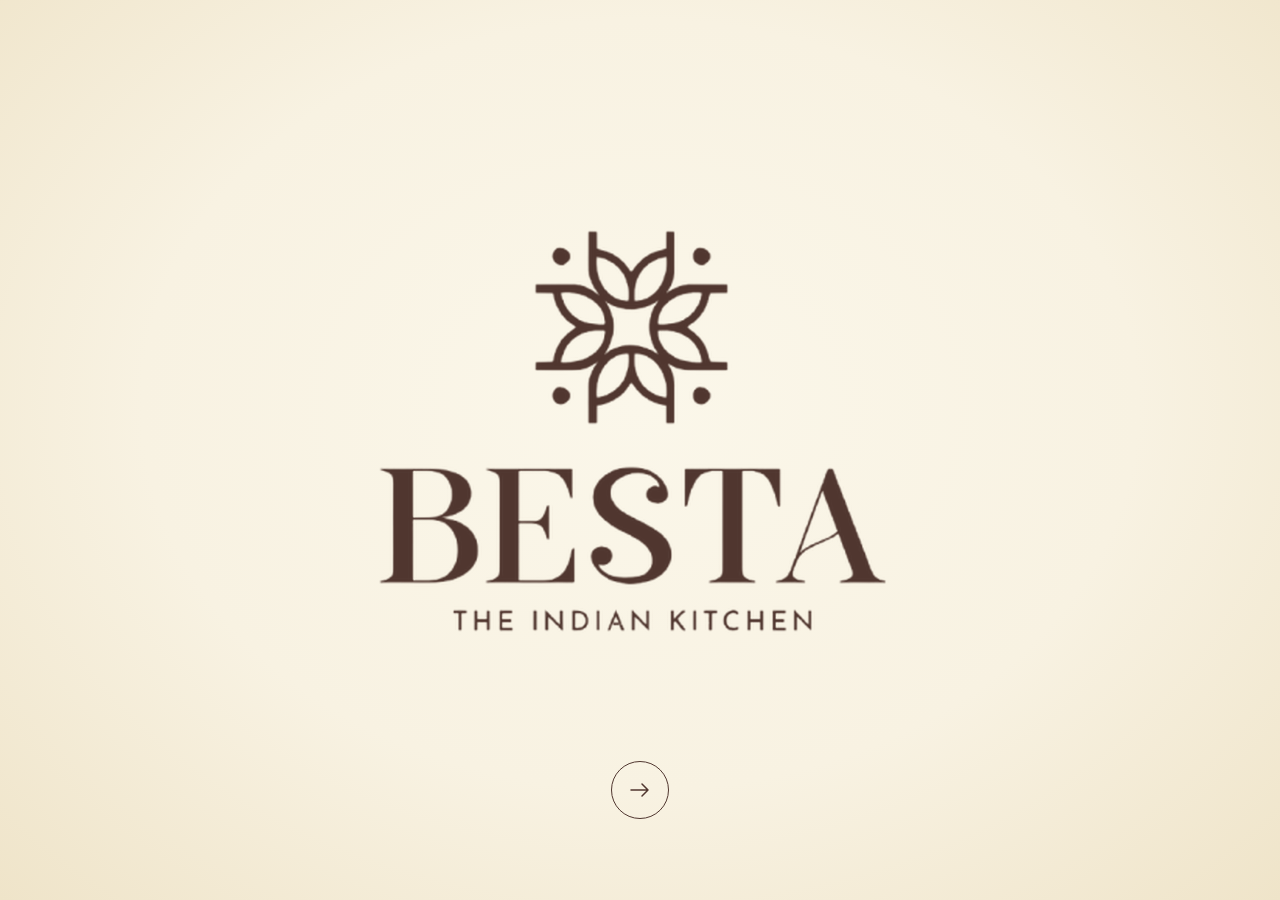
<file: index.html>
<!DOCTYPE html>
<html lang="en">
<head>
<meta charset="UTF-8">
<meta name="viewport" content="width=device-width, initial-scale=1.0, maximum-scale=1.0, user-scalable=no">
<title>Besta — The Indian Kitchen</title>
<link rel="stylesheet" href="style.css">
<link rel="stylesheet" href="games.css">
<link rel="stylesheet" href="intro.css">
<script src="https://accounts.google.com/gsi/client" async defer></script>
</head>
<body>
<!-- Icons: Font Awesome Free 6 (https://github.com/FortAwesome/Font-Awesome), CC BY 4.0 - https://creativecommons.org/licenses/by/4.0/ -->
<svg width="0" height="0" style="position:absolute" aria-hidden="true" focusable="false"><symbol id="fa-puzzle-piece" viewBox="0 0 512 512"><path d="M192 104.8c0-9.2-5.8-17.3-13.2-22.8C167.2 73.3 160 61.3 160 48c0-26.5 28.7-48 64-48s64 21.5 64 48c0 13.3-7.2 25.3-18.8 34c-7.4 5.5-13.2 13.6-13.2 22.8c0 12.8 10.4 23.2 23.2 23.2l56.8 0c26.5 0 48 21.5 48 48l0 56.8c0 12.8 10.4 23.2 23.2 23.2c9.2 0 17.3-5.8 22.8-13.2c8.7-11.6 20.7-18.8 34-18.8c26.5 0 48 28.7 48 64s-21.5 64-48 64c-13.3 0-25.3-7.2-34-18.8c-5.5-7.4-13.6-13.2-22.8-13.2c-12.8 0-23.2 10.4-23.2 23.2L384 464c0 26.5-21.5 48-48 48l-56.8 0c-12.8 0-23.2-10.4-23.2-23.2c0-9.2 5.8-17.3 13.2-22.8c11.6-8.7 18.8-20.7 18.8-34c0-26.5-28.7-48-64-48s-64 21.5-64 48c0 13.3 7.2 25.3 18.8 34c7.4 5.5 13.2 13.6 13.2 22.8c0 12.8-10.4 23.2-23.2 23.2L48 512c-26.5 0-48-21.5-48-48L0 343.2C0 330.4 10.4 320 23.2 320c9.2 0 17.3 5.8 22.8 13.2C54.7 344.8 66.7 352 80 352c26.5 0 48-28.7 48-64s-21.5-64-48-64c-13.3 0-25.3 7.2-34 18.8C40.5 250.2 32.4 256 23.2 256C10.4 256 0 245.6 0 232.8L0 176c0-26.5 21.5-48 48-48l120.8 0c12.8 0 23.2-10.4 23.2-23.2z"/></symbol><symbol id="fa-gamepad" viewBox="0 0 640 512"><path d="M192 64C86 64 0 150 0 256S86 448 192 448l256 0c106 0 192-86 192-192s-86-192-192-192L192 64zM496 168a40 40 0 1 1 0 80 40 40 0 1 1 0-80zM392 304a40 40 0 1 1 80 0 40 40 0 1 1 -80 0zM168 200c0-13.3 10.7-24 24-24s24 10.7 24 24l0 32 32 0c13.3 0 24 10.7 24 24s-10.7 24-24 24l-32 0 0 32c0 13.3-10.7 24-24 24s-24-10.7-24-24l0-32-32 0c-13.3 0-24-10.7-24-24s10.7-24 24-24l32 0 0-32z"/></symbol><symbol id="fa-gift" viewBox="0 0 512 512"><path d="M190.5 68.8L225.3 128l-1.3 0-72 0c-22.1 0-40-17.9-40-40s17.9-40 40-40l2.2 0c14.9 0 28.8 7.9 36.3 20.8zM64 88c0 14.4 3.5 28 9.6 40L32 128c-17.7 0-32 14.3-32 32l0 64c0 17.7 14.3 32 32 32l448 0c17.7 0 32-14.3 32-32l0-64c0-17.7-14.3-32-32-32l-41.6 0c6.1-12 9.6-25.6 9.6-40c0-48.6-39.4-88-88-88l-2.2 0c-31.9 0-61.5 16.9-77.7 44.4L256 85.5l-24.1-41C215.7 16.9 186.1 0 154.2 0L152 0C103.4 0 64 39.4 64 88zm336 0c0 22.1-17.9 40-40 40l-72 0-1.3 0 34.8-59.2C329.1 55.9 342.9 48 357.8 48l2.2 0c22.1 0 40 17.9 40 40zM32 288l0 176c0 26.5 21.5 48 48 48l144 0 0-224L32 288zM288 512l144 0c26.5 0 48-21.5 48-48l0-176-192 0 0 224z"/></symbol><symbol id="fa-camera" viewBox="0 0 512 512"><path d="M149.1 64.8L138.7 96 64 96C28.7 96 0 124.7 0 160L0 416c0 35.3 28.7 64 64 64l384 0c35.3 0 64-28.7 64-64l0-256c0-35.3-28.7-64-64-64l-74.7 0L362.9 64.8C356.4 45.2 338.1 32 317.4 32L194.6 32c-20.7 0-39 13.2-45.5 32.8zM256 192a96 96 0 1 1 0 192 96 96 0 1 1 0-192z"/></symbol><symbol id="fa-image" viewBox="0 0 512 512"><path d="M0 96C0 60.7 28.7 32 64 32l384 0c35.3 0 64 28.7 64 64l0 320c0 35.3-28.7 64-64 64L64 480c-35.3 0-64-28.7-64-64L0 96zM323.8 202.5c-4.5-6.6-11.9-10.5-19.8-10.5s-15.4 3.9-19.8 10.5l-87 127.6L170.7 297c-4.6-5.7-11.5-9-18.7-9s-14.2 3.3-18.7 9l-64 80c-5.8 7.2-6.9 17.1-2.9 25.4s12.4 13.6 21.6 13.6l96 0 32 0 208 0c8.9 0 17.1-4.9 21.2-12.8s3.6-17.4-1.4-24.7l-120-176zM112 192a48 48 0 1 0 0-96 48 48 0 1 0 0 96z"/></symbol><symbol id="fa-eye" viewBox="0 0 576 512"><path d="M288 32c-80.8 0-145.5 36.8-192.6 80.6C48.6 156 17.3 208 2.5 243.7c-3.3 7.9-3.3 16.7 0 24.6C17.3 304 48.6 356 95.4 399.4C142.5 443.2 207.2 480 288 480s145.5-36.8 192.6-80.6c46.8-43.5 78.1-95.4 93-131.1c3.3-7.9 3.3-16.7 0-24.6c-14.9-35.7-46.2-87.7-93-131.1C433.5 68.8 368.8 32 288 32zM144 256a144 144 0 1 1 288 0 144 144 0 1 1 -288 0zm144-64c0 35.3-28.7 64-64 64c-7.1 0-13.9-1.2-20.3-3.3c-5.5-1.8-11.9 1.6-11.7 7.4c.3 6.9 1.3 13.8 3.2 20.7c13.7 51.2 66.4 81.6 117.6 67.9s81.6-66.4 67.9-117.6c-11.1-41.5-47.8-69.4-88.6-71.1c-5.8-.2-9.2 6.1-7.4 11.7c2.1 6.4 3.3 13.2 3.3 20.3z"/></symbol><symbol id="fa-medal" viewBox="0 0 512 512"><path d="M4.1 38.2C1.4 34.2 0 29.4 0 24.6C0 11 11 0 24.6 0L133.9 0c11.2 0 21.7 5.9 27.4 15.5l68.5 114.1c-48.2 6.1-91.3 28.6-123.4 61.9L4.1 38.2zm503.7 0L405.6 191.5c-32.1-33.3-75.2-55.8-123.4-61.9L350.7 15.5C356.5 5.9 366.9 0 378.1 0L487.4 0C501 0 512 11 512 24.6c0 4.8-1.4 9.6-4.1 13.6zM80 336a176 176 0 1 1 352 0A176 176 0 1 1 80 336zm184.4-94.9c-3.4-7-13.3-7-16.8 0l-22.4 45.4c-1.4 2.8-4 4.7-7 5.1L168 298.9c-7.7 1.1-10.7 10.5-5.2 16l36.3 35.4c2.2 2.2 3.2 5.2 2.7 8.3l-8.6 49.9c-1.3 7.6 6.7 13.5 13.6 9.9l44.8-23.6c2.7-1.4 6-1.4 8.7 0l44.8 23.6c6.9 3.6 14.9-2.2 13.6-9.9l-8.6-49.9c-.5-3 .5-6.1 2.7-8.3l36.3-35.4c5.6-5.4 2.5-14.8-5.2-16l-50.1-7.3c-3-.4-5.7-2.4-7-5.1l-22.4-45.4z"/></symbol><symbol id="fa-trophy" viewBox="0 0 576 512"><path d="M400 0L176 0c-26.5 0-48.1 21.8-47.1 48.2c.2 5.3 .4 10.6 .7 15.8L24 64C10.7 64 0 74.7 0 88c0 92.6 33.5 157 78.5 200.7c44.3 43.1 98.3 64.8 138.1 75.8c23.4 6.5 39.4 26 39.4 45.6c0 20.9-17 37.9-37.9 37.9L192 448c-17.7 0-32 14.3-32 32s14.3 32 32 32l192 0c17.7 0 32-14.3 32-32s-14.3-32-32-32l-26.1 0C337 448 320 431 320 410.1c0-19.6 15.9-39.2 39.4-45.6c39.9-11 93.9-32.7 138.2-75.8C542.5 245 576 180.6 576 88c0-13.3-10.7-24-24-24L446.4 64c.3-5.2 .5-10.4 .7-15.8C448.1 21.8 426.5 0 400 0zM48.9 112l84.4 0c9.1 90.1 29.2 150.3 51.9 190.6c-24.9-11-50.8-26.5-73.2-48.3c-32-31.1-58-76-63-142.3zM464.1 254.3c-22.4 21.8-48.3 37.3-73.2 48.3c22.7-40.3 42.8-100.5 51.9-190.6l84.4 0c-5.1 66.3-31.1 111.2-63 142.3z"/></symbol><symbol id="fa-hand-pointer" viewBox="0 0 448 512"><path d="M128 40c0-22.1 17.9-40 40-40s40 17.9 40 40l0 148.2c8.5-7.6 19.7-12.2 32-12.2c20.6 0 38.2 13 45 31.2c8.8-9.3 21.2-15.2 35-15.2c25.3 0 46 19.5 47.9 44.3c8.5-7.7 19.8-12.3 32.1-12.3c26.5 0 48 21.5 48 48l0 48 0 16 0 48c0 70.7-57.3 128-128 128l-16 0-64 0-.1 0-5.2 0c-5 0-9.9-.3-14.7-1c-55.3-5.6-106.2-34-140-79L8 336c-13.3-17.7-9.7-42.7 8-56s42.7-9.7 56 8l56 74.7L128 40zM240 304c0-8.8-7.2-16-16-16s-16 7.2-16 16l0 96c0 8.8 7.2 16 16 16s16-7.2 16-16l0-96zm48-16c-8.8 0-16 7.2-16 16l0 96c0 8.8 7.2 16 16 16s16-7.2 16-16l0-96c0-8.8-7.2-16-16-16zm80 16c0-8.8-7.2-16-16-16s-16 7.2-16 16l0 96c0 8.8 7.2 16 16 16s16-7.2 16-16l0-96z"/></symbol><symbol id="fa-forward" viewBox="0 0 512 512"><path d="M52.5 440.6c-9.5 7.9-22.8 9.7-34.1 4.4S0 428.4 0 416L0 96C0 83.6 7.2 72.3 18.4 67s24.5-3.6 34.1 4.4L224 214.3l0 41.7 0 41.7L52.5 440.6zM256 352l0-96 0-128 0-32c0-12.4 7.2-23.7 18.4-29s24.5-3.6 34.1 4.4l192 160c7.3 6.1 11.5 15.1 11.5 24.6s-4.2 18.5-11.5 24.6l-192 160c-9.5 7.9-22.8 9.7-34.1 4.4s-18.4-16.6-18.4-29l0-64z"/></symbol><symbol id="fa-arrow-left" viewBox="0 0 448 512"><path d="M9.4 233.4c-12.5 12.5-12.5 32.8 0 45.3l160 160c12.5 12.5 32.8 12.5 45.3 0s12.5-32.8 0-45.3L109.2 288 416 288c17.7 0 32-14.3 32-32s-14.3-32-32-32l-306.7 0L214.6 118.6c12.5-12.5 12.5-32.8 0-45.3s-32.8-12.5-45.3 0l-160 160z"/></symbol><symbol id="fa-flask" viewBox="0 0 448 512"><path d="M288 0L160 0 128 0C110.3 0 96 14.3 96 32s14.3 32 32 32l0 132.8c0 11.8-3.3 23.5-9.5 33.5L10.3 406.2C3.6 417.2 0 429.7 0 442.6C0 480.9 31.1 512 69.4 512l309.2 0c38.3 0 69.4-31.1 69.4-69.4c0-12.8-3.6-25.4-10.3-36.4L329.5 230.4c-6.2-10.1-9.5-21.7-9.5-33.5L320 64c17.7 0 32-14.3 32-32s-14.3-32-32-32L288 0zM192 196.8L192 64l64 0 0 132.8c0 23.7 6.6 46.9 19 67.1L309.5 320l-171 0L173 263.9c12.4-20.2 19-43.4 19-67.1z"/></symbol></svg>
<div id="app">

  <!-- ============ HOME ============ -->
  <div class="screen active" id="screen-home">
    <div class="brand-mark">
      <img src="assets/logo.jpg" alt="Besta — The Indian Kitchen">
      <div class="brand-name">Besta</div>
      <div class="brand-sub">The Indian Kitchen</div>
    </div>
    <p style="max-width:380px; text-align:center; opacity:.65; margin:22px 0 26px; line-height:1.6; font-size:14.5px;">
      A little something to enjoy while your table's being prepared.
    </p>
    <div id="googleBtnHome"></div>
    <div class="fine-print">Signing in lets us save your scores and keep you on the leaderboard.</div>
  </div>

  <!-- ============ NOTIFY / OFFERS POPUP ============ -->
  <div class="screen" id="screen-notify">
    <div class="panel" style="width:min(440px,92vw); text-align:center;">
      <div style="font-size:28px; margin-bottom:10px; color:var(--gold);"><svg class="fa" aria-hidden="true"><use href="#fa-gift"/></svg></div>
      <h2 style="font-size:22px; margin-bottom:8px;">Unlock Exclusive Offers</h2>
      <p style="opacity:.65; font-size:14px; line-height:1.6; margin:0 0 20px;">
        Get notified about surprise coupons, up to 80% off, and dine-in specials at Besta.
      </p>
      <div id="notifyNameWrap" style="text-align:left;">
        <label class="field-label">Your Name</label>
        <input type="text" class="field-input" id="notifyName" placeholder="e.g. Priya" maxlength="40" autocomplete="off">
      </div>
      <label class="field-label" style="text-align:left;">Mobile Number</label>
      <input type="tel" inputmode="numeric" class="field-input" id="notifyPhone" placeholder="e.g. 98765 43210" maxlength="16" autocomplete="off">
      <div class="msg" id="notifyMsg"></div>
      <button class="btn btn-gold" id="notifySaveBtn" style="width:100%;">Notify Me</button>
      <div class="fine-print" style="margin-top:12px;">By tapping Notify Me, you agree to receive promotional messages from Besta.</div>
      <button class="btn-text" id="notifySkipBtn" style="margin-top:14px;">Maybe later</button>
    </div>
  </div>

  <!-- ============ GAME PICKER ============ -->
  <div class="screen" id="screen-picker">
    <div class="label-track" style="margin-bottom:8px;">Welcome</div>
    <h1 style="font-size:clamp(24px,3.2vw,34px); margin-bottom:26px;">What would you like to play?</h1>
    <div class="game-grid" id="gameGrid"></div>
    <button class="btn-text" id="signOutBtn" style="margin-top:30px;">Done — Sign Out</button>
  </div>

  <!-- ============ TABLE TIME ============ -->
  <div class="screen" id="screen-orderup-capture">
    <div class="panel" style="width:min(460px,92vw); text-align:center;">
      <div class="label-track">Table Time</div>
      <h2 style="font-size:24px; margin:8px 0 18px;">Take Your Photo</h2>
      <button class="btn btn-primary" id="ouTakePhotoBtn" style="width:100%; margin-bottom:10px;"><svg class="fa" aria-hidden="true"><use href="#fa-camera"/></svg>Take Your Photo</button>
      <button class="btn btn-ghost" id="ouGalleryBtn" style="width:100%;"><svg class="fa" aria-hidden="true"><use href="#fa-image"/></svg>Choose from Gallery</button>
      <input type="file" id="ouCameraInput" accept="image/*" capture="user" style="display:none;">
      <input type="file" id="ouGalleryInput" accept="image/*" style="display:none;">
    </div>
    <button class="btn-text" id="ouBackBtn1" style="margin-top:18px;"><svg class="fa" aria-hidden="true"><use href="#fa-arrow-left"/></svg>Back to games</button>
  </div>

  <div id="ouCameraOverlay" class="cam-overlay">
    <video id="ouCameraVideo" autoplay playsinline muted></video>
    <div style="display:flex; gap:16px; margin-top:22px;">
      <button class="btn btn-ghost" id="ouCamCancelBtn" style="color:#fff;border-color:#fff;">Cancel</button>
      <button class="shutter-btn" id="ouCamShutterBtn" aria-label="Take photo"></button>
    </div>
  </div>

  <div class="screen" id="screen-orderup-puzzle">
    <div class="puzzle-header">
      <div class="timer" id="ouTimerLabel">0:00</div>
      <button class="btn-text" id="ouPeekBtn"><svg class="fa" aria-hidden="true"><use href="#fa-eye"/></svg>Hold to Peek</button>
    </div>
    <div id="ouBoardWrap"><div id="ouBoard"></div></div>
  </div>
  <div id="ouPeekBackdrop" class="peek-backdrop"></div>
  <div id="ouPeekThumb" class="peek-thumb"></div>

  <div class="screen" id="screen-orderup-tutorial">
    <div class="panel" style="width:min(440px,90vw); text-align:center;">
      <div class="label-track" id="ouTutLabel">Step 1 of 3</div>
      <div id="ouTutText" style="font-family:var(--font-display); font-size:19px; margin:14px 0; min-height:2.6em;"></div>
      <div id="ouTutDemo" class="tut-demo">
        <div class="tut-hand"><svg class="fa" aria-hidden="true"><use href="#fa-hand-pointer"/></svg></div>
        <div class="tut-tile a"></div>
        <div class="tut-tile b"></div>
      </div>
      <div style="display:flex; justify-content:space-between; align-items:center; margin-top:14px;">
        <button class="btn-text" id="ouTutSkipBtn">Skip<svg class="fa after" aria-hidden="true"><use href="#fa-forward"/></svg></button>
        <button class="btn btn-ghost" id="ouTutNextBtn">Next</button>
      </div>
    </div>
  </div>

  <div class="screen" id="screen-orderup-win">
    <div class="panel" style="width:min(460px,92vw); text-align:center;" id="ouWinPanel">
      <div class="label-track">Table Time</div>
      <h2 style="font-size:26px; margin:10px 0;">Solved!</h2>
      <div style="font-size:15px; opacity:.7; margin-bottom:20px;" id="ouWinTimeLabel">0:00</div>
      <button class="btn btn-primary" id="ouViewLeaderboardBtn" style="width:100%; margin-bottom:10px;">View Leaderboard</button>
      <button class="btn btn-ghost" id="ouBackBtn2" style="width:100%;">Back to Games</button>
    </div>
  </div>

  <div class="screen" id="screen-orderup-leaderboard">
    <div class="panel" style="width:min(440px,92vw); text-align:center;">
      <div class="label-track">Today's Fastest</div>
      <h2 style="font-size:22px; margin:8px 0 16px;">Table Time Leaderboard</h2>
      <div id="ouLbList"></div>
      <button class="btn btn-primary" id="ouBackBtn3" style="width:100%; margin-top:18px;">Back to Games</button>
    </div>
  </div>

  <!-- ============ DASARA ARCADE (Durga Maa vs Asuras) ============ -->
  <div class="screen" id="screen-durga">
    <div class="durga-bar">
      <button class="btn-text" id="durgaBackBtn" style="opacity:.8;"><svg class="fa" aria-hidden="true"><use href="#fa-arrow-left"/></svg>Back to games</button>
      <div class="label-track">Dasara Arcade</div>
      <span style="width:110px;"></span>
    </div>
    <div class="durga-stage">
      <iframe id="durgaFrame" title="Dasara Arcade — Durga Maa vs Asuras" allow="autoplay"></iframe>
      <div id="durgaStatus" class="durga-status">
        <div id="durgaStatusText">Loading Dasara Arcade…</div>
        <button class="btn btn-ghost" id="durgaRetryBtn" style="display:none; margin-top:14px;">Try again</button>
      </div>
    </div>
  </div>

  <footer class="credit">BESTA · THE INDIAN KITCHEN · VIJAYAWADA</footer>
</div>

<!-- ANIMATED LOGO INTRO — first thing shown on load. Tapping the arrow
     skips straight into the app (no-login trial build). -->
<div id="intro">
  <div class="stage" id="st"></div>
  <button id="go" aria-label="Enter the site"><svg viewBox="0 0 24 24" fill="none" stroke="currentColor" stroke-width="1.5" stroke-linecap="round" stroke-linejoin="round"><path d="M3 12h17M14 6l6 6-6 6"/></svg></button>
</div>

<script src="config.js"></script>
<script src="app.js"></script>
<script src="games/order-up.js"></script>
<script src="games/demon-hunt.js"></script>
<script src="intro.js"></script>
</body>
</html>
</file>
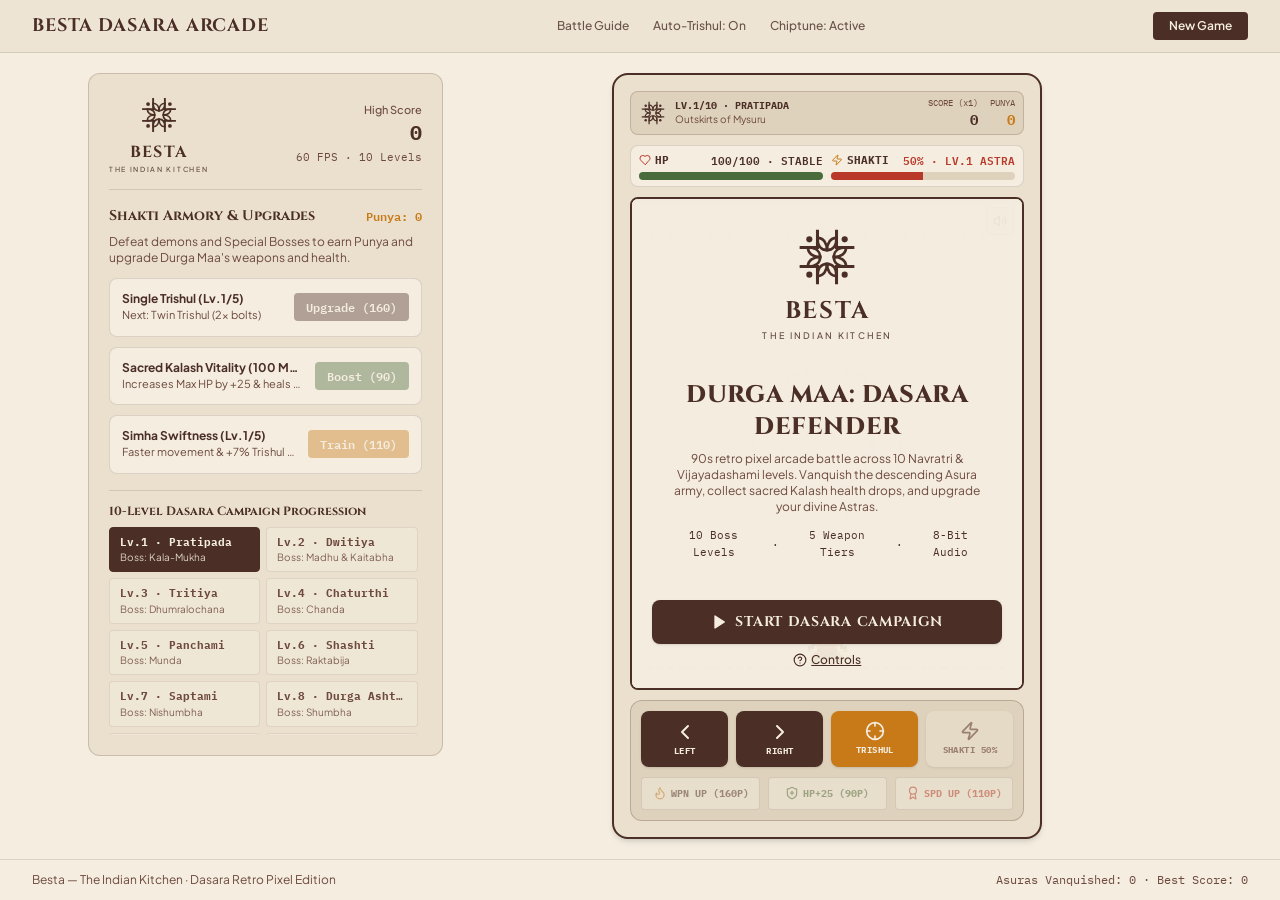
<file: games/durga/index.html>
<!doctype html>
<html lang="en">
  <head>
    <meta charset="UTF-8" />
    <meta name="viewport" content="width=device-width, initial-scale=1.0, maximum-scale=1.0, user-scalable=no" />
    <title>Dasara Arcade — Durga Maa vs Asuras · Besta</title>
    <link rel="preconnect" href="https://fonts.googleapis.com">
    <link rel="preconnect" href="https://fonts.gstatic.com" crossorigin>
    <link href="https://fonts.googleapis.com/css2?family=Cinzel:wght@600;700;800&family=IBM+Plex+Mono:wght@500;600;700&family=Plus+Jakarta+Sans:wght@400;500;600;700&display=swap" rel="stylesheet">
    <style>
/* Generated utility CSS for the Durga game (subset of Tailwind v4 actually used). */
*,::after,::before{box-sizing:border-box;margin:0;padding:0;border:0 solid}
html{line-height:1.5;-webkit-text-size-adjust:100%;font-family:'Plus Jakarta Sans',ui-sans-serif,system-ui,sans-serif}
body{line-height:inherit;font-family:'Plus Jakarta Sans',sans-serif;background-color:#F4EDE0;color:#4B2E26;overflow-x:hidden;touch-action:manipulation;-webkit-font-smoothing:antialiased}
h1,h2,h3,h4{font-size:inherit;font-weight:inherit;font-family:'Cinzel',serif}
button,input,select,textarea{font:inherit;color:inherit;background:transparent;letter-spacing:inherit}
button{cursor:pointer;text-align:inherit}
img,svg,canvas,video{display:block;vertical-align:middle}
img,video{max-width:100%;height:auto}
ol,ul{list-style:none}
a{color:inherit;text-decoration:inherit}
[hidden]{display:none}
.pixel-canvas{image-rendering:pixelated;image-rendering:crisp-edges}

.absolute{position:absolute}
.aspect-\[4\/5\]{aspect-ratio:4/5}
.bg-\[\#4A6B3B\]{background-color:#4A6B3B}
.bg-\[\#4B2E26\]{background-color:#4B2E26}
.bg-\[\#B93829\]{background-color:#B93829}
.bg-\[\#B93829\]\/10{background-color:color-mix(in srgb, #B93829 10%, transparent)}
.bg-\[\#C87A19\]{background-color:#C87A19}
.bg-\[\#DFD2BC\]{background-color:#DFD2BC}
.bg-\[\#EAE0CD\]{background-color:#EAE0CD}
.bg-\[\#EAE0CD\]\/60{background-color:color-mix(in srgb, #EAE0CD 60%, transparent)}
.bg-\[\#EAE0CD\]\/90{background-color:color-mix(in srgb, #EAE0CD 90%, transparent)}
.bg-\[\#F4EDE0\]{background-color:#F4EDE0}
.bg-\[\#F4EDE0\]\/50{background-color:color-mix(in srgb, #F4EDE0 50%, transparent)}
.bg-\[\#F4EDE0\]\/92{background-color:color-mix(in srgb, #F4EDE0 92%, transparent)}
.bg-\[\#F4EDE0\]\/95{background-color:color-mix(in srgb, #F4EDE0 95%, transparent)}
.block{display:block}
.border{border-width:1px}
.border-2{border-width:2px}
.border-\[\#4A6B3B\]\/30{border-color:color-mix(in srgb, #4A6B3B 30%, transparent)}
.border-\[\#4B2E26\]{border-color:#4B2E26}
.border-\[\#4B2E26\]\/10{border-color:color-mix(in srgb, #4B2E26 10%, transparent)}
.border-\[\#4B2E26\]\/15{border-color:color-mix(in srgb, #4B2E26 15%, transparent)}
.border-\[\#4B2E26\]\/20{border-color:color-mix(in srgb, #4B2E26 20%, transparent)}
.border-\[\#4B2E26\]\/25{border-color:color-mix(in srgb, #4B2E26 25%, transparent)}
.border-\[\#4B2E26\]\/30{border-color:color-mix(in srgb, #4B2E26 30%, transparent)}
.border-\[\#B93829\]{border-color:#B93829}
.border-b{border-bottom-width:1px}
.border-t{border-top-width:1px}
.cursor-not-allowed{cursor:not-allowed}
.cursor-pointer{cursor:pointer}
.duration-100{transition-duration:100ms}
.duration-150{transition-duration:150ms}
.fill-current{fill:currentColor}
.flex{display:flex}
.flex-1{flex:1}
.flex-col{flex-direction:column}
.font-bold{font-weight:700}
.font-display{font-family:'Cinzel',serif}
.font-extrabold{font-weight:800}
.font-medium{font-weight:500}
.font-mono-tabular{font-family:'IBM Plex Mono',monospace;font-variant-numeric:tabular-nums}
.font-semibold{font-weight:600}
.gap-1{gap:0.25rem}
.gap-1\.5{gap:0.375rem}
.gap-2{gap:0.5rem}
.gap-2\.5{gap:0.625rem}
.gap-3{gap:0.75rem}
.gap-4{gap:1rem}
.gap-5{gap:1.25rem}
.gap-6{gap:1.5rem}
.gap-8{gap:2rem}
.grid{display:grid}
.grid-cols-1{grid-template-columns:repeat(1,minmax(0,1fr))}
.grid-cols-2{grid-template-columns:repeat(2,minmax(0,1fr))}
.grid-cols-3{grid-template-columns:repeat(3,minmax(0,1fr))}
.grid-cols-4{grid-template-columns:repeat(4,minmax(0,1fr))}
.h-14{height:3.5rem}
.h-2{height:0.5rem}
.h-24{height:6rem}
.h-3{height:0.75rem}
.h-3\.5{height:0.875rem}
.h-4{height:1rem}
.h-5{height:1.25rem}
.h-6{height:1.5rem}
.h-9{height:2.25rem}
.h-full{height:100%}
.hidden{display:none}
.inline{display:inline}
.inline-flex{display:inline-flex}
.inset-0{inset:0}
.items-center{align-items:center}
.items-start{align-items:flex-start}
.justify-between{justify-content:space-between}
.justify-center{justify-content:center}
.leading-none{line-height:1}
.leading-relaxed{line-height:1.625}
.leading-tight{line-height:1.25}
.max-h-52{max-height:13rem}
.max-w-6xl{max-width:72rem}
.max-w-\[135px\]{max-width:135px}
.max-w-\[210px\]{max-width:210px}
.max-w-\[230px\]{max-width:230px}
.max-w-\[430px\]{max-width:430px}
.max-w-xs{max-width:20rem}
.mb-1{margin-bottom:0.25rem}
.mb-2{margin-bottom:0.5rem}
.mb-3{margin-bottom:0.75rem}
.min-h-screen{min-height:100vh}
.min-w-0{min-width:0}
.ml-2{margin-left:0.5rem}
.mr-1{margin-right:0.25rem}
.mt-0\.5{margin-top:0.125rem}
.mt-1{margin-top:0.25rem}
.mt-3{margin-top:0.75rem}
.mx-auto{margin-left:auto;margin-right:auto}
.my-2{margin-top:0.5rem;margin-bottom:0.5rem}
.object-contain{object-fit:contain}
.opacity-60{opacity:0.6}
.opacity-85{opacity:0.85}
.overflow-hidden{overflow:hidden}
.overflow-y-auto{overflow-y:auto}
.p-1\.5{padding:0.375rem}
.p-2\.5{padding:0.625rem}
.p-3{padding:0.75rem}
.p-4{padding:1rem}
.p-5{padding:1.25rem}
.p-6{padding:1.5rem}
.pb-4{padding-bottom:1rem}
.pixel-canvas{image-rendering:pixelated;image-rendering:crisp-edges}
.pr-1{padding-right:0.25rem}
.pt-0\.5{padding-top:0.125rem}
.pt-1{padding-top:0.25rem}
.pt-3{padding-top:0.75rem}
.px-2{padding-left:0.5rem;padding-right:0.5rem}
.px-2\.5{padding-left:0.625rem;padding-right:0.625rem}
.px-3{padding-left:0.75rem;padding-right:0.75rem}
.px-4{padding-left:1rem;padding-right:1rem}
.px-5{padding-left:1.25rem;padding-right:1.25rem}
.py-1{padding-top:0.25rem;padding-bottom:0.25rem}
.py-1\.5{padding-top:0.375rem;padding-bottom:0.375rem}
.py-2{padding-top:0.5rem;padding-bottom:0.5rem}
.py-2\.5{padding-top:0.625rem;padding-bottom:0.625rem}
.py-3{padding-top:0.75rem;padding-bottom:0.75rem}
.relative{position:relative}
.right-2{right:0.5rem}
.rounded{border-radius:.25rem}
.rounded-2xl{border-radius:1rem}
.rounded-lg{border-radius:.5rem}
.rounded-xl{border-radius:.75rem}
.select-none{user-select:none}
.shadow{box-shadow:0 1px 3px 0 rgb(0 0 0 / .1), 0 1px 2px -1px rgb(0 0 0 / .1)}
.shadow-inner{box-shadow:inset 0 2px 4px 0 rgb(0 0 0 / .05)}
.shadow-md{box-shadow:0 4px 6px -1px rgb(0 0 0 / .1), 0 2px 4px -2px rgb(0 0 0 / .1)}
.shrink-0{flex-shrink:0}
.space-y-1 > :not([hidden]) ~ :not([hidden]){margin-top:0.25rem}
.space-y-2 > :not([hidden]) ~ :not([hidden]){margin-top:0.5rem}
.space-y-2\.5 > :not([hidden]) ~ :not([hidden]){margin-top:0.625rem}
.space-y-3 > :not([hidden]) ~ :not([hidden]){margin-top:0.75rem}
.space-y-4 > :not([hidden]) ~ :not([hidden]){margin-top:1rem}
.text-2xl{font-size:1.5rem;line-height:calc(2 / 1.5)}
.text-\[\#4A6B3B\]{color:#4A6B3B}
.text-\[\#4B2E26\]{color:#4B2E26}
.text-\[\#4B2E26\]\/80{color:color-mix(in srgb, #4B2E26 80%, transparent)}
.text-\[\#4B2E26\]\/85{color:color-mix(in srgb, #4B2E26 85%, transparent)}
.text-\[\#6E493E\]{color:#6E493E}
.text-\[\#B93829\]{color:#B93829}
.text-\[\#C87A19\]{color:#C87A19}
.text-\[\#F4EDE0\]{color:#F4EDE0}
.text-\[10px\]{font-size:10px}
.text-\[11px\]{font-size:11px}
.text-\[7px\]{font-size:7px}
.text-\[9px\]{font-size:9px}
.text-base{font-size:1rem;line-height:calc(1.5 / 1)}
.text-center{text-align:center}
.text-left{text-align:left}
.text-lg{font-size:1.125rem;line-height:calc(1.75 / 1.125)}
.text-right{text-align:right}
.text-sm{font-size:.875rem;line-height:calc(1.25 / .875)}
.text-xl{font-size:1.25rem;line-height:calc(1.75 / 1.25)}
.text-xs{font-size:.75rem;line-height:calc(1 / .75)}
.top-2{top:0.5rem}
.touch-none{touch-action:none}
.tracking-\[0\.08em\]{letter-spacing:0.08em}
.tracking-\[0\.24em\]{letter-spacing:0.24em}
.tracking-wide{letter-spacing:.025em}
.tracking-wider{letter-spacing:.05em}
.transition-all{transition-property:all;transition-timing-function:cubic-bezier(.4,0,.2,1);transition-duration:.15s}
.transition-colors{transition-property:color,background-color,border-color,text-decoration-color,fill,stroke;transition-timing-function:cubic-bezier(.4,0,.2,1);transition-duration:.15s}
.transition-opacity{transition-property:opacity;transition-timing-function:cubic-bezier(.4,0,.2,1);transition-duration:.15s}
.transition-transform{transition-property:transform,translate,scale,rotate;transition-timing-function:cubic-bezier(.4,0,.2,1);transition-duration:.15s}
.truncate{overflow:hidden;text-overflow:ellipsis;white-space:nowrap}
.underline{text-decoration-line:underline}
.uppercase{text-transform:uppercase}
.w-3{width:0.75rem}
.w-3\.5{width:0.875rem}
.w-4{width:1rem}
.w-5{width:1.25rem}
.w-6{width:1.5rem}
.w-auto{width:auto}
.w-full{width:100%}
.whitespace-nowrap{white-space:nowrap}
.z-10{z-index:10}
.z-20{z-index:20}
.active\:bg-\[\#6E493E\]:active{background-color:#6E493E}
.active\:bg-\[\#EAE0CD\]:active{background-color:#EAE0CD}
.active\:opacity-90:active{opacity:0.9}
.active\:translate-y-0\.5:active{translate:0 0.125rem}
.disabled\:cursor-not-allowed:disabled{cursor:not-allowed}
.disabled\:opacity-40:disabled{opacity:0.4}
.disabled\:opacity-45:disabled{opacity:0.45}
.hover\:bg-\[\#6E493E\]:hover{background-color:#6E493E}
.hover\:bg-\[\#DFD2BC\]:hover{background-color:#DFD2BC}
.hover\:bg-\[\#EAE0CD\]:hover{background-color:#EAE0CD}
.hover\:opacity-90:hover{opacity:0.9}
.hover\:text-\[\#4B2E26\]:hover{color:#4B2E26}
.hover\:underline:hover{text-decoration-line:underline}
@media (min-width:40rem){.sm\:flex{display:flex}.sm\:items-center{align-items:center}.sm\:justify-between{justify-content:space-between}.sm\:mt-0{margin-top:0rem}.sm\:p-4{padding:1rem}.sm\:px-6{padding-left:1.5rem;padding-right:1.5rem}.sm\:px-8{padding-left:2rem;padding-right:2rem}.sm\:py-5{padding-top:1.25rem;padding-bottom:1.25rem}.sm\:text-2xl{font-size:1.5rem;line-height:calc(2 / 1.5)}.sm\:text-lg{font-size:1.125rem;line-height:calc(1.75 / 1.125)}.sm\:text-sm{font-size:.875rem;line-height:calc(1.25 / .875)}}
@media (min-width:48rem){.md\:flex{display:flex}}
@media (min-width:64rem){.lg\:col-span-4{grid-column:span 4 / span 4}.lg\:col-span-8{grid-column:span 8 / span 8}.lg\:flex{display:flex}.lg\:grid-cols-12{grid-template-columns:repeat(12,minmax(0,1fr))}}
    </style>
  </head>
  <body>
    <div id="root"></div>
    <script>
      // Kiosk screens are often short and wide: scale the whole game down a little so
      // the Left / Right / Trishul buttons stay on screen without scrolling.
      (function () {
        var root = document.documentElement;
        function fit() {
          var z = Math.min(1, Math.max(0.55, window.innerHeight / 900));
          root.style.zoom = z === 1 ? '' : String(z);
        }
        fit();
        window.addEventListener('resize', fit);
      })();
    </script>
    <script>
(()=>{var rs=Object.create;var Y2=Object.defineProperty;var es=Object.getOwnPropertyDescriptor;var is=Object.getOwnPropertyNames;var os=Object.getPrototypeOf,ns=Object.prototype.hasOwnProperty;var ls=(t,a,r)=>a in t?Y2(t,a,{enumerable:!0,configurable:!0,writable:!0,value:r}):t[a]=r;var ma=(t,a)=>()=>(a||t((a={exports:{}}).exports,a),a.exports);var ds=(t,a,r,e)=>{if(a&&typeof a=="object"||typeof a=="function")for(let i of is(a))!ns.call(t,i)&&i!==r&&Y2(t,i,{get:()=>a[i],enumerable:!(e=es(a,i))||e.enumerable});return t};var Pa=(t,a,r)=>(r=t!=null?rs(os(t)):{},ds(a||!t||!t.__esModule?Y2(r,"default",{value:t,enumerable:!0}):r,t));var $a=(t,a,r)=>ls(t,typeof a!="symbol"?a+"":a,r);var ld=ma(ct=>{"use strict";function J2(t,a){var r=t.length;t.push(a);t:for(;0<r;){var e=r-1>>>1,i=t[e];if(0<ro(i,a))t[e]=a,t[r]=i,r=e;else break t}}function Ca(t){return t.length===0?null:t[0]}function io(t){if(t.length===0)return null;var a=t[0],r=t.pop();if(r!==a){t[0]=r;t:for(var e=0,i=t.length,o=i>>>1;e<o;){var n=2*(e+1)-1,l=t[n],c=n+1,g=t[c];if(0>ro(l,r))c<i&&0>ro(g,l)?(t[e]=g,t[c]=r,e=c):(t[e]=l,t[n]=r,e=n);else if(c<i&&0>ro(g,r))t[e]=g,t[c]=r,e=c;else break t}}return a}function ro(t,a){var r=t.sortIndex-a.sortIndex;return r!==0?r:t.id-a.id}ct.unstable_now=void 0;typeof performance=="object"&&typeof performance.now=="function"?($l=performance,ct.unstable_now=function(){return $l.now()}):(X2=Date,Il=X2.now(),ct.unstable_now=function(){return X2.now()-Il});var $l,X2,Il,Aa=[],Ia=[],cs=1,la=null,Dt=3,F2=!1,Pe=!1,$e=!1,P2=!1,rd=typeof setTimeout=="function"?setTimeout:null,ed=typeof clearTimeout=="function"?clearTimeout:null,td=typeof setImmediate<"u"?setImmediate:null;function eo(t){for(var a=Ca(Ia);a!==null;){if(a.callback===null)io(Ia);else if(a.startTime<=t)io(Ia),a.sortIndex=a.expirationTime,J2(Aa,a);else break;a=Ca(Ia)}}function $2(t){if($e=!1,eo(t),!Pe)if(Ca(Aa)!==null)Pe=!0,te||(te=!0,Ir());else{var a=Ca(Ia);a!==null&&I2($2,a.startTime-t)}}var te=!1,Ie=-1,id=5,od=-1;function nd(){return P2?!0:!(ct.unstable_now()-od<id)}function Q2(){if(P2=!1,te){var t=ct.unstable_now();od=t;var a=!0;try{t:{Pe=!1,$e&&($e=!1,ed(Ie),Ie=-1),F2=!0;var r=Dt;try{a:{for(eo(t),la=Ca(Aa);la!==null&&!(la.expirationTime>t&&nd());){var e=la.callback;if(typeof e=="function"){la.callback=null,Dt=la.priorityLevel;var i=e(la.expirationTime<=t);if(t=ct.unstable_now(),typeof i=="function"){la.callback=i,eo(t),a=!0;break a}la===Ca(Aa)&&io(Aa),eo(t)}else io(Aa);la=Ca(Aa)}if(la!==null)a=!0;else{var o=Ca(Ia);o!==null&&I2($2,o.startTime-t),a=!1}}break t}finally{la=null,Dt=r,F2=!1}a=void 0}}finally{a?Ir():te=!1}}}var Ir;typeof td=="function"?Ir=function(){td(Q2)}:typeof MessageChannel<"u"?(K2=new MessageChannel,ad=K2.port2,K2.port1.onmessage=Q2,Ir=function(){ad.postMessage(null)}):Ir=function(){rd(Q2,0)};var K2,ad;function I2(t,a){Ie=rd(function(){t(ct.unstable_now())},a)}ct.unstable_IdlePriority=5;ct.unstable_ImmediatePriority=1;ct.unstable_LowPriority=4;ct.unstable_NormalPriority=3;ct.unstable_Profiling=null;ct.unstable_UserBlockingPriority=2;ct.unstable_cancelCallback=function(t){t.callback=null};ct.unstable_forceFrameRate=function(t){0>t||125<t?console.error("forceFrameRate takes a positive int between 0 and 125, forcing frame rates higher than 125 fps is not supported"):id=0<t?Math.floor(1e3/t):5};ct.unstable_getCurrentPriorityLevel=function(){return Dt};ct.unstable_next=function(t){switch(Dt){case 1:case 2:case 3:var a=3;break;default:a=Dt}var r=Dt;Dt=a;try{return t()}finally{Dt=r}};ct.unstable_requestPaint=function(){P2=!0};ct.unstable_runWithPriority=function(t,a){switch(t){case 1:case 2:case 3:case 4:case 5:break;default:t=3}var r=Dt;Dt=t;try{return a()}finally{Dt=r}};ct.unstable_scheduleCallback=function(t,a,r){var e=ct.unstable_now();switch(typeof r=="object"&&r!==null?(r=r.delay,r=typeof r=="number"&&0<r?e+r:e):r=e,t){case 1:var i=-1;break;case 2:i=250;break;case 5:i=1073741823;break;case 4:i=1e4;break;default:i=5e3}return i=r+i,t={id:cs++,callback:a,priorityLevel:t,startTime:r,expirationTime:i,sortIndex:-1},r>e?(t.sortIndex=r,J2(Ia,t),Ca(Aa)===null&&t===Ca(Ia)&&($e?(ed(Ie),Ie=-1):$e=!0,I2($2,r-e))):(t.sortIndex=i,J2(Aa,t),Pe||F2||(Pe=!0,te||(te=!0,Ir()))),t};ct.unstable_shouldYield=nd;ct.unstable_wrapCallback=function(t){var a=Dt;return function(){var r=Dt;Dt=a;try{return t.apply(this,arguments)}finally{Dt=r}}}});var cd=ma((vp,dd)=>{"use strict";dd.exports=ld()});var Md=ma(E=>{"use strict";var rn=Symbol.for("react.transitional.element"),hs=Symbol.for("react.portal"),us=Symbol.for("react.fragment"),ss=Symbol.for("react.strict_mode"),gs=Symbol.for("react.profiler"),ps=Symbol.for("react.consumer"),fs=Symbol.for("react.context"),ks=Symbol.for("react.forward_ref"),vs=Symbol.for("react.suspense"),xs=Symbol.for("react.memo"),pd=Symbol.for("react.lazy"),Ls=Symbol.for("react.activity"),hd=Symbol.iterator;function Ms(t){return t===null||typeof t!="object"?null:(t=hd&&t[hd]||t["@@iterator"],typeof t=="function"?t:null)}var fd={isMounted:function(){return!1},enqueueForceUpdate:function(){},enqueueReplaceState:function(){},enqueueSetState:function(){}},kd=Object.assign,vd={};function re(t,a,r){this.props=t,this.context=a,this.refs=vd,this.updater=r||fd}re.prototype.isReactComponent={};re.prototype.setState=function(t,a){if(typeof t!="object"&&typeof t!="function"&&t!=null)throw Error("takes an object of state variables to update or a function which returns an object of state variables.");this.updater.enqueueSetState(this,t,a,"setState")};re.prototype.forceUpdate=function(t){this.updater.enqueueForceUpdate(this,t,"forceUpdate")};function xd(){}xd.prototype=re.prototype;function en(t,a,r){this.props=t,this.context=a,this.refs=vd,this.updater=r||fd}var on=en.prototype=new xd;on.constructor=en;kd(on,re.prototype);on.isPureReactComponent=!0;var ud=Array.isArray;function an(){}var ot={H:null,A:null,T:null,S:null},Ld=Object.prototype.hasOwnProperty;function nn(t,a,r){var e=r.ref;return{$$typeof:rn,type:t,key:a,ref:e!==void 0?e:null,props:r}}function ys(t,a){return nn(t.type,a,t.props)}function ln(t){return typeof t=="object"&&t!==null&&t.$$typeof===rn}function ms(t){var a={"=":"=0",":":"=2"};return"$"+t.replace(/[=:]/g,function(r){return a[r]})}var sd=/\/+/g;function tn(t,a){return typeof t=="object"&&t!==null&&t.key!=null?ms(""+t.key):a.toString(36)}function Cs(t){switch(t.status){case"fulfilled":return t.value;case"rejected":throw t.reason;default:switch(typeof t.status=="string"?t.then(an,an):(t.status="pending",t.then(function(a){t.status==="pending"&&(t.status="fulfilled",t.value=a)},function(a){t.status==="pending"&&(t.status="rejected",t.reason=a)})),t.status){case"fulfilled":return t.value;case"rejected":throw t.reason}}throw t}function ae(t,a,r,e,i){var o=typeof t;(o==="undefined"||o==="boolean")&&(t=null);var n=!1;if(t===null)n=!0;else switch(o){case"bigint":case"string":case"number":n=!0;break;case"object":switch(t.$$typeof){case rn:case hs:n=!0;break;case pd:return n=t._init,ae(n(t._payload),a,r,e,i)}}if(n)return i=i(t),n=e===""?"."+tn(t,0):e,ud(i)?(r="",n!=null&&(r=n.replace(sd,"$&/")+"/"),ae(i,a,r,"",function(g){return g})):i!=null&&(ln(i)&&(i=ys(i,r+(i.key==null||t&&t.key===i.key?"":(""+i.key).replace(sd,"$&/")+"/")+n)),a.push(i)),1;n=0;var l=e===""?".":e+":";if(ud(t))for(var c=0;c<t.length;c++)e=t[c],o=l+tn(e,c),n+=ae(e,a,r,o,i);else if(c=Ms(t),typeof c=="function")for(t=c.call(t),c=0;!(e=t.next()).done;)e=e.value,o=l+tn(e,c++),n+=ae(e,a,r,o,i);else if(o==="object"){if(typeof t.then=="function")return ae(Cs(t),a,r,e,i);throw a=String(t),Error("Objects are not valid as a React child (found: "+(a==="[object Object]"?"object with keys {"+Object.keys(t).join(", ")+"}":a)+"). If you meant to render a collection of children, use an array instead.")}return n}function oo(t,a,r){if(t==null)return t;var e=[],i=0;return ae(t,e,"","",function(o){return a.call(r,o,i++)}),e}function ws(t){if(t._status===-1){var a=t._result;a=a(),a.then(function(r){(t._status===0||t._status===-1)&&(t._status=1,t._result=r)},function(r){(t._status===0||t._status===-1)&&(t._status=2,t._result=r)}),t._status===-1&&(t._status=0,t._result=a)}if(t._status===1)return t._result.default;throw t._result}var gd=typeof reportError=="function"?reportError:function(t){if(typeof window=="object"&&typeof window.ErrorEvent=="function"){var a=new window.ErrorEvent("error",{bubbles:!0,cancelable:!0,message:typeof t=="object"&&t!==null&&typeof t.message=="string"?String(t.message):String(t),error:t});if(!window.dispatchEvent(a))return}else if(typeof process=="object"&&typeof process.emit=="function"){process.emit("uncaughtException",t);return}console.error(t)},Bs={map:oo,forEach:function(t,a,r){oo(t,function(){a.apply(this,arguments)},r)},count:function(t){var a=0;return oo(t,function(){a++}),a},toArray:function(t){return oo(t,function(a){return a})||[]},only:function(t){if(!ln(t))throw Error("React.Children.only expected to receive a single React element child.");return t}};E.Activity=Ls;E.Children=Bs;E.Component=re;E.Fragment=us;E.Profiler=gs;E.PureComponent=en;E.StrictMode=ss;E.Suspense=vs;E.__CLIENT_INTERNALS_DO_NOT_USE_OR_WARN_USERS_THEY_CANNOT_UPGRADE=ot;E.__COMPILER_RUNTIME={__proto__:null,c:function(t){return ot.H.useMemoCache(t)}};E.cache=function(t){return function(){return t.apply(null,arguments)}};E.cacheSignal=function(){return null};E.cloneElement=function(t,a,r){if(t==null)throw Error("The argument must be a React element, but you passed "+t+".");var e=kd({},t.props),i=t.key;if(a!=null)for(o in a.key!==void 0&&(i=""+a.key),a)!Ld.call(a,o)||o==="key"||o==="__self"||o==="__source"||o==="ref"&&a.ref===void 0||(e[o]=a[o]);var o=arguments.length-2;if(o===1)e.children=r;else if(1<o){for(var n=Array(o),l=0;l<o;l++)n[l]=arguments[l+2];e.children=n}return nn(t.type,i,e)};E.createContext=function(t){return t={$$typeof:fs,_currentValue:t,_currentValue2:t,_threadCount:0,Provider:null,Consumer:null},t.Provider=t,t.Consumer={$$typeof:ps,_context:t},t};E.createElement=function(t,a,r){var e,i={},o=null;if(a!=null)for(e in a.key!==void 0&&(o=""+a.key),a)Ld.call(a,e)&&e!=="key"&&e!=="__self"&&e!=="__source"&&(i[e]=a[e]);var n=arguments.length-2;if(n===1)i.children=r;else if(1<n){for(var l=Array(n),c=0;c<n;c++)l[c]=arguments[c+2];i.children=l}if(t&&t.defaultProps)for(e in n=t.defaultProps,n)i[e]===void 0&&(i[e]=n[e]);return nn(t,o,i)};E.createRef=function(){return{current:null}};E.forwardRef=function(t){return{$$typeof:ks,render:t}};E.isValidElement=ln;E.lazy=function(t){return{$$typeof:pd,_payload:{_status:-1,_result:t},_init:ws}};E.memo=function(t,a){return{$$typeof:xs,type:t,compare:a===void 0?null:a}};E.startTransition=function(t){var a=ot.T,r={};ot.T=r;try{var e=t(),i=ot.S;i!==null&&i(r,e),typeof e=="object"&&e!==null&&typeof e.then=="function"&&e.then(an,gd)}catch(o){gd(o)}finally{a!==null&&r.types!==null&&(a.types=r.types),ot.T=a}};E.unstable_useCacheRefresh=function(){return ot.H.useCacheRefresh()};E.use=function(t){return ot.H.use(t)};E.useActionState=function(t,a,r){return ot.H.useActionState(t,a,r)};E.useCallback=function(t,a){return ot.H.useCallback(t,a)};E.useContext=function(t){return ot.H.useContext(t)};E.useDebugValue=function(){};E.useDeferredValue=function(t,a){return ot.H.useDeferredValue(t,a)};E.useEffect=function(t,a){return ot.H.useEffect(t,a)};E.useEffectEvent=function(t){return ot.H.useEffectEvent(t)};E.useId=function(){return ot.H.useId()};E.useImperativeHandle=function(t,a,r){return ot.H.useImperativeHandle(t,a,r)};E.useInsertionEffect=function(t,a){return ot.H.useInsertionEffect(t,a)};E.useLayoutEffect=function(t,a){return ot.H.useLayoutEffect(t,a)};E.useMemo=function(t,a){return ot.H.useMemo(t,a)};E.useOptimistic=function(t,a){return ot.H.useOptimistic(t,a)};E.useReducer=function(t,a,r){return ot.H.useReducer(t,a,r)};E.useRef=function(t){return ot.H.useRef(t)};E.useState=function(t){return ot.H.useState(t)};E.useSyncExternalStore=function(t,a,r){return ot.H.useSyncExternalStore(t,a,r)};E.useTransition=function(){return ot.H.useTransition()};E.version="19.2.5"});var ee=ma((Lp,yd)=>{"use strict";yd.exports=Md()});var Cd=ma(Ut=>{"use strict";var js=ee();function md(t){var a="https://react.dev/errors/"+t;if(1<arguments.length){a+="?args[]="+encodeURIComponent(arguments[1]);for(var r=2;r<arguments.length;r++)a+="&args[]="+encodeURIComponent(arguments[r])}return"Minified React error #"+t+"; visit "+a+" for the full message or use the non-minified dev environment for full errors and additional helpful warnings."}function tr(){}var Ot={d:{f:tr,r:function(){throw Error(md(522))},D:tr,C:tr,L:tr,m:tr,X:tr,S:tr,M:tr},p:0,findDOMNode:null},Ws=Symbol.for("react.portal");function bs(t,a,r){var e=3<arguments.length&&arguments[3]!==void 0?arguments[3]:null;return{$$typeof:Ws,key:e==null?null:""+e,children:t,containerInfo:a,implementation:r}}var ti=js.__CLIENT_INTERNALS_DO_NOT_USE_OR_WARN_USERS_THEY_CANNOT_UPGRADE;function no(t,a){if(t==="font")return"";if(typeof a=="string")return a==="use-credentials"?a:""}Ut.__DOM_INTERNALS_DO_NOT_USE_OR_WARN_USERS_THEY_CANNOT_UPGRADE=Ot;Ut.createPortal=function(t,a){var r=2<arguments.length&&arguments[2]!==void 0?arguments[2]:null;if(!a||a.nodeType!==1&&a.nodeType!==9&&a.nodeType!==11)throw Error(md(299));return bs(t,a,null,r)};Ut.flushSync=function(t){var a=ti.T,r=Ot.p;try{if(ti.T=null,Ot.p=2,t)return t()}finally{ti.T=a,Ot.p=r,Ot.d.f()}};Ut.preconnect=function(t,a){typeof t=="string"&&(a?(a=a.crossOrigin,a=typeof a=="string"?a==="use-credentials"?a:"":void 0):a=null,Ot.d.C(t,a))};Ut.prefetchDNS=function(t){typeof t=="string"&&Ot.d.D(t)};Ut.preinit=function(t,a){if(typeof t=="string"&&a&&typeof a.as=="string"){var r=a.as,e=no(r,a.crossOrigin),i=typeof a.integrity=="string"?a.integrity:void 0,o=typeof a.fetchPriority=="string"?a.fetchPriority:void 0;r==="style"?Ot.d.S(t,typeof a.precedence=="string"?a.precedence:void 0,{crossOrigin:e,integrity:i,fetchPriority:o}):r==="script"&&Ot.d.X(t,{crossOrigin:e,integrity:i,fetchPriority:o,nonce:typeof a.nonce=="string"?a.nonce:void 0})}};Ut.preinitModule=function(t,a){if(typeof t=="string")if(typeof a=="object"&&a!==null){if(a.as==null||a.as==="script"){var r=no(a.as,a.crossOrigin);Ot.d.M(t,{crossOrigin:r,integrity:typeof a.integrity=="string"?a.integrity:void 0,nonce:typeof a.nonce=="string"?a.nonce:void 0})}}else a==null&&Ot.d.M(t)};Ut.preload=function(t,a){if(typeof t=="string"&&typeof a=="object"&&a!==null&&typeof a.as=="string"){var r=a.as,e=no(r,a.crossOrigin);Ot.d.L(t,r,{crossOrigin:e,integrity:typeof a.integrity=="string"?a.integrity:void 0,nonce:typeof a.nonce=="string"?a.nonce:void 0,type:typeof a.type=="string"?a.type:void 0,fetchPriority:typeof a.fetchPriority=="string"?a.fetchPriority:void 0,referrerPolicy:typeof a.referrerPolicy=="string"?a.referrerPolicy:void 0,imageSrcSet:typeof a.imageSrcSet=="string"?a.imageSrcSet:void 0,imageSizes:typeof a.imageSizes=="string"?a.imageSizes:void 0,media:typeof a.media=="string"?a.media:void 0})}};Ut.preloadModule=function(t,a){if(typeof t=="string")if(a){var r=no(a.as,a.crossOrigin);Ot.d.m(t,{as:typeof a.as=="string"&&a.as!=="script"?a.as:void 0,crossOrigin:r,integrity:typeof a.integrity=="string"?a.integrity:void 0})}else Ot.d.m(t)};Ut.requestFormReset=function(t){Ot.d.r(t)};Ut.unstable_batchedUpdates=function(t,a){return t(a)};Ut.useFormState=function(t,a,r){return ti.H.useFormState(t,a,r)};Ut.useFormStatus=function(){return ti.H.useHostTransitionStatus()};Ut.version="19.2.5"});var jd=ma((yp,Bd)=>{"use strict";function wd(){if(!(typeof __REACT_DEVTOOLS_GLOBAL_HOOK__>"u"||typeof __REACT_DEVTOOLS_GLOBAL_HOOK__.checkDCE!="function"))try{__REACT_DEVTOOLS_GLOBAL_HOOK__.checkDCE(wd)}catch(t){console.error(t)}}wd(),Bd.exports=Cd()});var Ou=ma(V2=>{"use strict";var wt=cd(),$c=ee(),Hs=jd();function y(t){var a="https://react.dev/errors/"+t;if(1<arguments.length){a+="?args[]="+encodeURIComponent(arguments[1]);for(var r=2;r<arguments.length;r++)a+="&args[]="+encodeURIComponent(arguments[r])}return"Minified React error #"+t+"; visit "+a+" for the full message or use the non-minified dev environment for full errors and additional helpful warnings."}function Ic(t){return!(!t||t.nodeType!==1&&t.nodeType!==9&&t.nodeType!==11)}function Ri(t){var a=t,r=t;if(t.alternate)for(;a.return;)a=a.return;else{t=a;do a=t,(a.flags&4098)!==0&&(r=a.return),t=a.return;while(t)}return a.tag===3?r:null}function t0(t){if(t.tag===13){var a=t.memoizedState;if(a===null&&(t=t.alternate,t!==null&&(a=t.memoizedState)),a!==null)return a.dehydrated}return null}function a0(t){if(t.tag===31){var a=t.memoizedState;if(a===null&&(t=t.alternate,t!==null&&(a=t.memoizedState)),a!==null)return a.dehydrated}return null}function Wd(t){if(Ri(t)!==t)throw Error(y(188))}function Ss(t){var a=t.alternate;if(!a){if(a=Ri(t),a===null)throw Error(y(188));return a!==t?null:t}for(var r=t,e=a;;){var i=r.return;if(i===null)break;var o=i.alternate;if(o===null){if(e=i.return,e!==null){r=e;continue}break}if(i.child===o.child){for(o=i.child;o;){if(o===r)return Wd(i),t;if(o===e)return Wd(i),a;o=o.sibling}throw Error(y(188))}if(r.return!==e.return)r=i,e=o;else{for(var n=!1,l=i.child;l;){if(l===r){n=!0,r=i,e=o;break}if(l===e){n=!0,e=i,r=o;break}l=l.sibling}if(!n){for(l=o.child;l;){if(l===r){n=!0,r=o,e=i;break}if(l===e){n=!0,e=o,r=i;break}l=l.sibling}if(!n)throw Error(y(189))}}if(r.alternate!==e)throw Error(y(190))}if(r.tag!==3)throw Error(y(188));return r.stateNode.current===r?t:a}function r0(t){var a=t.tag;if(a===5||a===26||a===27||a===6)return t;for(t=t.child;t!==null;){if(a=r0(t),a!==null)return a;t=t.sibling}return null}var dt=Object.assign,As=Symbol.for("react.element"),lo=Symbol.for("react.transitional.element"),di=Symbol.for("react.portal"),ce=Symbol.for("react.fragment"),e0=Symbol.for("react.strict_mode"),Zn=Symbol.for("react.profiler"),i0=Symbol.for("react.consumer"),Ua=Symbol.for("react.context"),D1=Symbol.for("react.forward_ref"),_n=Symbol.for("react.suspense"),qn=Symbol.for("react.suspense_list"),N1=Symbol.for("react.memo"),ar=Symbol.for("react.lazy"),Gn=Symbol.for("react.activity"),Vs=Symbol.for("react.memo_cache_sentinel"),bd=Symbol.iterator;function ai(t){return t===null||typeof t!="object"?null:(t=bd&&t[bd]||t["@@iterator"],typeof t=="function"?t:null)}var Es=Symbol.for("react.client.reference");function Yn(t){if(t==null)return null;if(typeof t=="function")return t.$$typeof===Es?null:t.displayName||t.name||null;if(typeof t=="string")return t;switch(t){case ce:return"Fragment";case Zn:return"Profiler";case e0:return"StrictMode";case _n:return"Suspense";case qn:return"SuspenseList";case Gn:return"Activity"}if(typeof t=="object")switch(t.$$typeof){case di:return"Portal";case Ua:return t.displayName||"Context";case i0:return(t._context.displayName||"Context")+".Consumer";case D1:var a=t.render;return t=t.displayName,t||(t=a.displayName||a.name||"",t=t!==""?"ForwardRef("+t+")":"ForwardRef"),t;case N1:return a=t.displayName||null,a!==null?a:Yn(t.type)||"Memo";case ar:a=t._payload,t=t._init;try{return Yn(t(a))}catch{}}return null}var ci=Array.isArray,A=$c.__CLIENT_INTERNALS_DO_NOT_USE_OR_WARN_USERS_THEY_CANNOT_UPGRADE,J=Hs.__DOM_INTERNALS_DO_NOT_USE_OR_WARN_USERS_THEY_CANNOT_UPGRADE,Tr={pending:!1,data:null,method:null,action:null},Xn=[],he=-1;function ba(t){return{current:t}}function Wt(t){0>he||(t.current=Xn[he],Xn[he]=null,he--)}function et(t,a){he++,Xn[he]=t.current,t.current=a}var Wa=ba(null),ji=ba(null),sr=ba(null),Zo=ba(null);function _o(t,a){switch(et(sr,a),et(ji,t),et(Wa,null),a.nodeType){case 9:case 11:t=(t=a.documentElement)&&(t=t.namespaceURI)?zc(t):0;break;default:if(t=a.tagName,a=a.namespaceURI)a=zc(a),t=wu(a,t);else switch(t){case"svg":t=1;break;case"math":t=2;break;default:t=0}}Wt(Wa),et(Wa,t)}function be(){Wt(Wa),Wt(ji),Wt(sr)}function Qn(t){t.memoizedState!==null&&et(Zo,t);var a=Wa.current,r=wu(a,t.type);a!==r&&(et(ji,t),et(Wa,r))}function qo(t){ji.current===t&&(Wt(Wa),Wt(ji)),Zo.current===t&&(Wt(Zo),Ni._currentValue=Tr)}var dn,Hd;function Sr(t){if(dn===void 0)try{throw Error()}catch(r){var a=r.stack.trim().match(/\n( *(at )?)/);dn=a&&a[1]||"",Hd=-1<r.stack.indexOf(`
    at`)?" (<anonymous>)":-1<r.stack.indexOf("@")?"@unknown:0:0":""}return`
`+dn+t+Hd}var cn=!1;function hn(t,a){if(!t||cn)return"";cn=!0;var r=Error.prepareStackTrace;Error.prepareStackTrace=void 0;try{var e={DetermineComponentFrameRoot:function(){try{if(a){var L=function(){throw Error()};if(Object.defineProperty(L.prototype,"props",{set:function(){throw Error()}}),typeof Reflect=="object"&&Reflect.construct){try{Reflect.construct(L,[])}catch(v){var f=v}Reflect.construct(t,[],L)}else{try{L.call()}catch(v){f=v}t.call(L.prototype)}}else{try{throw Error()}catch(v){f=v}(L=t())&&typeof L.catch=="function"&&L.catch(function(){})}}catch(v){if(v&&f&&typeof v.stack=="string")return[v.stack,f.stack]}return[null,null]}};e.DetermineComponentFrameRoot.displayName="DetermineComponentFrameRoot";var i=Object.getOwnPropertyDescriptor(e.DetermineComponentFrameRoot,"name");i&&i.configurable&&Object.defineProperty(e.DetermineComponentFrameRoot,"name",{value:"DetermineComponentFrameRoot"});var o=e.DetermineComponentFrameRoot(),n=o[0],l=o[1];if(n&&l){var c=n.split(`
`),g=l.split(`
`);for(i=e=0;e<c.length&&!c[e].includes("DetermineComponentFrameRoot");)e++;for(;i<g.length&&!g[i].includes("DetermineComponentFrameRoot");)i++;if(e===c.length||i===g.length)for(e=c.length-1,i=g.length-1;1<=e&&0<=i&&c[e]!==g[i];)i--;for(;1<=e&&0<=i;e--,i--)if(c[e]!==g[i]){if(e!==1||i!==1)do if(e--,i--,0>i||c[e]!==g[i]){var x=`
`+c[e].replace(" at new "," at ");return t.displayName&&x.includes("<anonymous>")&&(x=x.replace("<anonymous>",t.displayName)),x}while(1<=e&&0<=i);break}}}finally{cn=!1,Error.prepareStackTrace=r}return(r=t?t.displayName||t.name:"")?Sr(r):""}function Ts(t,a){switch(t.tag){case 26:case 27:case 5:return Sr(t.type);case 16:return Sr("Lazy");case 13:return t.child!==a&&a!==null?Sr("Suspense Fallback"):Sr("Suspense");case 19:return Sr("SuspenseList");case 0:case 15:return hn(t.type,!1);case 11:return hn(t.type.render,!1);case 1:return hn(t.type,!0);case 31:return Sr("Activity");default:return""}}function Sd(t){try{var a="",r=null;do a+=Ts(t,r),r=t,t=t.return;while(t);return a}catch(e){return`
Error generating stack: `+e.message+`
`+e.stack}}var Kn=Object.prototype.hasOwnProperty,O1=wt.unstable_scheduleCallback,un=wt.unstable_cancelCallback,zs=wt.unstable_shouldYield,Ds=wt.unstable_requestPaint,ta=wt.unstable_now,Ns=wt.unstable_getCurrentPriorityLevel,o0=wt.unstable_ImmediatePriority,n0=wt.unstable_UserBlockingPriority,Go=wt.unstable_NormalPriority,Os=wt.unstable_LowPriority,l0=wt.unstable_IdlePriority,Us=wt.log,Rs=wt.unstable_setDisableYieldValue,Zi=null,aa=null;function lr(t){if(typeof Us=="function"&&Rs(t),aa&&typeof aa.setStrictMode=="function")try{aa.setStrictMode(Zi,t)}catch{}}var ra=Math.clz32?Math.clz32:qs,Zs=Math.log,_s=Math.LN2;function qs(t){return t>>>=0,t===0?32:31-(Zs(t)/_s|0)|0}var co=256,ho=262144,uo=4194304;function Ar(t){var a=t&42;if(a!==0)return a;switch(t&-t){case 1:return 1;case 2:return 2;case 4:return 4;case 8:return 8;case 16:return 16;case 32:return 32;case 64:return 64;case 128:return 128;case 256:case 512:case 1024:case 2048:case 4096:case 8192:case 16384:case 32768:case 65536:case 131072:return t&261888;case 262144:case 524288:case 1048576:case 2097152:return t&3932160;case 4194304:case 8388608:case 16777216:case 33554432:return t&62914560;case 67108864:return 67108864;case 134217728:return 134217728;case 268435456:return 268435456;case 536870912:return 536870912;case 1073741824:return 0;default:return t}}function k2(t,a,r){var e=t.pendingLanes;if(e===0)return 0;var i=0,o=t.suspendedLanes,n=t.pingedLanes;t=t.warmLanes;var l=e&134217727;return l!==0?(e=l&~o,e!==0?i=Ar(e):(n&=l,n!==0?i=Ar(n):r||(r=l&~t,r!==0&&(i=Ar(r))))):(l=e&~o,l!==0?i=Ar(l):n!==0?i=Ar(n):r||(r=e&~t,r!==0&&(i=Ar(r)))),i===0?0:a!==0&&a!==i&&(a&o)===0&&(o=i&-i,r=a&-a,o>=r||o===32&&(r&4194048)!==0)?a:i}function _i(t,a){return(t.pendingLanes&~(t.suspendedLanes&~t.pingedLanes)&a)===0}function Gs(t,a){switch(t){case 1:case 2:case 4:case 8:case 64:return a+250;case 16:case 32:case 128:case 256:case 512:case 1024:case 2048:case 4096:case 8192:case 16384:case 32768:case 65536:case 131072:case 262144:case 524288:case 1048576:case 2097152:return a+5e3;case 4194304:case 8388608:case 16777216:case 33554432:return-1;case 67108864:case 134217728:case 268435456:case 536870912:case 1073741824:return-1;default:return-1}}function d0(){var t=uo;return uo<<=1,(uo&62914560)===0&&(uo=4194304),t}function sn(t){for(var a=[],r=0;31>r;r++)a.push(t);return a}function qi(t,a){t.pendingLanes|=a,a!==268435456&&(t.suspendedLanes=0,t.pingedLanes=0,t.warmLanes=0)}function Ys(t,a,r,e,i,o){var n=t.pendingLanes;t.pendingLanes=r,t.suspendedLanes=0,t.pingedLanes=0,t.warmLanes=0,t.expiredLanes&=r,t.entangledLanes&=r,t.errorRecoveryDisabledLanes&=r,t.shellSuspendCounter=0;var l=t.entanglements,c=t.expirationTimes,g=t.hiddenUpdates;for(r=n&~r;0<r;){var x=31-ra(r),L=1<<x;l[x]=0,c[x]=-1;var f=g[x];if(f!==null)for(g[x]=null,x=0;x<f.length;x++){var v=f[x];v!==null&&(v.lane&=-536870913)}r&=~L}e!==0&&c0(t,e,0),o!==0&&i===0&&t.tag!==0&&(t.suspendedLanes|=o&~(n&~a))}function c0(t,a,r){t.pendingLanes|=a,t.suspendedLanes&=~a;var e=31-ra(a);t.entangledLanes|=a,t.entanglements[e]=t.entanglements[e]|1073741824|r&261930}function h0(t,a){var r=t.entangledLanes|=a;for(t=t.entanglements;r;){var e=31-ra(r),i=1<<e;i&a|t[e]&a&&(t[e]|=a),r&=~i}}function u0(t,a){var r=a&-a;return r=(r&42)!==0?1:U1(r),(r&(t.suspendedLanes|a))!==0?0:r}function U1(t){switch(t){case 2:t=1;break;case 8:t=4;break;case 32:t=16;break;case 256:case 512:case 1024:case 2048:case 4096:case 8192:case 16384:case 32768:case 65536:case 131072:case 262144:case 524288:case 1048576:case 2097152:case 4194304:case 8388608:case 16777216:case 33554432:t=128;break;case 268435456:t=134217728;break;default:t=0}return t}function R1(t){return t&=-t,2<t?8<t?(t&134217727)!==0?32:268435456:8:2}function s0(){var t=J.p;return t!==0?t:(t=window.event,t===void 0?32:zu(t.type))}function Ad(t,a){var r=J.p;try{return J.p=t,a()}finally{J.p=r}}var Br=Math.random().toString(36).slice(2),At="__reactFiber$"+Br,Qt="__reactProps$"+Br,Ue="__reactContainer$"+Br,Jn="__reactEvents$"+Br,Xs="__reactListeners$"+Br,Qs="__reactHandles$"+Br,Vd="__reactResources$"+Br,Gi="__reactMarker$"+Br;function Z1(t){delete t[At],delete t[Qt],delete t[Jn],delete t[Xs],delete t[Qs]}function ue(t){var a=t[At];if(a)return a;for(var r=t.parentNode;r;){if(a=r[Ue]||r[At]){if(r=a.alternate,a.child!==null||r!==null&&r.child!==null)for(t=Rc(t);t!==null;){if(r=t[At])return r;t=Rc(t)}return a}t=r,r=t.parentNode}return null}function Re(t){if(t=t[At]||t[Ue]){var a=t.tag;if(a===5||a===6||a===13||a===31||a===26||a===27||a===3)return t}return null}function hi(t){var a=t.tag;if(a===5||a===26||a===27||a===6)return t.stateNode;throw Error(y(33))}function ye(t){var a=t[Vd];return a||(a=t[Vd]={hoistableStyles:new Map,hoistableScripts:new Map}),a}function jt(t){t[Gi]=!0}var g0=new Set,p0={};function Gr(t,a){He(t,a),He(t+"Capture",a)}function He(t,a){for(p0[t]=a,t=0;t<a.length;t++)g0.add(a[t])}var Ks=RegExp("^[:A-Z_a-z\\u00C0-\\u00D6\\u00D8-\\u00F6\\u00F8-\\u02FF\\u0370-\\u037D\\u037F-\\u1FFF\\u200C-\\u200D\\u2070-\\u218F\\u2C00-\\u2FEF\\u3001-\\uD7FF\\uF900-\\uFDCF\\uFDF0-\\uFFFD][:A-Z_a-z\\u00C0-\\u00D6\\u00D8-\\u00F6\\u00F8-\\u02FF\\u0370-\\u037D\\u037F-\\u1FFF\\u200C-\\u200D\\u2070-\\u218F\\u2C00-\\u2FEF\\u3001-\\uD7FF\\uF900-\\uFDCF\\uFDF0-\\uFFFD\\-.0-9\\u00B7\\u0300-\\u036F\\u203F-\\u2040]*$"),Ed={},Td={};function Js(t){return Kn.call(Td,t)?!0:Kn.call(Ed,t)?!1:Ks.test(t)?Td[t]=!0:(Ed[t]=!0,!1)}function jo(t,a,r){if(Js(a))if(r===null)t.removeAttribute(a);else{switch(typeof r){case"undefined":case"function":case"symbol":t.removeAttribute(a);return;case"boolean":var e=a.toLowerCase().slice(0,5);if(e!=="data-"&&e!=="aria-"){t.removeAttribute(a);return}}t.setAttribute(a,""+r)}}function so(t,a,r){if(r===null)t.removeAttribute(a);else{switch(typeof r){case"undefined":case"function":case"symbol":case"boolean":t.removeAttribute(a);return}t.setAttribute(a,""+r)}}function Va(t,a,r,e){if(e===null)t.removeAttribute(r);else{switch(typeof e){case"undefined":case"function":case"symbol":case"boolean":t.removeAttribute(r);return}t.setAttributeNS(a,r,""+e)}}function ca(t){switch(typeof t){case"bigint":case"boolean":case"number":case"string":case"undefined":return t;case"object":return t;default:return""}}function f0(t){var a=t.type;return(t=t.nodeName)&&t.toLowerCase()==="input"&&(a==="checkbox"||a==="radio")}function Fs(t,a,r){var e=Object.getOwnPropertyDescriptor(t.constructor.prototype,a);if(!t.hasOwnProperty(a)&&typeof e<"u"&&typeof e.get=="function"&&typeof e.set=="function"){var i=e.get,o=e.set;return Object.defineProperty(t,a,{configurable:!0,get:function(){return i.call(this)},set:function(n){r=""+n,o.call(this,n)}}),Object.defineProperty(t,a,{enumerable:e.enumerable}),{getValue:function(){return r},setValue:function(n){r=""+n},stopTracking:function(){t._valueTracker=null,delete t[a]}}}}function Fn(t){if(!t._valueTracker){var a=f0(t)?"checked":"value";t._valueTracker=Fs(t,a,""+t[a])}}function k0(t){if(!t)return!1;var a=t._valueTracker;if(!a)return!0;var r=a.getValue(),e="";return t&&(e=f0(t)?t.checked?"true":"false":t.value),t=e,t!==r?(a.setValue(t),!0):!1}function Yo(t){if(t=t||(typeof document<"u"?document:void 0),typeof t>"u")return null;try{return t.activeElement||t.body}catch{return t.body}}var Ps=/[\n"\\]/g;function sa(t){return t.replace(Ps,function(a){return"\\"+a.charCodeAt(0).toString(16)+" "})}function Pn(t,a,r,e,i,o,n,l){t.name="",n!=null&&typeof n!="function"&&typeof n!="symbol"&&typeof n!="boolean"?t.type=n:t.removeAttribute("type"),a!=null?n==="number"?(a===0&&t.value===""||t.value!=a)&&(t.value=""+ca(a)):t.value!==""+ca(a)&&(t.value=""+ca(a)):n!=="submit"&&n!=="reset"||t.removeAttribute("value"),a!=null?$n(t,n,ca(a)):r!=null?$n(t,n,ca(r)):e!=null&&t.removeAttribute("value"),i==null&&o!=null&&(t.defaultChecked=!!o),i!=null&&(t.checked=i&&typeof i!="function"&&typeof i!="symbol"),l!=null&&typeof l!="function"&&typeof l!="symbol"&&typeof l!="boolean"?t.name=""+ca(l):t.removeAttribute("name")}function v0(t,a,r,e,i,o,n,l){if(o!=null&&typeof o!="function"&&typeof o!="symbol"&&typeof o!="boolean"&&(t.type=o),a!=null||r!=null){if(!(o!=="submit"&&o!=="reset"||a!=null)){Fn(t);return}r=r!=null?""+ca(r):"",a=a!=null?""+ca(a):r,l||a===t.value||(t.value=a),t.defaultValue=a}e=e??i,e=typeof e!="function"&&typeof e!="symbol"&&!!e,t.checked=l?t.checked:!!e,t.defaultChecked=!!e,n!=null&&typeof n!="function"&&typeof n!="symbol"&&typeof n!="boolean"&&(t.name=n),Fn(t)}function $n(t,a,r){a==="number"&&Yo(t.ownerDocument)===t||t.defaultValue===""+r||(t.defaultValue=""+r)}function me(t,a,r,e){if(t=t.options,a){a={};for(var i=0;i<r.length;i++)a["$"+r[i]]=!0;for(r=0;r<t.length;r++)i=a.hasOwnProperty("$"+t[r].value),t[r].selected!==i&&(t[r].selected=i),i&&e&&(t[r].defaultSelected=!0)}else{for(r=""+ca(r),a=null,i=0;i<t.length;i++){if(t[i].value===r){t[i].selected=!0,e&&(t[i].defaultSelected=!0);return}a!==null||t[i].disabled||(a=t[i])}a!==null&&(a.selected=!0)}}function x0(t,a,r){if(a!=null&&(a=""+ca(a),a!==t.value&&(t.value=a),r==null)){t.defaultValue!==a&&(t.defaultValue=a);return}t.defaultValue=r!=null?""+ca(r):""}function L0(t,a,r,e){if(a==null){if(e!=null){if(r!=null)throw Error(y(92));if(ci(e)){if(1<e.length)throw Error(y(93));e=e[0]}r=e}r==null&&(r=""),a=r}r=ca(a),t.defaultValue=r,e=t.textContent,e===r&&e!==""&&e!==null&&(t.value=e),Fn(t)}function Se(t,a){if(a){var r=t.firstChild;if(r&&r===t.lastChild&&r.nodeType===3){r.nodeValue=a;return}}t.textContent=a}var $s=new Set("animationIterationCount aspectRatio borderImageOutset borderImageSlice borderImageWidth boxFlex boxFlexGroup boxOrdinalGroup columnCount columns flex flexGrow flexPositive flexShrink flexNegative flexOrder gridArea gridRow gridRowEnd gridRowSpan gridRowStart gridColumn gridColumnEnd gridColumnSpan gridColumnStart fontWeight lineClamp lineHeight opacity order orphans scale tabSize widows zIndex zoom fillOpacity floodOpacity stopOpacity strokeDasharray strokeDashoffset strokeMiterlimit strokeOpacity strokeWidth MozAnimationIterationCount MozBoxFlex MozBoxFlexGroup MozLineClamp msAnimationIterationCount msFlex msZoom msFlexGrow msFlexNegative msFlexOrder msFlexPositive msFlexShrink msGridColumn msGridColumnSpan msGridRow msGridRowSpan WebkitAnimationIterationCount WebkitBoxFlex WebKitBoxFlexGroup WebkitBoxOrdinalGroup WebkitColumnCount WebkitColumns WebkitFlex WebkitFlexGrow WebkitFlexPositive WebkitFlexShrink WebkitLineClamp".split(" "));function zd(t,a,r){var e=a.indexOf("--")===0;r==null||typeof r=="boolean"||r===""?e?t.setProperty(a,""):a==="float"?t.cssFloat="":t[a]="":e?t.setProperty(a,r):typeof r!="number"||r===0||$s.has(a)?a==="float"?t.cssFloat=r:t[a]=(""+r).trim():t[a]=r+"px"}function M0(t,a,r){if(a!=null&&typeof a!="object")throw Error(y(62));if(t=t.style,r!=null){for(var e in r)!r.hasOwnProperty(e)||a!=null&&a.hasOwnProperty(e)||(e.indexOf("--")===0?t.setProperty(e,""):e==="float"?t.cssFloat="":t[e]="");for(var i in a)e=a[i],a.hasOwnProperty(i)&&r[i]!==e&&zd(t,i,e)}else for(var o in a)a.hasOwnProperty(o)&&zd(t,o,a[o])}function _1(t){if(t.indexOf("-")===-1)return!1;switch(t){case"annotation-xml":case"color-profile":case"font-face":case"font-face-src":case"font-face-uri":case"font-face-format":case"font-face-name":case"missing-glyph":return!1;default:return!0}}var Is=new Map([["acceptCharset","accept-charset"],["htmlFor","for"],["httpEquiv","http-equiv"],["crossOrigin","crossorigin"],["accentHeight","accent-height"],["alignmentBaseline","alignment-baseline"],["arabicForm","arabic-form"],["baselineShift","baseline-shift"],["capHeight","cap-height"],["clipPath","clip-path"],["clipRule","clip-rule"],["colorInterpolation","color-interpolation"],["colorInterpolationFilters","color-interpolation-filters"],["colorProfile","color-profile"],["colorRendering","color-rendering"],["dominantBaseline","dominant-baseline"],["enableBackground","enable-background"],["fillOpacity","fill-opacity"],["fillRule","fill-rule"],["floodColor","flood-color"],["floodOpacity","flood-opacity"],["fontFamily","font-family"],["fontSize","font-size"],["fontSizeAdjust","font-size-adjust"],["fontStretch","font-stretch"],["fontStyle","font-style"],["fontVariant","font-variant"],["fontWeight","font-weight"],["glyphName","glyph-name"],["glyphOrientationHorizontal","glyph-orientation-horizontal"],["glyphOrientationVertical","glyph-orientation-vertical"],["horizAdvX","horiz-adv-x"],["horizOriginX","horiz-origin-x"],["imageRendering","image-rendering"],["letterSpacing","letter-spacing"],["lightingColor","lighting-color"],["markerEnd","marker-end"],["markerMid","marker-mid"],["markerStart","marker-start"],["overlinePosition","overline-position"],["overlineThickness","overline-thickness"],["paintOrder","paint-order"],["panose-1","panose-1"],["pointerEvents","pointer-events"],["renderingIntent","rendering-intent"],["shapeRendering","shape-rendering"],["stopColor","stop-color"],["stopOpacity","stop-opacity"],["strikethroughPosition","strikethrough-position"],["strikethroughThickness","strikethrough-thickness"],["strokeDasharray","stroke-dasharray"],["strokeDashoffset","stroke-dashoffset"],["strokeLinecap","stroke-linecap"],["strokeLinejoin","stroke-linejoin"],["strokeMiterlimit","stroke-miterlimit"],["strokeOpacity","stroke-opacity"],["strokeWidth","stroke-width"],["textAnchor","text-anchor"],["textDecoration","text-decoration"],["textRendering","text-rendering"],["transformOrigin","transform-origin"],["underlinePosition","underline-position"],["underlineThickness","underline-thickness"],["unicodeBidi","unicode-bidi"],["unicodeRange","unicode-range"],["unitsPerEm","units-per-em"],["vAlphabetic","v-alphabetic"],["vHanging","v-hanging"],["vIdeographic","v-ideographic"],["vMathematical","v-mathematical"],["vectorEffect","vector-effect"],["vertAdvY","vert-adv-y"],["vertOriginX","vert-origin-x"],["vertOriginY","vert-origin-y"],["wordSpacing","word-spacing"],["writingMode","writing-mode"],["xmlnsXlink","xmlns:xlink"],["xHeight","x-height"]]),t4=/^[\u0000-\u001F ]*j[\r\n\t]*a[\r\n\t]*v[\r\n\t]*a[\r\n\t]*s[\r\n\t]*c[\r\n\t]*r[\r\n\t]*i[\r\n\t]*p[\r\n\t]*t[\r\n\t]*:/i;function Wo(t){return t4.test(""+t)?"javascript:throw new Error('React has blocked a javascript: URL as a security precaution.')":t}function Ra(){}var In=null;function q1(t){return t=t.target||t.srcElement||window,t.correspondingUseElement&&(t=t.correspondingUseElement),t.nodeType===3?t.parentNode:t}var se=null,Ce=null;function Dd(t){var a=Re(t);if(a&&(t=a.stateNode)){var r=t[Qt]||null;t:switch(t=a.stateNode,a.type){case"input":if(Pn(t,r.value,r.defaultValue,r.defaultValue,r.checked,r.defaultChecked,r.type,r.name),a=r.name,r.type==="radio"&&a!=null){for(r=t;r.parentNode;)r=r.parentNode;for(r=r.querySelectorAll('input[name="'+sa(""+a)+'"][type="radio"]'),a=0;a<r.length;a++){var e=r[a];if(e!==t&&e.form===t.form){var i=e[Qt]||null;if(!i)throw Error(y(90));Pn(e,i.value,i.defaultValue,i.defaultValue,i.checked,i.defaultChecked,i.type,i.name)}}for(a=0;a<r.length;a++)e=r[a],e.form===t.form&&k0(e)}break t;case"textarea":x0(t,r.value,r.defaultValue);break t;case"select":a=r.value,a!=null&&me(t,!!r.multiple,a,!1)}}}var gn=!1;function y0(t,a,r){if(gn)return t(a,r);gn=!0;try{var e=t(a);return e}finally{if(gn=!1,(se!==null||Ce!==null)&&(b2(),se&&(a=se,t=Ce,Ce=se=null,Dd(a),t)))for(a=0;a<t.length;a++)Dd(t[a])}}function Wi(t,a){var r=t.stateNode;if(r===null)return null;var e=r[Qt]||null;if(e===null)return null;r=e[a];t:switch(a){case"onClick":case"onClickCapture":case"onDoubleClick":case"onDoubleClickCapture":case"onMouseDown":case"onMouseDownCapture":case"onMouseMove":case"onMouseMoveCapture":case"onMouseUp":case"onMouseUpCapture":case"onMouseEnter":(e=!e.disabled)||(t=t.type,e=!(t==="button"||t==="input"||t==="select"||t==="textarea")),t=!e;break t;default:t=!1}if(t)return null;if(r&&typeof r!="function")throw Error(y(231,a,typeof r));return r}var Ya=!(typeof window>"u"||typeof window.document>"u"||typeof window.document.createElement>"u"),t1=!1;if(Ya)try{ie={},Object.defineProperty(ie,"passive",{get:function(){t1=!0}}),window.addEventListener("test",ie,ie),window.removeEventListener("test",ie,ie)}catch{t1=!1}var ie,dr=null,G1=null,bo=null;function m0(){if(bo)return bo;var t,a=G1,r=a.length,e,i="value"in dr?dr.value:dr.textContent,o=i.length;for(t=0;t<r&&a[t]===i[t];t++);var n=r-t;for(e=1;e<=n&&a[r-e]===i[o-e];e++);return bo=i.slice(t,1<e?1-e:void 0)}function Ho(t){var a=t.keyCode;return"charCode"in t?(t=t.charCode,t===0&&a===13&&(t=13)):t=a,t===10&&(t=13),32<=t||t===13?t:0}function go(){return!0}function Nd(){return!1}function Kt(t){function a(r,e,i,o,n){this._reactName=r,this._targetInst=i,this.type=e,this.nativeEvent=o,this.target=n,this.currentTarget=null;for(var l in t)t.hasOwnProperty(l)&&(r=t[l],this[l]=r?r(o):o[l]);return this.isDefaultPrevented=(o.defaultPrevented!=null?o.defaultPrevented:o.returnValue===!1)?go:Nd,this.isPropagationStopped=Nd,this}return dt(a.prototype,{preventDefault:function(){this.defaultPrevented=!0;var r=this.nativeEvent;r&&(r.preventDefault?r.preventDefault():typeof r.returnValue!="unknown"&&(r.returnValue=!1),this.isDefaultPrevented=go)},stopPropagation:function(){var r=this.nativeEvent;r&&(r.stopPropagation?r.stopPropagation():typeof r.cancelBubble!="unknown"&&(r.cancelBubble=!0),this.isPropagationStopped=go)},persist:function(){},isPersistent:go}),a}var Yr={eventPhase:0,bubbles:0,cancelable:0,timeStamp:function(t){return t.timeStamp||Date.now()},defaultPrevented:0,isTrusted:0},v2=Kt(Yr),Yi=dt({},Yr,{view:0,detail:0}),a4=Kt(Yi),pn,fn,ri,x2=dt({},Yi,{screenX:0,screenY:0,clientX:0,clientY:0,pageX:0,pageY:0,ctrlKey:0,shiftKey:0,altKey:0,metaKey:0,getModifierState:Y1,button:0,buttons:0,relatedTarget:function(t){return t.relatedTarget===void 0?t.fromElement===t.srcElement?t.toElement:t.fromElement:t.relatedTarget},movementX:function(t){return"movementX"in t?t.movementX:(t!==ri&&(ri&&t.type==="mousemove"?(pn=t.screenX-ri.screenX,fn=t.screenY-ri.screenY):fn=pn=0,ri=t),pn)},movementY:function(t){return"movementY"in t?t.movementY:fn}}),Od=Kt(x2),r4=dt({},x2,{dataTransfer:0}),e4=Kt(r4),i4=dt({},Yi,{relatedTarget:0}),kn=Kt(i4),o4=dt({},Yr,{animationName:0,elapsedTime:0,pseudoElement:0}),n4=Kt(o4),l4=dt({},Yr,{clipboardData:function(t){return"clipboardData"in t?t.clipboardData:window.clipboardData}}),d4=Kt(l4),c4=dt({},Yr,{data:0}),Ud=Kt(c4),h4={Esc:"Escape",Spacebar:" ",Left:"ArrowLeft",Up:"ArrowUp",Right:"ArrowRight",Down:"ArrowDown",Del:"Delete",Win:"OS",Menu:"ContextMenu",Apps:"ContextMenu",Scroll:"ScrollLock",MozPrintableKey:"Unidentified"},u4={8:"Backspace",9:"Tab",12:"Clear",13:"Enter",16:"Shift",17:"Control",18:"Alt",19:"Pause",20:"CapsLock",27:"Escape",32:" ",33:"PageUp",34:"PageDown",35:"End",36:"Home",37:"ArrowLeft",38:"ArrowUp",39:"ArrowRight",40:"ArrowDown",45:"Insert",46:"Delete",112:"F1",113:"F2",114:"F3",115:"F4",116:"F5",117:"F6",118:"F7",119:"F8",120:"F9",121:"F10",122:"F11",123:"F12",144:"NumLock",145:"ScrollLock",224:"Meta"},s4={Alt:"altKey",Control:"ctrlKey",Meta:"metaKey",Shift:"shiftKey"};function g4(t){var a=this.nativeEvent;return a.getModifierState?a.getModifierState(t):(t=s4[t])?!!a[t]:!1}function Y1(){return g4}var p4=dt({},Yi,{key:function(t){if(t.key){var a=h4[t.key]||t.key;if(a!=="Unidentified")return a}return t.type==="keypress"?(t=Ho(t),t===13?"Enter":String.fromCharCode(t)):t.type==="keydown"||t.type==="keyup"?u4[t.keyCode]||"Unidentified":""},code:0,location:0,ctrlKey:0,shiftKey:0,altKey:0,metaKey:0,repeat:0,locale:0,getModifierState:Y1,charCode:function(t){return t.type==="keypress"?Ho(t):0},keyCode:function(t){return t.type==="keydown"||t.type==="keyup"?t.keyCode:0},which:function(t){return t.type==="keypress"?Ho(t):t.type==="keydown"||t.type==="keyup"?t.keyCode:0}}),f4=Kt(p4),k4=dt({},x2,{pointerId:0,width:0,height:0,pressure:0,tangentialPressure:0,tiltX:0,tiltY:0,twist:0,pointerType:0,isPrimary:0}),Rd=Kt(k4),v4=dt({},Yi,{touches:0,targetTouches:0,changedTouches:0,altKey:0,metaKey:0,ctrlKey:0,shiftKey:0,getModifierState:Y1}),x4=Kt(v4),L4=dt({},Yr,{propertyName:0,elapsedTime:0,pseudoElement:0}),M4=Kt(L4),y4=dt({},x2,{deltaX:function(t){return"deltaX"in t?t.deltaX:"wheelDeltaX"in t?-t.wheelDeltaX:0},deltaY:function(t){return"deltaY"in t?t.deltaY:"wheelDeltaY"in t?-t.wheelDeltaY:"wheelDelta"in t?-t.wheelDelta:0},deltaZ:0,deltaMode:0}),m4=Kt(y4),C4=dt({},Yr,{newState:0,oldState:0}),w4=Kt(C4),B4=[9,13,27,32],X1=Ya&&"CompositionEvent"in window,gi=null;Ya&&"documentMode"in document&&(gi=document.documentMode);var j4=Ya&&"TextEvent"in window&&!gi,C0=Ya&&(!X1||gi&&8<gi&&11>=gi),Zd=" ",_d=!1;function w0(t,a){switch(t){case"keyup":return B4.indexOf(a.keyCode)!==-1;case"keydown":return a.keyCode!==229;case"keypress":case"mousedown":case"focusout":return!0;default:return!1}}function B0(t){return t=t.detail,typeof t=="object"&&"data"in t?t.data:null}var ge=!1;function W4(t,a){switch(t){case"compositionend":return B0(a);case"keypress":return a.which!==32?null:(_d=!0,Zd);case"textInput":return t=a.data,t===Zd&&_d?null:t;default:return null}}function b4(t,a){if(ge)return t==="compositionend"||!X1&&w0(t,a)?(t=m0(),bo=G1=dr=null,ge=!1,t):null;switch(t){case"paste":return null;case"keypress":if(!(a.ctrlKey||a.altKey||a.metaKey)||a.ctrlKey&&a.altKey){if(a.char&&1<a.char.length)return a.char;if(a.which)return String.fromCharCode(a.which)}return null;case"compositionend":return C0&&a.locale!=="ko"?null:a.data;default:return null}}var H4={color:!0,date:!0,datetime:!0,"datetime-local":!0,email:!0,month:!0,number:!0,password:!0,range:!0,search:!0,tel:!0,text:!0,time:!0,url:!0,week:!0};function qd(t){var a=t&&t.nodeName&&t.nodeName.toLowerCase();return a==="input"?!!H4[t.type]:a==="textarea"}function j0(t,a,r,e){se?Ce?Ce.push(e):Ce=[e]:se=e,a=c2(a,"onChange"),0<a.length&&(r=new v2("onChange","change",null,r,e),t.push({event:r,listeners:a}))}var pi=null,bi=null;function S4(t){yu(t,0)}function L2(t){var a=hi(t);if(k0(a))return t}function Gd(t,a){if(t==="change")return a}var W0=!1;Ya&&(Ya?(fo="oninput"in document,fo||(vn=document.createElement("div"),vn.setAttribute("oninput","return;"),fo=typeof vn.oninput=="function"),po=fo):po=!1,W0=po&&(!document.documentMode||9<document.documentMode));var po,fo,vn;function Yd(){pi&&(pi.detachEvent("onpropertychange",b0),bi=pi=null)}function b0(t){if(t.propertyName==="value"&&L2(bi)){var a=[];j0(a,bi,t,q1(t)),y0(S4,a)}}function A4(t,a,r){t==="focusin"?(Yd(),pi=a,bi=r,pi.attachEvent("onpropertychange",b0)):t==="focusout"&&Yd()}function V4(t){if(t==="selectionchange"||t==="keyup"||t==="keydown")return L2(bi)}function E4(t,a){if(t==="click")return L2(a)}function T4(t,a){if(t==="input"||t==="change")return L2(a)}function z4(t,a){return t===a&&(t!==0||1/t===1/a)||t!==t&&a!==a}var ia=typeof Object.is=="function"?Object.is:z4;function Hi(t,a){if(ia(t,a))return!0;if(typeof t!="object"||t===null||typeof a!="object"||a===null)return!1;var r=Object.keys(t),e=Object.keys(a);if(r.length!==e.length)return!1;for(e=0;e<r.length;e++){var i=r[e];if(!Kn.call(a,i)||!ia(t[i],a[i]))return!1}return!0}function Xd(t){for(;t&&t.firstChild;)t=t.firstChild;return t}function Qd(t,a){var r=Xd(t);t=0;for(var e;r;){if(r.nodeType===3){if(e=t+r.textContent.length,t<=a&&e>=a)return{node:r,offset:a-t};t=e}t:{for(;r;){if(r.nextSibling){r=r.nextSibling;break t}r=r.parentNode}r=void 0}r=Xd(r)}}function H0(t,a){return t&&a?t===a?!0:t&&t.nodeType===3?!1:a&&a.nodeType===3?H0(t,a.parentNode):"contains"in t?t.contains(a):t.compareDocumentPosition?!!(t.compareDocumentPosition(a)&16):!1:!1}function S0(t){t=t!=null&&t.ownerDocument!=null&&t.ownerDocument.defaultView!=null?t.ownerDocument.defaultView:window;for(var a=Yo(t.document);a instanceof t.HTMLIFrameElement;){try{var r=typeof a.contentWindow.location.href=="string"}catch{r=!1}if(r)t=a.contentWindow;else break;a=Yo(t.document)}return a}function Q1(t){var a=t&&t.nodeName&&t.nodeName.toLowerCase();return a&&(a==="input"&&(t.type==="text"||t.type==="search"||t.type==="tel"||t.type==="url"||t.type==="password")||a==="textarea"||t.contentEditable==="true")}var D4=Ya&&"documentMode"in document&&11>=document.documentMode,pe=null,a1=null,fi=null,r1=!1;function Kd(t,a,r){var e=r.window===r?r.document:r.nodeType===9?r:r.ownerDocument;r1||pe==null||pe!==Yo(e)||(e=pe,"selectionStart"in e&&Q1(e)?e={start:e.selectionStart,end:e.selectionEnd}:(e=(e.ownerDocument&&e.ownerDocument.defaultView||window).getSelection(),e={anchorNode:e.anchorNode,anchorOffset:e.anchorOffset,focusNode:e.focusNode,focusOffset:e.focusOffset}),fi&&Hi(fi,e)||(fi=e,e=c2(a1,"onSelect"),0<e.length&&(a=new v2("onSelect","select",null,a,r),t.push({event:a,listeners:e}),a.target=pe)))}function Hr(t,a){var r={};return r[t.toLowerCase()]=a.toLowerCase(),r["Webkit"+t]="webkit"+a,r["Moz"+t]="moz"+a,r}var fe={animationend:Hr("Animation","AnimationEnd"),animationiteration:Hr("Animation","AnimationIteration"),animationstart:Hr("Animation","AnimationStart"),transitionrun:Hr("Transition","TransitionRun"),transitionstart:Hr("Transition","TransitionStart"),transitioncancel:Hr("Transition","TransitionCancel"),transitionend:Hr("Transition","TransitionEnd")},xn={},A0={};Ya&&(A0=document.createElement("div").style,"AnimationEvent"in window||(delete fe.animationend.animation,delete fe.animationiteration.animation,delete fe.animationstart.animation),"TransitionEvent"in window||delete fe.transitionend.transition);function Xr(t){if(xn[t])return xn[t];if(!fe[t])return t;var a=fe[t],r;for(r in a)if(a.hasOwnProperty(r)&&r in A0)return xn[t]=a[r];return t}var V0=Xr("animationend"),E0=Xr("animationiteration"),T0=Xr("animationstart"),N4=Xr("transitionrun"),O4=Xr("transitionstart"),U4=Xr("transitioncancel"),z0=Xr("transitionend"),D0=new Map,e1="abort auxClick beforeToggle cancel canPlay canPlayThrough click close contextMenu copy cut drag dragEnd dragEnter dragExit dragLeave dragOver dragStart drop durationChange emptied encrypted ended error gotPointerCapture input invalid keyDown keyPress keyUp load loadedData loadedMetadata loadStart lostPointerCapture mouseDown mouseMove mouseOut mouseOver mouseUp paste pause play playing pointerCancel pointerDown pointerMove pointerOut pointerOver pointerUp progress rateChange reset resize seeked seeking stalled submit suspend timeUpdate touchCancel touchEnd touchStart volumeChange scroll toggle touchMove waiting wheel".split(" ");e1.push("scrollEnd");function Ma(t,a){D0.set(t,a),Gr(a,[t])}var Xo=typeof reportError=="function"?reportError:function(t){if(typeof window=="object"&&typeof window.ErrorEvent=="function"){var a=new window.ErrorEvent("error",{bubbles:!0,cancelable:!0,message:typeof t=="object"&&t!==null&&typeof t.message=="string"?String(t.message):String(t),error:t});if(!window.dispatchEvent(a))return}else if(typeof process=="object"&&typeof process.emit=="function"){process.emit("uncaughtException",t);return}console.error(t)},da=[],ke=0,K1=0;function M2(){for(var t=ke,a=K1=ke=0;a<t;){var r=da[a];da[a++]=null;var e=da[a];da[a++]=null;var i=da[a];da[a++]=null;var o=da[a];if(da[a++]=null,e!==null&&i!==null){var n=e.pending;n===null?i.next=i:(i.next=n.next,n.next=i),e.pending=i}o!==0&&N0(r,i,o)}}function y2(t,a,r,e){da[ke++]=t,da[ke++]=a,da[ke++]=r,da[ke++]=e,K1|=e,t.lanes|=e,t=t.alternate,t!==null&&(t.lanes|=e)}function J1(t,a,r,e){return y2(t,a,r,e),Qo(t)}function Qr(t,a){return y2(t,null,null,a),Qo(t)}function N0(t,a,r){t.lanes|=r;var e=t.alternate;e!==null&&(e.lanes|=r);for(var i=!1,o=t.return;o!==null;)o.childLanes|=r,e=o.alternate,e!==null&&(e.childLanes|=r),o.tag===22&&(t=o.stateNode,t===null||t._visibility&1||(i=!0)),t=o,o=o.return;return t.tag===3?(o=t.stateNode,i&&a!==null&&(i=31-ra(r),t=o.hiddenUpdates,e=t[i],e===null?t[i]=[a]:e.push(a),a.lane=r|536870912),o):null}function Qo(t){if(50<wi)throw wi=0,w1=null,Error(y(185));for(var a=t.return;a!==null;)t=a,a=t.return;return t.tag===3?t.stateNode:null}var ve={};function R4(t,a,r,e){this.tag=t,this.key=r,this.sibling=this.child=this.return=this.stateNode=this.type=this.elementType=null,this.index=0,this.refCleanup=this.ref=null,this.pendingProps=a,this.dependencies=this.memoizedState=this.updateQueue=this.memoizedProps=null,this.mode=e,this.subtreeFlags=this.flags=0,this.deletions=null,this.childLanes=this.lanes=0,this.alternate=null}function $t(t,a,r,e){return new R4(t,a,r,e)}function F1(t){return t=t.prototype,!(!t||!t.isReactComponent)}function _a(t,a){var r=t.alternate;return r===null?(r=$t(t.tag,a,t.key,t.mode),r.elementType=t.elementType,r.type=t.type,r.stateNode=t.stateNode,r.alternate=t,t.alternate=r):(r.pendingProps=a,r.type=t.type,r.flags=0,r.subtreeFlags=0,r.deletions=null),r.flags=t.flags&65011712,r.childLanes=t.childLanes,r.lanes=t.lanes,r.child=t.child,r.memoizedProps=t.memoizedProps,r.memoizedState=t.memoizedState,r.updateQueue=t.updateQueue,a=t.dependencies,r.dependencies=a===null?null:{lanes:a.lanes,firstContext:a.firstContext},r.sibling=t.sibling,r.index=t.index,r.ref=t.ref,r.refCleanup=t.refCleanup,r}function O0(t,a){t.flags&=65011714;var r=t.alternate;return r===null?(t.childLanes=0,t.lanes=a,t.child=null,t.subtreeFlags=0,t.memoizedProps=null,t.memoizedState=null,t.updateQueue=null,t.dependencies=null,t.stateNode=null):(t.childLanes=r.childLanes,t.lanes=r.lanes,t.child=r.child,t.subtreeFlags=0,t.deletions=null,t.memoizedProps=r.memoizedProps,t.memoizedState=r.memoizedState,t.updateQueue=r.updateQueue,t.type=r.type,a=r.dependencies,t.dependencies=a===null?null:{lanes:a.lanes,firstContext:a.firstContext}),t}function So(t,a,r,e,i,o){var n=0;if(e=t,typeof t=="function")F1(t)&&(n=1);else if(typeof t=="string")n=qg(t,r,Wa.current)?26:t==="html"||t==="head"||t==="body"?27:5;else t:switch(t){case Gn:return t=$t(31,r,a,i),t.elementType=Gn,t.lanes=o,t;case ce:return zr(r.children,i,o,a);case e0:n=8,i|=24;break;case Zn:return t=$t(12,r,a,i|2),t.elementType=Zn,t.lanes=o,t;case _n:return t=$t(13,r,a,i),t.elementType=_n,t.lanes=o,t;case qn:return t=$t(19,r,a,i),t.elementType=qn,t.lanes=o,t;default:if(typeof t=="object"&&t!==null)switch(t.$$typeof){case Ua:n=10;break t;case i0:n=9;break t;case D1:n=11;break t;case N1:n=14;break t;case ar:n=16,e=null;break t}n=29,r=Error(y(130,t===null?"null":typeof t,"")),e=null}return a=$t(n,r,a,i),a.elementType=t,a.type=e,a.lanes=o,a}function zr(t,a,r,e){return t=$t(7,t,e,a),t.lanes=r,t}function Ln(t,a,r){return t=$t(6,t,null,a),t.lanes=r,t}function U0(t){var a=$t(18,null,null,0);return a.stateNode=t,a}function Mn(t,a,r){return a=$t(4,t.children!==null?t.children:[],t.key,a),a.lanes=r,a.stateNode={containerInfo:t.containerInfo,pendingChildren:null,implementation:t.implementation},a}var Jd=new WeakMap;function ga(t,a){if(typeof t=="object"&&t!==null){var r=Jd.get(t);return r!==void 0?r:(a={value:t,source:a,stack:Sd(a)},Jd.set(t,a),a)}return{value:t,source:a,stack:Sd(a)}}var xe=[],Le=0,Ko=null,Si=0,ha=[],ua=0,yr=null,wa=1,Ba="";function Na(t,a){xe[Le++]=Si,xe[Le++]=Ko,Ko=t,Si=a}function R0(t,a,r){ha[ua++]=wa,ha[ua++]=Ba,ha[ua++]=yr,yr=t;var e=wa;t=Ba;var i=32-ra(e)-1;e&=~(1<<i),r+=1;var o=32-ra(a)+i;if(30<o){var n=i-i%5;o=(e&(1<<n)-1).toString(32),e>>=n,i-=n,wa=1<<32-ra(a)+i|r<<i|e,Ba=o+t}else wa=1<<o|r<<i|e,Ba=t}function P1(t){t.return!==null&&(Na(t,1),R0(t,1,0))}function $1(t){for(;t===Ko;)Ko=xe[--Le],xe[Le]=null,Si=xe[--Le],xe[Le]=null;for(;t===yr;)yr=ha[--ua],ha[ua]=null,Ba=ha[--ua],ha[ua]=null,wa=ha[--ua],ha[ua]=null}function Z0(t,a){ha[ua++]=wa,ha[ua++]=Ba,ha[ua++]=yr,wa=a.id,Ba=a.overflow,yr=t}var Vt=null,lt=null,G=!1,gr=null,pa=!1,i1=Error(y(519));function mr(t){var a=Error(y(418,1<arguments.length&&arguments[1]!==void 0&&arguments[1]?"text":"HTML",""));throw Ai(ga(a,t)),i1}function Fd(t){var a=t.stateNode,r=t.type,e=t.memoizedProps;switch(a[At]=t,a[Qt]=e,r){case"dialog":R("cancel",a),R("close",a);break;case"iframe":case"object":case"embed":R("load",a);break;case"video":case"audio":for(r=0;r<zi.length;r++)R(zi[r],a);break;case"source":R("error",a);break;case"img":case"image":case"link":R("error",a),R("load",a);break;case"details":R("toggle",a);break;case"input":R("invalid",a),v0(a,e.value,e.defaultValue,e.checked,e.defaultChecked,e.type,e.name,!0);break;case"select":R("invalid",a);break;case"textarea":R("invalid",a),L0(a,e.value,e.defaultValue,e.children)}r=e.children,typeof r!="string"&&typeof r!="number"&&typeof r!="bigint"||a.textContent===""+r||e.suppressHydrationWarning===!0||Cu(a.textContent,r)?(e.popover!=null&&(R("beforetoggle",a),R("toggle",a)),e.onScroll!=null&&R("scroll",a),e.onScrollEnd!=null&&R("scrollend",a),e.onClick!=null&&(a.onclick=Ra),a=!0):a=!1,a||mr(t,!0)}function Pd(t){for(Vt=t.return;Vt;)switch(Vt.tag){case 5:case 31:case 13:pa=!1;return;case 27:case 3:pa=!0;return;default:Vt=Vt.return}}function oe(t){if(t!==Vt)return!1;if(!G)return Pd(t),G=!0,!1;var a=t.tag,r;if((r=a!==3&&a!==27)&&((r=a===5)&&(r=t.type,r=!(r!=="form"&&r!=="button")||H1(t.type,t.memoizedProps)),r=!r),r&&lt&&mr(t),Pd(t),a===13){if(t=t.memoizedState,t=t!==null?t.dehydrated:null,!t)throw Error(y(317));lt=Uc(t)}else if(a===31){if(t=t.memoizedState,t=t!==null?t.dehydrated:null,!t)throw Error(y(317));lt=Uc(t)}else a===27?(a=lt,jr(t.type)?(t=E1,E1=null,lt=t):lt=a):lt=Vt?ka(t.stateNode.nextSibling):null;return!0}function Ur(){lt=Vt=null,G=!1}function yn(){var t=gr;return t!==null&&(Yt===null?Yt=t:Yt.push.apply(Yt,t),gr=null),t}function Ai(t){gr===null?gr=[t]:gr.push(t)}var o1=ba(null),Kr=null,Za=null;function er(t,a,r){et(o1,a._currentValue),a._currentValue=r}function qa(t){t._currentValue=o1.current,Wt(o1)}function n1(t,a,r){for(;t!==null;){var e=t.alternate;if((t.childLanes&a)!==a?(t.childLanes|=a,e!==null&&(e.childLanes|=a)):e!==null&&(e.childLanes&a)!==a&&(e.childLanes|=a),t===r)break;t=t.return}}function l1(t,a,r,e){var i=t.child;for(i!==null&&(i.return=t);i!==null;){var o=i.dependencies;if(o!==null){var n=i.child;o=o.firstContext;t:for(;o!==null;){var l=o;o=i;for(var c=0;c<a.length;c++)if(l.context===a[c]){o.lanes|=r,l=o.alternate,l!==null&&(l.lanes|=r),n1(o.return,r,t),e||(n=null);break t}o=l.next}}else if(i.tag===18){if(n=i.return,n===null)throw Error(y(341));n.lanes|=r,o=n.alternate,o!==null&&(o.lanes|=r),n1(n,r,t),n=null}else n=i.child;if(n!==null)n.return=i;else for(n=i;n!==null;){if(n===t){n=null;break}if(i=n.sibling,i!==null){i.return=n.return,n=i;break}n=n.return}i=n}}function Ze(t,a,r,e){t=null;for(var i=a,o=!1;i!==null;){if(!o){if((i.flags&524288)!==0)o=!0;else if((i.flags&262144)!==0)break}if(i.tag===10){var n=i.alternate;if(n===null)throw Error(y(387));if(n=n.memoizedProps,n!==null){var l=i.type;ia(i.pendingProps.value,n.value)||(t!==null?t.push(l):t=[l])}}else if(i===Zo.current){if(n=i.alternate,n===null)throw Error(y(387));n.memoizedState.memoizedState!==i.memoizedState.memoizedState&&(t!==null?t.push(Ni):t=[Ni])}i=i.return}t!==null&&l1(a,t,r,e),a.flags|=262144}function Jo(t){for(t=t.firstContext;t!==null;){if(!ia(t.context._currentValue,t.memoizedValue))return!0;t=t.next}return!1}function Rr(t){Kr=t,Za=null,t=t.dependencies,t!==null&&(t.firstContext=null)}function Et(t){return _0(Kr,t)}function ko(t,a){return Kr===null&&Rr(t),_0(t,a)}function _0(t,a){var r=a._currentValue;if(a={context:a,memoizedValue:r,next:null},Za===null){if(t===null)throw Error(y(308));Za=a,t.dependencies={lanes:0,firstContext:a},t.flags|=524288}else Za=Za.next=a;return r}var Z4=typeof AbortController<"u"?AbortController:function(){var t=[],a=this.signal={aborted:!1,addEventListener:function(r,e){t.push(e)}};this.abort=function(){a.aborted=!0,t.forEach(function(r){return r()})}},_4=wt.unstable_scheduleCallback,q4=wt.unstable_NormalPriority,Lt={$$typeof:Ua,Consumer:null,Provider:null,_currentValue:null,_currentValue2:null,_threadCount:0};function I1(){return{controller:new Z4,data:new Map,refCount:0}}function Xi(t){t.refCount--,t.refCount===0&&_4(q4,function(){t.controller.abort()})}var ki=null,d1=0,Ae=0,we=null;function G4(t,a){if(ki===null){var r=ki=[];d1=0,Ae=wl(),we={status:"pending",value:void 0,then:function(e){r.push(e)}}}return d1++,a.then($d,$d),a}function $d(){if(--d1===0&&ki!==null){we!==null&&(we.status="fulfilled");var t=ki;ki=null,Ae=0,we=null;for(var a=0;a<t.length;a++)(0,t[a])()}}function Y4(t,a){var r=[],e={status:"pending",value:null,reason:null,then:function(i){r.push(i)}};return t.then(function(){e.status="fulfilled",e.value=a;for(var i=0;i<r.length;i++)(0,r[i])(a)},function(i){for(e.status="rejected",e.reason=i,i=0;i<r.length;i++)(0,r[i])(void 0)}),e}var Id=A.S;A.S=function(t,a){ru=ta(),typeof a=="object"&&a!==null&&typeof a.then=="function"&&G4(t,a),Id!==null&&Id(t,a)};var Dr=ba(null);function tl(){var t=Dr.current;return t!==null?t:rt.pooledCache}function Ao(t,a){a===null?et(Dr,Dr.current):et(Dr,a.pool)}function q0(){var t=tl();return t===null?null:{parent:Lt._currentValue,pool:t}}var _e=Error(y(460)),al=Error(y(474)),m2=Error(y(542)),Fo={then:function(){}};function tc(t){return t=t.status,t==="fulfilled"||t==="rejected"}function G0(t,a,r){switch(r=t[r],r===void 0?t.push(a):r!==a&&(a.then(Ra,Ra),a=r),a.status){case"fulfilled":return a.value;case"rejected":throw t=a.reason,rc(t),t;default:if(typeof a.status=="string")a.then(Ra,Ra);else{if(t=rt,t!==null&&100<t.shellSuspendCounter)throw Error(y(482));t=a,t.status="pending",t.then(function(e){if(a.status==="pending"){var i=a;i.status="fulfilled",i.value=e}},function(e){if(a.status==="pending"){var i=a;i.status="rejected",i.reason=e}})}switch(a.status){case"fulfilled":return a.value;case"rejected":throw t=a.reason,rc(t),t}throw Nr=a,_e}}function Vr(t){try{var a=t._init;return a(t._payload)}catch(r){throw r!==null&&typeof r=="object"&&typeof r.then=="function"?(Nr=r,_e):r}}var Nr=null;function ac(){if(Nr===null)throw Error(y(459));var t=Nr;return Nr=null,t}function rc(t){if(t===_e||t===m2)throw Error(y(483))}var Be=null,Vi=0;function vo(t){var a=Vi;return Vi+=1,Be===null&&(Be=[]),G0(Be,t,a)}function ei(t,a){a=a.props.ref,t.ref=a!==void 0?a:null}function xo(t,a){throw a.$$typeof===As?Error(y(525)):(t=Object.prototype.toString.call(a),Error(y(31,t==="[object Object]"?"object with keys {"+Object.keys(a).join(", ")+"}":t)))}function Y0(t){function a(s,u){if(t){var p=s.deletions;p===null?(s.deletions=[u],s.flags|=16):p.push(u)}}function r(s,u){if(!t)return null;for(;u!==null;)a(s,u),u=u.sibling;return null}function e(s){for(var u=new Map;s!==null;)s.key!==null?u.set(s.key,s):u.set(s.index,s),s=s.sibling;return u}function i(s,u){return s=_a(s,u),s.index=0,s.sibling=null,s}function o(s,u,p){return s.index=p,t?(p=s.alternate,p!==null?(p=p.index,p<u?(s.flags|=67108866,u):p):(s.flags|=67108866,u)):(s.flags|=1048576,u)}function n(s){return t&&s.alternate===null&&(s.flags|=67108866),s}function l(s,u,p,M){return u===null||u.tag!==6?(u=Ln(p,s.mode,M),u.return=s,u):(u=i(u,p),u.return=s,u)}function c(s,u,p,M){var W=p.type;return W===ce?x(s,u,p.props.children,M,p.key):u!==null&&(u.elementType===W||typeof W=="object"&&W!==null&&W.$$typeof===ar&&Vr(W)===u.type)?(u=i(u,p.props),ei(u,p),u.return=s,u):(u=So(p.type,p.key,p.props,null,s.mode,M),ei(u,p),u.return=s,u)}function g(s,u,p,M){return u===null||u.tag!==4||u.stateNode.containerInfo!==p.containerInfo||u.stateNode.implementation!==p.implementation?(u=Mn(p,s.mode,M),u.return=s,u):(u=i(u,p.children||[]),u.return=s,u)}function x(s,u,p,M,W){return u===null||u.tag!==7?(u=zr(p,s.mode,M,W),u.return=s,u):(u=i(u,p),u.return=s,u)}function L(s,u,p){if(typeof u=="string"&&u!==""||typeof u=="number"||typeof u=="bigint")return u=Ln(""+u,s.mode,p),u.return=s,u;if(typeof u=="object"&&u!==null){switch(u.$$typeof){case lo:return p=So(u.type,u.key,u.props,null,s.mode,p),ei(p,u),p.return=s,p;case di:return u=Mn(u,s.mode,p),u.return=s,u;case ar:return u=Vr(u),L(s,u,p)}if(ci(u)||ai(u))return u=zr(u,s.mode,p,null),u.return=s,u;if(typeof u.then=="function")return L(s,vo(u),p);if(u.$$typeof===Ua)return L(s,ko(s,u),p);xo(s,u)}return null}function f(s,u,p,M){var W=u!==null?u.key:null;if(typeof p=="string"&&p!==""||typeof p=="number"||typeof p=="bigint")return W!==null?null:l(s,u,""+p,M);if(typeof p=="object"&&p!==null){switch(p.$$typeof){case lo:return p.key===W?c(s,u,p,M):null;case di:return p.key===W?g(s,u,p,M):null;case ar:return p=Vr(p),f(s,u,p,M)}if(ci(p)||ai(p))return W!==null?null:x(s,u,p,M,null);if(typeof p.then=="function")return f(s,u,vo(p),M);if(p.$$typeof===Ua)return f(s,u,ko(s,p),M);xo(s,p)}return null}function v(s,u,p,M,W){if(typeof M=="string"&&M!==""||typeof M=="number"||typeof M=="bigint")return s=s.get(p)||null,l(u,s,""+M,W);if(typeof M=="object"&&M!==null){switch(M.$$typeof){case lo:return s=s.get(M.key===null?p:M.key)||null,c(u,s,M,W);case di:return s=s.get(M.key===null?p:M.key)||null,g(u,s,M,W);case ar:return M=Vr(M),v(s,u,p,M,W)}if(ci(M)||ai(M))return s=s.get(p)||null,x(u,s,M,W,null);if(typeof M.then=="function")return v(s,u,p,vo(M),W);if(M.$$typeof===Ua)return v(s,u,p,ko(u,M),W);xo(u,M)}return null}function B(s,u,p,M){for(var W=null,_=null,j=u,S=u=0,z=null;j!==null&&S<p.length;S++){j.index>S?(z=j,j=null):z=j.sibling;var U=f(s,j,p[S],M);if(U===null){j===null&&(j=z);break}t&&j&&U.alternate===null&&a(s,j),u=o(U,u,S),_===null?W=U:_.sibling=U,_=U,j=z}if(S===p.length)return r(s,j),G&&Na(s,S),W;if(j===null){for(;S<p.length;S++)j=L(s,p[S],M),j!==null&&(u=o(j,u,S),_===null?W=j:_.sibling=j,_=j);return G&&Na(s,S),W}for(j=e(j);S<p.length;S++)z=v(j,s,S,p[S],M),z!==null&&(t&&z.alternate!==null&&j.delete(z.key===null?S:z.key),u=o(z,u,S),_===null?W=z:_.sibling=z,_=z);return t&&j.forEach(function(ya){return a(s,ya)}),G&&Na(s,S),W}function b(s,u,p,M){if(p==null)throw Error(y(151));for(var W=null,_=null,j=u,S=u=0,z=null,U=p.next();j!==null&&!U.done;S++,U=p.next()){j.index>S?(z=j,j=null):z=j.sibling;var ya=f(s,j,U.value,M);if(ya===null){j===null&&(j=z);break}t&&j&&ya.alternate===null&&a(s,j),u=o(ya,u,S),_===null?W=ya:_.sibling=ya,_=ya,j=z}if(U.done)return r(s,j),G&&Na(s,S),W;if(j===null){for(;!U.done;S++,U=p.next())U=L(s,U.value,M),U!==null&&(u=o(U,u,S),_===null?W=U:_.sibling=U,_=U);return G&&Na(s,S),W}for(j=e(j);!U.done;S++,U=p.next())U=v(j,s,S,U.value,M),U!==null&&(t&&U.alternate!==null&&j.delete(U.key===null?S:U.key),u=o(U,u,S),_===null?W=U:_.sibling=U,_=U);return t&&j.forEach(function(U2){return a(s,U2)}),G&&Na(s,S),W}function O(s,u,p,M){if(typeof p=="object"&&p!==null&&p.type===ce&&p.key===null&&(p=p.props.children),typeof p=="object"&&p!==null){switch(p.$$typeof){case lo:t:{for(var W=p.key;u!==null;){if(u.key===W){if(W=p.type,W===ce){if(u.tag===7){r(s,u.sibling),M=i(u,p.props.children),M.return=s,s=M;break t}}else if(u.elementType===W||typeof W=="object"&&W!==null&&W.$$typeof===ar&&Vr(W)===u.type){r(s,u.sibling),M=i(u,p.props),ei(M,p),M.return=s,s=M;break t}r(s,u);break}else a(s,u);u=u.sibling}p.type===ce?(M=zr(p.props.children,s.mode,M,p.key),M.return=s,s=M):(M=So(p.type,p.key,p.props,null,s.mode,M),ei(M,p),M.return=s,s=M)}return n(s);case di:t:{for(W=p.key;u!==null;){if(u.key===W)if(u.tag===4&&u.stateNode.containerInfo===p.containerInfo&&u.stateNode.implementation===p.implementation){r(s,u.sibling),M=i(u,p.children||[]),M.return=s,s=M;break t}else{r(s,u);break}else a(s,u);u=u.sibling}M=Mn(p,s.mode,M),M.return=s,s=M}return n(s);case ar:return p=Vr(p),O(s,u,p,M)}if(ci(p))return B(s,u,p,M);if(ai(p)){if(W=ai(p),typeof W!="function")throw Error(y(150));return p=W.call(p),b(s,u,p,M)}if(typeof p.then=="function")return O(s,u,vo(p),M);if(p.$$typeof===Ua)return O(s,u,ko(s,p),M);xo(s,p)}return typeof p=="string"&&p!==""||typeof p=="number"||typeof p=="bigint"?(p=""+p,u!==null&&u.tag===6?(r(s,u.sibling),M=i(u,p),M.return=s,s=M):(r(s,u),M=Ln(p,s.mode,M),M.return=s,s=M),n(s)):r(s,u)}return function(s,u,p,M){try{Vi=0;var W=O(s,u,p,M);return Be=null,W}catch(j){if(j===_e||j===m2)throw j;var _=$t(29,j,null,s.mode);return _.lanes=M,_.return=s,_}}}var Zr=Y0(!0),X0=Y0(!1),rr=!1;function rl(t){t.updateQueue={baseState:t.memoizedState,firstBaseUpdate:null,lastBaseUpdate:null,shared:{pending:null,lanes:0,hiddenCallbacks:null},callbacks:null}}function c1(t,a){t=t.updateQueue,a.updateQueue===t&&(a.updateQueue={baseState:t.baseState,firstBaseUpdate:t.firstBaseUpdate,lastBaseUpdate:t.lastBaseUpdate,shared:t.shared,callbacks:null})}function pr(t){return{lane:t,tag:0,payload:null,callback:null,next:null}}function fr(t,a,r){var e=t.updateQueue;if(e===null)return null;if(e=e.shared,(K&2)!==0){var i=e.pending;return i===null?a.next=a:(a.next=i.next,i.next=a),e.pending=a,a=Qo(t),N0(t,null,r),a}return y2(t,e,a,r),Qo(t)}function vi(t,a,r){if(a=a.updateQueue,a!==null&&(a=a.shared,(r&4194048)!==0)){var e=a.lanes;e&=t.pendingLanes,r|=e,a.lanes=r,h0(t,r)}}function mn(t,a){var r=t.updateQueue,e=t.alternate;if(e!==null&&(e=e.updateQueue,r===e)){var i=null,o=null;if(r=r.firstBaseUpdate,r!==null){do{var n={lane:r.lane,tag:r.tag,payload:r.payload,callback:null,next:null};o===null?i=o=n:o=o.next=n,r=r.next}while(r!==null);o===null?i=o=a:o=o.next=a}else i=o=a;r={baseState:e.baseState,firstBaseUpdate:i,lastBaseUpdate:o,shared:e.shared,callbacks:e.callbacks},t.updateQueue=r;return}t=r.lastBaseUpdate,t===null?r.firstBaseUpdate=a:t.next=a,r.lastBaseUpdate=a}var h1=!1;function xi(){if(h1){var t=we;if(t!==null)throw t}}function Li(t,a,r,e){h1=!1;var i=t.updateQueue;rr=!1;var o=i.firstBaseUpdate,n=i.lastBaseUpdate,l=i.shared.pending;if(l!==null){i.shared.pending=null;var c=l,g=c.next;c.next=null,n===null?o=g:n.next=g,n=c;var x=t.alternate;x!==null&&(x=x.updateQueue,l=x.lastBaseUpdate,l!==n&&(l===null?x.firstBaseUpdate=g:l.next=g,x.lastBaseUpdate=c))}if(o!==null){var L=i.baseState;n=0,x=g=c=null,l=o;do{var f=l.lane&-536870913,v=f!==l.lane;if(v?(q&f)===f:(e&f)===f){f!==0&&f===Ae&&(h1=!0),x!==null&&(x=x.next={lane:0,tag:l.tag,payload:l.payload,callback:null,next:null});t:{var B=t,b=l;f=a;var O=r;switch(b.tag){case 1:if(B=b.payload,typeof B=="function"){L=B.call(O,L,f);break t}L=B;break t;case 3:B.flags=B.flags&-65537|128;case 0:if(B=b.payload,f=typeof B=="function"?B.call(O,L,f):B,f==null)break t;L=dt({},L,f);break t;case 2:rr=!0}}f=l.callback,f!==null&&(t.flags|=64,v&&(t.flags|=8192),v=i.callbacks,v===null?i.callbacks=[f]:v.push(f))}else v={lane:f,tag:l.tag,payload:l.payload,callback:l.callback,next:null},x===null?(g=x=v,c=L):x=x.next=v,n|=f;if(l=l.next,l===null){if(l=i.shared.pending,l===null)break;v=l,l=v.next,v.next=null,i.lastBaseUpdate=v,i.shared.pending=null}}while(!0);x===null&&(c=L),i.baseState=c,i.firstBaseUpdate=g,i.lastBaseUpdate=x,o===null&&(i.shared.lanes=0),wr|=n,t.lanes=n,t.memoizedState=L}}function Q0(t,a){if(typeof t!="function")throw Error(y(191,t));t.call(a)}function K0(t,a){var r=t.callbacks;if(r!==null)for(t.callbacks=null,t=0;t<r.length;t++)Q0(r[t],a)}var Ve=ba(null),Po=ba(0);function ec(t,a){t=Ja,et(Po,t),et(Ve,a),Ja=t|a.baseLanes}function u1(){et(Po,Ja),et(Ve,Ve.current)}function el(){Ja=Po.current,Wt(Ve),Wt(Po)}var oa=ba(null),fa=null;function ir(t){var a=t.alternate;et(ft,ft.current&1),et(oa,t),fa===null&&(a===null||Ve.current!==null||a.memoizedState!==null)&&(fa=t)}function s1(t){et(ft,ft.current),et(oa,t),fa===null&&(fa=t)}function J0(t){t.tag===22?(et(ft,ft.current),et(oa,t),fa===null&&(fa=t)):or(t)}function or(){et(ft,ft.current),et(oa,oa.current)}function Pt(t){Wt(oa),fa===t&&(fa=null),Wt(ft)}var ft=ba(0);function $o(t){for(var a=t;a!==null;){if(a.tag===13){var r=a.memoizedState;if(r!==null&&(r=r.dehydrated,r===null||A1(r)||V1(r)))return a}else if(a.tag===19&&(a.memoizedProps.revealOrder==="forwards"||a.memoizedProps.revealOrder==="backwards"||a.memoizedProps.revealOrder==="unstable_legacy-backwards"||a.memoizedProps.revealOrder==="together")){if((a.flags&128)!==0)return a}else if(a.child!==null){a.child.return=a,a=a.child;continue}if(a===t)break;for(;a.sibling===null;){if(a.return===null||a.return===t)return null;a=a.return}a.sibling.return=a.return,a=a.sibling}return null}var Xa=0,T=null,at=null,vt=null,Io=!1,je=!1,_r=!1,t2=0,Ei=0,We=null,X4=0;function st(){throw Error(y(321))}function il(t,a){if(a===null)return!1;for(var r=0;r<a.length&&r<t.length;r++)if(!ia(t[r],a[r]))return!1;return!0}function ol(t,a,r,e,i,o){return Xa=o,T=a,a.memoizedState=null,a.updateQueue=null,a.lanes=0,A.H=t===null||t.memoizedState===null?jh:kl,_r=!1,o=r(e,i),_r=!1,je&&(o=P0(a,r,e,i)),F0(t),o}function F0(t){A.H=Ti;var a=at!==null&&at.next!==null;if(Xa=0,vt=at=T=null,Io=!1,Ei=0,We=null,a)throw Error(y(300));t===null||Mt||(t=t.dependencies,t!==null&&Jo(t)&&(Mt=!0))}function P0(t,a,r,e){T=t;var i=0;do{if(je&&(We=null),Ei=0,je=!1,25<=i)throw Error(y(301));if(i+=1,vt=at=null,t.updateQueue!=null){var o=t.updateQueue;o.lastEffect=null,o.events=null,o.stores=null,o.memoCache!=null&&(o.memoCache.index=0)}A.H=Wh,o=a(r,e)}while(je);return o}function Q4(){var t=A.H,a=t.useState()[0];return a=typeof a.then=="function"?Qi(a):a,t=t.useState()[0],(at!==null?at.memoizedState:null)!==t&&(T.flags|=1024),a}function nl(){var t=t2!==0;return t2=0,t}function ll(t,a,r){a.updateQueue=t.updateQueue,a.flags&=-2053,t.lanes&=~r}function dl(t){if(Io){for(t=t.memoizedState;t!==null;){var a=t.queue;a!==null&&(a.pending=null),t=t.next}Io=!1}Xa=0,vt=at=T=null,je=!1,Ei=t2=0,We=null}function Rt(){var t={memoizedState:null,baseState:null,baseQueue:null,queue:null,next:null};return vt===null?T.memoizedState=vt=t:vt=vt.next=t,vt}function kt(){if(at===null){var t=T.alternate;t=t!==null?t.memoizedState:null}else t=at.next;var a=vt===null?T.memoizedState:vt.next;if(a!==null)vt=a,at=t;else{if(t===null)throw T.alternate===null?Error(y(467)):Error(y(310));at=t,t={memoizedState:at.memoizedState,baseState:at.baseState,baseQueue:at.baseQueue,queue:at.queue,next:null},vt===null?T.memoizedState=vt=t:vt=vt.next=t}return vt}function C2(){return{lastEffect:null,events:null,stores:null,memoCache:null}}function Qi(t){var a=Ei;return Ei+=1,We===null&&(We=[]),t=G0(We,t,a),a=T,(vt===null?a.memoizedState:vt.next)===null&&(a=a.alternate,A.H=a===null||a.memoizedState===null?jh:kl),t}function w2(t){if(t!==null&&typeof t=="object"){if(typeof t.then=="function")return Qi(t);if(t.$$typeof===Ua)return Et(t)}throw Error(y(438,String(t)))}function cl(t){var a=null,r=T.updateQueue;if(r!==null&&(a=r.memoCache),a==null){var e=T.alternate;e!==null&&(e=e.updateQueue,e!==null&&(e=e.memoCache,e!=null&&(a={data:e.data.map(function(i){return i.slice()}),index:0})))}if(a==null&&(a={data:[],index:0}),r===null&&(r=C2(),T.updateQueue=r),r.memoCache=a,r=a.data[a.index],r===void 0)for(r=a.data[a.index]=Array(t),e=0;e<t;e++)r[e]=Vs;return a.index++,r}function Qa(t,a){return typeof a=="function"?a(t):a}function Vo(t){var a=kt();return hl(a,at,t)}function hl(t,a,r){var e=t.queue;if(e===null)throw Error(y(311));e.lastRenderedReducer=r;var i=t.baseQueue,o=e.pending;if(o!==null){if(i!==null){var n=i.next;i.next=o.next,o.next=n}a.baseQueue=i=o,e.pending=null}if(o=t.baseState,i===null)t.memoizedState=o;else{a=i.next;var l=n=null,c=null,g=a,x=!1;do{var L=g.lane&-536870913;if(L!==g.lane?(q&L)===L:(Xa&L)===L){var f=g.revertLane;if(f===0)c!==null&&(c=c.next={lane:0,revertLane:0,gesture:null,action:g.action,hasEagerState:g.hasEagerState,eagerState:g.eagerState,next:null}),L===Ae&&(x=!0);else if((Xa&f)===f){g=g.next,f===Ae&&(x=!0);continue}else L={lane:0,revertLane:g.revertLane,gesture:null,action:g.action,hasEagerState:g.hasEagerState,eagerState:g.eagerState,next:null},c===null?(l=c=L,n=o):c=c.next=L,T.lanes|=f,wr|=f;L=g.action,_r&&r(o,L),o=g.hasEagerState?g.eagerState:r(o,L)}else f={lane:L,revertLane:g.revertLane,gesture:g.gesture,action:g.action,hasEagerState:g.hasEagerState,eagerState:g.eagerState,next:null},c===null?(l=c=f,n=o):c=c.next=f,T.lanes|=L,wr|=L;g=g.next}while(g!==null&&g!==a);if(c===null?n=o:c.next=l,!ia(o,t.memoizedState)&&(Mt=!0,x&&(r=we,r!==null)))throw r;t.memoizedState=o,t.baseState=n,t.baseQueue=c,e.lastRenderedState=o}return i===null&&(e.lanes=0),[t.memoizedState,e.dispatch]}function Cn(t){var a=kt(),r=a.queue;if(r===null)throw Error(y(311));r.lastRenderedReducer=t;var e=r.dispatch,i=r.pending,o=a.memoizedState;if(i!==null){r.pending=null;var n=i=i.next;do o=t(o,n.action),n=n.next;while(n!==i);ia(o,a.memoizedState)||(Mt=!0),a.memoizedState=o,a.baseQueue===null&&(a.baseState=o),r.lastRenderedState=o}return[o,e]}function $0(t,a,r){var e=T,i=kt(),o=G;if(o){if(r===void 0)throw Error(y(407));r=r()}else r=a();var n=!ia((at||i).memoizedState,r);if(n&&(i.memoizedState=r,Mt=!0),i=i.queue,ul(ah.bind(null,e,i,t),[t]),i.getSnapshot!==a||n||vt!==null&&vt.memoizedState.tag&1){if(e.flags|=2048,Ee(9,{destroy:void 0},th.bind(null,e,i,r,a),null),rt===null)throw Error(y(349));o||(Xa&127)!==0||I0(e,a,r)}return r}function I0(t,a,r){t.flags|=16384,t={getSnapshot:a,value:r},a=T.updateQueue,a===null?(a=C2(),T.updateQueue=a,a.stores=[t]):(r=a.stores,r===null?a.stores=[t]:r.push(t))}function th(t,a,r,e){a.value=r,a.getSnapshot=e,rh(a)&&eh(t)}function ah(t,a,r){return r(function(){rh(a)&&eh(t)})}function rh(t){var a=t.getSnapshot;t=t.value;try{var r=a();return!ia(t,r)}catch{return!0}}function eh(t){var a=Qr(t,2);a!==null&&Xt(a,t,2)}function g1(t){var a=Rt();if(typeof t=="function"){var r=t;if(t=r(),_r){lr(!0);try{r()}finally{lr(!1)}}}return a.memoizedState=a.baseState=t,a.queue={pending:null,lanes:0,dispatch:null,lastRenderedReducer:Qa,lastRenderedState:t},a}function ih(t,a,r,e){return t.baseState=r,hl(t,at,typeof e=="function"?e:Qa)}function K4(t,a,r,e,i){if(j2(t))throw Error(y(485));if(t=a.action,t!==null){var o={payload:i,action:t,next:null,isTransition:!0,status:"pending",value:null,reason:null,listeners:[],then:function(n){o.listeners.push(n)}};A.T!==null?r(!0):o.isTransition=!1,e(o),r=a.pending,r===null?(o.next=a.pending=o,oh(a,o)):(o.next=r.next,a.pending=r.next=o)}}function oh(t,a){var r=a.action,e=a.payload,i=t.state;if(a.isTransition){var o=A.T,n={};A.T=n;try{var l=r(i,e),c=A.S;c!==null&&c(n,l),ic(t,a,l)}catch(g){p1(t,a,g)}finally{o!==null&&n.types!==null&&(o.types=n.types),A.T=o}}else try{o=r(i,e),ic(t,a,o)}catch(g){p1(t,a,g)}}function ic(t,a,r){r!==null&&typeof r=="object"&&typeof r.then=="function"?r.then(function(e){oc(t,a,e)},function(e){return p1(t,a,e)}):oc(t,a,r)}function oc(t,a,r){a.status="fulfilled",a.value=r,nh(a),t.state=r,a=t.pending,a!==null&&(r=a.next,r===a?t.pending=null:(r=r.next,a.next=r,oh(t,r)))}function p1(t,a,r){var e=t.pending;if(t.pending=null,e!==null){e=e.next;do a.status="rejected",a.reason=r,nh(a),a=a.next;while(a!==e)}t.action=null}function nh(t){t=t.listeners;for(var a=0;a<t.length;a++)(0,t[a])()}function lh(t,a){return a}function nc(t,a){if(G){var r=rt.formState;if(r!==null){t:{var e=T;if(G){if(lt){a:{for(var i=lt,o=pa;i.nodeType!==8;){if(!o){i=null;break a}if(i=ka(i.nextSibling),i===null){i=null;break a}}o=i.data,i=o==="F!"||o==="F"?i:null}if(i){lt=ka(i.nextSibling),e=i.data==="F!";break t}}mr(e)}e=!1}e&&(a=r[0])}}return r=Rt(),r.memoizedState=r.baseState=a,e={pending:null,lanes:0,dispatch:null,lastRenderedReducer:lh,lastRenderedState:a},r.queue=e,r=Ch.bind(null,T,e),e.dispatch=r,e=g1(!1),o=fl.bind(null,T,!1,e.queue),e=Rt(),i={state:a,dispatch:null,action:t,pending:null},e.queue=i,r=K4.bind(null,T,i,o,r),i.dispatch=r,e.memoizedState=t,[a,r,!1]}function lc(t){var a=kt();return dh(a,at,t)}function dh(t,a,r){if(a=hl(t,a,lh)[0],t=Vo(Qa)[0],typeof a=="object"&&a!==null&&typeof a.then=="function")try{var e=Qi(a)}catch(n){throw n===_e?m2:n}else e=a;a=kt();var i=a.queue,o=i.dispatch;return r!==a.memoizedState&&(T.flags|=2048,Ee(9,{destroy:void 0},J4.bind(null,i,r),null)),[e,o,t]}function J4(t,a){t.action=a}function dc(t){var a=kt(),r=at;if(r!==null)return dh(a,r,t);kt(),a=a.memoizedState,r=kt();var e=r.queue.dispatch;return r.memoizedState=t,[a,e,!1]}function Ee(t,a,r,e){return t={tag:t,create:r,deps:e,inst:a,next:null},a=T.updateQueue,a===null&&(a=C2(),T.updateQueue=a),r=a.lastEffect,r===null?a.lastEffect=t.next=t:(e=r.next,r.next=t,t.next=e,a.lastEffect=t),t}function ch(){return kt().memoizedState}function Eo(t,a,r,e){var i=Rt();T.flags|=t,i.memoizedState=Ee(1|a,{destroy:void 0},r,e===void 0?null:e)}function B2(t,a,r,e){var i=kt();e=e===void 0?null:e;var o=i.memoizedState.inst;at!==null&&e!==null&&il(e,at.memoizedState.deps)?i.memoizedState=Ee(a,o,r,e):(T.flags|=t,i.memoizedState=Ee(1|a,o,r,e))}function cc(t,a){Eo(8390656,8,t,a)}function ul(t,a){B2(2048,8,t,a)}function F4(t){T.flags|=4;var a=T.updateQueue;if(a===null)a=C2(),T.updateQueue=a,a.events=[t];else{var r=a.events;r===null?a.events=[t]:r.push(t)}}function hh(t){var a=kt().memoizedState;return F4({ref:a,nextImpl:t}),function(){if((K&2)!==0)throw Error(y(440));return a.impl.apply(void 0,arguments)}}function uh(t,a){return B2(4,2,t,a)}function sh(t,a){return B2(4,4,t,a)}function gh(t,a){if(typeof a=="function"){t=t();var r=a(t);return function(){typeof r=="function"?r():a(null)}}if(a!=null)return t=t(),a.current=t,function(){a.current=null}}function ph(t,a,r){r=r!=null?r.concat([t]):null,B2(4,4,gh.bind(null,a,t),r)}function sl(){}function fh(t,a){var r=kt();a=a===void 0?null:a;var e=r.memoizedState;return a!==null&&il(a,e[1])?e[0]:(r.memoizedState=[t,a],t)}function kh(t,a){var r=kt();a=a===void 0?null:a;var e=r.memoizedState;if(a!==null&&il(a,e[1]))return e[0];if(e=t(),_r){lr(!0);try{t()}finally{lr(!1)}}return r.memoizedState=[e,a],e}function gl(t,a,r){return r===void 0||(Xa&1073741824)!==0&&(q&261930)===0?t.memoizedState=a:(t.memoizedState=r,t=iu(),T.lanes|=t,wr|=t,r)}function vh(t,a,r,e){return ia(r,a)?r:Ve.current!==null?(t=gl(t,r,e),ia(t,a)||(Mt=!0),t):(Xa&42)===0||(Xa&1073741824)!==0&&(q&261930)===0?(Mt=!0,t.memoizedState=r):(t=iu(),T.lanes|=t,wr|=t,a)}function xh(t,a,r,e,i){var o=J.p;J.p=o!==0&&8>o?o:8;var n=A.T,l={};A.T=l,fl(t,!1,a,r);try{var c=i(),g=A.S;if(g!==null&&g(l,c),c!==null&&typeof c=="object"&&typeof c.then=="function"){var x=Y4(c,e);Mi(t,a,x,ea(t))}else Mi(t,a,e,ea(t))}catch(L){Mi(t,a,{then:function(){},status:"rejected",reason:L},ea())}finally{J.p=o,n!==null&&l.types!==null&&(n.types=l.types),A.T=n}}function P4(){}function f1(t,a,r,e){if(t.tag!==5)throw Error(y(476));var i=Lh(t).queue;xh(t,i,a,Tr,r===null?P4:function(){return Mh(t),r(e)})}function Lh(t){var a=t.memoizedState;if(a!==null)return a;a={memoizedState:Tr,baseState:Tr,baseQueue:null,queue:{pending:null,lanes:0,dispatch:null,lastRenderedReducer:Qa,lastRenderedState:Tr},next:null};var r={};return a.next={memoizedState:r,baseState:r,baseQueue:null,queue:{pending:null,lanes:0,dispatch:null,lastRenderedReducer:Qa,lastRenderedState:r},next:null},t.memoizedState=a,t=t.alternate,t!==null&&(t.memoizedState=a),a}function Mh(t){var a=Lh(t);a.next===null&&(a=t.alternate.memoizedState),Mi(t,a.next.queue,{},ea())}function pl(){return Et(Ni)}function yh(){return kt().memoizedState}function mh(){return kt().memoizedState}function $4(t){for(var a=t.return;a!==null;){switch(a.tag){case 24:case 3:var r=ea();t=pr(r);var e=fr(a,t,r);e!==null&&(Xt(e,a,r),vi(e,a,r)),a={cache:I1()},t.payload=a;return}a=a.return}}function I4(t,a,r){var e=ea();r={lane:e,revertLane:0,gesture:null,action:r,hasEagerState:!1,eagerState:null,next:null},j2(t)?wh(a,r):(r=J1(t,a,r,e),r!==null&&(Xt(r,t,e),Bh(r,a,e)))}function Ch(t,a,r){var e=ea();Mi(t,a,r,e)}function Mi(t,a,r,e){var i={lane:e,revertLane:0,gesture:null,action:r,hasEagerState:!1,eagerState:null,next:null};if(j2(t))wh(a,i);else{var o=t.alternate;if(t.lanes===0&&(o===null||o.lanes===0)&&(o=a.lastRenderedReducer,o!==null))try{var n=a.lastRenderedState,l=o(n,r);if(i.hasEagerState=!0,i.eagerState=l,ia(l,n))return y2(t,a,i,0),rt===null&&M2(),!1}catch{}if(r=J1(t,a,i,e),r!==null)return Xt(r,t,e),Bh(r,a,e),!0}return!1}function fl(t,a,r,e){if(e={lane:2,revertLane:wl(),gesture:null,action:e,hasEagerState:!1,eagerState:null,next:null},j2(t)){if(a)throw Error(y(479))}else a=J1(t,r,e,2),a!==null&&Xt(a,t,2)}function j2(t){var a=t.alternate;return t===T||a!==null&&a===T}function wh(t,a){je=Io=!0;var r=t.pending;r===null?a.next=a:(a.next=r.next,r.next=a),t.pending=a}function Bh(t,a,r){if((r&4194048)!==0){var e=a.lanes;e&=t.pendingLanes,r|=e,a.lanes=r,h0(t,r)}}var Ti={readContext:Et,use:w2,useCallback:st,useContext:st,useEffect:st,useImperativeHandle:st,useLayoutEffect:st,useInsertionEffect:st,useMemo:st,useReducer:st,useRef:st,useState:st,useDebugValue:st,useDeferredValue:st,useTransition:st,useSyncExternalStore:st,useId:st,useHostTransitionStatus:st,useFormState:st,useActionState:st,useOptimistic:st,useMemoCache:st,useCacheRefresh:st};Ti.useEffectEvent=st;var jh={readContext:Et,use:w2,useCallback:function(t,a){return Rt().memoizedState=[t,a===void 0?null:a],t},useContext:Et,useEffect:cc,useImperativeHandle:function(t,a,r){r=r!=null?r.concat([t]):null,Eo(4194308,4,gh.bind(null,a,t),r)},useLayoutEffect:function(t,a){return Eo(4194308,4,t,a)},useInsertionEffect:function(t,a){Eo(4,2,t,a)},useMemo:function(t,a){var r=Rt();a=a===void 0?null:a;var e=t();if(_r){lr(!0);try{t()}finally{lr(!1)}}return r.memoizedState=[e,a],e},useReducer:function(t,a,r){var e=Rt();if(r!==void 0){var i=r(a);if(_r){lr(!0);try{r(a)}finally{lr(!1)}}}else i=a;return e.memoizedState=e.baseState=i,t={pending:null,lanes:0,dispatch:null,lastRenderedReducer:t,lastRenderedState:i},e.queue=t,t=t.dispatch=I4.bind(null,T,t),[e.memoizedState,t]},useRef:function(t){var a=Rt();return t={current:t},a.memoizedState=t},useState:function(t){t=g1(t);var a=t.queue,r=Ch.bind(null,T,a);return a.dispatch=r,[t.memoizedState,r]},useDebugValue:sl,useDeferredValue:function(t,a){var r=Rt();return gl(r,t,a)},useTransition:function(){var t=g1(!1);return t=xh.bind(null,T,t.queue,!0,!1),Rt().memoizedState=t,[!1,t]},useSyncExternalStore:function(t,a,r){var e=T,i=Rt();if(G){if(r===void 0)throw Error(y(407));r=r()}else{if(r=a(),rt===null)throw Error(y(349));(q&127)!==0||I0(e,a,r)}i.memoizedState=r;var o={value:r,getSnapshot:a};return i.queue=o,cc(ah.bind(null,e,o,t),[t]),e.flags|=2048,Ee(9,{destroy:void 0},th.bind(null,e,o,r,a),null),r},useId:function(){var t=Rt(),a=rt.identifierPrefix;if(G){var r=Ba,e=wa;r=(e&~(1<<32-ra(e)-1)).toString(32)+r,a="_"+a+"R_"+r,r=t2++,0<r&&(a+="H"+r.toString(32)),a+="_"}else r=X4++,a="_"+a+"r_"+r.toString(32)+"_";return t.memoizedState=a},useHostTransitionStatus:pl,useFormState:nc,useActionState:nc,useOptimistic:function(t){var a=Rt();a.memoizedState=a.baseState=t;var r={pending:null,lanes:0,dispatch:null,lastRenderedReducer:null,lastRenderedState:null};return a.queue=r,a=fl.bind(null,T,!0,r),r.dispatch=a,[t,a]},useMemoCache:cl,useCacheRefresh:function(){return Rt().memoizedState=$4.bind(null,T)},useEffectEvent:function(t){var a=Rt(),r={impl:t};return a.memoizedState=r,function(){if((K&2)!==0)throw Error(y(440));return r.impl.apply(void 0,arguments)}}},kl={readContext:Et,use:w2,useCallback:fh,useContext:Et,useEffect:ul,useImperativeHandle:ph,useInsertionEffect:uh,useLayoutEffect:sh,useMemo:kh,useReducer:Vo,useRef:ch,useState:function(){return Vo(Qa)},useDebugValue:sl,useDeferredValue:function(t,a){var r=kt();return vh(r,at.memoizedState,t,a)},useTransition:function(){var t=Vo(Qa)[0],a=kt().memoizedState;return[typeof t=="boolean"?t:Qi(t),a]},useSyncExternalStore:$0,useId:yh,useHostTransitionStatus:pl,useFormState:lc,useActionState:lc,useOptimistic:function(t,a){var r=kt();return ih(r,at,t,a)},useMemoCache:cl,useCacheRefresh:mh};kl.useEffectEvent=hh;var Wh={readContext:Et,use:w2,useCallback:fh,useContext:Et,useEffect:ul,useImperativeHandle:ph,useInsertionEffect:uh,useLayoutEffect:sh,useMemo:kh,useReducer:Cn,useRef:ch,useState:function(){return Cn(Qa)},useDebugValue:sl,useDeferredValue:function(t,a){var r=kt();return at===null?gl(r,t,a):vh(r,at.memoizedState,t,a)},useTransition:function(){var t=Cn(Qa)[0],a=kt().memoizedState;return[typeof t=="boolean"?t:Qi(t),a]},useSyncExternalStore:$0,useId:yh,useHostTransitionStatus:pl,useFormState:dc,useActionState:dc,useOptimistic:function(t,a){var r=kt();return at!==null?ih(r,at,t,a):(r.baseState=t,[t,r.queue.dispatch])},useMemoCache:cl,useCacheRefresh:mh};Wh.useEffectEvent=hh;function wn(t,a,r,e){a=t.memoizedState,r=r(e,a),r=r==null?a:dt({},a,r),t.memoizedState=r,t.lanes===0&&(t.updateQueue.baseState=r)}var k1={enqueueSetState:function(t,a,r){t=t._reactInternals;var e=ea(),i=pr(e);i.payload=a,r!=null&&(i.callback=r),a=fr(t,i,e),a!==null&&(Xt(a,t,e),vi(a,t,e))},enqueueReplaceState:function(t,a,r){t=t._reactInternals;var e=ea(),i=pr(e);i.tag=1,i.payload=a,r!=null&&(i.callback=r),a=fr(t,i,e),a!==null&&(Xt(a,t,e),vi(a,t,e))},enqueueForceUpdate:function(t,a){t=t._reactInternals;var r=ea(),e=pr(r);e.tag=2,a!=null&&(e.callback=a),a=fr(t,e,r),a!==null&&(Xt(a,t,r),vi(a,t,r))}};function hc(t,a,r,e,i,o,n){return t=t.stateNode,typeof t.shouldComponentUpdate=="function"?t.shouldComponentUpdate(e,o,n):a.prototype&&a.prototype.isPureReactComponent?!Hi(r,e)||!Hi(i,o):!0}function uc(t,a,r,e){t=a.state,typeof a.componentWillReceiveProps=="function"&&a.componentWillReceiveProps(r,e),typeof a.UNSAFE_componentWillReceiveProps=="function"&&a.UNSAFE_componentWillReceiveProps(r,e),a.state!==t&&k1.enqueueReplaceState(a,a.state,null)}function qr(t,a){var r=a;if("ref"in a){r={};for(var e in a)e!=="ref"&&(r[e]=a[e])}if(t=t.defaultProps){r===a&&(r=dt({},r));for(var i in t)r[i]===void 0&&(r[i]=t[i])}return r}function bh(t){Xo(t)}function Hh(t){console.error(t)}function Sh(t){Xo(t)}function a2(t,a){try{var r=t.onUncaughtError;r(a.value,{componentStack:a.stack})}catch(e){setTimeout(function(){throw e})}}function sc(t,a,r){try{var e=t.onCaughtError;e(r.value,{componentStack:r.stack,errorBoundary:a.tag===1?a.stateNode:null})}catch(i){setTimeout(function(){throw i})}}function v1(t,a,r){return r=pr(r),r.tag=3,r.payload={element:null},r.callback=function(){a2(t,a)},r}function Ah(t){return t=pr(t),t.tag=3,t}function Vh(t,a,r,e){var i=r.type.getDerivedStateFromError;if(typeof i=="function"){var o=e.value;t.payload=function(){return i(o)},t.callback=function(){sc(a,r,e)}}var n=r.stateNode;n!==null&&typeof n.componentDidCatch=="function"&&(t.callback=function(){sc(a,r,e),typeof i!="function"&&(kr===null?kr=new Set([this]):kr.add(this));var l=e.stack;this.componentDidCatch(e.value,{componentStack:l!==null?l:""})})}function tg(t,a,r,e,i){if(r.flags|=32768,e!==null&&typeof e=="object"&&typeof e.then=="function"){if(a=r.alternate,a!==null&&Ze(a,r,i,!0),r=oa.current,r!==null){switch(r.tag){case 31:case 13:return fa===null?n2():r.alternate===null&&gt===0&&(gt=3),r.flags&=-257,r.flags|=65536,r.lanes=i,e===Fo?r.flags|=16384:(a=r.updateQueue,a===null?r.updateQueue=new Set([e]):a.add(e),zn(t,e,i)),!1;case 22:return r.flags|=65536,e===Fo?r.flags|=16384:(a=r.updateQueue,a===null?(a={transitions:null,markerInstances:null,retryQueue:new Set([e])},r.updateQueue=a):(r=a.retryQueue,r===null?a.retryQueue=new Set([e]):r.add(e)),zn(t,e,i)),!1}throw Error(y(435,r.tag))}return zn(t,e,i),n2(),!1}if(G)return a=oa.current,a!==null?((a.flags&65536)===0&&(a.flags|=256),a.flags|=65536,a.lanes=i,e!==i1&&(t=Error(y(422),{cause:e}),Ai(ga(t,r)))):(e!==i1&&(a=Error(y(423),{cause:e}),Ai(ga(a,r))),t=t.current.alternate,t.flags|=65536,i&=-i,t.lanes|=i,e=ga(e,r),i=v1(t.stateNode,e,i),mn(t,i),gt!==4&&(gt=2)),!1;var o=Error(y(520),{cause:e});if(o=ga(o,r),Ci===null?Ci=[o]:Ci.push(o),gt!==4&&(gt=2),a===null)return!0;e=ga(e,r),r=a;do{switch(r.tag){case 3:return r.flags|=65536,t=i&-i,r.lanes|=t,t=v1(r.stateNode,e,t),mn(r,t),!1;case 1:if(a=r.type,o=r.stateNode,(r.flags&128)===0&&(typeof a.getDerivedStateFromError=="function"||o!==null&&typeof o.componentDidCatch=="function"&&(kr===null||!kr.has(o))))return r.flags|=65536,i&=-i,r.lanes|=i,i=Ah(i),Vh(i,t,r,e),mn(r,i),!1}r=r.return}while(r!==null);return!1}var vl=Error(y(461)),Mt=!1;function St(t,a,r,e){a.child=t===null?X0(a,null,r,e):Zr(a,t.child,r,e)}function gc(t,a,r,e,i){r=r.render;var o=a.ref;if("ref"in e){var n={};for(var l in e)l!=="ref"&&(n[l]=e[l])}else n=e;return Rr(a),e=ol(t,a,r,n,o,i),l=nl(),t!==null&&!Mt?(ll(t,a,i),Ka(t,a,i)):(G&&l&&P1(a),a.flags|=1,St(t,a,e,i),a.child)}function pc(t,a,r,e,i){if(t===null){var o=r.type;return typeof o=="function"&&!F1(o)&&o.defaultProps===void 0&&r.compare===null?(a.tag=15,a.type=o,Eh(t,a,o,e,i)):(t=So(r.type,null,e,a,a.mode,i),t.ref=a.ref,t.return=a,a.child=t)}if(o=t.child,!xl(t,i)){var n=o.memoizedProps;if(r=r.compare,r=r!==null?r:Hi,r(n,e)&&t.ref===a.ref)return Ka(t,a,i)}return a.flags|=1,t=_a(o,e),t.ref=a.ref,t.return=a,a.child=t}function Eh(t,a,r,e,i){if(t!==null){var o=t.memoizedProps;if(Hi(o,e)&&t.ref===a.ref)if(Mt=!1,a.pendingProps=e=o,xl(t,i))(t.flags&131072)!==0&&(Mt=!0);else return a.lanes=t.lanes,Ka(t,a,i)}return x1(t,a,r,e,i)}function Th(t,a,r,e){var i=e.children,o=t!==null?t.memoizedState:null;if(t===null&&a.stateNode===null&&(a.stateNode={_visibility:1,_pendingMarkers:null,_retryCache:null,_transitions:null}),e.mode==="hidden"){if((a.flags&128)!==0){if(o=o!==null?o.baseLanes|r:r,t!==null){for(e=a.child=t.child,i=0;e!==null;)i=i|e.lanes|e.childLanes,e=e.sibling;e=i&~o}else e=0,a.child=null;return fc(t,a,o,r,e)}if((r&536870912)!==0)a.memoizedState={baseLanes:0,cachePool:null},t!==null&&Ao(a,o!==null?o.cachePool:null),o!==null?ec(a,o):u1(),J0(a);else return e=a.lanes=536870912,fc(t,a,o!==null?o.baseLanes|r:r,r,e)}else o!==null?(Ao(a,o.cachePool),ec(a,o),or(a),a.memoizedState=null):(t!==null&&Ao(a,null),u1(),or(a));return St(t,a,i,r),a.child}function ui(t,a){return t!==null&&t.tag===22||a.stateNode!==null||(a.stateNode={_visibility:1,_pendingMarkers:null,_retryCache:null,_transitions:null}),a.sibling}function fc(t,a,r,e,i){var o=tl();return o=o===null?null:{parent:Lt._currentValue,pool:o},a.memoizedState={baseLanes:r,cachePool:o},t!==null&&Ao(a,null),u1(),J0(a),t!==null&&Ze(t,a,e,!0),a.childLanes=i,null}function To(t,a){return a=r2({mode:a.mode,children:a.children},t.mode),a.ref=t.ref,t.child=a,a.return=t,a}function kc(t,a,r){return Zr(a,t.child,null,r),t=To(a,a.pendingProps),t.flags|=2,Pt(a),a.memoizedState=null,t}function ag(t,a,r){var e=a.pendingProps,i=(a.flags&128)!==0;if(a.flags&=-129,t===null){if(G){if(e.mode==="hidden")return t=To(a,e),a.lanes=536870912,ui(null,t);if(s1(a),(t=lt)?(t=ju(t,pa),t=t!==null&&t.data==="&"?t:null,t!==null&&(a.memoizedState={dehydrated:t,treeContext:yr!==null?{id:wa,overflow:Ba}:null,retryLane:536870912,hydrationErrors:null},r=U0(t),r.return=a,a.child=r,Vt=a,lt=null)):t=null,t===null)throw mr(a);return a.lanes=536870912,null}return To(a,e)}var o=t.memoizedState;if(o!==null){var n=o.dehydrated;if(s1(a),i)if(a.flags&256)a.flags&=-257,a=kc(t,a,r);else if(a.memoizedState!==null)a.child=t.child,a.flags|=128,a=null;else throw Error(y(558));else if(Mt||Ze(t,a,r,!1),i=(r&t.childLanes)!==0,Mt||i){if(e=rt,e!==null&&(n=u0(e,r),n!==0&&n!==o.retryLane))throw o.retryLane=n,Qr(t,n),Xt(e,t,n),vl;n2(),a=kc(t,a,r)}else t=o.treeContext,lt=ka(n.nextSibling),Vt=a,G=!0,gr=null,pa=!1,t!==null&&Z0(a,t),a=To(a,e),a.flags|=4096;return a}return t=_a(t.child,{mode:e.mode,children:e.children}),t.ref=a.ref,a.child=t,t.return=a,t}function zo(t,a){var r=a.ref;if(r===null)t!==null&&t.ref!==null&&(a.flags|=4194816);else{if(typeof r!="function"&&typeof r!="object")throw Error(y(284));(t===null||t.ref!==r)&&(a.flags|=4194816)}}function x1(t,a,r,e,i){return Rr(a),r=ol(t,a,r,e,void 0,i),e=nl(),t!==null&&!Mt?(ll(t,a,i),Ka(t,a,i)):(G&&e&&P1(a),a.flags|=1,St(t,a,r,i),a.child)}function vc(t,a,r,e,i,o){return Rr(a),a.updateQueue=null,r=P0(a,e,r,i),F0(t),e=nl(),t!==null&&!Mt?(ll(t,a,o),Ka(t,a,o)):(G&&e&&P1(a),a.flags|=1,St(t,a,r,o),a.child)}function xc(t,a,r,e,i){if(Rr(a),a.stateNode===null){var o=ve,n=r.contextType;typeof n=="object"&&n!==null&&(o=Et(n)),o=new r(e,o),a.memoizedState=o.state!==null&&o.state!==void 0?o.state:null,o.updater=k1,a.stateNode=o,o._reactInternals=a,o=a.stateNode,o.props=e,o.state=a.memoizedState,o.refs={},rl(a),n=r.contextType,o.context=typeof n=="object"&&n!==null?Et(n):ve,o.state=a.memoizedState,n=r.getDerivedStateFromProps,typeof n=="function"&&(wn(a,r,n,e),o.state=a.memoizedState),typeof r.getDerivedStateFromProps=="function"||typeof o.getSnapshotBeforeUpdate=="function"||typeof o.UNSAFE_componentWillMount!="function"&&typeof o.componentWillMount!="function"||(n=o.state,typeof o.componentWillMount=="function"&&o.componentWillMount(),typeof o.UNSAFE_componentWillMount=="function"&&o.UNSAFE_componentWillMount(),n!==o.state&&k1.enqueueReplaceState(o,o.state,null),Li(a,e,o,i),xi(),o.state=a.memoizedState),typeof o.componentDidMount=="function"&&(a.flags|=4194308),e=!0}else if(t===null){o=a.stateNode;var l=a.memoizedProps,c=qr(r,l);o.props=c;var g=o.context,x=r.contextType;n=ve,typeof x=="object"&&x!==null&&(n=Et(x));var L=r.getDerivedStateFromProps;x=typeof L=="function"||typeof o.getSnapshotBeforeUpdate=="function",l=a.pendingProps!==l,x||typeof o.UNSAFE_componentWillReceiveProps!="function"&&typeof o.componentWillReceiveProps!="function"||(l||g!==n)&&uc(a,o,e,n),rr=!1;var f=a.memoizedState;o.state=f,Li(a,e,o,i),xi(),g=a.memoizedState,l||f!==g||rr?(typeof L=="function"&&(wn(a,r,L,e),g=a.memoizedState),(c=rr||hc(a,r,c,e,f,g,n))?(x||typeof o.UNSAFE_componentWillMount!="function"&&typeof o.componentWillMount!="function"||(typeof o.componentWillMount=="function"&&o.componentWillMount(),typeof o.UNSAFE_componentWillMount=="function"&&o.UNSAFE_componentWillMount()),typeof o.componentDidMount=="function"&&(a.flags|=4194308)):(typeof o.componentDidMount=="function"&&(a.flags|=4194308),a.memoizedProps=e,a.memoizedState=g),o.props=e,o.state=g,o.context=n,e=c):(typeof o.componentDidMount=="function"&&(a.flags|=4194308),e=!1)}else{o=a.stateNode,c1(t,a),n=a.memoizedProps,x=qr(r,n),o.props=x,L=a.pendingProps,f=o.context,g=r.contextType,c=ve,typeof g=="object"&&g!==null&&(c=Et(g)),l=r.getDerivedStateFromProps,(g=typeof l=="function"||typeof o.getSnapshotBeforeUpdate=="function")||typeof o.UNSAFE_componentWillReceiveProps!="function"&&typeof o.componentWillReceiveProps!="function"||(n!==L||f!==c)&&uc(a,o,e,c),rr=!1,f=a.memoizedState,o.state=f,Li(a,e,o,i),xi();var v=a.memoizedState;n!==L||f!==v||rr||t!==null&&t.dependencies!==null&&Jo(t.dependencies)?(typeof l=="function"&&(wn(a,r,l,e),v=a.memoizedState),(x=rr||hc(a,r,x,e,f,v,c)||t!==null&&t.dependencies!==null&&Jo(t.dependencies))?(g||typeof o.UNSAFE_componentWillUpdate!="function"&&typeof o.componentWillUpdate!="function"||(typeof o.componentWillUpdate=="function"&&o.componentWillUpdate(e,v,c),typeof o.UNSAFE_componentWillUpdate=="function"&&o.UNSAFE_componentWillUpdate(e,v,c)),typeof o.componentDidUpdate=="function"&&(a.flags|=4),typeof o.getSnapshotBeforeUpdate=="function"&&(a.flags|=1024)):(typeof o.componentDidUpdate!="function"||n===t.memoizedProps&&f===t.memoizedState||(a.flags|=4),typeof o.getSnapshotBeforeUpdate!="function"||n===t.memoizedProps&&f===t.memoizedState||(a.flags|=1024),a.memoizedProps=e,a.memoizedState=v),o.props=e,o.state=v,o.context=c,e=x):(typeof o.componentDidUpdate!="function"||n===t.memoizedProps&&f===t.memoizedState||(a.flags|=4),typeof o.getSnapshotBeforeUpdate!="function"||n===t.memoizedProps&&f===t.memoizedState||(a.flags|=1024),e=!1)}return o=e,zo(t,a),e=(a.flags&128)!==0,o||e?(o=a.stateNode,r=e&&typeof r.getDerivedStateFromError!="function"?null:o.render(),a.flags|=1,t!==null&&e?(a.child=Zr(a,t.child,null,i),a.child=Zr(a,null,r,i)):St(t,a,r,i),a.memoizedState=o.state,t=a.child):t=Ka(t,a,i),t}function Lc(t,a,r,e){return Ur(),a.flags|=256,St(t,a,r,e),a.child}var Bn={dehydrated:null,treeContext:null,retryLane:0,hydrationErrors:null};function jn(t){return{baseLanes:t,cachePool:q0()}}function Wn(t,a,r){return t=t!==null?t.childLanes&~r:0,a&&(t|=It),t}function zh(t,a,r){var e=a.pendingProps,i=!1,o=(a.flags&128)!==0,n;if((n=o)||(n=t!==null&&t.memoizedState===null?!1:(ft.current&2)!==0),n&&(i=!0,a.flags&=-129),n=(a.flags&32)!==0,a.flags&=-33,t===null){if(G){if(i?ir(a):or(a),(t=lt)?(t=ju(t,pa),t=t!==null&&t.data!=="&"?t:null,t!==null&&(a.memoizedState={dehydrated:t,treeContext:yr!==null?{id:wa,overflow:Ba}:null,retryLane:536870912,hydrationErrors:null},r=U0(t),r.return=a,a.child=r,Vt=a,lt=null)):t=null,t===null)throw mr(a);return V1(t)?a.lanes=32:a.lanes=536870912,null}var l=e.children;return e=e.fallback,i?(or(a),i=a.mode,l=r2({mode:"hidden",children:l},i),e=zr(e,i,r,null),l.return=a,e.return=a,l.sibling=e,a.child=l,e=a.child,e.memoizedState=jn(r),e.childLanes=Wn(t,n,r),a.memoizedState=Bn,ui(null,e)):(ir(a),L1(a,l))}var c=t.memoizedState;if(c!==null&&(l=c.dehydrated,l!==null)){if(o)a.flags&256?(ir(a),a.flags&=-257,a=bn(t,a,r)):a.memoizedState!==null?(or(a),a.child=t.child,a.flags|=128,a=null):(or(a),l=e.fallback,i=a.mode,e=r2({mode:"visible",children:e.children},i),l=zr(l,i,r,null),l.flags|=2,e.return=a,l.return=a,e.sibling=l,a.child=e,Zr(a,t.child,null,r),e=a.child,e.memoizedState=jn(r),e.childLanes=Wn(t,n,r),a.memoizedState=Bn,a=ui(null,e));else if(ir(a),V1(l)){if(n=l.nextSibling&&l.nextSibling.dataset,n)var g=n.dgst;n=g,e=Error(y(419)),e.stack="",e.digest=n,Ai({value:e,source:null,stack:null}),a=bn(t,a,r)}else if(Mt||Ze(t,a,r,!1),n=(r&t.childLanes)!==0,Mt||n){if(n=rt,n!==null&&(e=u0(n,r),e!==0&&e!==c.retryLane))throw c.retryLane=e,Qr(t,e),Xt(n,t,e),vl;A1(l)||n2(),a=bn(t,a,r)}else A1(l)?(a.flags|=192,a.child=t.child,a=null):(t=c.treeContext,lt=ka(l.nextSibling),Vt=a,G=!0,gr=null,pa=!1,t!==null&&Z0(a,t),a=L1(a,e.children),a.flags|=4096);return a}return i?(or(a),l=e.fallback,i=a.mode,c=t.child,g=c.sibling,e=_a(c,{mode:"hidden",children:e.children}),e.subtreeFlags=c.subtreeFlags&65011712,g!==null?l=_a(g,l):(l=zr(l,i,r,null),l.flags|=2),l.return=a,e.return=a,e.sibling=l,a.child=e,ui(null,e),e=a.child,l=t.child.memoizedState,l===null?l=jn(r):(i=l.cachePool,i!==null?(c=Lt._currentValue,i=i.parent!==c?{parent:c,pool:c}:i):i=q0(),l={baseLanes:l.baseLanes|r,cachePool:i}),e.memoizedState=l,e.childLanes=Wn(t,n,r),a.memoizedState=Bn,ui(t.child,e)):(ir(a),r=t.child,t=r.sibling,r=_a(r,{mode:"visible",children:e.children}),r.return=a,r.sibling=null,t!==null&&(n=a.deletions,n===null?(a.deletions=[t],a.flags|=16):n.push(t)),a.child=r,a.memoizedState=null,r)}function L1(t,a){return a=r2({mode:"visible",children:a},t.mode),a.return=t,t.child=a}function r2(t,a){return t=$t(22,t,null,a),t.lanes=0,t}function bn(t,a,r){return Zr(a,t.child,null,r),t=L1(a,a.pendingProps.children),t.flags|=2,a.memoizedState=null,t}function Mc(t,a,r){t.lanes|=a;var e=t.alternate;e!==null&&(e.lanes|=a),n1(t.return,a,r)}function Hn(t,a,r,e,i,o){var n=t.memoizedState;n===null?t.memoizedState={isBackwards:a,rendering:null,renderingStartTime:0,last:e,tail:r,tailMode:i,treeForkCount:o}:(n.isBackwards=a,n.rendering=null,n.renderingStartTime=0,n.last=e,n.tail=r,n.tailMode=i,n.treeForkCount=o)}function Dh(t,a,r){var e=a.pendingProps,i=e.revealOrder,o=e.tail;e=e.children;var n=ft.current,l=(n&2)!==0;if(l?(n=n&1|2,a.flags|=128):n&=1,et(ft,n),St(t,a,e,r),e=G?Si:0,!l&&t!==null&&(t.flags&128)!==0)t:for(t=a.child;t!==null;){if(t.tag===13)t.memoizedState!==null&&Mc(t,r,a);else if(t.tag===19)Mc(t,r,a);else if(t.child!==null){t.child.return=t,t=t.child;continue}if(t===a)break t;for(;t.sibling===null;){if(t.return===null||t.return===a)break t;t=t.return}t.sibling.return=t.return,t=t.sibling}switch(i){case"forwards":for(r=a.child,i=null;r!==null;)t=r.alternate,t!==null&&$o(t)===null&&(i=r),r=r.sibling;r=i,r===null?(i=a.child,a.child=null):(i=r.sibling,r.sibling=null),Hn(a,!1,i,r,o,e);break;case"backwards":case"unstable_legacy-backwards":for(r=null,i=a.child,a.child=null;i!==null;){if(t=i.alternate,t!==null&&$o(t)===null){a.child=i;break}t=i.sibling,i.sibling=r,r=i,i=t}Hn(a,!0,r,null,o,e);break;case"together":Hn(a,!1,null,null,void 0,e);break;default:a.memoizedState=null}return a.child}function Ka(t,a,r){if(t!==null&&(a.dependencies=t.dependencies),wr|=a.lanes,(r&a.childLanes)===0)if(t!==null){if(Ze(t,a,r,!1),(r&a.childLanes)===0)return null}else return null;if(t!==null&&a.child!==t.child)throw Error(y(153));if(a.child!==null){for(t=a.child,r=_a(t,t.pendingProps),a.child=r,r.return=a;t.sibling!==null;)t=t.sibling,r=r.sibling=_a(t,t.pendingProps),r.return=a;r.sibling=null}return a.child}function xl(t,a){return(t.lanes&a)!==0?!0:(t=t.dependencies,!!(t!==null&&Jo(t)))}function rg(t,a,r){switch(a.tag){case 3:_o(a,a.stateNode.containerInfo),er(a,Lt,t.memoizedState.cache),Ur();break;case 27:case 5:Qn(a);break;case 4:_o(a,a.stateNode.containerInfo);break;case 10:er(a,a.type,a.memoizedProps.value);break;case 31:if(a.memoizedState!==null)return a.flags|=128,s1(a),null;break;case 13:var e=a.memoizedState;if(e!==null)return e.dehydrated!==null?(ir(a),a.flags|=128,null):(r&a.child.childLanes)!==0?zh(t,a,r):(ir(a),t=Ka(t,a,r),t!==null?t.sibling:null);ir(a);break;case 19:var i=(t.flags&128)!==0;if(e=(r&a.childLanes)!==0,e||(Ze(t,a,r,!1),e=(r&a.childLanes)!==0),i){if(e)return Dh(t,a,r);a.flags|=128}if(i=a.memoizedState,i!==null&&(i.rendering=null,i.tail=null,i.lastEffect=null),et(ft,ft.current),e)break;return null;case 22:return a.lanes=0,Th(t,a,r,a.pendingProps);case 24:er(a,Lt,t.memoizedState.cache)}return Ka(t,a,r)}function Nh(t,a,r){if(t!==null)if(t.memoizedProps!==a.pendingProps)Mt=!0;else{if(!xl(t,r)&&(a.flags&128)===0)return Mt=!1,rg(t,a,r);Mt=(t.flags&131072)!==0}else Mt=!1,G&&(a.flags&1048576)!==0&&R0(a,Si,a.index);switch(a.lanes=0,a.tag){case 16:t:{var e=a.pendingProps;if(t=Vr(a.elementType),a.type=t,typeof t=="function")F1(t)?(e=qr(t,e),a.tag=1,a=xc(null,a,t,e,r)):(a.tag=0,a=x1(null,a,t,e,r));else{if(t!=null){var i=t.$$typeof;if(i===D1){a.tag=11,a=gc(null,a,t,e,r);break t}else if(i===N1){a.tag=14,a=pc(null,a,t,e,r);break t}}throw a=Yn(t)||t,Error(y(306,a,""))}}return a;case 0:return x1(t,a,a.type,a.pendingProps,r);case 1:return e=a.type,i=qr(e,a.pendingProps),xc(t,a,e,i,r);case 3:t:{if(_o(a,a.stateNode.containerInfo),t===null)throw Error(y(387));e=a.pendingProps;var o=a.memoizedState;i=o.element,c1(t,a),Li(a,e,null,r);var n=a.memoizedState;if(e=n.cache,er(a,Lt,e),e!==o.cache&&l1(a,[Lt],r,!0),xi(),e=n.element,o.isDehydrated)if(o={element:e,isDehydrated:!1,cache:n.cache},a.updateQueue.baseState=o,a.memoizedState=o,a.flags&256){a=Lc(t,a,e,r);break t}else if(e!==i){i=ga(Error(y(424)),a),Ai(i),a=Lc(t,a,e,r);break t}else for(t=a.stateNode.containerInfo,t.nodeType===9?t=t.body:t=t.nodeName==="HTML"?t.ownerDocument.body:t,lt=ka(t.firstChild),Vt=a,G=!0,gr=null,pa=!0,r=X0(a,null,e,r),a.child=r;r;)r.flags=r.flags&-3|4096,r=r.sibling;else{if(Ur(),e===i){a=Ka(t,a,r);break t}St(t,a,e,r)}a=a.child}return a;case 26:return zo(t,a),t===null?(r=_c(a.type,null,a.pendingProps,null))?a.memoizedState=r:G||(r=a.type,t=a.pendingProps,e=h2(sr.current).createElement(r),e[At]=a,e[Qt]=t,Tt(e,r,t),jt(e),a.stateNode=e):a.memoizedState=_c(a.type,t.memoizedProps,a.pendingProps,t.memoizedState),null;case 27:return Qn(a),t===null&&G&&(e=a.stateNode=Wu(a.type,a.pendingProps,sr.current),Vt=a,pa=!0,i=lt,jr(a.type)?(E1=i,lt=ka(e.firstChild)):lt=i),St(t,a,a.pendingProps.children,r),zo(t,a),t===null&&(a.flags|=4194304),a.child;case 5:return t===null&&G&&((i=e=lt)&&(e=Sg(e,a.type,a.pendingProps,pa),e!==null?(a.stateNode=e,Vt=a,lt=ka(e.firstChild),pa=!1,i=!0):i=!1),i||mr(a)),Qn(a),i=a.type,o=a.pendingProps,n=t!==null?t.memoizedProps:null,e=o.children,H1(i,o)?e=null:n!==null&&H1(i,n)&&(a.flags|=32),a.memoizedState!==null&&(i=ol(t,a,Q4,null,null,r),Ni._currentValue=i),zo(t,a),St(t,a,e,r),a.child;case 6:return t===null&&G&&((t=r=lt)&&(r=Ag(r,a.pendingProps,pa),r!==null?(a.stateNode=r,Vt=a,lt=null,t=!0):t=!1),t||mr(a)),null;case 13:return zh(t,a,r);case 4:return _o(a,a.stateNode.containerInfo),e=a.pendingProps,t===null?a.child=Zr(a,null,e,r):St(t,a,e,r),a.child;case 11:return gc(t,a,a.type,a.pendingProps,r);case 7:return St(t,a,a.pendingProps,r),a.child;case 8:return St(t,a,a.pendingProps.children,r),a.child;case 12:return St(t,a,a.pendingProps.children,r),a.child;case 10:return e=a.pendingProps,er(a,a.type,e.value),St(t,a,e.children,r),a.child;case 9:return i=a.type._context,e=a.pendingProps.children,Rr(a),i=Et(i),e=e(i),a.flags|=1,St(t,a,e,r),a.child;case 14:return pc(t,a,a.type,a.pendingProps,r);case 15:return Eh(t,a,a.type,a.pendingProps,r);case 19:return Dh(t,a,r);case 31:return ag(t,a,r);case 22:return Th(t,a,r,a.pendingProps);case 24:return Rr(a),e=Et(Lt),t===null?(i=tl(),i===null&&(i=rt,o=I1(),i.pooledCache=o,o.refCount++,o!==null&&(i.pooledCacheLanes|=r),i=o),a.memoizedState={parent:e,cache:i},rl(a),er(a,Lt,i)):((t.lanes&r)!==0&&(c1(t,a),Li(a,null,null,r),xi()),i=t.memoizedState,o=a.memoizedState,i.parent!==e?(i={parent:e,cache:e},a.memoizedState=i,a.lanes===0&&(a.memoizedState=a.updateQueue.baseState=i),er(a,Lt,e)):(e=o.cache,er(a,Lt,e),e!==i.cache&&l1(a,[Lt],r,!0))),St(t,a,a.pendingProps.children,r),a.child;case 29:throw a.pendingProps}throw Error(y(156,a.tag))}function Ea(t){t.flags|=4}function Sn(t,a,r,e,i){if((a=(t.mode&32)!==0)&&(a=!1),a){if(t.flags|=16777216,(i&335544128)===i)if(t.stateNode.complete)t.flags|=8192;else if(lu())t.flags|=8192;else throw Nr=Fo,al}else t.flags&=-16777217}function yc(t,a){if(a.type!=="stylesheet"||(a.state.loading&4)!==0)t.flags&=-16777217;else if(t.flags|=16777216,!Su(a))if(lu())t.flags|=8192;else throw Nr=Fo,al}function Lo(t,a){a!==null&&(t.flags|=4),t.flags&16384&&(a=t.tag!==22?d0():536870912,t.lanes|=a,Te|=a)}function ii(t,a){if(!G)switch(t.tailMode){case"hidden":a=t.tail;for(var r=null;a!==null;)a.alternate!==null&&(r=a),a=a.sibling;r===null?t.tail=null:r.sibling=null;break;case"collapsed":r=t.tail;for(var e=null;r!==null;)r.alternate!==null&&(e=r),r=r.sibling;e===null?a||t.tail===null?t.tail=null:t.tail.sibling=null:e.sibling=null}}function nt(t){var a=t.alternate!==null&&t.alternate.child===t.child,r=0,e=0;if(a)for(var i=t.child;i!==null;)r|=i.lanes|i.childLanes,e|=i.subtreeFlags&65011712,e|=i.flags&65011712,i.return=t,i=i.sibling;else for(i=t.child;i!==null;)r|=i.lanes|i.childLanes,e|=i.subtreeFlags,e|=i.flags,i.return=t,i=i.sibling;return t.subtreeFlags|=e,t.childLanes=r,a}function eg(t,a,r){var e=a.pendingProps;switch($1(a),a.tag){case 16:case 15:case 0:case 11:case 7:case 8:case 12:case 9:case 14:return nt(a),null;case 1:return nt(a),null;case 3:return r=a.stateNode,e=null,t!==null&&(e=t.memoizedState.cache),a.memoizedState.cache!==e&&(a.flags|=2048),qa(Lt),be(),r.pendingContext&&(r.context=r.pendingContext,r.pendingContext=null),(t===null||t.child===null)&&(oe(a)?Ea(a):t===null||t.memoizedState.isDehydrated&&(a.flags&256)===0||(a.flags|=1024,yn())),nt(a),null;case 26:var i=a.type,o=a.memoizedState;return t===null?(Ea(a),o!==null?(nt(a),yc(a,o)):(nt(a),Sn(a,i,null,e,r))):o?o!==t.memoizedState?(Ea(a),nt(a),yc(a,o)):(nt(a),a.flags&=-16777217):(t=t.memoizedProps,t!==e&&Ea(a),nt(a),Sn(a,i,t,e,r)),null;case 27:if(qo(a),r=sr.current,i=a.type,t!==null&&a.stateNode!=null)t.memoizedProps!==e&&Ea(a);else{if(!e){if(a.stateNode===null)throw Error(y(166));return nt(a),null}t=Wa.current,oe(a)?Fd(a,t):(t=Wu(i,e,r),a.stateNode=t,Ea(a))}return nt(a),null;case 5:if(qo(a),i=a.type,t!==null&&a.stateNode!=null)t.memoizedProps!==e&&Ea(a);else{if(!e){if(a.stateNode===null)throw Error(y(166));return nt(a),null}if(o=Wa.current,oe(a))Fd(a,o);else{var n=h2(sr.current);switch(o){case 1:o=n.createElementNS("http://www.w3.org/2000/svg",i);break;case 2:o=n.createElementNS("http://www.w3.org/1998/Math/MathML",i);break;default:switch(i){case"svg":o=n.createElementNS("http://www.w3.org/2000/svg",i);break;case"math":o=n.createElementNS("http://www.w3.org/1998/Math/MathML",i);break;case"script":o=n.createElement("div"),o.innerHTML="<script><\/script>",o=o.removeChild(o.firstChild);break;case"select":o=typeof e.is=="string"?n.createElement("select",{is:e.is}):n.createElement("select"),e.multiple?o.multiple=!0:e.size&&(o.size=e.size);break;default:o=typeof e.is=="string"?n.createElement(i,{is:e.is}):n.createElement(i)}}o[At]=a,o[Qt]=e;t:for(n=a.child;n!==null;){if(n.tag===5||n.tag===6)o.appendChild(n.stateNode);else if(n.tag!==4&&n.tag!==27&&n.child!==null){n.child.return=n,n=n.child;continue}if(n===a)break t;for(;n.sibling===null;){if(n.return===null||n.return===a)break t;n=n.return}n.sibling.return=n.return,n=n.sibling}a.stateNode=o;t:switch(Tt(o,i,e),i){case"button":case"input":case"select":case"textarea":e=!!e.autoFocus;break t;case"img":e=!0;break t;default:e=!1}e&&Ea(a)}}return nt(a),Sn(a,a.type,t===null?null:t.memoizedProps,a.pendingProps,r),null;case 6:if(t&&a.stateNode!=null)t.memoizedProps!==e&&Ea(a);else{if(typeof e!="string"&&a.stateNode===null)throw Error(y(166));if(t=sr.current,oe(a)){if(t=a.stateNode,r=a.memoizedProps,e=null,i=Vt,i!==null)switch(i.tag){case 27:case 5:e=i.memoizedProps}t[At]=a,t=!!(t.nodeValue===r||e!==null&&e.suppressHydrationWarning===!0||Cu(t.nodeValue,r)),t||mr(a,!0)}else t=h2(t).createTextNode(e),t[At]=a,a.stateNode=t}return nt(a),null;case 31:if(r=a.memoizedState,t===null||t.memoizedState!==null){if(e=oe(a),r!==null){if(t===null){if(!e)throw Error(y(318));if(t=a.memoizedState,t=t!==null?t.dehydrated:null,!t)throw Error(y(557));t[At]=a}else Ur(),(a.flags&128)===0&&(a.memoizedState=null),a.flags|=4;nt(a),t=!1}else r=yn(),t!==null&&t.memoizedState!==null&&(t.memoizedState.hydrationErrors=r),t=!0;if(!t)return a.flags&256?(Pt(a),a):(Pt(a),null);if((a.flags&128)!==0)throw Error(y(558))}return nt(a),null;case 13:if(e=a.memoizedState,t===null||t.memoizedState!==null&&t.memoizedState.dehydrated!==null){if(i=oe(a),e!==null&&e.dehydrated!==null){if(t===null){if(!i)throw Error(y(318));if(i=a.memoizedState,i=i!==null?i.dehydrated:null,!i)throw Error(y(317));i[At]=a}else Ur(),(a.flags&128)===0&&(a.memoizedState=null),a.flags|=4;nt(a),i=!1}else i=yn(),t!==null&&t.memoizedState!==null&&(t.memoizedState.hydrationErrors=i),i=!0;if(!i)return a.flags&256?(Pt(a),a):(Pt(a),null)}return Pt(a),(a.flags&128)!==0?(a.lanes=r,a):(r=e!==null,t=t!==null&&t.memoizedState!==null,r&&(e=a.child,i=null,e.alternate!==null&&e.alternate.memoizedState!==null&&e.alternate.memoizedState.cachePool!==null&&(i=e.alternate.memoizedState.cachePool.pool),o=null,e.memoizedState!==null&&e.memoizedState.cachePool!==null&&(o=e.memoizedState.cachePool.pool),o!==i&&(e.flags|=2048)),r!==t&&r&&(a.child.flags|=8192),Lo(a,a.updateQueue),nt(a),null);case 4:return be(),t===null&&Bl(a.stateNode.containerInfo),nt(a),null;case 10:return qa(a.type),nt(a),null;case 19:if(Wt(ft),e=a.memoizedState,e===null)return nt(a),null;if(i=(a.flags&128)!==0,o=e.rendering,o===null)if(i)ii(e,!1);else{if(gt!==0||t!==null&&(t.flags&128)!==0)for(t=a.child;t!==null;){if(o=$o(t),o!==null){for(a.flags|=128,ii(e,!1),t=o.updateQueue,a.updateQueue=t,Lo(a,t),a.subtreeFlags=0,t=r,r=a.child;r!==null;)O0(r,t),r=r.sibling;return et(ft,ft.current&1|2),G&&Na(a,e.treeForkCount),a.child}t=t.sibling}e.tail!==null&&ta()>i2&&(a.flags|=128,i=!0,ii(e,!1),a.lanes=4194304)}else{if(!i)if(t=$o(o),t!==null){if(a.flags|=128,i=!0,t=t.updateQueue,a.updateQueue=t,Lo(a,t),ii(e,!0),e.tail===null&&e.tailMode==="hidden"&&!o.alternate&&!G)return nt(a),null}else 2*ta()-e.renderingStartTime>i2&&r!==536870912&&(a.flags|=128,i=!0,ii(e,!1),a.lanes=4194304);e.isBackwards?(o.sibling=a.child,a.child=o):(t=e.last,t!==null?t.sibling=o:a.child=o,e.last=o)}return e.tail!==null?(t=e.tail,e.rendering=t,e.tail=t.sibling,e.renderingStartTime=ta(),t.sibling=null,r=ft.current,et(ft,i?r&1|2:r&1),G&&Na(a,e.treeForkCount),t):(nt(a),null);case 22:case 23:return Pt(a),el(),e=a.memoizedState!==null,t!==null?t.memoizedState!==null!==e&&(a.flags|=8192):e&&(a.flags|=8192),e?(r&536870912)!==0&&(a.flags&128)===0&&(nt(a),a.subtreeFlags&6&&(a.flags|=8192)):nt(a),r=a.updateQueue,r!==null&&Lo(a,r.retryQueue),r=null,t!==null&&t.memoizedState!==null&&t.memoizedState.cachePool!==null&&(r=t.memoizedState.cachePool.pool),e=null,a.memoizedState!==null&&a.memoizedState.cachePool!==null&&(e=a.memoizedState.cachePool.pool),e!==r&&(a.flags|=2048),t!==null&&Wt(Dr),null;case 24:return r=null,t!==null&&(r=t.memoizedState.cache),a.memoizedState.cache!==r&&(a.flags|=2048),qa(Lt),nt(a),null;case 25:return null;case 30:return null}throw Error(y(156,a.tag))}function ig(t,a){switch($1(a),a.tag){case 1:return t=a.flags,t&65536?(a.flags=t&-65537|128,a):null;case 3:return qa(Lt),be(),t=a.flags,(t&65536)!==0&&(t&128)===0?(a.flags=t&-65537|128,a):null;case 26:case 27:case 5:return qo(a),null;case 31:if(a.memoizedState!==null){if(Pt(a),a.alternate===null)throw Error(y(340));Ur()}return t=a.flags,t&65536?(a.flags=t&-65537|128,a):null;case 13:if(Pt(a),t=a.memoizedState,t!==null&&t.dehydrated!==null){if(a.alternate===null)throw Error(y(340));Ur()}return t=a.flags,t&65536?(a.flags=t&-65537|128,a):null;case 19:return Wt(ft),null;case 4:return be(),null;case 10:return qa(a.type),null;case 22:case 23:return Pt(a),el(),t!==null&&Wt(Dr),t=a.flags,t&65536?(a.flags=t&-65537|128,a):null;case 24:return qa(Lt),null;case 25:return null;default:return null}}function Oh(t,a){switch($1(a),a.tag){case 3:qa(Lt),be();break;case 26:case 27:case 5:qo(a);break;case 4:be();break;case 31:a.memoizedState!==null&&Pt(a);break;case 13:Pt(a);break;case 19:Wt(ft);break;case 10:qa(a.type);break;case 22:case 23:Pt(a),el(),t!==null&&Wt(Dr);break;case 24:qa(Lt)}}function Ki(t,a){try{var r=a.updateQueue,e=r!==null?r.lastEffect:null;if(e!==null){var i=e.next;r=i;do{if((r.tag&t)===t){e=void 0;var o=r.create,n=r.inst;e=o(),n.destroy=e}r=r.next}while(r!==i)}}catch(l){$(a,a.return,l)}}function Cr(t,a,r){try{var e=a.updateQueue,i=e!==null?e.lastEffect:null;if(i!==null){var o=i.next;e=o;do{if((e.tag&t)===t){var n=e.inst,l=n.destroy;if(l!==void 0){n.destroy=void 0,i=a;var c=r,g=l;try{g()}catch(x){$(i,c,x)}}}e=e.next}while(e!==o)}}catch(x){$(a,a.return,x)}}function Uh(t){var a=t.updateQueue;if(a!==null){var r=t.stateNode;try{K0(a,r)}catch(e){$(t,t.return,e)}}}function Rh(t,a,r){r.props=qr(t.type,t.memoizedProps),r.state=t.memoizedState;try{r.componentWillUnmount()}catch(e){$(t,a,e)}}function yi(t,a){try{var r=t.ref;if(r!==null){switch(t.tag){case 26:case 27:case 5:var e=t.stateNode;break;case 30:e=t.stateNode;break;default:e=t.stateNode}typeof r=="function"?t.refCleanup=r(e):r.current=e}}catch(i){$(t,a,i)}}function ja(t,a){var r=t.ref,e=t.refCleanup;if(r!==null)if(typeof e=="function")try{e()}catch(i){$(t,a,i)}finally{t.refCleanup=null,t=t.alternate,t!=null&&(t.refCleanup=null)}else if(typeof r=="function")try{r(null)}catch(i){$(t,a,i)}else r.current=null}function Zh(t){var a=t.type,r=t.memoizedProps,e=t.stateNode;try{t:switch(a){case"button":case"input":case"select":case"textarea":r.autoFocus&&e.focus();break t;case"img":r.src?e.src=r.src:r.srcSet&&(e.srcset=r.srcSet)}}catch(i){$(t,t.return,i)}}function An(t,a,r){try{var e=t.stateNode;wg(e,t.type,r,a),e[Qt]=a}catch(i){$(t,t.return,i)}}function _h(t){return t.tag===5||t.tag===3||t.tag===26||t.tag===27&&jr(t.type)||t.tag===4}function Vn(t){t:for(;;){for(;t.sibling===null;){if(t.return===null||_h(t.return))return null;t=t.return}for(t.sibling.return=t.return,t=t.sibling;t.tag!==5&&t.tag!==6&&t.tag!==18;){if(t.tag===27&&jr(t.type)||t.flags&2||t.child===null||t.tag===4)continue t;t.child.return=t,t=t.child}if(!(t.flags&2))return t.stateNode}}function M1(t,a,r){var e=t.tag;if(e===5||e===6)t=t.stateNode,a?(r.nodeType===9?r.body:r.nodeName==="HTML"?r.ownerDocument.body:r).insertBefore(t,a):(a=r.nodeType===9?r.body:r.nodeName==="HTML"?r.ownerDocument.body:r,a.appendChild(t),r=r._reactRootContainer,r!=null||a.onclick!==null||(a.onclick=Ra));else if(e!==4&&(e===27&&jr(t.type)&&(r=t.stateNode,a=null),t=t.child,t!==null))for(M1(t,a,r),t=t.sibling;t!==null;)M1(t,a,r),t=t.sibling}function e2(t,a,r){var e=t.tag;if(e===5||e===6)t=t.stateNode,a?r.insertBefore(t,a):r.appendChild(t);else if(e!==4&&(e===27&&jr(t.type)&&(r=t.stateNode),t=t.child,t!==null))for(e2(t,a,r),t=t.sibling;t!==null;)e2(t,a,r),t=t.sibling}function qh(t){var a=t.stateNode,r=t.memoizedProps;try{for(var e=t.type,i=a.attributes;i.length;)a.removeAttributeNode(i[0]);Tt(a,e,r),a[At]=t,a[Qt]=r}catch(o){$(t,t.return,o)}}var Oa=!1,xt=!1,En=!1,mc=typeof WeakSet=="function"?WeakSet:Set,Bt=null;function og(t,a){if(t=t.containerInfo,W1=p2,t=S0(t),Q1(t)){if("selectionStart"in t)var r={start:t.selectionStart,end:t.selectionEnd};else t:{r=(r=t.ownerDocument)&&r.defaultView||window;var e=r.getSelection&&r.getSelection();if(e&&e.rangeCount!==0){r=e.anchorNode;var i=e.anchorOffset,o=e.focusNode;e=e.focusOffset;try{r.nodeType,o.nodeType}catch{r=null;break t}var n=0,l=-1,c=-1,g=0,x=0,L=t,f=null;a:for(;;){for(var v;L!==r||i!==0&&L.nodeType!==3||(l=n+i),L!==o||e!==0&&L.nodeType!==3||(c=n+e),L.nodeType===3&&(n+=L.nodeValue.length),(v=L.firstChild)!==null;)f=L,L=v;for(;;){if(L===t)break a;if(f===r&&++g===i&&(l=n),f===o&&++x===e&&(c=n),(v=L.nextSibling)!==null)break;L=f,f=L.parentNode}L=v}r=l===-1||c===-1?null:{start:l,end:c}}else r=null}r=r||{start:0,end:0}}else r=null;for(b1={focusedElem:t,selectionRange:r},p2=!1,Bt=a;Bt!==null;)if(a=Bt,t=a.child,(a.subtreeFlags&1028)!==0&&t!==null)t.return=a,Bt=t;else for(;Bt!==null;){switch(a=Bt,o=a.alternate,t=a.flags,a.tag){case 0:if((t&4)!==0&&(t=a.updateQueue,t=t!==null?t.events:null,t!==null))for(r=0;r<t.length;r++)i=t[r],i.ref.impl=i.nextImpl;break;case 11:case 15:break;case 1:if((t&1024)!==0&&o!==null){t=void 0,r=a,i=o.memoizedProps,o=o.memoizedState,e=r.stateNode;try{var B=qr(r.type,i);t=e.getSnapshotBeforeUpdate(B,o),e.__reactInternalSnapshotBeforeUpdate=t}catch(b){$(r,r.return,b)}}break;case 3:if((t&1024)!==0){if(t=a.stateNode.containerInfo,r=t.nodeType,r===9)S1(t);else if(r===1)switch(t.nodeName){case"HEAD":case"HTML":case"BODY":S1(t);break;default:t.textContent=""}}break;case 5:case 26:case 27:case 6:case 4:case 17:break;default:if((t&1024)!==0)throw Error(y(163))}if(t=a.sibling,t!==null){t.return=a.return,Bt=t;break}Bt=a.return}}function Gh(t,a,r){var e=r.flags;switch(r.tag){case 0:case 11:case 15:za(t,r),e&4&&Ki(5,r);break;case 1:if(za(t,r),e&4)if(t=r.stateNode,a===null)try{t.componentDidMount()}catch(n){$(r,r.return,n)}else{var i=qr(r.type,a.memoizedProps);a=a.memoizedState;try{t.componentDidUpdate(i,a,t.__reactInternalSnapshotBeforeUpdate)}catch(n){$(r,r.return,n)}}e&64&&Uh(r),e&512&&yi(r,r.return);break;case 3:if(za(t,r),e&64&&(t=r.updateQueue,t!==null)){if(a=null,r.child!==null)switch(r.child.tag){case 27:case 5:a=r.child.stateNode;break;case 1:a=r.child.stateNode}try{K0(t,a)}catch(n){$(r,r.return,n)}}break;case 27:a===null&&e&4&&qh(r);case 26:case 5:za(t,r),a===null&&e&4&&Zh(r),e&512&&yi(r,r.return);break;case 12:za(t,r);break;case 31:za(t,r),e&4&&Qh(t,r);break;case 13:za(t,r),e&4&&Kh(t,r),e&64&&(t=r.memoizedState,t!==null&&(t=t.dehydrated,t!==null&&(r=pg.bind(null,r),Vg(t,r))));break;case 22:if(e=r.memoizedState!==null||Oa,!e){a=a!==null&&a.memoizedState!==null||xt,i=Oa;var o=xt;Oa=e,(xt=a)&&!o?Da(t,r,(r.subtreeFlags&8772)!==0):za(t,r),Oa=i,xt=o}break;case 30:break;default:za(t,r)}}function Yh(t){var a=t.alternate;a!==null&&(t.alternate=null,Yh(a)),t.child=null,t.deletions=null,t.sibling=null,t.tag===5&&(a=t.stateNode,a!==null&&Z1(a)),t.stateNode=null,t.return=null,t.dependencies=null,t.memoizedProps=null,t.memoizedState=null,t.pendingProps=null,t.stateNode=null,t.updateQueue=null}var ht=null,Gt=!1;function Ta(t,a,r){for(r=r.child;r!==null;)Xh(t,a,r),r=r.sibling}function Xh(t,a,r){if(aa&&typeof aa.onCommitFiberUnmount=="function")try{aa.onCommitFiberUnmount(Zi,r)}catch{}switch(r.tag){case 26:xt||ja(r,a),Ta(t,a,r),r.memoizedState?r.memoizedState.count--:r.stateNode&&(r=r.stateNode,r.parentNode.removeChild(r));break;case 27:xt||ja(r,a);var e=ht,i=Gt;jr(r.type)&&(ht=r.stateNode,Gt=!1),Ta(t,a,r),Bi(r.stateNode),ht=e,Gt=i;break;case 5:xt||ja(r,a);case 6:if(e=ht,i=Gt,ht=null,Ta(t,a,r),ht=e,Gt=i,ht!==null)if(Gt)try{(ht.nodeType===9?ht.body:ht.nodeName==="HTML"?ht.ownerDocument.body:ht).removeChild(r.stateNode)}catch(o){$(r,a,o)}else try{ht.removeChild(r.stateNode)}catch(o){$(r,a,o)}break;case 18:ht!==null&&(Gt?(t=ht,Nc(t.nodeType===9?t.body:t.nodeName==="HTML"?t.ownerDocument.body:t,r.stateNode),Oe(t)):Nc(ht,r.stateNode));break;case 4:e=ht,i=Gt,ht=r.stateNode.containerInfo,Gt=!0,Ta(t,a,r),ht=e,Gt=i;break;case 0:case 11:case 14:case 15:Cr(2,r,a),xt||Cr(4,r,a),Ta(t,a,r);break;case 1:xt||(ja(r,a),e=r.stateNode,typeof e.componentWillUnmount=="function"&&Rh(r,a,e)),Ta(t,a,r);break;case 21:Ta(t,a,r);break;case 22:xt=(e=xt)||r.memoizedState!==null,Ta(t,a,r),xt=e;break;default:Ta(t,a,r)}}function Qh(t,a){if(a.memoizedState===null&&(t=a.alternate,t!==null&&(t=t.memoizedState,t!==null))){t=t.dehydrated;try{Oe(t)}catch(r){$(a,a.return,r)}}}function Kh(t,a){if(a.memoizedState===null&&(t=a.alternate,t!==null&&(t=t.memoizedState,t!==null&&(t=t.dehydrated,t!==null))))try{Oe(t)}catch(r){$(a,a.return,r)}}function ng(t){switch(t.tag){case 31:case 13:case 19:var a=t.stateNode;return a===null&&(a=t.stateNode=new mc),a;case 22:return t=t.stateNode,a=t._retryCache,a===null&&(a=t._retryCache=new mc),a;default:throw Error(y(435,t.tag))}}function Mo(t,a){var r=ng(t);a.forEach(function(e){if(!r.has(e)){r.add(e);var i=fg.bind(null,t,e);e.then(i,i)}})}function _t(t,a){var r=a.deletions;if(r!==null)for(var e=0;e<r.length;e++){var i=r[e],o=t,n=a,l=n;t:for(;l!==null;){switch(l.tag){case 27:if(jr(l.type)){ht=l.stateNode,Gt=!1;break t}break;case 5:ht=l.stateNode,Gt=!1;break t;case 3:case 4:ht=l.stateNode.containerInfo,Gt=!0;break t}l=l.return}if(ht===null)throw Error(y(160));Xh(o,n,i),ht=null,Gt=!1,o=i.alternate,o!==null&&(o.return=null),i.return=null}if(a.subtreeFlags&13886)for(a=a.child;a!==null;)Jh(a,t),a=a.sibling}var La=null;function Jh(t,a){var r=t.alternate,e=t.flags;switch(t.tag){case 0:case 11:case 14:case 15:_t(a,t),qt(t),e&4&&(Cr(3,t,t.return),Ki(3,t),Cr(5,t,t.return));break;case 1:_t(a,t),qt(t),e&512&&(xt||r===null||ja(r,r.return)),e&64&&Oa&&(t=t.updateQueue,t!==null&&(e=t.callbacks,e!==null&&(r=t.shared.hiddenCallbacks,t.shared.hiddenCallbacks=r===null?e:r.concat(e))));break;case 26:var i=La;if(_t(a,t),qt(t),e&512&&(xt||r===null||ja(r,r.return)),e&4){var o=r!==null?r.memoizedState:null;if(e=t.memoizedState,r===null)if(e===null)if(t.stateNode===null){t:{e=t.type,r=t.memoizedProps,i=i.ownerDocument||i;a:switch(e){case"title":o=i.getElementsByTagName("title")[0],(!o||o[Gi]||o[At]||o.namespaceURI==="http://www.w3.org/2000/svg"||o.hasAttribute("itemprop"))&&(o=i.createElement(e),i.head.insertBefore(o,i.querySelector("head > title"))),Tt(o,e,r),o[At]=t,jt(o),e=o;break t;case"link":var n=Gc("link","href",i).get(e+(r.href||""));if(n){for(var l=0;l<n.length;l++)if(o=n[l],o.getAttribute("href")===(r.href==null||r.href===""?null:r.href)&&o.getAttribute("rel")===(r.rel==null?null:r.rel)&&o.getAttribute("title")===(r.title==null?null:r.title)&&o.getAttribute("crossorigin")===(r.crossOrigin==null?null:r.crossOrigin)){n.splice(l,1);break a}}o=i.createElement(e),Tt(o,e,r),i.head.appendChild(o);break;case"meta":if(n=Gc("meta","content",i).get(e+(r.content||""))){for(l=0;l<n.length;l++)if(o=n[l],o.getAttribute("content")===(r.content==null?null:""+r.content)&&o.getAttribute("name")===(r.name==null?null:r.name)&&o.getAttribute("property")===(r.property==null?null:r.property)&&o.getAttribute("http-equiv")===(r.httpEquiv==null?null:r.httpEquiv)&&o.getAttribute("charset")===(r.charSet==null?null:r.charSet)){n.splice(l,1);break a}}o=i.createElement(e),Tt(o,e,r),i.head.appendChild(o);break;default:throw Error(y(468,e))}o[At]=t,jt(o),e=o}t.stateNode=e}else Yc(i,t.type,t.stateNode);else t.stateNode=qc(i,e,t.memoizedProps);else o!==e?(o===null?r.stateNode!==null&&(r=r.stateNode,r.parentNode.removeChild(r)):o.count--,e===null?Yc(i,t.type,t.stateNode):qc(i,e,t.memoizedProps)):e===null&&t.stateNode!==null&&An(t,t.memoizedProps,r.memoizedProps)}break;case 27:_t(a,t),qt(t),e&512&&(xt||r===null||ja(r,r.return)),r!==null&&e&4&&An(t,t.memoizedProps,r.memoizedProps);break;case 5:if(_t(a,t),qt(t),e&512&&(xt||r===null||ja(r,r.return)),t.flags&32){i=t.stateNode;try{Se(i,"")}catch(B){$(t,t.return,B)}}e&4&&t.stateNode!=null&&(i=t.memoizedProps,An(t,i,r!==null?r.memoizedProps:i)),e&1024&&(En=!0);break;case 6:if(_t(a,t),qt(t),e&4){if(t.stateNode===null)throw Error(y(162));e=t.memoizedProps,r=t.stateNode;try{r.nodeValue=e}catch(B){$(t,t.return,B)}}break;case 3:if(Oo=null,i=La,La=u2(a.containerInfo),_t(a,t),La=i,qt(t),e&4&&r!==null&&r.memoizedState.isDehydrated)try{Oe(a.containerInfo)}catch(B){$(t,t.return,B)}En&&(En=!1,Fh(t));break;case 4:e=La,La=u2(t.stateNode.containerInfo),_t(a,t),qt(t),La=e;break;case 12:_t(a,t),qt(t);break;case 31:_t(a,t),qt(t),e&4&&(e=t.updateQueue,e!==null&&(t.updateQueue=null,Mo(t,e)));break;case 13:_t(a,t),qt(t),t.child.flags&8192&&t.memoizedState!==null!=(r!==null&&r.memoizedState!==null)&&(W2=ta()),e&4&&(e=t.updateQueue,e!==null&&(t.updateQueue=null,Mo(t,e)));break;case 22:i=t.memoizedState!==null;var c=r!==null&&r.memoizedState!==null,g=Oa,x=xt;if(Oa=g||i,xt=x||c,_t(a,t),xt=x,Oa=g,qt(t),e&8192)t:for(a=t.stateNode,a._visibility=i?a._visibility&-2:a._visibility|1,i&&(r===null||c||Oa||xt||Er(t)),r=null,a=t;;){if(a.tag===5||a.tag===26){if(r===null){c=r=a;try{if(o=c.stateNode,i)n=o.style,typeof n.setProperty=="function"?n.setProperty("display","none","important"):n.display="none";else{l=c.stateNode;var L=c.memoizedProps.style,f=L!=null&&L.hasOwnProperty("display")?L.display:null;l.style.display=f==null||typeof f=="boolean"?"":(""+f).trim()}}catch(B){$(c,c.return,B)}}}else if(a.tag===6){if(r===null){c=a;try{c.stateNode.nodeValue=i?"":c.memoizedProps}catch(B){$(c,c.return,B)}}}else if(a.tag===18){if(r===null){c=a;try{var v=c.stateNode;i?Oc(v,!0):Oc(c.stateNode,!1)}catch(B){$(c,c.return,B)}}}else if((a.tag!==22&&a.tag!==23||a.memoizedState===null||a===t)&&a.child!==null){a.child.return=a,a=a.child;continue}if(a===t)break t;for(;a.sibling===null;){if(a.return===null||a.return===t)break t;r===a&&(r=null),a=a.return}r===a&&(r=null),a.sibling.return=a.return,a=a.sibling}e&4&&(e=t.updateQueue,e!==null&&(r=e.retryQueue,r!==null&&(e.retryQueue=null,Mo(t,r))));break;case 19:_t(a,t),qt(t),e&4&&(e=t.updateQueue,e!==null&&(t.updateQueue=null,Mo(t,e)));break;case 30:break;case 21:break;default:_t(a,t),qt(t)}}function qt(t){var a=t.flags;if(a&2){try{for(var r,e=t.return;e!==null;){if(_h(e)){r=e;break}e=e.return}if(r==null)throw Error(y(160));switch(r.tag){case 27:var i=r.stateNode,o=Vn(t);e2(t,o,i);break;case 5:var n=r.stateNode;r.flags&32&&(Se(n,""),r.flags&=-33);var l=Vn(t);e2(t,l,n);break;case 3:case 4:var c=r.stateNode.containerInfo,g=Vn(t);M1(t,g,c);break;default:throw Error(y(161))}}catch(x){$(t,t.return,x)}t.flags&=-3}a&4096&&(t.flags&=-4097)}function Fh(t){if(t.subtreeFlags&1024)for(t=t.child;t!==null;){var a=t;Fh(a),a.tag===5&&a.flags&1024&&a.stateNode.reset(),t=t.sibling}}function za(t,a){if(a.subtreeFlags&8772)for(a=a.child;a!==null;)Gh(t,a.alternate,a),a=a.sibling}function Er(t){for(t=t.child;t!==null;){var a=t;switch(a.tag){case 0:case 11:case 14:case 15:Cr(4,a,a.return),Er(a);break;case 1:ja(a,a.return);var r=a.stateNode;typeof r.componentWillUnmount=="function"&&Rh(a,a.return,r),Er(a);break;case 27:Bi(a.stateNode);case 26:case 5:ja(a,a.return),Er(a);break;case 22:a.memoizedState===null&&Er(a);break;case 30:Er(a);break;default:Er(a)}t=t.sibling}}function Da(t,a,r){for(r=r&&(a.subtreeFlags&8772)!==0,a=a.child;a!==null;){var e=a.alternate,i=t,o=a,n=o.flags;switch(o.tag){case 0:case 11:case 15:Da(i,o,r),Ki(4,o);break;case 1:if(Da(i,o,r),e=o,i=e.stateNode,typeof i.componentDidMount=="function")try{i.componentDidMount()}catch(g){$(e,e.return,g)}if(e=o,i=e.updateQueue,i!==null){var l=e.stateNode;try{var c=i.shared.hiddenCallbacks;if(c!==null)for(i.shared.hiddenCallbacks=null,i=0;i<c.length;i++)Q0(c[i],l)}catch(g){$(e,e.return,g)}}r&&n&64&&Uh(o),yi(o,o.return);break;case 27:qh(o);case 26:case 5:Da(i,o,r),r&&e===null&&n&4&&Zh(o),yi(o,o.return);break;case 12:Da(i,o,r);break;case 31:Da(i,o,r),r&&n&4&&Qh(i,o);break;case 13:Da(i,o,r),r&&n&4&&Kh(i,o);break;case 22:o.memoizedState===null&&Da(i,o,r),yi(o,o.return);break;case 30:break;default:Da(i,o,r)}a=a.sibling}}function Ll(t,a){var r=null;t!==null&&t.memoizedState!==null&&t.memoizedState.cachePool!==null&&(r=t.memoizedState.cachePool.pool),t=null,a.memoizedState!==null&&a.memoizedState.cachePool!==null&&(t=a.memoizedState.cachePool.pool),t!==r&&(t!=null&&t.refCount++,r!=null&&Xi(r))}function Ml(t,a){t=null,a.alternate!==null&&(t=a.alternate.memoizedState.cache),a=a.memoizedState.cache,a!==t&&(a.refCount++,t!=null&&Xi(t))}function xa(t,a,r,e){if(a.subtreeFlags&10256)for(a=a.child;a!==null;)Ph(t,a,r,e),a=a.sibling}function Ph(t,a,r,e){var i=a.flags;switch(a.tag){case 0:case 11:case 15:xa(t,a,r,e),i&2048&&Ki(9,a);break;case 1:xa(t,a,r,e);break;case 3:xa(t,a,r,e),i&2048&&(t=null,a.alternate!==null&&(t=a.alternate.memoizedState.cache),a=a.memoizedState.cache,a!==t&&(a.refCount++,t!=null&&Xi(t)));break;case 12:if(i&2048){xa(t,a,r,e),t=a.stateNode;try{var o=a.memoizedProps,n=o.id,l=o.onPostCommit;typeof l=="function"&&l(n,a.alternate===null?"mount":"update",t.passiveEffectDuration,-0)}catch(c){$(a,a.return,c)}}else xa(t,a,r,e);break;case 31:xa(t,a,r,e);break;case 13:xa(t,a,r,e);break;case 23:break;case 22:o=a.stateNode,n=a.alternate,a.memoizedState!==null?o._visibility&2?xa(t,a,r,e):mi(t,a):o._visibility&2?xa(t,a,r,e):(o._visibility|=2,le(t,a,r,e,(a.subtreeFlags&10256)!==0||!1)),i&2048&&Ll(n,a);break;case 24:xa(t,a,r,e),i&2048&&Ml(a.alternate,a);break;default:xa(t,a,r,e)}}function le(t,a,r,e,i){for(i=i&&((a.subtreeFlags&10256)!==0||!1),a=a.child;a!==null;){var o=t,n=a,l=r,c=e,g=n.flags;switch(n.tag){case 0:case 11:case 15:le(o,n,l,c,i),Ki(8,n);break;case 23:break;case 22:var x=n.stateNode;n.memoizedState!==null?x._visibility&2?le(o,n,l,c,i):mi(o,n):(x._visibility|=2,le(o,n,l,c,i)),i&&g&2048&&Ll(n.alternate,n);break;case 24:le(o,n,l,c,i),i&&g&2048&&Ml(n.alternate,n);break;default:le(o,n,l,c,i)}a=a.sibling}}function mi(t,a){if(a.subtreeFlags&10256)for(a=a.child;a!==null;){var r=t,e=a,i=e.flags;switch(e.tag){case 22:mi(r,e),i&2048&&Ll(e.alternate,e);break;case 24:mi(r,e),i&2048&&Ml(e.alternate,e);break;default:mi(r,e)}a=a.sibling}}var si=8192;function ne(t,a,r){if(t.subtreeFlags&si)for(t=t.child;t!==null;)$h(t,a,r),t=t.sibling}function $h(t,a,r){switch(t.tag){case 26:ne(t,a,r),t.flags&si&&t.memoizedState!==null&&Gg(r,La,t.memoizedState,t.memoizedProps);break;case 5:ne(t,a,r);break;case 3:case 4:var e=La;La=u2(t.stateNode.containerInfo),ne(t,a,r),La=e;break;case 22:t.memoizedState===null&&(e=t.alternate,e!==null&&e.memoizedState!==null?(e=si,si=16777216,ne(t,a,r),si=e):ne(t,a,r));break;default:ne(t,a,r)}}function Ih(t){var a=t.alternate;if(a!==null&&(t=a.child,t!==null)){a.child=null;do a=t.sibling,t.sibling=null,t=a;while(t!==null)}}function oi(t){var a=t.deletions;if((t.flags&16)!==0){if(a!==null)for(var r=0;r<a.length;r++){var e=a[r];Bt=e,au(e,t)}Ih(t)}if(t.subtreeFlags&10256)for(t=t.child;t!==null;)tu(t),t=t.sibling}function tu(t){switch(t.tag){case 0:case 11:case 15:oi(t),t.flags&2048&&Cr(9,t,t.return);break;case 3:oi(t);break;case 12:oi(t);break;case 22:var a=t.stateNode;t.memoizedState!==null&&a._visibility&2&&(t.return===null||t.return.tag!==13)?(a._visibility&=-3,Do(t)):oi(t);break;default:oi(t)}}function Do(t){var a=t.deletions;if((t.flags&16)!==0){if(a!==null)for(var r=0;r<a.length;r++){var e=a[r];Bt=e,au(e,t)}Ih(t)}for(t=t.child;t!==null;){switch(a=t,a.tag){case 0:case 11:case 15:Cr(8,a,a.return),Do(a);break;case 22:r=a.stateNode,r._visibility&2&&(r._visibility&=-3,Do(a));break;default:Do(a)}t=t.sibling}}function au(t,a){for(;Bt!==null;){var r=Bt;switch(r.tag){case 0:case 11:case 15:Cr(8,r,a);break;case 23:case 22:if(r.memoizedState!==null&&r.memoizedState.cachePool!==null){var e=r.memoizedState.cachePool.pool;e!=null&&e.refCount++}break;case 24:Xi(r.memoizedState.cache)}if(e=r.child,e!==null)e.return=r,Bt=e;else t:for(r=t;Bt!==null;){e=Bt;var i=e.sibling,o=e.return;if(Yh(e),e===r){Bt=null;break t}if(i!==null){i.return=o,Bt=i;break t}Bt=o}}}var lg={getCacheForType:function(t){var a=Et(Lt),r=a.data.get(t);return r===void 0&&(r=t(),a.data.set(t,r)),r},cacheSignal:function(){return Et(Lt).controller.signal}},dg=typeof WeakMap=="function"?WeakMap:Map,K=0,rt=null,Z=null,q=0,P=0,Ft=null,cr=!1,qe=!1,yl=!1,Ja=0,gt=0,wr=0,Or=0,ml=0,It=0,Te=0,Ci=null,Yt=null,y1=!1,W2=0,ru=0,i2=1/0,o2=null,kr=null,Ct=0,vr=null,ze=null,Ga=0,m1=0,C1=null,eu=null,wi=0,w1=null;function ea(){return(K&2)!==0&&q!==0?q&-q:A.T!==null?wl():s0()}function iu(){if(It===0)if((q&536870912)===0||G){var t=ho;ho<<=1,(ho&3932160)===0&&(ho=262144),It=t}else It=536870912;return t=oa.current,t!==null&&(t.flags|=32),It}function Xt(t,a,r){(t===rt&&(P===2||P===9)||t.cancelPendingCommit!==null)&&(De(t,0),hr(t,q,It,!1)),qi(t,r),((K&2)===0||t!==rt)&&(t===rt&&((K&2)===0&&(Or|=r),gt===4&&hr(t,q,It,!1)),Ha(t))}function ou(t,a,r){if((K&6)!==0)throw Error(y(327));var e=!r&&(a&127)===0&&(a&t.expiredLanes)===0||_i(t,a),i=e?ug(t,a):Tn(t,a,!0),o=e;do{if(i===0){qe&&!e&&hr(t,a,0,!1);break}else{if(r=t.current.alternate,o&&!cg(r)){i=Tn(t,a,!1),o=!1;continue}if(i===2){if(o=a,t.errorRecoveryDisabledLanes&o)var n=0;else n=t.pendingLanes&-536870913,n=n!==0?n:n&536870912?536870912:0;if(n!==0){a=n;t:{var l=t;i=Ci;var c=l.current.memoizedState.isDehydrated;if(c&&(De(l,n).flags|=256),n=Tn(l,n,!1),n!==2){if(yl&&!c){l.errorRecoveryDisabledLanes|=o,Or|=o,i=4;break t}o=Yt,Yt=i,o!==null&&(Yt===null?Yt=o:Yt.push.apply(Yt,o))}i=n}if(o=!1,i!==2)continue}}if(i===1){De(t,0),hr(t,a,0,!0);break}t:{switch(e=t,o=i,o){case 0:case 1:throw Error(y(345));case 4:if((a&4194048)!==a)break;case 6:hr(e,a,It,!cr);break t;case 2:Yt=null;break;case 3:case 5:break;default:throw Error(y(329))}if((a&62914560)===a&&(i=W2+300-ta(),10<i)){if(hr(e,a,It,!cr),k2(e,0,!0)!==0)break t;Ga=a,e.timeoutHandle=Bu(Cc.bind(null,e,r,Yt,o2,y1,a,It,Or,Te,cr,o,"Throttled",-0,0),i);break t}Cc(e,r,Yt,o2,y1,a,It,Or,Te,cr,o,null,-0,0)}}break}while(!0);Ha(t)}function Cc(t,a,r,e,i,o,n,l,c,g,x,L,f,v){if(t.timeoutHandle=-1,L=a.subtreeFlags,L&8192||(L&16785408)===16785408){L={stylesheets:null,count:0,imgCount:0,imgBytes:0,suspenseyImages:[],waitingForImages:!0,waitingForViewTransition:!1,unsuspend:Ra},$h(a,o,L);var B=(o&62914560)===o?W2-ta():(o&4194048)===o?ru-ta():0;if(B=Yg(L,B),B!==null){Ga=o,t.cancelPendingCommit=B(Bc.bind(null,t,a,o,r,e,i,n,l,c,x,L,null,f,v)),hr(t,o,n,!g);return}}Bc(t,a,o,r,e,i,n,l,c)}function cg(t){for(var a=t;;){var r=a.tag;if((r===0||r===11||r===15)&&a.flags&16384&&(r=a.updateQueue,r!==null&&(r=r.stores,r!==null)))for(var e=0;e<r.length;e++){var i=r[e],o=i.getSnapshot;i=i.value;try{if(!ia(o(),i))return!1}catch{return!1}}if(r=a.child,a.subtreeFlags&16384&&r!==null)r.return=a,a=r;else{if(a===t)break;for(;a.sibling===null;){if(a.return===null||a.return===t)return!0;a=a.return}a.sibling.return=a.return,a=a.sibling}}return!0}function hr(t,a,r,e){a&=~ml,a&=~Or,t.suspendedLanes|=a,t.pingedLanes&=~a,e&&(t.warmLanes|=a),e=t.expirationTimes;for(var i=a;0<i;){var o=31-ra(i),n=1<<o;e[o]=-1,i&=~n}r!==0&&c0(t,r,a)}function b2(){return(K&6)===0?(Ji(0,!1),!1):!0}function Cl(){if(Z!==null){if(P===0)var t=Z.return;else t=Z,Za=Kr=null,dl(t),Be=null,Vi=0,t=Z;for(;t!==null;)Oh(t.alternate,t),t=t.return;Z=null}}function De(t,a){var r=t.timeoutHandle;r!==-1&&(t.timeoutHandle=-1,Wg(r)),r=t.cancelPendingCommit,r!==null&&(t.cancelPendingCommit=null,r()),Ga=0,Cl(),rt=t,Z=r=_a(t.current,null),q=a,P=0,Ft=null,cr=!1,qe=_i(t,a),yl=!1,Te=It=ml=Or=wr=gt=0,Yt=Ci=null,y1=!1,(a&8)!==0&&(a|=a&32);var e=t.entangledLanes;if(e!==0)for(t=t.entanglements,e&=a;0<e;){var i=31-ra(e),o=1<<i;a|=t[i],e&=~o}return Ja=a,M2(),r}function nu(t,a){T=null,A.H=Ti,a===_e||a===m2?(a=ac(),P=3):a===al?(a=ac(),P=4):P=a===vl?8:a!==null&&typeof a=="object"&&typeof a.then=="function"?6:1,Ft=a,Z===null&&(gt=1,a2(t,ga(a,t.current)))}function lu(){var t=oa.current;return t===null?!0:(q&4194048)===q?fa===null:(q&62914560)===q||(q&536870912)!==0?t===fa:!1}function du(){var t=A.H;return A.H=Ti,t===null?Ti:t}function cu(){var t=A.A;return A.A=lg,t}function n2(){gt=4,cr||(q&4194048)!==q&&oa.current!==null||(qe=!0),(wr&134217727)===0&&(Or&134217727)===0||rt===null||hr(rt,q,It,!1)}function Tn(t,a,r){var e=K;K|=2;var i=du(),o=cu();(rt!==t||q!==a)&&(o2=null,De(t,a)),a=!1;var n=gt;t:do try{if(P!==0&&Z!==null){var l=Z,c=Ft;switch(P){case 8:Cl(),n=6;break t;case 3:case 2:case 9:case 6:oa.current===null&&(a=!0);var g=P;if(P=0,Ft=null,Me(t,l,c,g),r&&qe){n=0;break t}break;default:g=P,P=0,Ft=null,Me(t,l,c,g)}}hg(),n=gt;break}catch(x){nu(t,x)}while(!0);return a&&t.shellSuspendCounter++,Za=Kr=null,K=e,A.H=i,A.A=o,Z===null&&(rt=null,q=0,M2()),n}function hg(){for(;Z!==null;)hu(Z)}function ug(t,a){var r=K;K|=2;var e=du(),i=cu();rt!==t||q!==a?(o2=null,i2=ta()+500,De(t,a)):qe=_i(t,a);t:do try{if(P!==0&&Z!==null){a=Z;var o=Ft;a:switch(P){case 1:P=0,Ft=null,Me(t,a,o,1);break;case 2:case 9:if(tc(o)){P=0,Ft=null,wc(a);break}a=function(){P!==2&&P!==9||rt!==t||(P=7),Ha(t)},o.then(a,a);break t;case 3:P=7;break t;case 4:P=5;break t;case 7:tc(o)?(P=0,Ft=null,wc(a)):(P=0,Ft=null,Me(t,a,o,7));break;case 5:var n=null;switch(Z.tag){case 26:n=Z.memoizedState;case 5:case 27:var l=Z;if(n?Su(n):l.stateNode.complete){P=0,Ft=null;var c=l.sibling;if(c!==null)Z=c;else{var g=l.return;g!==null?(Z=g,H2(g)):Z=null}break a}}P=0,Ft=null,Me(t,a,o,5);break;case 6:P=0,Ft=null,Me(t,a,o,6);break;case 8:Cl(),gt=6;break t;default:throw Error(y(462))}}sg();break}catch(x){nu(t,x)}while(!0);return Za=Kr=null,A.H=e,A.A=i,K=r,Z!==null?0:(rt=null,q=0,M2(),gt)}function sg(){for(;Z!==null&&!zs();)hu(Z)}function hu(t){var a=Nh(t.alternate,t,Ja);t.memoizedProps=t.pendingProps,a===null?H2(t):Z=a}function wc(t){var a=t,r=a.alternate;switch(a.tag){case 15:case 0:a=vc(r,a,a.pendingProps,a.type,void 0,q);break;case 11:a=vc(r,a,a.pendingProps,a.type.render,a.ref,q);break;case 5:dl(a);default:Oh(r,a),a=Z=O0(a,Ja),a=Nh(r,a,Ja)}t.memoizedProps=t.pendingProps,a===null?H2(t):Z=a}function Me(t,a,r,e){Za=Kr=null,dl(a),Be=null,Vi=0;var i=a.return;try{if(tg(t,i,a,r,q)){gt=1,a2(t,ga(r,t.current)),Z=null;return}}catch(o){if(i!==null)throw Z=i,o;gt=1,a2(t,ga(r,t.current)),Z=null;return}a.flags&32768?(G||e===1?t=!0:qe||(q&536870912)!==0?t=!1:(cr=t=!0,(e===2||e===9||e===3||e===6)&&(e=oa.current,e!==null&&e.tag===13&&(e.flags|=16384))),uu(a,t)):H2(a)}function H2(t){var a=t;do{if((a.flags&32768)!==0){uu(a,cr);return}t=a.return;var r=eg(a.alternate,a,Ja);if(r!==null){Z=r;return}if(a=a.sibling,a!==null){Z=a;return}Z=a=t}while(a!==null);gt===0&&(gt=5)}function uu(t,a){do{var r=ig(t.alternate,t);if(r!==null){r.flags&=32767,Z=r;return}if(r=t.return,r!==null&&(r.flags|=32768,r.subtreeFlags=0,r.deletions=null),!a&&(t=t.sibling,t!==null)){Z=t;return}Z=t=r}while(t!==null);gt=6,Z=null}function Bc(t,a,r,e,i,o,n,l,c){t.cancelPendingCommit=null;do S2();while(Ct!==0);if((K&6)!==0)throw Error(y(327));if(a!==null){if(a===t.current)throw Error(y(177));if(o=a.lanes|a.childLanes,o|=K1,Ys(t,r,o,n,l,c),t===rt&&(Z=rt=null,q=0),ze=a,vr=t,Ga=r,m1=o,C1=i,eu=e,(a.subtreeFlags&10256)!==0||(a.flags&10256)!==0?(t.callbackNode=null,t.callbackPriority=0,kg(Go,function(){return ku(),null})):(t.callbackNode=null,t.callbackPriority=0),e=(a.flags&13878)!==0,(a.subtreeFlags&13878)!==0||e){e=A.T,A.T=null,i=J.p,J.p=2,n=K,K|=4;try{og(t,a,r)}finally{K=n,J.p=i,A.T=e}}Ct=1,su(),gu(),pu()}}function su(){if(Ct===1){Ct=0;var t=vr,a=ze,r=(a.flags&13878)!==0;if((a.subtreeFlags&13878)!==0||r){r=A.T,A.T=null;var e=J.p;J.p=2;var i=K;K|=4;try{Jh(a,t);var o=b1,n=S0(t.containerInfo),l=o.focusedElem,c=o.selectionRange;if(n!==l&&l&&l.ownerDocument&&H0(l.ownerDocument.documentElement,l)){if(c!==null&&Q1(l)){var g=c.start,x=c.end;if(x===void 0&&(x=g),"selectionStart"in l)l.selectionStart=g,l.selectionEnd=Math.min(x,l.value.length);else{var L=l.ownerDocument||document,f=L&&L.defaultView||window;if(f.getSelection){var v=f.getSelection(),B=l.textContent.length,b=Math.min(c.start,B),O=c.end===void 0?b:Math.min(c.end,B);!v.extend&&b>O&&(n=O,O=b,b=n);var s=Qd(l,b),u=Qd(l,O);if(s&&u&&(v.rangeCount!==1||v.anchorNode!==s.node||v.anchorOffset!==s.offset||v.focusNode!==u.node||v.focusOffset!==u.offset)){var p=L.createRange();p.setStart(s.node,s.offset),v.removeAllRanges(),b>O?(v.addRange(p),v.extend(u.node,u.offset)):(p.setEnd(u.node,u.offset),v.addRange(p))}}}}for(L=[],v=l;v=v.parentNode;)v.nodeType===1&&L.push({element:v,left:v.scrollLeft,top:v.scrollTop});for(typeof l.focus=="function"&&l.focus(),l=0;l<L.length;l++){var M=L[l];M.element.scrollLeft=M.left,M.element.scrollTop=M.top}}p2=!!W1,b1=W1=null}finally{K=i,J.p=e,A.T=r}}t.current=a,Ct=2}}function gu(){if(Ct===2){Ct=0;var t=vr,a=ze,r=(a.flags&8772)!==0;if((a.subtreeFlags&8772)!==0||r){r=A.T,A.T=null;var e=J.p;J.p=2;var i=K;K|=4;try{Gh(t,a.alternate,a)}finally{K=i,J.p=e,A.T=r}}Ct=3}}function pu(){if(Ct===4||Ct===3){Ct=0,Ds();var t=vr,a=ze,r=Ga,e=eu;(a.subtreeFlags&10256)!==0||(a.flags&10256)!==0?Ct=5:(Ct=0,ze=vr=null,fu(t,t.pendingLanes));var i=t.pendingLanes;if(i===0&&(kr=null),R1(r),a=a.stateNode,aa&&typeof aa.onCommitFiberRoot=="function")try{aa.onCommitFiberRoot(Zi,a,void 0,(a.current.flags&128)===128)}catch{}if(e!==null){a=A.T,i=J.p,J.p=2,A.T=null;try{for(var o=t.onRecoverableError,n=0;n<e.length;n++){var l=e[n];o(l.value,{componentStack:l.stack})}}finally{A.T=a,J.p=i}}(Ga&3)!==0&&S2(),Ha(t),i=t.pendingLanes,(r&261930)!==0&&(i&42)!==0?t===w1?wi++:(wi=0,w1=t):wi=0,Ji(0,!1)}}function fu(t,a){(t.pooledCacheLanes&=a)===0&&(a=t.pooledCache,a!=null&&(t.pooledCache=null,Xi(a)))}function S2(){return su(),gu(),pu(),ku()}function ku(){if(Ct!==5)return!1;var t=vr,a=m1;m1=0;var r=R1(Ga),e=A.T,i=J.p;try{J.p=32>r?32:r,A.T=null,r=C1,C1=null;var o=vr,n=Ga;if(Ct=0,ze=vr=null,Ga=0,(K&6)!==0)throw Error(y(331));var l=K;if(K|=4,tu(o.current),Ph(o,o.current,n,r),K=l,Ji(0,!1),aa&&typeof aa.onPostCommitFiberRoot=="function")try{aa.onPostCommitFiberRoot(Zi,o)}catch{}return!0}finally{J.p=i,A.T=e,fu(t,a)}}function jc(t,a,r){a=ga(r,a),a=v1(t.stateNode,a,2),t=fr(t,a,2),t!==null&&(qi(t,2),Ha(t))}function $(t,a,r){if(t.tag===3)jc(t,t,r);else for(;a!==null;){if(a.tag===3){jc(a,t,r);break}else if(a.tag===1){var e=a.stateNode;if(typeof a.type.getDerivedStateFromError=="function"||typeof e.componentDidCatch=="function"&&(kr===null||!kr.has(e))){t=ga(r,t),r=Ah(2),e=fr(a,r,2),e!==null&&(Vh(r,e,a,t),qi(e,2),Ha(e));break}}a=a.return}}function zn(t,a,r){var e=t.pingCache;if(e===null){e=t.pingCache=new dg;var i=new Set;e.set(a,i)}else i=e.get(a),i===void 0&&(i=new Set,e.set(a,i));i.has(r)||(yl=!0,i.add(r),t=gg.bind(null,t,a,r),a.then(t,t))}function gg(t,a,r){var e=t.pingCache;e!==null&&e.delete(a),t.pingedLanes|=t.suspendedLanes&r,t.warmLanes&=~r,rt===t&&(q&r)===r&&(gt===4||gt===3&&(q&62914560)===q&&300>ta()-W2?(K&2)===0&&De(t,0):ml|=r,Te===q&&(Te=0)),Ha(t)}function vu(t,a){a===0&&(a=d0()),t=Qr(t,a),t!==null&&(qi(t,a),Ha(t))}function pg(t){var a=t.memoizedState,r=0;a!==null&&(r=a.retryLane),vu(t,r)}function fg(t,a){var r=0;switch(t.tag){case 31:case 13:var e=t.stateNode,i=t.memoizedState;i!==null&&(r=i.retryLane);break;case 19:e=t.stateNode;break;case 22:e=t.stateNode._retryCache;break;default:throw Error(y(314))}e!==null&&e.delete(a),vu(t,r)}function kg(t,a){return O1(t,a)}var l2=null,de=null,B1=!1,d2=!1,Dn=!1,ur=0;function Ha(t){t!==de&&t.next===null&&(de===null?l2=de=t:de=de.next=t),d2=!0,B1||(B1=!0,xg())}function Ji(t,a){if(!Dn&&d2){Dn=!0;do for(var r=!1,e=l2;e!==null;){if(!a)if(t!==0){var i=e.pendingLanes;if(i===0)var o=0;else{var n=e.suspendedLanes,l=e.pingedLanes;o=(1<<31-ra(42|t)+1)-1,o&=i&~(n&~l),o=o&201326741?o&201326741|1:o?o|2:0}o!==0&&(r=!0,Wc(e,o))}else o=q,o=k2(e,e===rt?o:0,e.cancelPendingCommit!==null||e.timeoutHandle!==-1),(o&3)===0||_i(e,o)||(r=!0,Wc(e,o));e=e.next}while(r);Dn=!1}}function vg(){xu()}function xu(){d2=B1=!1;var t=0;ur!==0&&jg()&&(t=ur);for(var a=ta(),r=null,e=l2;e!==null;){var i=e.next,o=Lu(e,a);o===0?(e.next=null,r===null?l2=i:r.next=i,i===null&&(de=r)):(r=e,(t!==0||(o&3)!==0)&&(d2=!0)),e=i}Ct!==0&&Ct!==5||Ji(t,!1),ur!==0&&(ur=0)}function Lu(t,a){for(var r=t.suspendedLanes,e=t.pingedLanes,i=t.expirationTimes,o=t.pendingLanes&-62914561;0<o;){var n=31-ra(o),l=1<<n,c=i[n];c===-1?((l&r)===0||(l&e)!==0)&&(i[n]=Gs(l,a)):c<=a&&(t.expiredLanes|=l),o&=~l}if(a=rt,r=q,r=k2(t,t===a?r:0,t.cancelPendingCommit!==null||t.timeoutHandle!==-1),e=t.callbackNode,r===0||t===a&&(P===2||P===9)||t.cancelPendingCommit!==null)return e!==null&&e!==null&&un(e),t.callbackNode=null,t.callbackPriority=0;if((r&3)===0||_i(t,r)){if(a=r&-r,a===t.callbackPriority)return a;switch(e!==null&&un(e),R1(r)){case 2:case 8:r=n0;break;case 32:r=Go;break;case 268435456:r=l0;break;default:r=Go}return e=Mu.bind(null,t),r=O1(r,e),t.callbackPriority=a,t.callbackNode=r,a}return e!==null&&e!==null&&un(e),t.callbackPriority=2,t.callbackNode=null,2}function Mu(t,a){if(Ct!==0&&Ct!==5)return t.callbackNode=null,t.callbackPriority=0,null;var r=t.callbackNode;if(S2()&&t.callbackNode!==r)return null;var e=q;return e=k2(t,t===rt?e:0,t.cancelPendingCommit!==null||t.timeoutHandle!==-1),e===0?null:(ou(t,e,a),Lu(t,ta()),t.callbackNode!=null&&t.callbackNode===r?Mu.bind(null,t):null)}function Wc(t,a){if(S2())return null;ou(t,a,!0)}function xg(){bg(function(){(K&6)!==0?O1(o0,vg):xu()})}function wl(){if(ur===0){var t=Ae;t===0&&(t=co,co<<=1,(co&261888)===0&&(co=256)),ur=t}return ur}function bc(t){return t==null||typeof t=="symbol"||typeof t=="boolean"?null:typeof t=="function"?t:Wo(""+t)}function Hc(t,a){var r=a.ownerDocument.createElement("input");return r.name=a.name,r.value=a.value,t.id&&r.setAttribute("form",t.id),a.parentNode.insertBefore(r,a),t=new FormData(t),r.parentNode.removeChild(r),t}function Lg(t,a,r,e,i){if(a==="submit"&&r&&r.stateNode===i){var o=bc((i[Qt]||null).action),n=e.submitter;n&&(a=(a=n[Qt]||null)?bc(a.formAction):n.getAttribute("formAction"),a!==null&&(o=a,n=null));var l=new v2("action","action",null,e,i);t.push({event:l,listeners:[{instance:null,listener:function(){if(e.defaultPrevented){if(ur!==0){var c=n?Hc(i,n):new FormData(i);f1(r,{pending:!0,data:c,method:i.method,action:o},null,c)}}else typeof o=="function"&&(l.preventDefault(),c=n?Hc(i,n):new FormData(i),f1(r,{pending:!0,data:c,method:i.method,action:o},o,c))},currentTarget:i}]})}}for(yo=0;yo<e1.length;yo++)mo=e1[yo],Sc=mo.toLowerCase(),Ac=mo[0].toUpperCase()+mo.slice(1),Ma(Sc,"on"+Ac);var mo,Sc,Ac,yo;Ma(V0,"onAnimationEnd");Ma(E0,"onAnimationIteration");Ma(T0,"onAnimationStart");Ma("dblclick","onDoubleClick");Ma("focusin","onFocus");Ma("focusout","onBlur");Ma(N4,"onTransitionRun");Ma(O4,"onTransitionStart");Ma(U4,"onTransitionCancel");Ma(z0,"onTransitionEnd");He("onMouseEnter",["mouseout","mouseover"]);He("onMouseLeave",["mouseout","mouseover"]);He("onPointerEnter",["pointerout","pointerover"]);He("onPointerLeave",["pointerout","pointerover"]);Gr("onChange","change click focusin focusout input keydown keyup selectionchange".split(" "));Gr("onSelect","focusout contextmenu dragend focusin keydown keyup mousedown mouseup selectionchange".split(" "));Gr("onBeforeInput",["compositionend","keypress","textInput","paste"]);Gr("onCompositionEnd","compositionend focusout keydown keypress keyup mousedown".split(" "));Gr("onCompositionStart","compositionstart focusout keydown keypress keyup mousedown".split(" "));Gr("onCompositionUpdate","compositionupdate focusout keydown keypress keyup mousedown".split(" "));var zi="abort canplay canplaythrough durationchange emptied encrypted ended error loadeddata loadedmetadata loadstart pause play playing progress ratechange resize seeked seeking stalled suspend timeupdate volumechange waiting".split(" "),Mg=new Set("beforetoggle cancel close invalid load scroll scrollend toggle".split(" ").concat(zi));function yu(t,a){a=(a&4)!==0;for(var r=0;r<t.length;r++){var e=t[r],i=e.event;e=e.listeners;t:{var o=void 0;if(a)for(var n=e.length-1;0<=n;n--){var l=e[n],c=l.instance,g=l.currentTarget;if(l=l.listener,c!==o&&i.isPropagationStopped())break t;o=l,i.currentTarget=g;try{o(i)}catch(x){Xo(x)}i.currentTarget=null,o=c}else for(n=0;n<e.length;n++){if(l=e[n],c=l.instance,g=l.currentTarget,l=l.listener,c!==o&&i.isPropagationStopped())break t;o=l,i.currentTarget=g;try{o(i)}catch(x){Xo(x)}i.currentTarget=null,o=c}}}}function R(t,a){var r=a[Jn];r===void 0&&(r=a[Jn]=new Set);var e=t+"__bubble";r.has(e)||(mu(a,t,2,!1),r.add(e))}function Nn(t,a,r){var e=0;a&&(e|=4),mu(r,t,e,a)}var Co="_reactListening"+Math.random().toString(36).slice(2);function Bl(t){if(!t[Co]){t[Co]=!0,g0.forEach(function(r){r!=="selectionchange"&&(Mg.has(r)||Nn(r,!1,t),Nn(r,!0,t))});var a=t.nodeType===9?t:t.ownerDocument;a===null||a[Co]||(a[Co]=!0,Nn("selectionchange",!1,a))}}function mu(t,a,r,e){switch(zu(a)){case 2:var i=Kg;break;case 8:i=Jg;break;default:i=Hl}r=i.bind(null,a,r,t),i=void 0,!t1||a!=="touchstart"&&a!=="touchmove"&&a!=="wheel"||(i=!0),e?i!==void 0?t.addEventListener(a,r,{capture:!0,passive:i}):t.addEventListener(a,r,!0):i!==void 0?t.addEventListener(a,r,{passive:i}):t.addEventListener(a,r,!1)}function On(t,a,r,e,i){var o=e;if((a&1)===0&&(a&2)===0&&e!==null)t:for(;;){if(e===null)return;var n=e.tag;if(n===3||n===4){var l=e.stateNode.containerInfo;if(l===i)break;if(n===4)for(n=e.return;n!==null;){var c=n.tag;if((c===3||c===4)&&n.stateNode.containerInfo===i)return;n=n.return}for(;l!==null;){if(n=ue(l),n===null)return;if(c=n.tag,c===5||c===6||c===26||c===27){e=o=n;continue t}l=l.parentNode}}e=e.return}y0(function(){var g=o,x=q1(r),L=[];t:{var f=D0.get(t);if(f!==void 0){var v=v2,B=t;switch(t){case"keypress":if(Ho(r)===0)break t;case"keydown":case"keyup":v=f4;break;case"focusin":B="focus",v=kn;break;case"focusout":B="blur",v=kn;break;case"beforeblur":case"afterblur":v=kn;break;case"click":if(r.button===2)break t;case"auxclick":case"dblclick":case"mousedown":case"mousemove":case"mouseup":case"mouseout":case"mouseover":case"contextmenu":v=Od;break;case"drag":case"dragend":case"dragenter":case"dragexit":case"dragleave":case"dragover":case"dragstart":case"drop":v=e4;break;case"touchcancel":case"touchend":case"touchmove":case"touchstart":v=x4;break;case V0:case E0:case T0:v=n4;break;case z0:v=M4;break;case"scroll":case"scrollend":v=a4;break;case"wheel":v=m4;break;case"copy":case"cut":case"paste":v=d4;break;case"gotpointercapture":case"lostpointercapture":case"pointercancel":case"pointerdown":case"pointermove":case"pointerout":case"pointerover":case"pointerup":v=Rd;break;case"toggle":case"beforetoggle":v=w4}var b=(a&4)!==0,O=!b&&(t==="scroll"||t==="scrollend"),s=b?f!==null?f+"Capture":null:f;b=[];for(var u=g,p;u!==null;){var M=u;if(p=M.stateNode,M=M.tag,M!==5&&M!==26&&M!==27||p===null||s===null||(M=Wi(u,s),M!=null&&b.push(Di(u,M,p))),O)break;u=u.return}0<b.length&&(f=new v(f,B,null,r,x),L.push({event:f,listeners:b}))}}if((a&7)===0){t:{if(f=t==="mouseover"||t==="pointerover",v=t==="mouseout"||t==="pointerout",f&&r!==In&&(B=r.relatedTarget||r.fromElement)&&(ue(B)||B[Ue]))break t;if((v||f)&&(f=x.window===x?x:(f=x.ownerDocument)?f.defaultView||f.parentWindow:window,v?(B=r.relatedTarget||r.toElement,v=g,B=B?ue(B):null,B!==null&&(O=Ri(B),b=B.tag,B!==O||b!==5&&b!==27&&b!==6)&&(B=null)):(v=null,B=g),v!==B)){if(b=Od,M="onMouseLeave",s="onMouseEnter",u="mouse",(t==="pointerout"||t==="pointerover")&&(b=Rd,M="onPointerLeave",s="onPointerEnter",u="pointer"),O=v==null?f:hi(v),p=B==null?f:hi(B),f=new b(M,u+"leave",v,r,x),f.target=O,f.relatedTarget=p,M=null,ue(x)===g&&(b=new b(s,u+"enter",B,r,x),b.target=p,b.relatedTarget=O,M=b),O=M,v&&B)a:{for(b=yg,s=v,u=B,p=0,M=s;M;M=b(M))p++;M=0;for(var W=u;W;W=b(W))M++;for(;0<p-M;)s=b(s),p--;for(;0<M-p;)u=b(u),M--;for(;p--;){if(s===u||u!==null&&s===u.alternate){b=s;break a}s=b(s),u=b(u)}b=null}else b=null;v!==null&&Vc(L,f,v,b,!1),B!==null&&O!==null&&Vc(L,O,B,b,!0)}}t:{if(f=g?hi(g):window,v=f.nodeName&&f.nodeName.toLowerCase(),v==="select"||v==="input"&&f.type==="file")var _=Gd;else if(qd(f))if(W0)_=T4;else{_=V4;var j=A4}else v=f.nodeName,!v||v.toLowerCase()!=="input"||f.type!=="checkbox"&&f.type!=="radio"?g&&_1(g.elementType)&&(_=Gd):_=E4;if(_&&(_=_(t,g))){j0(L,_,r,x);break t}j&&j(t,f,g),t==="focusout"&&g&&f.type==="number"&&g.memoizedProps.value!=null&&$n(f,"number",f.value)}switch(j=g?hi(g):window,t){case"focusin":(qd(j)||j.contentEditable==="true")&&(pe=j,a1=g,fi=null);break;case"focusout":fi=a1=pe=null;break;case"mousedown":r1=!0;break;case"contextmenu":case"mouseup":case"dragend":r1=!1,Kd(L,r,x);break;case"selectionchange":if(D4)break;case"keydown":case"keyup":Kd(L,r,x)}var S;if(X1)t:{switch(t){case"compositionstart":var z="onCompositionStart";break t;case"compositionend":z="onCompositionEnd";break t;case"compositionupdate":z="onCompositionUpdate";break t}z=void 0}else ge?w0(t,r)&&(z="onCompositionEnd"):t==="keydown"&&r.keyCode===229&&(z="onCompositionStart");z&&(C0&&r.locale!=="ko"&&(ge||z!=="onCompositionStart"?z==="onCompositionEnd"&&ge&&(S=m0()):(dr=x,G1="value"in dr?dr.value:dr.textContent,ge=!0)),j=c2(g,z),0<j.length&&(z=new Ud(z,t,null,r,x),L.push({event:z,listeners:j}),S?z.data=S:(S=B0(r),S!==null&&(z.data=S)))),(S=j4?W4(t,r):b4(t,r))&&(z=c2(g,"onBeforeInput"),0<z.length&&(j=new Ud("onBeforeInput","beforeinput",null,r,x),L.push({event:j,listeners:z}),j.data=S)),Lg(L,t,g,r,x)}yu(L,a)})}function Di(t,a,r){return{instance:t,listener:a,currentTarget:r}}function c2(t,a){for(var r=a+"Capture",e=[];t!==null;){var i=t,o=i.stateNode;if(i=i.tag,i!==5&&i!==26&&i!==27||o===null||(i=Wi(t,r),i!=null&&e.unshift(Di(t,i,o)),i=Wi(t,a),i!=null&&e.push(Di(t,i,o))),t.tag===3)return e;t=t.return}return[]}function yg(t){if(t===null)return null;do t=t.return;while(t&&t.tag!==5&&t.tag!==27);return t||null}function Vc(t,a,r,e,i){for(var o=a._reactName,n=[];r!==null&&r!==e;){var l=r,c=l.alternate,g=l.stateNode;if(l=l.tag,c!==null&&c===e)break;l!==5&&l!==26&&l!==27||g===null||(c=g,i?(g=Wi(r,o),g!=null&&n.unshift(Di(r,g,c))):i||(g=Wi(r,o),g!=null&&n.push(Di(r,g,c)))),r=r.return}n.length!==0&&t.push({event:a,listeners:n})}var mg=/\r\n?/g,Cg=/\u0000|\uFFFD/g;function Ec(t){return(typeof t=="string"?t:""+t).replace(mg,`
`).replace(Cg,"")}function Cu(t,a){return a=Ec(a),Ec(t)===a}function tt(t,a,r,e,i,o){switch(r){case"children":typeof e=="string"?a==="body"||a==="textarea"&&e===""||Se(t,e):(typeof e=="number"||typeof e=="bigint")&&a!=="body"&&Se(t,""+e);break;case"className":so(t,"class",e);break;case"tabIndex":so(t,"tabindex",e);break;case"dir":case"role":case"viewBox":case"width":case"height":so(t,r,e);break;case"style":M0(t,e,o);break;case"data":if(a!=="object"){so(t,"data",e);break}case"src":case"href":if(e===""&&(a!=="a"||r!=="href")){t.removeAttribute(r);break}if(e==null||typeof e=="function"||typeof e=="symbol"||typeof e=="boolean"){t.removeAttribute(r);break}e=Wo(""+e),t.setAttribute(r,e);break;case"action":case"formAction":if(typeof e=="function"){t.setAttribute(r,"javascript:throw new Error('A React form was unexpectedly submitted. If you called form.submit() manually, consider using form.requestSubmit() instead. If you\\'re trying to use event.stopPropagation() in a submit event handler, consider also calling event.preventDefault().')");break}else typeof o=="function"&&(r==="formAction"?(a!=="input"&&tt(t,a,"name",i.name,i,null),tt(t,a,"formEncType",i.formEncType,i,null),tt(t,a,"formMethod",i.formMethod,i,null),tt(t,a,"formTarget",i.formTarget,i,null)):(tt(t,a,"encType",i.encType,i,null),tt(t,a,"method",i.method,i,null),tt(t,a,"target",i.target,i,null)));if(e==null||typeof e=="symbol"||typeof e=="boolean"){t.removeAttribute(r);break}e=Wo(""+e),t.setAttribute(r,e);break;case"onClick":e!=null&&(t.onclick=Ra);break;case"onScroll":e!=null&&R("scroll",t);break;case"onScrollEnd":e!=null&&R("scrollend",t);break;case"dangerouslySetInnerHTML":if(e!=null){if(typeof e!="object"||!("__html"in e))throw Error(y(61));if(r=e.__html,r!=null){if(i.children!=null)throw Error(y(60));t.innerHTML=r}}break;case"multiple":t.multiple=e&&typeof e!="function"&&typeof e!="symbol";break;case"muted":t.muted=e&&typeof e!="function"&&typeof e!="symbol";break;case"suppressContentEditableWarning":case"suppressHydrationWarning":case"defaultValue":case"defaultChecked":case"innerHTML":case"ref":break;case"autoFocus":break;case"xlinkHref":if(e==null||typeof e=="function"||typeof e=="boolean"||typeof e=="symbol"){t.removeAttribute("xlink:href");break}r=Wo(""+e),t.setAttributeNS("http://www.w3.org/1999/xlink","xlink:href",r);break;case"contentEditable":case"spellCheck":case"draggable":case"value":case"autoReverse":case"externalResourcesRequired":case"focusable":case"preserveAlpha":e!=null&&typeof e!="function"&&typeof e!="symbol"?t.setAttribute(r,""+e):t.removeAttribute(r);break;case"inert":case"allowFullScreen":case"async":case"autoPlay":case"controls":case"default":case"defer":case"disabled":case"disablePictureInPicture":case"disableRemotePlayback":case"formNoValidate":case"hidden":case"loop":case"noModule":case"noValidate":case"open":case"playsInline":case"readOnly":case"required":case"reversed":case"scoped":case"seamless":case"itemScope":e&&typeof e!="function"&&typeof e!="symbol"?t.setAttribute(r,""):t.removeAttribute(r);break;case"capture":case"download":e===!0?t.setAttribute(r,""):e!==!1&&e!=null&&typeof e!="function"&&typeof e!="symbol"?t.setAttribute(r,e):t.removeAttribute(r);break;case"cols":case"rows":case"size":case"span":e!=null&&typeof e!="function"&&typeof e!="symbol"&&!isNaN(e)&&1<=e?t.setAttribute(r,e):t.removeAttribute(r);break;case"rowSpan":case"start":e==null||typeof e=="function"||typeof e=="symbol"||isNaN(e)?t.removeAttribute(r):t.setAttribute(r,e);break;case"popover":R("beforetoggle",t),R("toggle",t),jo(t,"popover",e);break;case"xlinkActuate":Va(t,"http://www.w3.org/1999/xlink","xlink:actuate",e);break;case"xlinkArcrole":Va(t,"http://www.w3.org/1999/xlink","xlink:arcrole",e);break;case"xlinkRole":Va(t,"http://www.w3.org/1999/xlink","xlink:role",e);break;case"xlinkShow":Va(t,"http://www.w3.org/1999/xlink","xlink:show",e);break;case"xlinkTitle":Va(t,"http://www.w3.org/1999/xlink","xlink:title",e);break;case"xlinkType":Va(t,"http://www.w3.org/1999/xlink","xlink:type",e);break;case"xmlBase":Va(t,"http://www.w3.org/XML/1998/namespace","xml:base",e);break;case"xmlLang":Va(t,"http://www.w3.org/XML/1998/namespace","xml:lang",e);break;case"xmlSpace":Va(t,"http://www.w3.org/XML/1998/namespace","xml:space",e);break;case"is":jo(t,"is",e);break;case"innerText":case"textContent":break;default:(!(2<r.length)||r[0]!=="o"&&r[0]!=="O"||r[1]!=="n"&&r[1]!=="N")&&(r=Is.get(r)||r,jo(t,r,e))}}function j1(t,a,r,e,i,o){switch(r){case"style":M0(t,e,o);break;case"dangerouslySetInnerHTML":if(e!=null){if(typeof e!="object"||!("__html"in e))throw Error(y(61));if(r=e.__html,r!=null){if(i.children!=null)throw Error(y(60));t.innerHTML=r}}break;case"children":typeof e=="string"?Se(t,e):(typeof e=="number"||typeof e=="bigint")&&Se(t,""+e);break;case"onScroll":e!=null&&R("scroll",t);break;case"onScrollEnd":e!=null&&R("scrollend",t);break;case"onClick":e!=null&&(t.onclick=Ra);break;case"suppressContentEditableWarning":case"suppressHydrationWarning":case"innerHTML":case"ref":break;case"innerText":case"textContent":break;default:if(!p0.hasOwnProperty(r))t:{if(r[0]==="o"&&r[1]==="n"&&(i=r.endsWith("Capture"),a=r.slice(2,i?r.length-7:void 0),o=t[Qt]||null,o=o!=null?o[r]:null,typeof o=="function"&&t.removeEventListener(a,o,i),typeof e=="function")){typeof o!="function"&&o!==null&&(r in t?t[r]=null:t.hasAttribute(r)&&t.removeAttribute(r)),t.addEventListener(a,e,i);break t}r in t?t[r]=e:e===!0?t.setAttribute(r,""):jo(t,r,e)}}}function Tt(t,a,r){switch(a){case"div":case"span":case"svg":case"path":case"a":case"g":case"p":case"li":break;case"img":R("error",t),R("load",t);var e=!1,i=!1,o;for(o in r)if(r.hasOwnProperty(o)){var n=r[o];if(n!=null)switch(o){case"src":e=!0;break;case"srcSet":i=!0;break;case"children":case"dangerouslySetInnerHTML":throw Error(y(137,a));default:tt(t,a,o,n,r,null)}}i&&tt(t,a,"srcSet",r.srcSet,r,null),e&&tt(t,a,"src",r.src,r,null);return;case"input":R("invalid",t);var l=o=n=i=null,c=null,g=null;for(e in r)if(r.hasOwnProperty(e)){var x=r[e];if(x!=null)switch(e){case"name":i=x;break;case"type":n=x;break;case"checked":c=x;break;case"defaultChecked":g=x;break;case"value":o=x;break;case"defaultValue":l=x;break;case"children":case"dangerouslySetInnerHTML":if(x!=null)throw Error(y(137,a));break;default:tt(t,a,e,x,r,null)}}v0(t,o,l,c,g,n,i,!1);return;case"select":R("invalid",t),e=n=o=null;for(i in r)if(r.hasOwnProperty(i)&&(l=r[i],l!=null))switch(i){case"value":o=l;break;case"defaultValue":n=l;break;case"multiple":e=l;default:tt(t,a,i,l,r,null)}a=o,r=n,t.multiple=!!e,a!=null?me(t,!!e,a,!1):r!=null&&me(t,!!e,r,!0);return;case"textarea":R("invalid",t),o=i=e=null;for(n in r)if(r.hasOwnProperty(n)&&(l=r[n],l!=null))switch(n){case"value":e=l;break;case"defaultValue":i=l;break;case"children":o=l;break;case"dangerouslySetInnerHTML":if(l!=null)throw Error(y(91));break;default:tt(t,a,n,l,r,null)}L0(t,e,i,o);return;case"option":for(c in r)r.hasOwnProperty(c)&&(e=r[c],e!=null)&&(c==="selected"?t.selected=e&&typeof e!="function"&&typeof e!="symbol":tt(t,a,c,e,r,null));return;case"dialog":R("beforetoggle",t),R("toggle",t),R("cancel",t),R("close",t);break;case"iframe":case"object":R("load",t);break;case"video":case"audio":for(e=0;e<zi.length;e++)R(zi[e],t);break;case"image":R("error",t),R("load",t);break;case"details":R("toggle",t);break;case"embed":case"source":case"link":R("error",t),R("load",t);case"area":case"base":case"br":case"col":case"hr":case"keygen":case"meta":case"param":case"track":case"wbr":case"menuitem":for(g in r)if(r.hasOwnProperty(g)&&(e=r[g],e!=null))switch(g){case"children":case"dangerouslySetInnerHTML":throw Error(y(137,a));default:tt(t,a,g,e,r,null)}return;default:if(_1(a)){for(x in r)r.hasOwnProperty(x)&&(e=r[x],e!==void 0&&j1(t,a,x,e,r,void 0));return}}for(l in r)r.hasOwnProperty(l)&&(e=r[l],e!=null&&tt(t,a,l,e,r,null))}function wg(t,a,r,e){switch(a){case"div":case"span":case"svg":case"path":case"a":case"g":case"p":case"li":break;case"input":var i=null,o=null,n=null,l=null,c=null,g=null,x=null;for(v in r){var L=r[v];if(r.hasOwnProperty(v)&&L!=null)switch(v){case"checked":break;case"value":break;case"defaultValue":c=L;default:e.hasOwnProperty(v)||tt(t,a,v,null,e,L)}}for(var f in e){var v=e[f];if(L=r[f],e.hasOwnProperty(f)&&(v!=null||L!=null))switch(f){case"type":o=v;break;case"name":i=v;break;case"checked":g=v;break;case"defaultChecked":x=v;break;case"value":n=v;break;case"defaultValue":l=v;break;case"children":case"dangerouslySetInnerHTML":if(v!=null)throw Error(y(137,a));break;default:v!==L&&tt(t,a,f,v,e,L)}}Pn(t,n,l,c,g,x,o,i);return;case"select":v=n=l=f=null;for(o in r)if(c=r[o],r.hasOwnProperty(o)&&c!=null)switch(o){case"value":break;case"multiple":v=c;default:e.hasOwnProperty(o)||tt(t,a,o,null,e,c)}for(i in e)if(o=e[i],c=r[i],e.hasOwnProperty(i)&&(o!=null||c!=null))switch(i){case"value":f=o;break;case"defaultValue":l=o;break;case"multiple":n=o;default:o!==c&&tt(t,a,i,o,e,c)}a=l,r=n,e=v,f!=null?me(t,!!r,f,!1):!!e!=!!r&&(a!=null?me(t,!!r,a,!0):me(t,!!r,r?[]:"",!1));return;case"textarea":v=f=null;for(l in r)if(i=r[l],r.hasOwnProperty(l)&&i!=null&&!e.hasOwnProperty(l))switch(l){case"value":break;case"children":break;default:tt(t,a,l,null,e,i)}for(n in e)if(i=e[n],o=r[n],e.hasOwnProperty(n)&&(i!=null||o!=null))switch(n){case"value":f=i;break;case"defaultValue":v=i;break;case"children":break;case"dangerouslySetInnerHTML":if(i!=null)throw Error(y(91));break;default:i!==o&&tt(t,a,n,i,e,o)}x0(t,f,v);return;case"option":for(var B in r)f=r[B],r.hasOwnProperty(B)&&f!=null&&!e.hasOwnProperty(B)&&(B==="selected"?t.selected=!1:tt(t,a,B,null,e,f));for(c in e)f=e[c],v=r[c],e.hasOwnProperty(c)&&f!==v&&(f!=null||v!=null)&&(c==="selected"?t.selected=f&&typeof f!="function"&&typeof f!="symbol":tt(t,a,c,f,e,v));return;case"img":case"link":case"area":case"base":case"br":case"col":case"embed":case"hr":case"keygen":case"meta":case"param":case"source":case"track":case"wbr":case"menuitem":for(var b in r)f=r[b],r.hasOwnProperty(b)&&f!=null&&!e.hasOwnProperty(b)&&tt(t,a,b,null,e,f);for(g in e)if(f=e[g],v=r[g],e.hasOwnProperty(g)&&f!==v&&(f!=null||v!=null))switch(g){case"children":case"dangerouslySetInnerHTML":if(f!=null)throw Error(y(137,a));break;default:tt(t,a,g,f,e,v)}return;default:if(_1(a)){for(var O in r)f=r[O],r.hasOwnProperty(O)&&f!==void 0&&!e.hasOwnProperty(O)&&j1(t,a,O,void 0,e,f);for(x in e)f=e[x],v=r[x],!e.hasOwnProperty(x)||f===v||f===void 0&&v===void 0||j1(t,a,x,f,e,v);return}}for(var s in r)f=r[s],r.hasOwnProperty(s)&&f!=null&&!e.hasOwnProperty(s)&&tt(t,a,s,null,e,f);for(L in e)f=e[L],v=r[L],!e.hasOwnProperty(L)||f===v||f==null&&v==null||tt(t,a,L,f,e,v)}function Tc(t){switch(t){case"css":case"script":case"font":case"img":case"image":case"input":case"link":return!0;default:return!1}}function Bg(){if(typeof performance.getEntriesByType=="function"){for(var t=0,a=0,r=performance.getEntriesByType("resource"),e=0;e<r.length;e++){var i=r[e],o=i.transferSize,n=i.initiatorType,l=i.duration;if(o&&l&&Tc(n)){for(n=0,l=i.responseEnd,e+=1;e<r.length;e++){var c=r[e],g=c.startTime;if(g>l)break;var x=c.transferSize,L=c.initiatorType;x&&Tc(L)&&(c=c.responseEnd,n+=x*(c<l?1:(l-g)/(c-g)))}if(--e,a+=8*(o+n)/(i.duration/1e3),t++,10<t)break}}if(0<t)return a/t/1e6}return navigator.connection&&(t=navigator.connection.downlink,typeof t=="number")?t:5}var W1=null,b1=null;function h2(t){return t.nodeType===9?t:t.ownerDocument}function zc(t){switch(t){case"http://www.w3.org/2000/svg":return 1;case"http://www.w3.org/1998/Math/MathML":return 2;default:return 0}}function wu(t,a){if(t===0)switch(a){case"svg":return 1;case"math":return 2;default:return 0}return t===1&&a==="foreignObject"?0:t}function H1(t,a){return t==="textarea"||t==="noscript"||typeof a.children=="string"||typeof a.children=="number"||typeof a.children=="bigint"||typeof a.dangerouslySetInnerHTML=="object"&&a.dangerouslySetInnerHTML!==null&&a.dangerouslySetInnerHTML.__html!=null}var Un=null;function jg(){var t=window.event;return t&&t.type==="popstate"?t===Un?!1:(Un=t,!0):(Un=null,!1)}var Bu=typeof setTimeout=="function"?setTimeout:void 0,Wg=typeof clearTimeout=="function"?clearTimeout:void 0,Dc=typeof Promise=="function"?Promise:void 0,bg=typeof queueMicrotask=="function"?queueMicrotask:typeof Dc<"u"?function(t){return Dc.resolve(null).then(t).catch(Hg)}:Bu;function Hg(t){setTimeout(function(){throw t})}function jr(t){return t==="head"}function Nc(t,a){var r=a,e=0;do{var i=r.nextSibling;if(t.removeChild(r),i&&i.nodeType===8)if(r=i.data,r==="/$"||r==="/&"){if(e===0){t.removeChild(i),Oe(a);return}e--}else if(r==="$"||r==="$?"||r==="$~"||r==="$!"||r==="&")e++;else if(r==="html")Bi(t.ownerDocument.documentElement);else if(r==="head"){r=t.ownerDocument.head,Bi(r);for(var o=r.firstChild;o;){var n=o.nextSibling,l=o.nodeName;o[Gi]||l==="SCRIPT"||l==="STYLE"||l==="LINK"&&o.rel.toLowerCase()==="stylesheet"||r.removeChild(o),o=n}}else r==="body"&&Bi(t.ownerDocument.body);r=i}while(r);Oe(a)}function Oc(t,a){var r=t;t=0;do{var e=r.nextSibling;if(r.nodeType===1?a?(r._stashedDisplay=r.style.display,r.style.display="none"):(r.style.display=r._stashedDisplay||"",r.getAttribute("style")===""&&r.removeAttribute("style")):r.nodeType===3&&(a?(r._stashedText=r.nodeValue,r.nodeValue=""):r.nodeValue=r._stashedText||""),e&&e.nodeType===8)if(r=e.data,r==="/$"){if(t===0)break;t--}else r!=="$"&&r!=="$?"&&r!=="$~"&&r!=="$!"||t++;r=e}while(r)}function S1(t){var a=t.firstChild;for(a&&a.nodeType===10&&(a=a.nextSibling);a;){var r=a;switch(a=a.nextSibling,r.nodeName){case"HTML":case"HEAD":case"BODY":S1(r),Z1(r);continue;case"SCRIPT":case"STYLE":continue;case"LINK":if(r.rel.toLowerCase()==="stylesheet")continue}t.removeChild(r)}}function Sg(t,a,r,e){for(;t.nodeType===1;){var i=r;if(t.nodeName.toLowerCase()!==a.toLowerCase()){if(!e&&(t.nodeName!=="INPUT"||t.type!=="hidden"))break}else if(e){if(!t[Gi])switch(a){case"meta":if(!t.hasAttribute("itemprop"))break;return t;case"link":if(o=t.getAttribute("rel"),o==="stylesheet"&&t.hasAttribute("data-precedence"))break;if(o!==i.rel||t.getAttribute("href")!==(i.href==null||i.href===""?null:i.href)||t.getAttribute("crossorigin")!==(i.crossOrigin==null?null:i.crossOrigin)||t.getAttribute("title")!==(i.title==null?null:i.title))break;return t;case"style":if(t.hasAttribute("data-precedence"))break;return t;case"script":if(o=t.getAttribute("src"),(o!==(i.src==null?null:i.src)||t.getAttribute("type")!==(i.type==null?null:i.type)||t.getAttribute("crossorigin")!==(i.crossOrigin==null?null:i.crossOrigin))&&o&&t.hasAttribute("async")&&!t.hasAttribute("itemprop"))break;return t;default:return t}}else if(a==="input"&&t.type==="hidden"){var o=i.name==null?null:""+i.name;if(i.type==="hidden"&&t.getAttribute("name")===o)return t}else return t;if(t=ka(t.nextSibling),t===null)break}return null}function Ag(t,a,r){if(a==="")return null;for(;t.nodeType!==3;)if((t.nodeType!==1||t.nodeName!=="INPUT"||t.type!=="hidden")&&!r||(t=ka(t.nextSibling),t===null))return null;return t}function ju(t,a){for(;t.nodeType!==8;)if((t.nodeType!==1||t.nodeName!=="INPUT"||t.type!=="hidden")&&!a||(t=ka(t.nextSibling),t===null))return null;return t}function A1(t){return t.data==="$?"||t.data==="$~"}function V1(t){return t.data==="$!"||t.data==="$?"&&t.ownerDocument.readyState!=="loading"}function Vg(t,a){var r=t.ownerDocument;if(t.data==="$~")t._reactRetry=a;else if(t.data!=="$?"||r.readyState!=="loading")a();else{var e=function(){a(),r.removeEventListener("DOMContentLoaded",e)};r.addEventListener("DOMContentLoaded",e),t._reactRetry=e}}function ka(t){for(;t!=null;t=t.nextSibling){var a=t.nodeType;if(a===1||a===3)break;if(a===8){if(a=t.data,a==="$"||a==="$!"||a==="$?"||a==="$~"||a==="&"||a==="F!"||a==="F")break;if(a==="/$"||a==="/&")return null}}return t}var E1=null;function Uc(t){t=t.nextSibling;for(var a=0;t;){if(t.nodeType===8){var r=t.data;if(r==="/$"||r==="/&"){if(a===0)return ka(t.nextSibling);a--}else r!=="$"&&r!=="$!"&&r!=="$?"&&r!=="$~"&&r!=="&"||a++}t=t.nextSibling}return null}function Rc(t){t=t.previousSibling;for(var a=0;t;){if(t.nodeType===8){var r=t.data;if(r==="$"||r==="$!"||r==="$?"||r==="$~"||r==="&"){if(a===0)return t;a--}else r!=="/$"&&r!=="/&"||a++}t=t.previousSibling}return null}function Wu(t,a,r){switch(a=h2(r),t){case"html":if(t=a.documentElement,!t)throw Error(y(452));return t;case"head":if(t=a.head,!t)throw Error(y(453));return t;case"body":if(t=a.body,!t)throw Error(y(454));return t;default:throw Error(y(451))}}function Bi(t){for(var a=t.attributes;a.length;)t.removeAttributeNode(a[0]);Z1(t)}var va=new Map,Zc=new Set;function u2(t){return typeof t.getRootNode=="function"?t.getRootNode():t.nodeType===9?t:t.ownerDocument}var Fa=J.d;J.d={f:Eg,r:Tg,D:zg,C:Dg,L:Ng,m:Og,X:Rg,S:Ug,M:Zg};function Eg(){var t=Fa.f(),a=b2();return t||a}function Tg(t){var a=Re(t);a!==null&&a.tag===5&&a.type==="form"?Mh(a):Fa.r(t)}var Ge=typeof document>"u"?null:document;function bu(t,a,r){var e=Ge;if(e&&typeof a=="string"&&a){var i=sa(a);i='link[rel="'+t+'"][href="'+i+'"]',typeof r=="string"&&(i+='[crossorigin="'+r+'"]'),Zc.has(i)||(Zc.add(i),t={rel:t,crossOrigin:r,href:a},e.querySelector(i)===null&&(a=e.createElement("link"),Tt(a,"link",t),jt(a),e.head.appendChild(a)))}}function zg(t){Fa.D(t),bu("dns-prefetch",t,null)}function Dg(t,a){Fa.C(t,a),bu("preconnect",t,a)}function Ng(t,a,r){Fa.L(t,a,r);var e=Ge;if(e&&t&&a){var i='link[rel="preload"][as="'+sa(a)+'"]';a==="image"&&r&&r.imageSrcSet?(i+='[imagesrcset="'+sa(r.imageSrcSet)+'"]',typeof r.imageSizes=="string"&&(i+='[imagesizes="'+sa(r.imageSizes)+'"]')):i+='[href="'+sa(t)+'"]';var o=i;switch(a){case"style":o=Ne(t);break;case"script":o=Ye(t)}va.has(o)||(t=dt({rel:"preload",href:a==="image"&&r&&r.imageSrcSet?void 0:t,as:a},r),va.set(o,t),e.querySelector(i)!==null||a==="style"&&e.querySelector(Fi(o))||a==="script"&&e.querySelector(Pi(o))||(a=e.createElement("link"),Tt(a,"link",t),jt(a),e.head.appendChild(a)))}}function Og(t,a){Fa.m(t,a);var r=Ge;if(r&&t){var e=a&&typeof a.as=="string"?a.as:"script",i='link[rel="modulepreload"][as="'+sa(e)+'"][href="'+sa(t)+'"]',o=i;switch(e){case"audioworklet":case"paintworklet":case"serviceworker":case"sharedworker":case"worker":case"script":o=Ye(t)}if(!va.has(o)&&(t=dt({rel:"modulepreload",href:t},a),va.set(o,t),r.querySelector(i)===null)){switch(e){case"audioworklet":case"paintworklet":case"serviceworker":case"sharedworker":case"worker":case"script":if(r.querySelector(Pi(o)))return}e=r.createElement("link"),Tt(e,"link",t),jt(e),r.head.appendChild(e)}}}function Ug(t,a,r){Fa.S(t,a,r);var e=Ge;if(e&&t){var i=ye(e).hoistableStyles,o=Ne(t);a=a||"default";var n=i.get(o);if(!n){var l={loading:0,preload:null};if(n=e.querySelector(Fi(o)))l.loading=5;else{t=dt({rel:"stylesheet",href:t,"data-precedence":a},r),(r=va.get(o))&&jl(t,r);var c=n=e.createElement("link");jt(c),Tt(c,"link",t),c._p=new Promise(function(g,x){c.onload=g,c.onerror=x}),c.addEventListener("load",function(){l.loading|=1}),c.addEventListener("error",function(){l.loading|=2}),l.loading|=4,No(n,a,e)}n={type:"stylesheet",instance:n,count:1,state:l},i.set(o,n)}}}function Rg(t,a){Fa.X(t,a);var r=Ge;if(r&&t){var e=ye(r).hoistableScripts,i=Ye(t),o=e.get(i);o||(o=r.querySelector(Pi(i)),o||(t=dt({src:t,async:!0},a),(a=va.get(i))&&Wl(t,a),o=r.createElement("script"),jt(o),Tt(o,"link",t),r.head.appendChild(o)),o={type:"script",instance:o,count:1,state:null},e.set(i,o))}}function Zg(t,a){Fa.M(t,a);var r=Ge;if(r&&t){var e=ye(r).hoistableScripts,i=Ye(t),o=e.get(i);o||(o=r.querySelector(Pi(i)),o||(t=dt({src:t,async:!0,type:"module"},a),(a=va.get(i))&&Wl(t,a),o=r.createElement("script"),jt(o),Tt(o,"link",t),r.head.appendChild(o)),o={type:"script",instance:o,count:1,state:null},e.set(i,o))}}function _c(t,a,r,e){var i=(i=sr.current)?u2(i):null;if(!i)throw Error(y(446));switch(t){case"meta":case"title":return null;case"style":return typeof r.precedence=="string"&&typeof r.href=="string"?(a=Ne(r.href),r=ye(i).hoistableStyles,e=r.get(a),e||(e={type:"style",instance:null,count:0,state:null},r.set(a,e)),e):{type:"void",instance:null,count:0,state:null};case"link":if(r.rel==="stylesheet"&&typeof r.href=="string"&&typeof r.precedence=="string"){t=Ne(r.href);var o=ye(i).hoistableStyles,n=o.get(t);if(n||(i=i.ownerDocument||i,n={type:"stylesheet",instance:null,count:0,state:{loading:0,preload:null}},o.set(t,n),(o=i.querySelector(Fi(t)))&&!o._p&&(n.instance=o,n.state.loading=5),va.has(t)||(r={rel:"preload",as:"style",href:r.href,crossOrigin:r.crossOrigin,integrity:r.integrity,media:r.media,hrefLang:r.hrefLang,referrerPolicy:r.referrerPolicy},va.set(t,r),o||_g(i,t,r,n.state))),a&&e===null)throw Error(y(528,""));return n}if(a&&e!==null)throw Error(y(529,""));return null;case"script":return a=r.async,r=r.src,typeof r=="string"&&a&&typeof a!="function"&&typeof a!="symbol"?(a=Ye(r),r=ye(i).hoistableScripts,e=r.get(a),e||(e={type:"script",instance:null,count:0,state:null},r.set(a,e)),e):{type:"void",instance:null,count:0,state:null};default:throw Error(y(444,t))}}function Ne(t){return'href="'+sa(t)+'"'}function Fi(t){return'link[rel="stylesheet"]['+t+"]"}function Hu(t){return dt({},t,{"data-precedence":t.precedence,precedence:null})}function _g(t,a,r,e){t.querySelector('link[rel="preload"][as="style"]['+a+"]")?e.loading=1:(a=t.createElement("link"),e.preload=a,a.addEventListener("load",function(){return e.loading|=1}),a.addEventListener("error",function(){return e.loading|=2}),Tt(a,"link",r),jt(a),t.head.appendChild(a))}function Ye(t){return'[src="'+sa(t)+'"]'}function Pi(t){return"script[async]"+t}function qc(t,a,r){if(a.count++,a.instance===null)switch(a.type){case"style":var e=t.querySelector('style[data-href~="'+sa(r.href)+'"]');if(e)return a.instance=e,jt(e),e;var i=dt({},r,{"data-href":r.href,"data-precedence":r.precedence,href:null,precedence:null});return e=(t.ownerDocument||t).createElement("style"),jt(e),Tt(e,"style",i),No(e,r.precedence,t),a.instance=e;case"stylesheet":i=Ne(r.href);var o=t.querySelector(Fi(i));if(o)return a.state.loading|=4,a.instance=o,jt(o),o;e=Hu(r),(i=va.get(i))&&jl(e,i),o=(t.ownerDocument||t).createElement("link"),jt(o);var n=o;return n._p=new Promise(function(l,c){n.onload=l,n.onerror=c}),Tt(o,"link",e),a.state.loading|=4,No(o,r.precedence,t),a.instance=o;case"script":return o=Ye(r.src),(i=t.querySelector(Pi(o)))?(a.instance=i,jt(i),i):(e=r,(i=va.get(o))&&(e=dt({},r),Wl(e,i)),t=t.ownerDocument||t,i=t.createElement("script"),jt(i),Tt(i,"link",e),t.head.appendChild(i),a.instance=i);case"void":return null;default:throw Error(y(443,a.type))}else a.type==="stylesheet"&&(a.state.loading&4)===0&&(e=a.instance,a.state.loading|=4,No(e,r.precedence,t));return a.instance}function No(t,a,r){for(var e=r.querySelectorAll('link[rel="stylesheet"][data-precedence],style[data-precedence]'),i=e.length?e[e.length-1]:null,o=i,n=0;n<e.length;n++){var l=e[n];if(l.dataset.precedence===a)o=l;else if(o!==i)break}o?o.parentNode.insertBefore(t,o.nextSibling):(a=r.nodeType===9?r.head:r,a.insertBefore(t,a.firstChild))}function jl(t,a){t.crossOrigin==null&&(t.crossOrigin=a.crossOrigin),t.referrerPolicy==null&&(t.referrerPolicy=a.referrerPolicy),t.title==null&&(t.title=a.title)}function Wl(t,a){t.crossOrigin==null&&(t.crossOrigin=a.crossOrigin),t.referrerPolicy==null&&(t.referrerPolicy=a.referrerPolicy),t.integrity==null&&(t.integrity=a.integrity)}var Oo=null;function Gc(t,a,r){if(Oo===null){var e=new Map,i=Oo=new Map;i.set(r,e)}else i=Oo,e=i.get(r),e||(e=new Map,i.set(r,e));if(e.has(t))return e;for(e.set(t,null),r=r.getElementsByTagName(t),i=0;i<r.length;i++){var o=r[i];if(!(o[Gi]||o[At]||t==="link"&&o.getAttribute("rel")==="stylesheet")&&o.namespaceURI!=="http://www.w3.org/2000/svg"){var n=o.getAttribute(a)||"";n=t+n;var l=e.get(n);l?l.push(o):e.set(n,[o])}}return e}function Yc(t,a,r){t=t.ownerDocument||t,t.head.insertBefore(r,a==="title"?t.querySelector("head > title"):null)}function qg(t,a,r){if(r===1||a.itemProp!=null)return!1;switch(t){case"meta":case"title":return!0;case"style":if(typeof a.precedence!="string"||typeof a.href!="string"||a.href==="")break;return!0;case"link":if(typeof a.rel!="string"||typeof a.href!="string"||a.href===""||a.onLoad||a.onError)break;return a.rel==="stylesheet"?(t=a.disabled,typeof a.precedence=="string"&&t==null):!0;case"script":if(a.async&&typeof a.async!="function"&&typeof a.async!="symbol"&&!a.onLoad&&!a.onError&&a.src&&typeof a.src=="string")return!0}return!1}function Su(t){return!(t.type==="stylesheet"&&(t.state.loading&3)===0)}function Gg(t,a,r,e){if(r.type==="stylesheet"&&(typeof e.media!="string"||matchMedia(e.media).matches!==!1)&&(r.state.loading&4)===0){if(r.instance===null){var i=Ne(e.href),o=a.querySelector(Fi(i));if(o){a=o._p,a!==null&&typeof a=="object"&&typeof a.then=="function"&&(t.count++,t=s2.bind(t),a.then(t,t)),r.state.loading|=4,r.instance=o,jt(o);return}o=a.ownerDocument||a,e=Hu(e),(i=va.get(i))&&jl(e,i),o=o.createElement("link"),jt(o);var n=o;n._p=new Promise(function(l,c){n.onload=l,n.onerror=c}),Tt(o,"link",e),r.instance=o}t.stylesheets===null&&(t.stylesheets=new Map),t.stylesheets.set(r,a),(a=r.state.preload)&&(r.state.loading&3)===0&&(t.count++,r=s2.bind(t),a.addEventListener("load",r),a.addEventListener("error",r))}}var Rn=0;function Yg(t,a){return t.stylesheets&&t.count===0&&Uo(t,t.stylesheets),0<t.count||0<t.imgCount?function(r){var e=setTimeout(function(){if(t.stylesheets&&Uo(t,t.stylesheets),t.unsuspend){var o=t.unsuspend;t.unsuspend=null,o()}},6e4+a);0<t.imgBytes&&Rn===0&&(Rn=62500*Bg());var i=setTimeout(function(){if(t.waitingForImages=!1,t.count===0&&(t.stylesheets&&Uo(t,t.stylesheets),t.unsuspend)){var o=t.unsuspend;t.unsuspend=null,o()}},(t.imgBytes>Rn?50:800)+a);return t.unsuspend=r,function(){t.unsuspend=null,clearTimeout(e),clearTimeout(i)}}:null}function s2(){if(this.count--,this.count===0&&(this.imgCount===0||!this.waitingForImages)){if(this.stylesheets)Uo(this,this.stylesheets);else if(this.unsuspend){var t=this.unsuspend;this.unsuspend=null,t()}}}var g2=null;function Uo(t,a){t.stylesheets=null,t.unsuspend!==null&&(t.count++,g2=new Map,a.forEach(Xg,t),g2=null,s2.call(t))}function Xg(t,a){if(!(a.state.loading&4)){var r=g2.get(t);if(r)var e=r.get(null);else{r=new Map,g2.set(t,r);for(var i=t.querySelectorAll("link[data-precedence],style[data-precedence]"),o=0;o<i.length;o++){var n=i[o];(n.nodeName==="LINK"||n.getAttribute("media")!=="not all")&&(r.set(n.dataset.precedence,n),e=n)}e&&r.set(null,e)}i=a.instance,n=i.getAttribute("data-precedence"),o=r.get(n)||e,o===e&&r.set(null,i),r.set(n,i),this.count++,e=s2.bind(this),i.addEventListener("load",e),i.addEventListener("error",e),o?o.parentNode.insertBefore(i,o.nextSibling):(t=t.nodeType===9?t.head:t,t.insertBefore(i,t.firstChild)),a.state.loading|=4}}var Ni={$$typeof:Ua,Provider:null,Consumer:null,_currentValue:Tr,_currentValue2:Tr,_threadCount:0};function Qg(t,a,r,e,i,o,n,l,c){this.tag=1,this.containerInfo=t,this.pingCache=this.current=this.pendingChildren=null,this.timeoutHandle=-1,this.callbackNode=this.next=this.pendingContext=this.context=this.cancelPendingCommit=null,this.callbackPriority=0,this.expirationTimes=sn(-1),this.entangledLanes=this.shellSuspendCounter=this.errorRecoveryDisabledLanes=this.expiredLanes=this.warmLanes=this.pingedLanes=this.suspendedLanes=this.pendingLanes=0,this.entanglements=sn(0),this.hiddenUpdates=sn(null),this.identifierPrefix=e,this.onUncaughtError=i,this.onCaughtError=o,this.onRecoverableError=n,this.pooledCache=null,this.pooledCacheLanes=0,this.formState=c,this.incompleteTransitions=new Map}function Au(t,a,r,e,i,o,n,l,c,g,x,L){return t=new Qg(t,a,r,n,c,g,x,L,l),a=1,o===!0&&(a|=24),o=$t(3,null,null,a),t.current=o,o.stateNode=t,a=I1(),a.refCount++,t.pooledCache=a,a.refCount++,o.memoizedState={element:e,isDehydrated:r,cache:a},rl(o),t}function Vu(t){return t?(t=ve,t):ve}function Eu(t,a,r,e,i,o){i=Vu(i),e.context===null?e.context=i:e.pendingContext=i,e=pr(a),e.payload={element:r},o=o===void 0?null:o,o!==null&&(e.callback=o),r=fr(t,e,a),r!==null&&(Xt(r,t,a),vi(r,t,a))}function Xc(t,a){if(t=t.memoizedState,t!==null&&t.dehydrated!==null){var r=t.retryLane;t.retryLane=r!==0&&r<a?r:a}}function bl(t,a){Xc(t,a),(t=t.alternate)&&Xc(t,a)}function Tu(t){if(t.tag===13||t.tag===31){var a=Qr(t,67108864);a!==null&&Xt(a,t,67108864),bl(t,67108864)}}function Qc(t){if(t.tag===13||t.tag===31){var a=ea();a=U1(a);var r=Qr(t,a);r!==null&&Xt(r,t,a),bl(t,a)}}var p2=!0;function Kg(t,a,r,e){var i=A.T;A.T=null;var o=J.p;try{J.p=2,Hl(t,a,r,e)}finally{J.p=o,A.T=i}}function Jg(t,a,r,e){var i=A.T;A.T=null;var o=J.p;try{J.p=8,Hl(t,a,r,e)}finally{J.p=o,A.T=i}}function Hl(t,a,r,e){if(p2){var i=T1(e);if(i===null)On(t,a,e,f2,r),Kc(t,e);else if(Pg(i,t,a,r,e))e.stopPropagation();else if(Kc(t,e),a&4&&-1<Fg.indexOf(t)){for(;i!==null;){var o=Re(i);if(o!==null)switch(o.tag){case 3:if(o=o.stateNode,o.current.memoizedState.isDehydrated){var n=Ar(o.pendingLanes);if(n!==0){var l=o;for(l.pendingLanes|=2,l.entangledLanes|=2;n;){var c=1<<31-ra(n);l.entanglements[1]|=c,n&=~c}Ha(o),(K&6)===0&&(i2=ta()+500,Ji(0,!1))}}break;case 31:case 13:l=Qr(o,2),l!==null&&Xt(l,o,2),b2(),bl(o,2)}if(o=T1(e),o===null&&On(t,a,e,f2,r),o===i)break;i=o}i!==null&&e.stopPropagation()}else On(t,a,e,null,r)}}function T1(t){return t=q1(t),Sl(t)}var f2=null;function Sl(t){if(f2=null,t=ue(t),t!==null){var a=Ri(t);if(a===null)t=null;else{var r=a.tag;if(r===13){if(t=t0(a),t!==null)return t;t=null}else if(r===31){if(t=a0(a),t!==null)return t;t=null}else if(r===3){if(a.stateNode.current.memoizedState.isDehydrated)return a.tag===3?a.stateNode.containerInfo:null;t=null}else a!==t&&(t=null)}}return f2=t,null}function zu(t){switch(t){case"beforetoggle":case"cancel":case"click":case"close":case"contextmenu":case"copy":case"cut":case"auxclick":case"dblclick":case"dragend":case"dragstart":case"drop":case"focusin":case"focusout":case"input":case"invalid":case"keydown":case"keypress":case"keyup":case"mousedown":case"mouseup":case"paste":case"pause":case"play":case"pointercancel":case"pointerdown":case"pointerup":case"ratechange":case"reset":case"resize":case"seeked":case"submit":case"toggle":case"touchcancel":case"touchend":case"touchstart":case"volumechange":case"change":case"selectionchange":case"textInput":case"compositionstart":case"compositionend":case"compositionupdate":case"beforeblur":case"afterblur":case"beforeinput":case"blur":case"fullscreenchange":case"focus":case"hashchange":case"popstate":case"select":case"selectstart":return 2;case"drag":case"dragenter":case"dragexit":case"dragleave":case"dragover":case"mousemove":case"mouseout":case"mouseover":case"pointermove":case"pointerout":case"pointerover":case"scroll":case"touchmove":case"wheel":case"mouseenter":case"mouseleave":case"pointerenter":case"pointerleave":return 8;case"message":switch(Ns()){case o0:return 2;case n0:return 8;case Go:case Os:return 32;case l0:return 268435456;default:return 32}default:return 32}}var z1=!1,xr=null,Lr=null,Mr=null,Oi=new Map,Ui=new Map,nr=[],Fg="mousedown mouseup touchcancel touchend touchstart auxclick dblclick pointercancel pointerdown pointerup dragend dragstart drop compositionend compositionstart keydown keypress keyup input textInput copy cut paste click change contextmenu reset".split(" ");function Kc(t,a){switch(t){case"focusin":case"focusout":xr=null;break;case"dragenter":case"dragleave":Lr=null;break;case"mouseover":case"mouseout":Mr=null;break;case"pointerover":case"pointerout":Oi.delete(a.pointerId);break;case"gotpointercapture":case"lostpointercapture":Ui.delete(a.pointerId)}}function ni(t,a,r,e,i,o){return t===null||t.nativeEvent!==o?(t={blockedOn:a,domEventName:r,eventSystemFlags:e,nativeEvent:o,targetContainers:[i]},a!==null&&(a=Re(a),a!==null&&Tu(a)),t):(t.eventSystemFlags|=e,a=t.targetContainers,i!==null&&a.indexOf(i)===-1&&a.push(i),t)}function Pg(t,a,r,e,i){switch(a){case"focusin":return xr=ni(xr,t,a,r,e,i),!0;case"dragenter":return Lr=ni(Lr,t,a,r,e,i),!0;case"mouseover":return Mr=ni(Mr,t,a,r,e,i),!0;case"pointerover":var o=i.pointerId;return Oi.set(o,ni(Oi.get(o)||null,t,a,r,e,i)),!0;case"gotpointercapture":return o=i.pointerId,Ui.set(o,ni(Ui.get(o)||null,t,a,r,e,i)),!0}return!1}function Du(t){var a=ue(t.target);if(a!==null){var r=Ri(a);if(r!==null){if(a=r.tag,a===13){if(a=t0(r),a!==null){t.blockedOn=a,Ad(t.priority,function(){Qc(r)});return}}else if(a===31){if(a=a0(r),a!==null){t.blockedOn=a,Ad(t.priority,function(){Qc(r)});return}}else if(a===3&&r.stateNode.current.memoizedState.isDehydrated){t.blockedOn=r.tag===3?r.stateNode.containerInfo:null;return}}}t.blockedOn=null}function Ro(t){if(t.blockedOn!==null)return!1;for(var a=t.targetContainers;0<a.length;){var r=T1(t.nativeEvent);if(r===null){r=t.nativeEvent;var e=new r.constructor(r.type,r);In=e,r.target.dispatchEvent(e),In=null}else return a=Re(r),a!==null&&Tu(a),t.blockedOn=r,!1;a.shift()}return!0}function Jc(t,a,r){Ro(t)&&r.delete(a)}function $g(){z1=!1,xr!==null&&Ro(xr)&&(xr=null),Lr!==null&&Ro(Lr)&&(Lr=null),Mr!==null&&Ro(Mr)&&(Mr=null),Oi.forEach(Jc),Ui.forEach(Jc)}function wo(t,a){t.blockedOn===a&&(t.blockedOn=null,z1||(z1=!0,wt.unstable_scheduleCallback(wt.unstable_NormalPriority,$g)))}var Bo=null;function Fc(t){Bo!==t&&(Bo=t,wt.unstable_scheduleCallback(wt.unstable_NormalPriority,function(){Bo===t&&(Bo=null);for(var a=0;a<t.length;a+=3){var r=t[a],e=t[a+1],i=t[a+2];if(typeof e!="function"){if(Sl(e||r)===null)continue;break}var o=Re(r);o!==null&&(t.splice(a,3),a-=3,f1(o,{pending:!0,data:i,method:r.method,action:e},e,i))}}))}function Oe(t){function a(c){return wo(c,t)}xr!==null&&wo(xr,t),Lr!==null&&wo(Lr,t),Mr!==null&&wo(Mr,t),Oi.forEach(a),Ui.forEach(a);for(var r=0;r<nr.length;r++){var e=nr[r];e.blockedOn===t&&(e.blockedOn=null)}for(;0<nr.length&&(r=nr[0],r.blockedOn===null);)Du(r),r.blockedOn===null&&nr.shift();if(r=(t.ownerDocument||t).$$reactFormReplay,r!=null)for(e=0;e<r.length;e+=3){var i=r[e],o=r[e+1],n=i[Qt]||null;if(typeof o=="function")n||Fc(r);else if(n){var l=null;if(o&&o.hasAttribute("formAction")){if(i=o,n=o[Qt]||null)l=n.formAction;else if(Sl(i)!==null)continue}else l=n.action;typeof l=="function"?r[e+1]=l:(r.splice(e,3),e-=3),Fc(r)}}}function Nu(){function t(o){o.canIntercept&&o.info==="react-transition"&&o.intercept({handler:function(){return new Promise(function(n){return i=n})},focusReset:"manual",scroll:"manual"})}function a(){i!==null&&(i(),i=null),e||setTimeout(r,20)}function r(){if(!e&&!navigation.transition){var o=navigation.currentEntry;o&&o.url!=null&&navigation.navigate(o.url,{state:o.getState(),info:"react-transition",history:"replace"})}}if(typeof navigation=="object"){var e=!1,i=null;return navigation.addEventListener("navigate",t),navigation.addEventListener("navigatesuccess",a),navigation.addEventListener("navigateerror",a),setTimeout(r,100),function(){e=!0,navigation.removeEventListener("navigate",t),navigation.removeEventListener("navigatesuccess",a),navigation.removeEventListener("navigateerror",a),i!==null&&(i(),i=null)}}}function Al(t){this._internalRoot=t}A2.prototype.render=Al.prototype.render=function(t){var a=this._internalRoot;if(a===null)throw Error(y(409));var r=a.current,e=ea();Eu(r,e,t,a,null,null)};A2.prototype.unmount=Al.prototype.unmount=function(){var t=this._internalRoot;if(t!==null){this._internalRoot=null;var a=t.containerInfo;Eu(t.current,2,null,t,null,null),b2(),a[Ue]=null}};function A2(t){this._internalRoot=t}A2.prototype.unstable_scheduleHydration=function(t){if(t){var a=s0();t={blockedOn:null,target:t,priority:a};for(var r=0;r<nr.length&&a!==0&&a<nr[r].priority;r++);nr.splice(r,0,t),r===0&&Du(t)}};var Pc=$c.version;if(Pc!=="19.2.5")throw Error(y(527,Pc,"19.2.5"));J.findDOMNode=function(t){var a=t._reactInternals;if(a===void 0)throw typeof t.render=="function"?Error(y(188)):(t=Object.keys(t).join(","),Error(y(268,t)));return t=Ss(a),t=t!==null?r0(t):null,t=t===null?null:t.stateNode,t};var Ig={bundleType:0,version:"19.2.5",rendererPackageName:"react-dom",currentDispatcherRef:A,reconcilerVersion:"19.2.5"};if(typeof __REACT_DEVTOOLS_GLOBAL_HOOK__<"u"&&(li=__REACT_DEVTOOLS_GLOBAL_HOOK__,!li.isDisabled&&li.supportsFiber))try{Zi=li.inject(Ig),aa=li}catch{}var li;V2.createRoot=function(t,a){if(!Ic(t))throw Error(y(299));var r=!1,e="",i=bh,o=Hh,n=Sh;return a!=null&&(a.unstable_strictMode===!0&&(r=!0),a.identifierPrefix!==void 0&&(e=a.identifierPrefix),a.onUncaughtError!==void 0&&(i=a.onUncaughtError),a.onCaughtError!==void 0&&(o=a.onCaughtError),a.onRecoverableError!==void 0&&(n=a.onRecoverableError)),a=Au(t,1,!1,null,null,r,e,null,i,o,n,Nu),t[Ue]=a.current,Bl(t),new Al(a)};V2.hydrateRoot=function(t,a,r){if(!Ic(t))throw Error(y(299));var e=!1,i="",o=bh,n=Hh,l=Sh,c=null;return r!=null&&(r.unstable_strictMode===!0&&(e=!0),r.identifierPrefix!==void 0&&(i=r.identifierPrefix),r.onUncaughtError!==void 0&&(o=r.onUncaughtError),r.onCaughtError!==void 0&&(n=r.onCaughtError),r.onRecoverableError!==void 0&&(l=r.onRecoverableError),r.formState!==void 0&&(c=r.formState)),a=Au(t,1,!0,a,r??null,e,i,c,o,n,l,Nu),a.context=Vu(null),r=a.current,e=ea(),e=U1(e),i=pr(e),i.callback=null,fr(r,i,e),r=e,a.current.lanes=r,qi(a,r),Ha(a),t[Ue]=a.current,Bl(t),new A2(a)};V2.version="19.2.5"});var Zu=ma((Cp,Ru)=>{"use strict";function Uu(){if(!(typeof __REACT_DEVTOOLS_GLOBAL_HOOK__>"u"||typeof __REACT_DEVTOOLS_GLOBAL_HOOK__.checkDCE!="function"))try{__REACT_DEVTOOLS_GLOBAL_HOOK__.checkDCE(Uu)}catch(t){console.error(t)}}Uu(),Ru.exports=Ou()});var Yu=ma(O2=>{"use strict";var lp=Symbol.for("react.transitional.element"),dp=Symbol.for("react.fragment");function Gu(t,a,r){var e=null;if(r!==void 0&&(e=""+r),a.key!==void 0&&(e=""+a.key),"key"in a){r={};for(var i in a)i!=="key"&&(r[i]=a[i])}else r=a;return a=r.ref,{$$typeof:lp,type:t,key:e,ref:a!==void 0?a:null,props:r}}O2.Fragment=dp;O2.jsx=Gu;O2.jsxs=Gu});var $i=ma((Op,Xu)=>{"use strict";Xu.exports=Yu()});var Qu=Pa(Zu());var Y=Pa(ee());var Xe=Pa(ee(),1);var Vl=Pa(ee(),1),El={color:void 0,size:void 0,className:void 0,style:void 0,attr:void 0},Tl=Vl.default.createContext&&Vl.default.createContext(El);var tp=["attr","size","title"];function ap(t,a){if(t==null)return{};var r,e,i=rp(t,a);if(Object.getOwnPropertySymbols){var o=Object.getOwnPropertySymbols(t);for(e=0;e<o.length;e++)r=o[e],a.indexOf(r)===-1&&{}.propertyIsEnumerable.call(t,r)&&(i[r]=t[r])}return i}function rp(t,a){if(t==null)return{};var r={};for(var e in t)if({}.hasOwnProperty.call(t,e)){if(a.indexOf(e)!==-1)continue;r[e]=t[e]}return r}function E2(){return E2=Object.assign?Object.assign.bind():function(t){for(var a=1;a<arguments.length;a++){var r=arguments[a];for(var e in r)({}).hasOwnProperty.call(r,e)&&(t[e]=r[e])}return t},E2.apply(null,arguments)}function _u(t,a){var r=Object.keys(t);if(Object.getOwnPropertySymbols){var e=Object.getOwnPropertySymbols(t);a&&(e=e.filter(function(i){return Object.getOwnPropertyDescriptor(t,i).enumerable})),r.push.apply(r,e)}return r}function T2(t){for(var a=1;a<arguments.length;a++){var r=arguments[a]!=null?arguments[a]:{};a%2?_u(Object(r),!0).forEach(function(e){ep(t,e,r[e])}):Object.getOwnPropertyDescriptors?Object.defineProperties(t,Object.getOwnPropertyDescriptors(r)):_u(Object(r)).forEach(function(e){Object.defineProperty(t,e,Object.getOwnPropertyDescriptor(r,e))})}return t}function ep(t,a,r){return(a=ip(a))in t?Object.defineProperty(t,a,{value:r,enumerable:!0,configurable:!0,writable:!0}):t[a]=r,t}function ip(t){var a=op(t,"string");return typeof a=="symbol"?a:a+""}function op(t,a){if(typeof t!="object"||!t)return t;var r=t[Symbol.toPrimitive];if(r!==void 0){var e=r.call(t,a||"default");if(typeof e!="object")return e;throw new TypeError("@@toPrimitive must return a primitive value.")}return(a==="string"?String:Number)(t)}function qu(t){return t&&t.map((a,r)=>Xe.default.createElement(a.tag,T2({key:r},a.attr),qu(a.child)))}function zt(t){return a=>Xe.default.createElement(np,E2({attr:T2({},t.attr)},a),qu(t.child))}function np(t){var a=r=>{var{attr:e,size:i,title:o}=t,n=ap(t,tp),l=i||r.size||"1em",c;return r.className&&(c=r.className),t.className&&(c=(c?c+" ":"")+t.className),Xe.default.createElement("svg",E2({stroke:"currentColor",fill:"currentColor",strokeWidth:"0"},r.attr,e,n,{className:c,style:T2(T2({color:t.color||r.color},r.style),t.style),height:l,width:l,xmlns:"http://www.w3.org/2000/svg"}),o&&Xe.default.createElement("title",null,o),t.children)};return Tl!==void 0?Xe.default.createElement(Tl.Consumer,null,r=>a(r)):a(El)}function z2(t){return zt({tag:"svg",attr:{viewBox:"0 0 24 24",fill:"none",stroke:"currentColor",strokeWidth:"2",strokeLinecap:"round",strokeLinejoin:"round"},child:[{tag:"path",attr:{d:"M4 14a1 1 0 0 1-.78-1.63l9.9-10.2a.5.5 0 0 1 .86.46l-1.92 6.02A1 1 0 0 0 13 10h7a1 1 0 0 1 .78 1.63l-9.9 10.2a.5.5 0 0 1-.86-.46l1.92-6.02A1 1 0 0 0 11 14z"},child:[]}]})(t)}function zl(t){return zt({tag:"svg",attr:{viewBox:"0 0 24 24",fill:"none",stroke:"currentColor",strokeWidth:"2",strokeLinecap:"round",strokeLinejoin:"round"},child:[{tag:"path",attr:{d:"M11 4.702a.705.705 0 0 0-1.203-.498L6.413 7.587A1.4 1.4 0 0 1 5.416 8H3a1 1 0 0 0-1 1v6a1 1 0 0 0 1 1h2.416a1.4 1.4 0 0 1 .997.413l3.383 3.384A.705.705 0 0 0 11 19.298z"},child:[]},{tag:"line",attr:{x1:"22",x2:"16",y1:"9",y2:"15"},child:[]},{tag:"line",attr:{x1:"16",x2:"22",y1:"9",y2:"15"},child:[]}]})(t)}function Dl(t){return zt({tag:"svg",attr:{viewBox:"0 0 24 24",fill:"none",stroke:"currentColor",strokeWidth:"2",strokeLinecap:"round",strokeLinejoin:"round"},child:[{tag:"path",attr:{d:"M11 4.702a.705.705 0 0 0-1.203-.498L6.413 7.587A1.4 1.4 0 0 1 5.416 8H3a1 1 0 0 0-1 1v6a1 1 0 0 0 1 1h2.416a1.4 1.4 0 0 1 .997.413l3.383 3.384A.705.705 0 0 0 11 19.298z"},child:[]},{tag:"path",attr:{d:"M16 9a5 5 0 0 1 0 6"},child:[]},{tag:"path",attr:{d:"M19.364 18.364a9 9 0 0 0 0-12.728"},child:[]}]})(t)}function Nl(t){return zt({tag:"svg",attr:{viewBox:"0 0 24 24",fill:"none",stroke:"currentColor",strokeWidth:"2",strokeLinecap:"round",strokeLinejoin:"round"},child:[{tag:"path",attr:{d:"M6 9H4.5a2.5 2.5 0 0 1 0-5H6"},child:[]},{tag:"path",attr:{d:"M18 9h1.5a2.5 2.5 0 0 0 0-5H18"},child:[]},{tag:"path",attr:{d:"M4 22h16"},child:[]},{tag:"path",attr:{d:"M10 14.66V17c0 .55-.47.98-.97 1.21C7.85 18.75 7 20.24 7 22"},child:[]},{tag:"path",attr:{d:"M14 14.66V17c0 .55.47.98.97 1.21C16.15 18.75 17 20.24 17 22"},child:[]},{tag:"path",attr:{d:"M18 2H6v7a6 6 0 0 0 12 0V2Z"},child:[]}]})(t)}function Ol(t){return zt({tag:"svg",attr:{viewBox:"0 0 24 24",fill:"none",stroke:"currentColor",strokeWidth:"2",strokeLinecap:"round",strokeLinejoin:"round"},child:[{tag:"path",attr:{d:"M9.937 15.5A2 2 0 0 0 8.5 14.063l-6.135-1.582a.5.5 0 0 1 0-.962L8.5 9.936A2 2 0 0 0 9.937 8.5l1.582-6.135a.5.5 0 0 1 .963 0L14.063 8.5A2 2 0 0 0 15.5 9.937l6.135 1.581a.5.5 0 0 1 0 .964L15.5 14.063a2 2 0 0 0-1.437 1.437l-1.582 6.135a.5.5 0 0 1-.963 0z"},child:[]},{tag:"path",attr:{d:"M20 3v4"},child:[]},{tag:"path",attr:{d:"M22 5h-4"},child:[]},{tag:"path",attr:{d:"M4 17v2"},child:[]},{tag:"path",attr:{d:"M5 18H3"},child:[]}]})(t)}function D2(t){return zt({tag:"svg",attr:{viewBox:"0 0 24 24",fill:"none",stroke:"currentColor",strokeWidth:"2",strokeLinecap:"round",strokeLinejoin:"round"},child:[{tag:"path",attr:{d:"M20 13c0 5-3.5 7.5-7.66 8.95a1 1 0 0 1-.67-.01C7.5 20.5 4 18 4 13V6a1 1 0 0 1 1-1c2 0 4.5-1.2 6.24-2.72a1.17 1.17 0 0 1 1.52 0C14.51 3.81 17 5 19 5a1 1 0 0 1 1 1z"},child:[]},{tag:"path",attr:{d:"M9 12h6"},child:[]},{tag:"path",attr:{d:"M12 9v6"},child:[]}]})(t)}function Ul(t){return zt({tag:"svg",attr:{viewBox:"0 0 24 24",fill:"none",stroke:"currentColor",strokeWidth:"2",strokeLinecap:"round",strokeLinejoin:"round"},child:[{tag:"path",attr:{d:"M3 12a9 9 0 1 0 9-9 9.75 9.75 0 0 0-6.74 2.74L3 8"},child:[]},{tag:"path",attr:{d:"M3 3v5h5"},child:[]}]})(t)}function Rl(t){return zt({tag:"svg",attr:{viewBox:"0 0 24 24",fill:"none",stroke:"currentColor",strokeWidth:"2",strokeLinecap:"round",strokeLinejoin:"round"},child:[{tag:"polygon",attr:{points:"6 3 20 12 6 21 6 3"},child:[]}]})(t)}function Zl(t){return zt({tag:"svg",attr:{viewBox:"0 0 24 24",fill:"none",stroke:"currentColor",strokeWidth:"2",strokeLinecap:"round",strokeLinejoin:"round"},child:[{tag:"rect",attr:{x:"14",y:"4",width:"4",height:"16",rx:"1"},child:[]},{tag:"rect",attr:{x:"6",y:"4",width:"4",height:"16",rx:"1"},child:[]}]})(t)}function _l(t){return zt({tag:"svg",attr:{viewBox:"0 0 24 24",fill:"none",stroke:"currentColor",strokeWidth:"2",strokeLinecap:"round",strokeLinejoin:"round"},child:[{tag:"path",attr:{d:"M19 14c1.49-1.46 3-3.21 3-5.5A5.5 5.5 0 0 0 16.5 3c-1.76 0-3 .5-4.5 2-1.5-1.5-2.74-2-4.5-2A5.5 5.5 0 0 0 2 8.5c0 2.3 1.5 4.05 3 5.5l7 7Z"},child:[]}]})(t)}function N2(t){return zt({tag:"svg",attr:{viewBox:"0 0 24 24",fill:"none",stroke:"currentColor",strokeWidth:"2",strokeLinecap:"round",strokeLinejoin:"round"},child:[{tag:"path",attr:{d:"M8.5 14.5A2.5 2.5 0 0 0 11 12c0-1.38-.5-2-1-3-1.072-2.143-.224-4.054 2-6 .5 2.5 2 4.9 4 6.5 2 1.6 3 3.5 3 5.5a7 7 0 1 1-14 0c0-1.153.433-2.294 1-3a2.5 2.5 0 0 0 2.5 2.5z"},child:[]}]})(t)}function ql(t){return zt({tag:"svg",attr:{viewBox:"0 0 24 24",fill:"none",stroke:"currentColor",strokeWidth:"2",strokeLinecap:"round",strokeLinejoin:"round"},child:[{tag:"circle",attr:{cx:"12",cy:"12",r:"10"},child:[]},{tag:"line",attr:{x1:"22",x2:"18",y1:"12",y2:"12"},child:[]},{tag:"line",attr:{x1:"6",x2:"2",y1:"12",y2:"12"},child:[]},{tag:"line",attr:{x1:"12",x2:"12",y1:"6",y2:"2"},child:[]},{tag:"line",attr:{x1:"12",x2:"12",y1:"22",y2:"18"},child:[]}]})(t)}function Gl(t){return zt({tag:"svg",attr:{viewBox:"0 0 24 24",fill:"none",stroke:"currentColor",strokeWidth:"2",strokeLinecap:"round",strokeLinejoin:"round"},child:[{tag:"circle",attr:{cx:"12",cy:"12",r:"10"},child:[]},{tag:"path",attr:{d:"M9.09 9a3 3 0 0 1 5.83 1c0 2-3 3-3 3"},child:[]},{tag:"path",attr:{d:"M12 17h.01"},child:[]}]})(t)}function Yl(t){return zt({tag:"svg",attr:{viewBox:"0 0 24 24",fill:"none",stroke:"currentColor",strokeWidth:"2",strokeLinecap:"round",strokeLinejoin:"round"},child:[{tag:"path",attr:{d:"m9 18 6-6-6-6"},child:[]}]})(t)}function Xl(t){return zt({tag:"svg",attr:{viewBox:"0 0 24 24",fill:"none",stroke:"currentColor",strokeWidth:"2",strokeLinecap:"round",strokeLinejoin:"round"},child:[{tag:"path",attr:{d:"m15 18-6-6 6-6"},child:[]}]})(t)}function Ql(t){return zt({tag:"svg",attr:{viewBox:"0 0 24 24",fill:"none",stroke:"currentColor",strokeWidth:"2",strokeLinecap:"round",strokeLinejoin:"round"},child:[{tag:"path",attr:{d:"m15.477 12.89 1.515 8.526a.5.5 0 0 1-.81.47l-3.58-2.687a1 1 0 0 0-1.197 0l-3.586 2.686a.5.5 0 0 1-.81-.469l1.514-8.526"},child:[]},{tag:"circle",attr:{cx:"12",cy:"8",r:"6"},child:[]}]})(t)}var h=Pa($i()),V={bgCream:"#F4EDE0",bgSurface:"#EAE0CD",bgDeep:"#DFD2BC",espresso:"#4B2E26",espressoLight:"#6E493E",crimson:"#B93829",gold:"#C87A19",leaf:"#4A6B3B",white:"#FAF6EE"},Qe=[{level:1,tithiName:"Pratipada",title:"Outskirts of Mysuru",bossName:"Kala-Mukha",bossSubtitle:"Vanguard Demon Captain",totalWaves:14,spawnInterval:1.35,enemySpeedScale:1,enemyHpScale:1,bossHp:120,bossPattern:"sweep",rewardPunya:120},{level:2,tithiName:"Dwitiya",title:"Vindhya Mountain Pass",bossName:"Madhu & Kaitabha",bossSubtitle:"Twin Chaos Marauders",totalWaves:16,spawnInterval:1.25,enemySpeedScale:1.08,enemyHpScale:1.2,bossHp:180,bossPattern:"charge",rewardPunya:150},{level:3,tithiName:"Tritiya",title:"Ashoka Forest Canopy",bossName:"Dhumralochana",bossSubtitle:"Smoke-Eyed Warlord",totalWaves:18,spawnInterval:1.18,enemySpeedScale:1.15,enemyHpScale:1.35,bossHp:250,bossPattern:"barrage",rewardPunya:180},{level:4,tithiName:"Chaturthi",title:"Crimson Fortress Gates",bossName:"Chanda",bossSubtitle:"Fierce Asura General",totalWaves:20,spawnInterval:1.1,enemySpeedScale:1.22,enemyHpScale:1.55,bossHp:330,bossPattern:"charge",rewardPunya:220},{level:5,tithiName:"Panchami",title:"Iron Citadel Courtyard",bossName:"Munda",bossSubtitle:"Iron-Fanged Sentinel",totalWaves:22,spawnInterval:1.02,enemySpeedScale:1.3,enemyHpScale:1.75,bossHp:420,bossPattern:"sweep",rewardPunya:260},{level:6,tithiName:"Shashti",title:"Altar of Blood Drops",bossName:"Raktabija",bossSubtitle:"Clone-Spawning Sorcerer",totalWaves:24,spawnInterval:.96,enemySpeedScale:1.38,enemyHpScale:2,bossHp:540,bossPattern:"split",rewardPunya:310},{level:7,tithiName:"Saptami",title:"Obsidian Watchtower",bossName:"Nishumbha",bossSubtitle:"Dark Spear Sovereign",totalWaves:26,spawnInterval:.9,enemySpeedScale:1.46,enemyHpScale:2.3,bossHp:680,bossPattern:"barrage",rewardPunya:370},{level:8,tithiName:"Durga Ashtami",title:"Sanctum of Eternal Flame",bossName:"Shumbha",bossSubtitle:"Lord of the Demon Host",totalWaves:28,spawnInterval:.84,enemySpeedScale:1.54,enemyHpScale:2.65,bossHp:850,bossPattern:"charge",rewardPunya:440},{level:9,tithiName:"Maha Navami",title:"Chamundi Hill Ascent",bossName:"Mahisha Behemoth",bossSubtitle:"Stampeding Buffalo Form",totalWaves:30,spawnInterval:.78,enemySpeedScale:1.62,enemyHpScale:3,bossHp:1050,bossPattern:"mahisha",rewardPunya:520},{level:10,tithiName:"Vijayadashami",title:"Grand Dasara Finale",bossName:"Mahishasura",bossSubtitle:"Supreme Demon King",totalWaves:34,spawnInterval:.72,enemySpeedScale:1.72,enemyHpScale:3.4,bossHp:1400,bossPattern:"mahisha",rewardPunya:1e3}],Jr=[{tier:1,name:"Single Trishul",sanskritTag:"Lv.1 Basic Trident",description:"Focused sacred trident bolt with steady accuracy.",cooldown:.25,damage:14,projectiles:1,cost:0},{tier:2,name:"Twin Trishul",sanskritTag:"Lv.2 Dual Prongs",description:"Fires two parallel tridents with faster recovery.",cooldown:.21,damage:16,projectiles:2,cost:160},{tier:3,name:"Sudarshana Spread",sanskritTag:"Lv.3 Tri-Chakra",description:"3-way spread of Trishul and spinning Chakras.",cooldown:.18,damage:19,projectiles:3,cost:320},{tier:4,name:"Agni Astra Volley",sanskritTag:"Lv.4 Blazing Arrows",description:"4-way blazing arrow barrage with high impact.",cooldown:.15,damage:23,projectiles:4,cost:540},{tier:5,name:"Brahmastra Supreme",sanskritTag:"Lv.5 Omni-Shakti",description:"5-way divine golden-crimson storm of destruction.",cooldown:.13,damage:28,projectiles:5,cost:820}],cp=["000003300000","000032230000","000313313000","301123321103","311221122113","013222222310","110323323011","300122221003","003312213300","033131131330","031033330130","010010010010"],hp=["100000000001","110011110011","011111111110","011221122110","111111111111","101121121101","101111111101","000112211000","001100001100","011000000110"],up=["100010010001","110011110011","111121121111","011111111110","001122221100","000111111000","001010010100","010000000010"],sp=["011001100110","111111111111","122113311221","111111111111","131122221131","131111111131","111211112111","011111111110","011011110110","110010010011"],gp=["20010000001002","22011022011022","02211122111220","01112211221110","11223211232211","11111111111111","12111233211121","12112222221121","01111211211110","00111111111100","01101100110110","11001100110011"],Kl=class{constructor(){$a(this,"ctx",null);$a(this,"muted",!1);$a(this,"bgmTimer",null);$a(this,"noteIndex",0);$a(this,"isBossMode",!1);$a(this,"normalMelody",[293.66,329.63,349.23,440,466.16,440,349.23,329.63,293.66,349.23,440,523.25,466.16,440,349.23,293.66]);$a(this,"bossMelody",[220,233.08,293.66,311.13,349.23,311.13,293.66,233.08,220,293.66,349.23,440,392,349.23,311.13,220])}ensureContext(){if(!this.ctx&&typeof window<"u"){let a=window.AudioContext||window.webkitAudioContext;a&&(this.ctx=new a)}this.ctx&&this.ctx.state==="suspended"&&this.ctx.resume().catch(()=>{})}setBossMusic(a){this.isBossMode=a}startMusic(){if(this.ensureContext(),this.bgmTimer!==null)return;this.noteIndex=0;let a=()=>{if(!this.muted&&this.ctx&&this.ctx.state==="running"){let r=this.isBossMode?this.bossMelody:this.normalMelody,e=r[this.noteIndex%r.length];this.playTone(e,this.isBossMode?.11:.14,"square",.028),this.noteIndex%4===0&&this.playTone(e*.5,.18,"triangle",.04),this.noteIndex++}};this.bgmTimer=window.setInterval(a,190)}stopMusic(){this.bgmTimer!==null&&(clearInterval(this.bgmTimer),this.bgmTimer=null)}playTone(a,r,e="square",i=.06,o){if(!this.muted&&(this.ensureContext(),!!this.ctx))try{let n=this.ctx.currentTime,l=this.ctx.createOscillator(),c=this.ctx.createGain();l.type=e,l.frequency.setValueAtTime(a,n),o&&l.frequency.exponentialRampToValueAtTime(Math.max(20,o),n+r),c.gain.setValueAtTime(i,n),c.gain.exponentialRampToValueAtTime(.001,n+r),l.connect(c),c.connect(this.ctx.destination),l.start(n),l.stop(n+r)}catch{}}playShoot(a){let r=520+a*55;this.playTone(r,.07,"square",.045,r*.45)}playHit(){this.playTone(190,.06,"sawtooth",.045,90)}playKill(a){a?(this.playTone(440,.1,"square",.07,880),setTimeout(()=>this.playTone(659.25,.18,"square",.07,1174.66),80)):this.playTone(320,.09,"square",.05,110)}playPowerup(a){let r=a==="health"?440:a==="weapon"?523.25:587.33;this.playTone(r,.08,"triangle",.07),setTimeout(()=>this.playTone(r*1.25,.08,"triangle",.07),70),setTimeout(()=>this.playTone(r*1.5,.14,"square",.07),140)}playBossSpawn(){this.playTone(146.83,.22,"sawtooth",.08,110),setTimeout(()=>this.playTone(138.59,.3,"sawtooth",.08,98),220)}playShaktiBlast(){this.playTone(220,.35,"sawtooth",.09,880),setTimeout(()=>this.playTone(880,.25,"square",.07,1760),120)}playVictory(){[440,554.37,659.25,880].forEach((r,e)=>{setTimeout(()=>this.playTone(r,.16,"square",.07),e*110)})}playGameOver(){[349.23,329.63,293.66,220].forEach((r,e)=>{setTimeout(()=>this.playTone(r,.2,"sawtooth",.07),e*140)})}},ut=new Kl,Ke=({customLogoUrl:t,size:a="md"})=>{if(t)return(0,h.jsx)("img",{src:t,alt:"Besta The Indian Kitchen Logo",referrerPolicy:"no-referrer",className:`${a==="sm"?"h-9 w-auto":a==="lg"?"h-24 w-auto":"h-14 w-auto"} object-contain rounded`});let r=a==="sm"?28:a==="lg"?68:42;return(0,h.jsxs)("div",{className:"inline-flex flex-col items-center select-none text-[#4B2E26]",children:[(0,h.jsxs)("svg",{width:r,height:r,viewBox:"0 0 100 100",fill:"none",xmlns:"http://www.w3.org/2000/svg","aria-label":"Besta Mandala Emblem",children:[(0,h.jsx)("circle",{cx:"24",cy:"24",r:"4.5",fill:"#4B2E26"}),(0,h.jsx)("circle",{cx:"76",cy:"24",r:"4.5",fill:"#4B2E26"}),(0,h.jsx)("circle",{cx:"24",cy:"76",r:"4.5",fill:"#4B2E26"}),(0,h.jsx)("circle",{cx:"76",cy:"76",r:"4.5",fill:"#4B2E26"}),(0,h.jsx)("path",{d:"M36 12 V36 M64 12 V36 M36 88 V64 M64 88 V64 M12 36 H36 M12 64 H36 M88 36 H64 M88 64 H64",stroke:"#4B2E26",strokeWidth:"4.5",strokeLinecap:"square"}),(0,h.jsx)("path",{d:"M36 22 C45 22, 50 30, 50 40 C42 40, 36 34, 36 22 Z",stroke:"#4B2E26",strokeWidth:"4",fill:"none"}),(0,h.jsx)("path",{d:"M64 22 C55 22, 50 30, 50 40 C58 40, 64 34, 64 22 Z",stroke:"#4B2E26",strokeWidth:"4",fill:"none"}),(0,h.jsx)("path",{d:"M36 78 C45 78, 50 70, 50 60 C42 60, 36 66, 36 78 Z",stroke:"#4B2E26",strokeWidth:"4",fill:"none"}),(0,h.jsx)("path",{d:"M64 78 C55 78, 50 70, 50 60 C58 60, 64 66, 64 78 Z",stroke:"#4B2E26",strokeWidth:"4",fill:"none"}),(0,h.jsx)("path",{d:"M22 36 C22 45, 30 50, 40 50 C40 42, 34 36, 22 36 Z",stroke:"#4B2E26",strokeWidth:"4",fill:"none"}),(0,h.jsx)("path",{d:"M22 64 C22 55, 30 50, 40 50 C40 58, 34 64, 22 64 Z",stroke:"#4B2E26",strokeWidth:"4",fill:"none"}),(0,h.jsx)("path",{d:"M78 36 C78 45, 70 50, 60 50 C60 42, 66 36, 78 36 Z",stroke:"#4B2E26",strokeWidth:"4",fill:"none"}),(0,h.jsx)("path",{d:"M78 64 C78 55, 70 50, 60 50 C60 58, 66 64, 78 64 Z",stroke:"#4B2E26",strokeWidth:"4",fill:"none"})]}),a!=="sm"&&(0,h.jsxs)("div",{className:"text-center leading-none mt-1",children:[(0,h.jsx)("div",{className:`font-display font-bold tracking-[0.08em] text-[#4B2E26] ${a==="lg"?"text-2xl":"text-base"}`,children:"BESTA"}),(0,h.jsx)("div",{className:`uppercase tracking-[0.24em] text-[#4B2E26]/85 font-medium ${a==="lg"?"text-[9px] mt-1":"text-[7px] mt-0.5"}`,children:"THE INDIAN KITCHEN"})]})]})},pt=240,Jt=300;function Jl(){let[t,a]=(0,Y.useState)("TITLE_MENU"),[r,e]=(0,Y.useState)(0),[i,o]=(0,Y.useState)(0),[n,l]=(0,Y.useState)(()=>{try{return Number(localStorage.getItem("besta_dasara_highscore")||0)}catch{return 0}}),[c,g]=(0,Y.useState)(0),[x,L]=(0,Y.useState)(100),[f,v]=(0,Y.useState)(100),[B,b]=(0,Y.useState)(1),[O,s]=(0,Y.useState)(1),[u,p]=(0,Y.useState)(50),[M,W]=(0,Y.useState)(1),[_,j]=(0,Y.useState)(0),[S,z]=(0,Y.useState)(null),[U,ya]=(0,Y.useState)(!1),[U2,Ju]=(0,Y.useState)(!0),[Fu,R2]=(0,Y.useState)(!1),[Fr,Pu]=(0,Y.useState)(null),[$u,Iu]=(0,Y.useState)(60),Fl=(0,Y.useRef)(null),ts=(0,Y.useRef)(null),Q=(0,Y.useRef)({state:"TITLE_MENU",levelIdx:0,score:0,highScore:n,punya:0,hp:100,maxHp:100,weaponTier:1,agilityLevel:1,shakti:50,combo:1,comboTimer:0,demonsSlain:0,wavesSpawned:0,bossSpawned:!1,bossDefeated:!1,spawnTimer:.6,playerX:pt/2,playerY:Jt-26,playerInvuln:0,shootCooldown:0,autoFire:!0,keys:{left:!1,right:!1,fire:!1},bullets:[],enemies:[],drops:[],particles:[],floatTexts:[],nextId:1,screenShake:0,frameCounter:0,fpsAccum:0,fpsFrames:0}),Ii=(0,Y.useCallback)(C=>{l(N=>{let w=Math.max(N,C);try{localStorage.setItem("besta_dasara_highscore",String(w))}catch{}return w})},[]);(0,Y.useEffect)(()=>{if(!(t!=="GAME_OVER"&&t!=="VICTORY_ALL"))try{window.parent?.postMessage({type:"durga:result",score:Q.current.score,level:Q.current.levelIdx+1,victory:t==="VICTORY_ALL",demonsSlain:Q.current.demonsSlain},"*")}catch{}},[t]);let pp=C=>{let N=C.target.files?.[0];if(!N)return;let w=new FileReader;w.onload=()=>{if(typeof w.result=="string"){Pu(w.result);let it=new Image;it.src=w.result,ts.current=it}},w.readAsDataURL(N)},Pl=()=>{ut.muted=!U,ya(!U)},Zt=(C,N,w,it)=>{let Sa=Q.current;Sa.floatTexts.length>16&&Sa.floatTexts.shift(),Sa.floatTexts.push({x:C,y:N,text:w,color:it,life:.85})},to=(C,N,w,it=8)=>{let Sa=Q.current;for(let Je=0;Je<it;Je++){Sa.particles.length>70&&Sa.particles.shift();let Fe=Math.PI*2*Je/it+Math.random()*.5,H=25+Math.random()*55;Sa.particles.push({x:C,y:N,vx:Math.cos(Fe)*H,vy:Math.sin(Fe)*H,life:.35+Math.random()*.25,maxLife:.6,color:w,size:Math.random()>.4?2:3})}},Wr=(0,Y.useCallback)((C,N)=>{let w=Q.current;w.levelIdx=C,w.wavesSpawned=0,w.bossSpawned=!1,w.bossDefeated=!1,w.spawnTimer=.7,w.bullets=[],w.enemies=[],w.drops=[],w.particles=[],w.floatTexts=[],w.playerX=pt/2,N?(w.score=0,w.punya=0,w.hp=100,w.maxHp=100,w.weaponTier=1,w.agilityLevel=1,w.shakti=50,w.combo=1,w.demonsSlain=0,o(0),g(0),L(100),v(100),b(1),s(1),p(50),W(1),j(0)):(w.hp=Math.min(w.maxHp,w.hp+20),L(w.hp)),e(C),z(null),w.state="PLAYING",a("PLAYING"),ut.setBossMusic(!1),ut.startMusic()},[]),Z2=(0,Y.useCallback)(()=>{let C=Q.current;if(!(C.state!=="PLAYING"||C.shakti<100)){C.shakti=0,p(0),C.screenShake=.35,ut.playShaktiBlast(),Zt(pt/2,Jt/2,"SHAKTI CHAKRA STORM!",V.crimson),C.bullets=C.bullets.filter(N=>!N.isEnemy);for(let N=0;N<14;N++){let w=-Math.PI+Math.PI*N/13;C.bullets.push({x:C.playerX,y:C.playerY-8,vx:Math.cos(w)*145,vy:Math.sin(w)*145-40,damage:45+C.weaponTier*15,isEnemy:!1,kind:"chakra",radius:4})}C.enemies.forEach(N=>{let w=N.kind==="boss"?95+C.weaponTier*20:120;N.hp-=w,N.hitFlash=.25,to(N.x,N.y,V.gold,8)})}},[]),_2=(0,Y.useCallback)(()=>{let C=Q.current;if(C.weaponTier>=Jr.length)return;let N=Jr[C.weaponTier];C.punya<N.cost||(C.punya-=N.cost,C.weaponTier+=1,g(C.punya),b(C.weaponTier),ut.playPowerup("weapon"),Zt(C.playerX,C.playerY-16,`WEAPON LV.${C.weaponTier}!`,V.gold))},[]),q2=(0,Y.useCallback)(()=>{let C=Q.current,N=90+Math.floor((C.maxHp-100)*.8);C.punya<N||(C.punya-=N,C.maxHp+=25,C.hp=Math.min(C.maxHp,C.hp+45),g(C.punya),v(C.maxHp),L(C.hp),ut.playPowerup("health"),Zt(C.playerX,C.playerY-16,"MAX HP +25 & HEAL!",V.leaf))},[]),G2=(0,Y.useCallback)(()=>{let C=Q.current;if(C.agilityLevel>=5)return;let N=110*C.agilityLevel;C.punya<N||(C.punya-=N,C.agilityLevel+=1,g(C.punya),s(C.agilityLevel),ut.playPowerup("shakti"),Zt(C.playerX,C.playerY-16,`SIMHA SPEED LV.${C.agilityLevel}!`,V.crimson))},[]);(0,Y.useEffect)(()=>{let C=w=>{let it=Q.current;w.key==="ArrowLeft"||w.key==="a"||w.key==="A"?it.keys.left=!0:w.key==="ArrowRight"||w.key==="d"||w.key==="D"?it.keys.right=!0:w.key===" "||w.key==="z"||w.key==="Z"||w.key==="ArrowUp"?it.state==="PLAYING"&&(w.preventDefault(),it.keys.fire=!0):w.key==="x"||w.key==="X"||w.key==="Enter"?it.state==="PLAYING"&&(w.preventDefault(),Z2()):(w.key==="p"||w.key==="P"||w.key==="Escape")&&(it.state==="PLAYING"?(it.state="PAUSED",a("PAUSED")):it.state==="PAUSED"&&(it.state="PLAYING",a("PLAYING")))},N=w=>{let it=Q.current;w.key==="ArrowLeft"||w.key==="a"||w.key==="A"?it.keys.left=!1:w.key==="ArrowRight"||w.key==="d"||w.key==="D"?it.keys.right=!1:(w.key===" "||w.key==="z"||w.key==="Z"||w.key==="ArrowUp")&&(it.keys.fire=!1)};return window.addEventListener("keydown",C),window.addEventListener("keyup",N),()=>{window.removeEventListener("keydown",C),window.removeEventListener("keyup",N)}},[Z2]),(0,Y.useEffect)(()=>{let C,N=performance.now(),w=(H,d,D,bt,F,br=!1)=>{let m=d.length,k=d[0].length,mt=Math.round(D-k*F/2),X=Math.round(bt-m*F/2);for(let I=0;I<m;I++){let Nt=d[I];for(let Ht=0;Ht<k;Ht++){let ao=Nt[Ht];ao!=="0"&&(br?H.fillStyle=V.crimson:ao==="1"?H.fillStyle=V.espresso:ao==="2"?H.fillStyle=V.crimson:ao==="3"?H.fillStyle=V.gold:H.fillStyle=V.leaf,H.fillRect(mt+Ht*F,X+I*F,F,F))}}},it=(H,d)=>{if(H.wavesSpawned<d.totalWaves){H.wavesSpawned++;let D=Math.random(),bt=24,F=bt+Math.random()*(pt-bt*2);if(D<.48){let br=d.level>=4&&Math.random()>.45?3:2;for(let m=0;m<br;m++){let k=Math.max(20,Math.min(pt-20,F+(m-1)*28));H.enemies.push({id:H.nextId++,x:k,y:-14-m*10,vx:0,vy:(26+d.level*2.5)*d.enemySpeedScale,width:18,height:16,hp:Math.round(22*d.enemyHpScale),maxHp:Math.round(22*d.enemyHpScale),kind:"grunt",shootTimer:1.5+Math.random()*1.6,phaseTimer:Math.random()*4,points:35*d.level,punyaReward:8+d.level*2,hitFlash:0})}}else D<.76?H.enemies.push({id:H.nextId++,x:F,y:-16,vx:38*(Math.random()>.5?1:-1),vy:(34+d.level*3)*d.enemySpeedScale,width:18,height:14,hp:Math.round(18*d.enemyHpScale),maxHp:Math.round(18*d.enemyHpScale),kind:"flyer",shootTimer:1.2+Math.random()*1.1,phaseTimer:0,points:50*d.level,punyaReward:12+d.level*2,hitFlash:0}):D<.91||d.level<3?H.enemies.push({id:H.nextId++,x:F,y:-18,vx:0,vy:(18+d.level*1.5)*d.enemySpeedScale,width:22,height:20,hp:Math.round(58*d.enemyHpScale),maxHp:Math.round(58*d.enemyHpScale),kind:"tank",shootTimer:1.4,phaseTimer:0,points:90*d.level,punyaReward:20+d.level*3,hitFlash:0}):H.enemies.push({id:H.nextId++,x:F,y:-18,vx:20,vy:(24+d.level*2)*d.enemySpeedScale,width:20,height:18,hp:Math.round(42*d.enemyHpScale),maxHp:Math.round(42*d.enemyHpScale),kind:"raktabija",shootTimer:1.3,phaseTimer:0,points:110*d.level,punyaReward:24+d.level*3,hitFlash:0,canSplit:!0})}else if(!H.bossSpawned&&H.enemies.length===0){H.bossSpawned=!0,ut.playBossSpawn(),ut.setBossMusic(!0),Zt(pt/2,70,`BOSS: ${d.bossName.toUpperCase()}!`,V.crimson);let D={id:H.nextId++,x:pt/2,y:-28,vx:42+d.level*3,vy:25,width:34,height:28,hp:d.bossHp,maxHp:d.bossHp,kind:"boss",name:d.bossName,shootTimer:1.1,phaseTimer:0,points:600*d.level,punyaReward:d.rewardPunya,hitFlash:0};H.enemies.push(D),z({active:!0,name:d.bossName,subtitle:d.bossSubtitle,hp:d.bossHp,maxHp:d.bossHp})}},Sa=H=>{let d=Q.current;if(d.state!=="PLAYING")return;let D=Qe[d.levelIdx];d.frameCounter++,d.screenShake>0&&(d.screenShake=Math.max(0,d.screenShake-H)),d.playerInvuln>0&&(d.playerInvuln=Math.max(0,d.playerInvuln-H)),d.comboTimer>0&&(d.comboTimer-=H,d.comboTimer<=0&&d.combo>1&&(d.combo=1,W(1)));let bt=115+(d.agilityLevel-1)*16;d.keys.left&&(d.playerX-=bt*H),d.keys.right&&(d.playerX+=bt*H),d.playerX=Math.max(16,Math.min(pt-16,d.playerX));let F=Jr[d.weaponTier-1],br=F.cooldown*Math.pow(.93,d.agilityLevel-1);if(d.shootCooldown=Math.max(0,d.shootCooldown-H),(d.keys.fire||d.autoFire)&&d.shootCooldown<=0){d.shootCooldown=br,ut.playShoot(d.weaponTier);let m=d.playerX,k=d.playerY-12;F.projectiles===1?d.bullets.push({x:m,y:k,vx:0,vy:-210,damage:F.damage,isEnemy:!1,kind:"trishul",radius:3}):F.projectiles===2?d.bullets.push({x:m-6,y:k,vx:0,vy:-215,damage:F.damage,isEnemy:!1,kind:"trishul",radius:3},{x:m+6,y:k,vx:0,vy:-215,damage:F.damage,isEnemy:!1,kind:"trishul",radius:3}):F.projectiles===3?d.bullets.push({x:m,y:k-2,vx:0,vy:-225,damage:F.damage,isEnemy:!1,kind:"trishul",radius:3},{x:m-7,y:k,vx:-36,vy:-210,damage:F.damage,isEnemy:!1,kind:"chakra",radius:3},{x:m+7,y:k,vx:36,vy:-210,damage:F.damage,isEnemy:!1,kind:"chakra",radius:3}):F.projectiles===4?d.bullets.push({x:m-5,y:k-2,vx:-10,vy:-230,damage:F.damage,isEnemy:!1,kind:"agni",radius:3},{x:m+5,y:k-2,vx:10,vy:-230,damage:F.damage,isEnemy:!1,kind:"agni",radius:3},{x:m-11,y:k+2,vx:-48,vy:-215,damage:F.damage,isEnemy:!1,kind:"chakra",radius:3},{x:m+11,y:k+2,vx:48,vy:-215,damage:F.damage,isEnemy:!1,kind:"chakra",radius:3}):[-.28,-.14,0,.14,.28].forEach((X,I)=>{d.bullets.push({x:m+(I-2)*4,y:k,vx:Math.sin(X)*235,vy:-Math.cos(X)*235,damage:F.damage,isEnemy:!1,kind:I%2===0?"agni":"chakra",radius:3.5})})}d.spawnTimer-=H,d.spawnTimer<=0&&(it(d,D),d.spawnTimer=D.spawnInterval);for(let m=d.bullets.length-1;m>=0;m--){let k=d.bullets[m];if(k.x+=k.vx*H,k.y+=k.vy*H,k.y<-16||k.y>Jt+16||k.x<-16||k.x>pt+16){d.bullets.splice(m,1);continue}if(k.isEnemy&&Math.hypot(k.x-d.playerX,k.y-d.playerY)<k.radius+8&&d.playerInvuln<=0){d.bullets.splice(m,1);let X=12+D.level*2;if(d.hp=Math.max(0,d.hp-X),d.playerInvuln=.65,d.screenShake=.2,d.combo=1,W(1),L(d.hp),ut.playHit(),to(d.playerX,d.playerY,V.crimson,10),Zt(d.playerX,d.playerY-12,`-${X} HP`,V.crimson),d.hp<=0){d.state="GAME_OVER",a("GAME_OVER"),ut.stopMusic(),ut.playGameOver(),Ii(d.score);return}}}for(let m=d.enemies.length-1;m>=0;m--){let k=d.enemies[m];if(k.phaseTimer+=H,k.hitFlash>0&&(k.hitFlash=Math.max(0,k.hitFlash-H)),k.kind==="boss"){if(k.y<52?k.y+=k.vy*H:(k.x+=k.vx*H,k.x<30?(k.x=30,k.vx=Math.abs(k.vx)):k.x>pt-30&&(k.x=pt-30,k.vx=-Math.abs(k.vx)),(D.bossPattern==="charge"||D.bossPattern==="mahisha")&&(k.y=52+Math.sin(k.phaseTimer*2.6)*18)),k.shootTimer-=H,k.shootTimer<=0){k.shootTimer=Math.max(.55,1.25-D.level*.06);let X=D.bossPattern==="mahisha"?5:D.bossPattern==="barrage"?4:3;for(let I=0;I<X;I++){let Nt=(I-(X-1)/2)*.26;d.bullets.push({x:k.x,y:k.y+12,vx:Math.sin(Nt)*(85+D.level*4),vy:Math.cos(Nt)*(85+D.level*4),damage:14,isEnemy:!0,kind:"asura_orb",radius:3.5})}}}else if(k.y+=k.vy*H,(k.kind==="flyer"||k.kind==="raktabija")&&(k.x+=Math.sin(k.phaseTimer*3.5)*42*H,k.x=Math.max(16,Math.min(pt-16,k.x))),k.shootTimer-=H,k.shootTimer<=0&&k.y>15&&k.y<Jt-70){k.shootTimer=2+Math.random()*1.4;let X=d.playerX-k.x,I=d.playerY-k.y,Nt=Math.hypot(X,I)||1,Ht=75+D.level*4;d.bullets.push({x:k.x,y:k.y+8,vx:X/Nt*Ht*.45,vy:Ht,damage:10,isEnemy:!0,kind:"asura_orb",radius:3})}for(let X=d.bullets.length-1;X>=0;X--){let I=d.bullets[X];if(!I.isEnemy&&Math.abs(I.x-k.x)<k.width/2+I.radius&&Math.abs(I.y-k.y)<k.height/2+I.radius){k.hp-=I.damage,k.hitFlash=.1,d.bullets.splice(X,1),to(I.x,I.y,V.gold,3),k.kind==="boss"&&z(Nt=>Nt?{...Nt,hp:Math.max(0,k.hp)}:null);break}}if(k.hp<=0){d.enemies.splice(m,1);let X=k.kind==="boss"||k.kind==="tank"||k.kind==="raktabija";ut.playKill(X),to(k.x,k.y,X?V.crimson:V.espresso,X?16:9),d.combo=Math.min(8,d.combo+1),d.comboTimer=3.2;let I=k.points*d.combo;if(d.score+=I,d.punya+=k.punyaReward,d.demonsSlain+=1,d.shakti=Math.min(100,d.shakti+(X?18:7)),o(d.score),g(d.punya),W(d.combo),j(d.demonsSlain),p(Math.floor(d.shakti)),Ii(d.score),Zt(k.x,k.y,`+${I}`,X?V.gold:V.espresso),k.kind==="raktabija"&&k.canSplit){Zt(k.x,k.y-10,"RAKTABIJA SPLIT!",V.crimson);for(let Ht of[-14,14])d.enemies.push({id:d.nextId++,x:Math.max(16,Math.min(pt-16,k.x+Ht)),y:k.y,vx:Ht*1.5,vy:k.vy*1.15,width:15,height:14,hp:Math.round(k.maxHp*.45),maxHp:Math.round(k.maxHp*.45),kind:"grunt",shootTimer:1.5,phaseTimer:0,points:45*D.level,punyaReward:10,hitFlash:0})}let Nt=Math.random();if(k.kind==="boss"){d.bossDefeated=!0,z(null),ut.playVictory(),d.levelIdx+1>=Qe.length?(d.state="VICTORY_ALL",a("VICTORY_ALL"),ut.stopMusic()):(d.state="LEVEL_COMPLETE",a("LEVEL_COMPLETE"));return}else if(X&&Nt<.65){let Ht=Nt<.22?"weapon_orb":Nt<.45?"max_hp":"kalash_hp";d.drops.push({id:d.nextId++,x:k.x,y:k.y,vy:38,kind:Ht,label:Ht==="weapon_orb"?"ASTRA UP":Ht==="max_hp"?"MAX HP+":"PRASAD+"})}else if(Nt<.22){let Ht=Nt<.11?"kalash_hp":"shakti_lotus";d.drops.push({id:d.nextId++,x:k.x,y:k.y,vy:42,kind:Ht,label:Ht==="kalash_hp"?"+HP":"+SHAKTI"})}continue}let mt=Math.abs(k.x-d.playerX)<k.width/2+8&&Math.abs(k.y-d.playerY)<k.height/2+8;if((mt||k.y>Jt-10)&&(k.kind!=="boss"?d.enemies.splice(m,1):k.y=48,d.playerInvuln<=0)){let X=mt?18:10;if(d.hp=Math.max(0,d.hp-X),d.playerInvuln=.55,d.screenShake=.22,L(d.hp),ut.playHit(),Zt(d.playerX,d.playerY-14,mt?`-${X} COLLISION!`:`-${X} BREACH!`,V.crimson),d.hp<=0){d.state="GAME_OVER",a("GAME_OVER"),ut.stopMusic(),ut.playGameOver(),Ii(d.score);return}}}for(let m=d.drops.length-1;m>=0;m--){let k=d.drops[m];if(k.y+=k.vy*H,k.y>Jt+12){d.drops.splice(m,1);continue}Math.hypot(k.x-d.playerX,k.y-d.playerY)<16&&(d.drops.splice(m,1),k.kind==="kalash_hp"?(d.hp=Math.min(d.maxHp,d.hp+28),L(d.hp),ut.playPowerup("health"),Zt(d.playerX,d.playerY-14,"+28 HP PRASAD",V.leaf)):k.kind==="max_hp"?(d.maxHp+=15,d.hp=Math.min(d.maxHp,d.hp+25),v(d.maxHp),L(d.hp),ut.playPowerup("health"),Zt(d.playerX,d.playerY-14,"MAX HP +15!",V.leaf)):k.kind==="weapon_orb"?d.weaponTier<Jr.length?(d.weaponTier+=1,b(d.weaponTier),ut.playPowerup("weapon"),Zt(d.playerX,d.playerY-16,`WEAPON LV.${d.weaponTier}!`,V.gold)):(d.punya+=100,d.score+=500,g(d.punya),o(d.score),ut.playPowerup("weapon"),Zt(d.playerX,d.playerY-16,"+500 BONUS!",V.gold)):k.kind==="shakti_lotus"&&(d.shakti=Math.min(100,d.shakti+35),p(Math.floor(d.shakti)),ut.playPowerup("shakti"),Zt(d.playerX,d.playerY-14,"+35% SHAKTI",V.crimson)))}for(let m=d.particles.length-1;m>=0;m--){let k=d.particles[m];k.x+=k.vx*H,k.y+=k.vy*H,k.life-=H,k.life<=0&&d.particles.splice(m,1)}for(let m=d.floatTexts.length-1;m>=0;m--){let k=d.floatTexts[m];k.y-=18*H,k.life-=H,k.life<=0&&d.floatTexts.splice(m,1)}},Je=()=>{let H=Fl.current;if(!H)return;let d=H.getContext("2d");if(!d)return;let D=Q.current,bt=Qe[D.levelIdx];if(d.save(),D.screenShake>0){let m=(Math.random()-.5)*5,k=(Math.random()-.5)*5;d.translate(m,k)}d.fillStyle=V.bgCream,d.fillRect(0,0,pt,Jt),d.strokeStyle="rgba(75, 46, 38, 0.055)",d.lineWidth=1;for(let m=0;m<pt;m+=12)d.beginPath(),d.moveTo(m,0),d.lineTo(m,Jt),d.stroke();for(let m=0;m<Jt;m+=12)d.beginPath(),d.moveTo(0,m),d.lineTo(pt,m),d.stroke();d.save(),d.strokeStyle="rgba(75, 46, 38, 0.07)",d.lineWidth=1.5,d.beginPath(),d.arc(pt/2,Jt/2,46,0,Math.PI*2),d.stroke(),d.beginPath(),d.arc(pt/2,Jt/2,28,0,Math.PI*2),d.stroke(),d.restore(),d.strokeStyle="rgba(75, 46, 38, 0.25)",d.setLineDash([4,3]),d.beginPath(),d.moveTo(8,Jt-12),d.lineTo(pt-8,Jt-12),d.stroke(),d.setLineDash([]),D.drops.forEach(m=>{d.save();let k=m.kind==="weapon_orb"?V.gold:m.kind==="shakti_lotus"?V.crimson:V.leaf;d.fillStyle=k,d.fillRect(Math.round(m.x-6),Math.round(m.y-6),12,12),d.strokeStyle=V.espresso,d.lineWidth=1,d.strokeRect(Math.round(m.x-6),Math.round(m.y-6),12,12),d.fillStyle=V.bgCream,d.font="bold 7px monospace",d.textAlign="center",d.fillText(m.kind==="weapon_orb"?"W":m.kind==="shakti_lotus"?"S":"+",Math.round(m.x),Math.round(m.y+2.5)),d.restore()}),D.bullets.forEach(m=>{let k=Math.round(m.x),mt=Math.round(m.y);m.isEnemy?(d.fillStyle=V.crimson,d.fillRect(k-3,mt-3,6,6),d.fillStyle=V.espresso,d.fillRect(k-1,mt-1,2,2)):m.kind==="trishul"?(d.fillStyle=V.espresso,d.fillRect(k-1,mt-5,2,10),d.fillStyle=V.gold,d.fillRect(k-3,mt-4,6,2),d.fillRect(k-3,mt-6,1,3),d.fillRect(k+2,mt-6,1,3)):m.kind==="chakra"?(d.fillStyle=V.gold,d.fillRect(k-3,mt-3,6,6),d.fillStyle=V.crimson,d.fillRect(k-1,mt-1,2,2)):(d.fillStyle=V.crimson,d.fillRect(k-2,mt-6,4,10),d.fillStyle=V.gold,d.fillRect(k-1,mt-4,2,6))}),D.enemies.forEach(m=>{let k=m.hitFlash>0;if(m.kind==="boss"?w(d,gp,m.x,m.y,2.4,k):m.kind==="tank"?w(d,sp,m.x,m.y,1.8,k):m.kind==="flyer"?w(d,up,m.x,m.y,1.6,k):w(d,hp,m.x,m.y,m.kind==="raktabija"?1.8:1.5,k),m.kind!=="boss"&&(m.hp<m.maxHp||m.kind==="tank"||m.kind==="raktabija")){let X=Math.round(m.x-9),I=Math.round(m.y-m.height/2-5);d.fillStyle=V.bgDeep,d.fillRect(X,I,18,2.5),d.fillStyle=m.kind==="raktabija"?V.crimson:V.espresso,d.fillRect(X,I,Math.max(1,m.hp/m.maxHp*18),2.5)}}),D.playerInvuln>0&&Math.floor(D.playerInvuln*20)%2===0||((D.weaponTier>=3||D.shakti>=100)&&(d.strokeStyle=D.shakti>=100?V.crimson:V.gold,d.lineWidth=1,d.beginPath(),d.arc(Math.round(D.playerX),Math.round(D.playerY),14,0,Math.PI*2),d.stroke()),w(d,cp,D.playerX,D.playerY,2)),D.particles.forEach(m=>{d.fillStyle=m.color,d.fillRect(Math.round(m.x),Math.round(m.y),m.size,m.size)}),D.floatTexts.forEach(m=>{d.fillStyle=m.color,d.font="bold 7px monospace",d.textAlign="center",d.fillText(m.text,Math.round(m.x),Math.round(m.y))});let br=Math.min(1,D.wavesSpawned/bt.totalWaves);d.fillStyle=V.bgDeep,d.fillRect(0,0,pt,4),d.fillStyle=D.bossSpawned?V.crimson:V.espresso,d.fillRect(0,0,pt*br,4),d.restore()},Fe=H=>{let d=(H-N)/1e3;N=H;let D=Math.min(.05,Math.max(.001,d)),bt=Q.current;bt.fpsAccum+=d,bt.fpsFrames+=1,bt.fpsAccum>=.5&&(Iu(Math.min(60,Math.round(bt.fpsFrames/bt.fpsAccum))),bt.fpsAccum=0,bt.fpsFrames=0),Sa(D),Je(),C=requestAnimationFrame(Fe)};return C=requestAnimationFrame(Fe),()=>cancelAnimationFrame(C)},[Ii]);let na=Qe[r],as=Jr[B-1],yt=B<Jr.length?Jr[B]:null,Pr=90+Math.floor((f-100)*.8),$r=110*O;return(0,h.jsxs)("div",{className:"min-h-screen bg-[#F4EDE0] text-[#4B2E26] flex flex-col justify-between",children:[(0,h.jsxs)("header",{className:"flex items-center justify-between gap-8 px-4 sm:px-8 py-3 border-b border-[#4B2E26]/15 bg-[#EAE0CD]/60",children:[(0,h.jsx)("a",{href:"#top",onClick:C=>{C.preventDefault()},className:"text-base sm:text-lg font-display font-bold tracking-wider text-[#4B2E26] whitespace-nowrap shrink-0",children:"BESTA DASARA ARCADE"}),(0,h.jsxs)("nav",{className:"hidden md:flex items-center gap-6 text-xs font-medium text-[#4B2E26]/80",children:[(0,h.jsx)("button",{onClick:()=>R2(C=>!C),className:"hover:text-[#4B2E26] hover:underline transition-colors whitespace-nowrap shrink-0 cursor-pointer",children:"Battle Guide"}),(0,h.jsxs)("button",{onClick:()=>Ju(C=>(Q.current.autoFire=!C,!C)),className:"hover:text-[#4B2E26] hover:underline transition-colors whitespace-nowrap shrink-0 cursor-pointer",children:["Auto-Trishul: ",U2?"On":"Off"]}),(0,h.jsxs)("button",{onClick:Pl,className:"hover:text-[#4B2E26] hover:underline transition-colors whitespace-nowrap shrink-0 cursor-pointer",children:["Chiptune: ",U?"Muted":"Active"]})]}),(0,h.jsx)("div",{className:"flex items-center gap-3 shrink-0",children:(0,h.jsx)("button",{onClick:()=>Wr(0,!0),className:"px-4 py-1.5 text-xs font-semibold text-[#F4EDE0] bg-[#4B2E26] rounded hover:bg-[#6E493E] transition-colors whitespace-nowrap shrink-0 cursor-pointer",children:"New Game"})})]}),(0,h.jsxs)("main",{className:"flex-1 max-w-6xl w-full mx-auto px-3 sm:px-6 py-3 sm:py-5 grid grid-cols-1 lg:grid-cols-12 gap-5 items-start",children:[(0,h.jsxs)("section",{className:"hidden lg:flex lg:col-span-4 flex-col gap-4 bg-[#EAE0CD] border border-[#4B2E26]/20 rounded-xl p-5",children:[(0,h.jsxs)("div",{className:"flex items-center justify-between border-b border-[#4B2E26]/15 pb-4",children:[(0,h.jsx)(Ke,{customLogoUrl:Fr,size:"md"}),(0,h.jsxs)("div",{className:"text-right",children:[(0,h.jsx)("div",{className:"text-[11px] text-[#6E493E] font-medium",children:"High Score"}),(0,h.jsx)("div",{className:"text-xl font-mono-tabular font-bold text-[#4B2E26]",children:n.toLocaleString()}),(0,h.jsxs)("div",{className:"text-[11px] text-[#6E493E] font-mono-tabular mt-0.5",children:[$u," FPS \xB7 10 Levels"]})]})]}),(0,h.jsxs)("div",{children:[(0,h.jsxs)("div",{className:"flex items-center justify-between mb-2",children:[(0,h.jsx)("h2",{className:"text-sm font-display font-bold text-[#4B2E26]",children:"Shakti Armory & Upgrades"}),(0,h.jsxs)("span",{className:"text-xs font-mono-tabular font-semibold text-[#C87A19]",children:["Punya: ",c]})]}),(0,h.jsx)("p",{className:"text-xs text-[#6E493E] mb-3",children:"Defeat demons and Special Bosses to earn Punya and upgrade Durga Maa's weapons and health."}),(0,h.jsxs)("div",{className:"space-y-2.5",children:[(0,h.jsxs)("div",{className:"p-3 rounded-lg bg-[#F4EDE0] border border-[#4B2E26]/15 flex items-center justify-between gap-3",children:[(0,h.jsxs)("div",{className:"min-w-0",children:[(0,h.jsxs)("div",{className:"text-xs font-bold text-[#4B2E26] truncate",children:[as.name," (Lv.",B,"/5)"]}),(0,h.jsx)("div",{className:"text-[11px] text-[#6E493E] truncate",children:yt?`Next: ${yt.name} (${yt.projectiles}x bolts)`:"MaximumBrahmastra Reached"})]}),(0,h.jsx)("button",{onClick:_2,disabled:!yt||c<yt.cost,className:"px-3 py-1.5 text-xs font-mono-tabular font-semibold rounded bg-[#4B2E26] text-[#F4EDE0] disabled:opacity-40 hover:bg-[#6E493E] transition-colors whitespace-nowrap shrink-0 cursor-pointer disabled:cursor-not-allowed",children:yt?`Upgrade (${yt.cost})`:"Maxed"})]}),(0,h.jsxs)("div",{className:"p-3 rounded-lg bg-[#F4EDE0] border border-[#4B2E26]/15 flex items-center justify-between gap-3",children:[(0,h.jsxs)("div",{className:"min-w-0",children:[(0,h.jsxs)("div",{className:"text-xs font-bold text-[#4B2E26] truncate",children:["Sacred Kalash Vitality (",f," Max HP)"]}),(0,h.jsx)("div",{className:"text-[11px] text-[#6E493E] truncate",children:"Increases Max HP by +25 & heals +45 HP"})]}),(0,h.jsxs)("button",{onClick:q2,disabled:c<Pr,className:"px-3 py-1.5 text-xs font-mono-tabular font-semibold rounded bg-[#4A6B3B] text-[#F4EDE0] disabled:opacity-40 hover:opacity-90 transition-opacity whitespace-nowrap shrink-0 cursor-pointer disabled:cursor-not-allowed",children:["Boost (",Pr,")"]})]}),(0,h.jsxs)("div",{className:"p-3 rounded-lg bg-[#F4EDE0] border border-[#4B2E26]/15 flex items-center justify-between gap-3",children:[(0,h.jsxs)("div",{className:"min-w-0",children:[(0,h.jsxs)("div",{className:"text-xs font-bold text-[#4B2E26] truncate",children:["Simha Swiftness (Lv.",O,"/5)"]}),(0,h.jsx)("div",{className:"text-[11px] text-[#6E493E] truncate",children:"Faster movement & +7% Trishul reload rate"})]}),(0,h.jsx)("button",{onClick:G2,disabled:O>=5||c<$r,className:"px-3 py-1.5 text-xs font-mono-tabular font-semibold rounded bg-[#C87A19] text-[#F4EDE0] disabled:opacity-40 hover:opacity-90 transition-opacity whitespace-nowrap shrink-0 cursor-pointer disabled:cursor-not-allowed",children:O<5?`Train (${$r})`:"Maxed"})]})]})]}),(0,h.jsxs)("div",{className:"border-t border-[#4B2E26]/15 pt-3",children:[(0,h.jsx)("h3",{className:"text-xs font-display font-bold text-[#4B2E26] mb-2",children:"10-Level Dasara Campaign Progression"}),(0,h.jsx)("div",{className:"grid grid-cols-2 gap-1.5 max-h-52 overflow-y-auto pr-1",children:Qe.map((C,N)=>{let w=N===r,it=N<r;return(0,h.jsxs)("div",{className:`px-2.5 py-1.5 rounded text-[11px] border transition-colors ${w?"bg-[#4B2E26] text-[#F4EDE0] border-[#4B2E26]":it?"bg-[#F4EDE0] text-[#4A6B3B] border-[#4A6B3B]/30":"bg-[#F4EDE0]/50 text-[#6E493E] border-[#4B2E26]/10"}`,children:[(0,h.jsxs)("div",{className:"font-mono-tabular font-bold truncate",children:["Lv.",C.level," \xB7 ",C.tithiName]}),(0,h.jsxs)("div",{className:"text-[10px] opacity-85 truncate",children:["Boss: ",C.bossName]})]},C.level)})})]})]}),(0,h.jsxs)("section",{className:"lg:col-span-8 flex flex-col items-center",children:[(0,h.jsxs)("div",{className:"w-full max-w-[430px] bg-[#EAE0CD] border-2 border-[#4B2E26] rounded-2xl p-3 sm:p-4 shadow-md flex flex-col gap-2.5",children:[(0,h.jsxs)("div",{className:"flex items-center justify-between gap-2 px-2 py-1 bg-[#DFD2BC] rounded-lg border border-[#4B2E26]/20",children:[(0,h.jsxs)("div",{className:"flex items-center gap-2",children:[(0,h.jsx)(Ke,{customLogoUrl:Fr,size:"sm"}),(0,h.jsxs)("div",{children:[(0,h.jsxs)("div",{className:"text-[10px] font-mono-tabular font-bold text-[#4B2E26] leading-tight",children:["LV.",na.level,"/10 \xB7 ",na.tithiName.toUpperCase()]}),(0,h.jsx)("div",{className:"text-[10px] text-[#6E493E] leading-tight truncate max-w-[135px]",children:na.title})]})]}),(0,h.jsxs)("div",{className:"flex items-center gap-3 text-right font-mono-tabular",children:[(0,h.jsxs)("div",{children:[(0,h.jsxs)("div",{className:"text-[9px] text-[#6E493E]",children:["SCORE (x",M,")"]}),(0,h.jsx)("div",{className:"text-xs sm:text-sm font-bold text-[#4B2E26]",children:i.toLocaleString()})]}),(0,h.jsxs)("div",{children:[(0,h.jsx)("div",{className:"text-[9px] text-[#6E493E]",children:"PUNYA"}),(0,h.jsx)("div",{className:"text-xs sm:text-sm font-bold text-[#C87A19]",children:c})]})]})]}),(0,h.jsxs)("div",{className:"grid grid-cols-2 gap-2 px-2 py-1.5 bg-[#F4EDE0] rounded-lg border border-[#4B2E26]/15 text-[11px] font-mono-tabular",children:[(0,h.jsxs)("div",{children:[(0,h.jsxs)("div",{className:"flex items-center justify-between mb-1",children:[(0,h.jsxs)("span",{className:"font-bold text-[#4B2E26] flex items-center gap-1",children:[(0,h.jsx)(_l,{className:"w-3 h-3 text-[#B93829]"})," HP"]}),(0,h.jsxs)("span",{className:"font-semibold text-[#4B2E26]",children:[x,"/",f," \xB7 ",x>f*.35?"STABLE":"LOW"]})]}),(0,h.jsx)("div",{className:"w-full h-2 bg-[#DFD2BC] rounded overflow-hidden",children:(0,h.jsx)("div",{className:"h-full bg-[#4A6B3B] transition-all duration-150",style:{width:`${Math.max(0,Math.min(100,x/f*100))}%`}})})]}),(0,h.jsxs)("div",{children:[(0,h.jsxs)("div",{className:"flex items-center justify-between mb-1",children:[(0,h.jsxs)("span",{className:"font-bold text-[#4B2E26] flex items-center gap-1",children:[(0,h.jsx)(z2,{className:"w-3 h-3 text-[#C87A19]"})," SHAKTI"]}),(0,h.jsxs)("span",{className:"font-semibold text-[#B93829]",children:[u,"% \xB7 LV.",B," ASTRA"]})]}),(0,h.jsx)("div",{className:"w-full h-2 bg-[#DFD2BC] rounded overflow-hidden",children:(0,h.jsx)("div",{className:"h-full bg-[#B93829] transition-all duration-150",style:{width:`${Math.max(0,Math.min(100,u))}%`}})})]})]}),S&&S.active&&(0,h.jsxs)("div",{className:"px-2.5 py-1.5 bg-[#B93829]/10 border border-[#B93829] rounded-lg font-mono-tabular",children:[(0,h.jsxs)("div",{className:"flex items-center justify-between text-[10px] font-bold text-[#B93829]",children:[(0,h.jsxs)("span",{children:["SPECIAL DEMON: ",S.name.toUpperCase()]}),(0,h.jsxs)("span",{children:[S.hp,"/",S.maxHp," HP"]})]}),(0,h.jsx)("div",{className:"w-full h-2 bg-[#DFD2BC] rounded overflow-hidden mt-1",children:(0,h.jsx)("div",{className:"h-full bg-[#B93829] transition-all duration-100",style:{width:`${Math.max(0,Math.min(100,S.hp/S.maxHp*100))}%`}})})]}),(0,h.jsxs)("div",{className:"relative w-full aspect-[4/5] bg-[#F4EDE0] border-2 border-[#4B2E26] rounded-lg overflow-hidden shadow-inner",children:[(0,h.jsx)("canvas",{ref:Fl,width:pt,height:Jt,className:"w-full h-full block pixel-canvas"}),(0,h.jsxs)("div",{className:"absolute top-2 right-2 flex items-center gap-1.5 z-10",children:[(0,h.jsx)("button",{onClick:Pl,title:U?"Unmute Audio":"Mute Audio",className:"p-1.5 rounded bg-[#EAE0CD]/90 border border-[#4B2E26]/30 text-[#4B2E26] hover:bg-[#DFD2BC] cursor-pointer",children:U?(0,h.jsx)(zl,{className:"w-3.5 h-3.5"}):(0,h.jsx)(Dl,{className:"w-3.5 h-3.5"})}),t==="PLAYING"&&(0,h.jsx)("button",{onClick:()=>{Q.current.state="PAUSED",a("PAUSED")},title:"Pause Game",className:"p-1.5 rounded bg-[#EAE0CD]/90 border border-[#4B2E26]/30 text-[#4B2E26] hover:bg-[#DFD2BC] cursor-pointer",children:(0,h.jsx)(Zl,{className:"w-3.5 h-3.5"})})]}),t==="TITLE_MENU"&&(0,h.jsxs)("div",{className:"absolute inset-0 bg-[#F4EDE0]/95 flex flex-col items-center justify-between p-5 text-center z-20",children:[(0,h.jsx)("div",{className:"pt-1",children:(0,h.jsx)(Ke,{customLogoUrl:Fr,size:"lg"})}),(0,h.jsxs)("div",{className:"space-y-2 max-w-xs",children:[(0,h.jsx)("h1",{className:"text-xl sm:text-2xl font-display font-extrabold text-[#4B2E26] tracking-wide",children:"DURGA MAA: DASARA DEFENDER"}),(0,h.jsx)("p",{className:"text-xs text-[#6E493E] leading-relaxed",children:"90s retro pixel arcade battle across 10 Navratri & Vijayadashami levels. Vanquish the descending Asura army, collect sacred Kalash health drops, and upgrade your divine Astras."}),(0,h.jsxs)("div",{className:"pt-1 flex items-center justify-center gap-3 text-[11px] font-mono-tabular text-[#4B2E26]",children:[(0,h.jsx)("span",{children:"10 Boss Levels"}),(0,h.jsx)("span",{"aria-hidden":"true",children:"\xB7"}),(0,h.jsx)("span",{children:"5 Weapon Tiers"}),(0,h.jsx)("span",{"aria-hidden":"true",children:"\xB7"}),(0,h.jsx)("span",{children:"8-Bit Audio"})]})]}),(0,h.jsxs)("div",{className:"w-full space-y-2",children:[(0,h.jsxs)("button",{onClick:()=>Wr(0,!0),className:"w-full py-3 px-5 rounded-lg bg-[#4B2E26] text-[#F4EDE0] font-display font-bold text-sm tracking-wider hover:bg-[#6E493E] transition-colors flex items-center justify-center gap-2 cursor-pointer shadow",children:[(0,h.jsx)(Rl,{className:"w-4 h-4 fill-current"})," START DASARA CAMPAIGN"]}),(0,h.jsx)("div",{className:"flex items-center justify-center gap-3",children:(0,h.jsxs)("button",{onClick:()=>R2(C=>!C),className:"text-xs font-medium text-[#4B2E26] underline cursor-pointer flex items-center gap-1",children:[(0,h.jsx)(Gl,{className:"w-3.5 h-3.5"})," Controls"]})})]})]}),t==="PAUSED"&&(0,h.jsxs)("div",{className:"absolute inset-0 bg-[#F4EDE0]/92 flex flex-col items-center justify-center p-6 text-center z-20 space-y-4",children:[(0,h.jsx)(Ke,{customLogoUrl:Fr,size:"md"}),(0,h.jsx)("h2",{className:"text-xl font-display font-bold text-[#4B2E26]",children:"BATTLE PAUSED"}),(0,h.jsxs)("p",{className:"text-xs text-[#6E493E] font-mono-tabular",children:["Level ",na.level,": ",na.tithiName," \xB7 Score: ",i.toLocaleString()]}),(0,h.jsxs)("div",{className:"flex flex-col w-full max-w-[210px] gap-2",children:[(0,h.jsx)("button",{onClick:()=>{Q.current.state="PLAYING",a("PLAYING")},className:"w-full py-2.5 px-4 rounded bg-[#4B2E26] text-[#F4EDE0] text-xs font-bold hover:bg-[#6E493E] cursor-pointer",children:"Resume Battle"}),(0,h.jsx)("button",{onClick:()=>Wr(0,!0),className:"w-full py-2 px-4 rounded border border-[#4B2E26] text-[#4B2E26] text-xs font-semibold hover:bg-[#EAE0CD] cursor-pointer",children:"Restart Campaign"})]})]}),t==="LEVEL_COMPLETE"&&(0,h.jsxs)("div",{className:"absolute inset-0 bg-[#F4EDE0]/95 flex flex-col items-center justify-between p-4 text-center z-20 overflow-y-auto",children:[(0,h.jsxs)("div",{children:[(0,h.jsxs)("div",{className:"text-[11px] font-mono-tabular font-bold text-[#4A6B3B]",children:["LEVEL ",na.level," CLEARED \xB7 ",na.tithiName.toUpperCase()]}),(0,h.jsxs)("h2",{className:"text-lg font-display font-bold text-[#4B2E26] mt-0.5",children:[na.bossName," Vanquished!"]}),(0,h.jsxs)("p",{className:"text-xs text-[#6E493E] mt-0.5",children:["Choose upgrades with your ",(0,h.jsxs)("strong",{className:"text-[#C87A19]",children:[c," Punya"]})," before Level ",na.level+1,":"]})]}),(0,h.jsxs)("div",{className:"w-full space-y-2 my-2 text-left",children:[(0,h.jsxs)("button",{onClick:_2,disabled:!yt||c<yt.cost,className:"w-full p-2.5 rounded bg-[#EAE0CD] border border-[#4B2E26]/25 flex items-center justify-between disabled:opacity-45 hover:bg-[#DFD2BC] cursor-pointer disabled:cursor-not-allowed",children:[(0,h.jsxs)("div",{children:[(0,h.jsxs)("div",{className:"text-xs font-bold text-[#4B2E26]",children:[(0,h.jsx)(N2,{className:"w-3.5 h-3.5 inline mr-1 text-[#C87A19]"}),yt?`Upgrade to ${yt.name}`:"Brahmastra Maxed (Lv.5)"]}),(0,h.jsx)("div",{className:"text-[10px] text-[#6E493E]",children:yt?yt.description:"Maximum weapon tier unlocked"})]}),(0,h.jsx)("span",{className:"text-xs font-mono-tabular font-bold text-[#4B2E26] ml-2 shrink-0",children:yt?`${yt.cost} P`:"MAX"})]}),(0,h.jsxs)("button",{onClick:q2,disabled:c<Pr,className:"w-full p-2.5 rounded bg-[#EAE0CD] border border-[#4B2E26]/25 flex items-center justify-between disabled:opacity-45 hover:bg-[#DFD2BC] cursor-pointer disabled:cursor-not-allowed",children:[(0,h.jsxs)("div",{children:[(0,h.jsxs)("div",{className:"text-xs font-bold text-[#4B2E26]",children:[(0,h.jsx)(D2,{className:"w-3.5 h-3.5 inline mr-1 text-[#4A6B3B]"}),"Max Health +25 & Restore +45 HP"]}),(0,h.jsxs)("div",{className:"text-[10px] text-[#6E493E]",children:["Current: ",x,"/",f," HP"]})]}),(0,h.jsxs)("span",{className:"text-xs font-mono-tabular font-bold text-[#4A6B3B] ml-2 shrink-0",children:[Pr," P"]})]}),(0,h.jsxs)("button",{onClick:G2,disabled:O>=5||c<$r,className:"w-full p-2.5 rounded bg-[#EAE0CD] border border-[#4B2E26]/25 flex items-center justify-between disabled:opacity-45 hover:bg-[#DFD2BC] cursor-pointer disabled:cursor-not-allowed",children:[(0,h.jsxs)("div",{children:[(0,h.jsxs)("div",{className:"text-xs font-bold text-[#4B2E26]",children:[(0,h.jsx)(Ol,{className:"w-3.5 h-3.5 inline mr-1 text-[#B93829]"}),"Simha Speed & Reload (Lv.",O,"/5)"]}),(0,h.jsx)("div",{className:"text-[10px] text-[#6E493E]",children:"Faster movement and Trishul fire rate"})]}),(0,h.jsx)("span",{className:"text-xs font-mono-tabular font-bold text-[#C87A19] ml-2 shrink-0",children:O<5?`${$r} P`:"MAX"})]})]}),(0,h.jsxs)("button",{onClick:()=>Wr(r+1,!1),className:"w-full py-2.5 px-4 rounded-lg bg-[#4B2E26] text-[#F4EDE0] font-display font-bold text-xs tracking-wider hover:bg-[#6E493E] cursor-pointer",children:["PROCEED TO LEVEL ",na.level+1,": ",Qe[r+1]?.tithiName.toUpperCase()]})]}),t==="GAME_OVER"&&(0,h.jsxs)("div",{className:"absolute inset-0 bg-[#F4EDE0]/95 flex flex-col items-center justify-center p-5 text-center z-20 space-y-3",children:[(0,h.jsx)(Ke,{customLogoUrl:Fr,size:"md"}),(0,h.jsx)("h2",{className:"text-xl font-display font-extrabold text-[#B93829]",children:"SANCTUM BREACHED"}),(0,h.jsxs)("div",{className:"text-xs text-[#4B2E26] font-mono-tabular space-y-1 bg-[#EAE0CD] px-4 py-3 rounded-lg border border-[#4B2E26]/20 w-full max-w-[230px]",children:[(0,h.jsxs)("div",{className:"flex justify-between",children:[(0,h.jsx)("span",{children:"Final Score:"}),(0,h.jsx)("span",{className:"font-bold",children:i.toLocaleString()})]}),(0,h.jsxs)("div",{className:"flex justify-between",children:[(0,h.jsx)("span",{children:"High Score:"}),(0,h.jsx)("span",{className:"font-bold text-[#C87A19]",children:n.toLocaleString()})]}),(0,h.jsxs)("div",{className:"flex justify-between",children:[(0,h.jsx)("span",{children:"Level Reached:"}),(0,h.jsxs)("span",{className:"font-bold",children:["Lv.",na.level,"/10"]})]}),(0,h.jsxs)("div",{className:"flex justify-between",children:[(0,h.jsx)("span",{children:"Asuras Slain:"}),(0,h.jsx)("span",{className:"font-bold",children:_})]})]}),(0,h.jsxs)("div",{className:"flex flex-col w-full max-w-[230px] gap-2",children:[(0,h.jsxs)("button",{onClick:()=>{let C=Q.current;C.hp=C.maxHp,L(C.maxHp),Wr(r,!1)},className:"w-full py-2.5 px-4 rounded bg-[#4B2E26] text-[#F4EDE0] text-xs font-bold hover:bg-[#6E493E] flex items-center justify-center gap-1.5 cursor-pointer",children:[(0,h.jsx)(Ul,{className:"w-3.5 h-3.5"})," Retry Level ",na.level]}),(0,h.jsx)("button",{onClick:()=>Wr(0,!0),className:"w-full py-2 px-4 rounded border border-[#4B2E26] text-[#4B2E26] text-xs font-semibold hover:bg-[#EAE0CD] cursor-pointer",children:"Play Again from Level 1"})]})]}),t==="VICTORY_ALL"&&(0,h.jsxs)("div",{className:"absolute inset-0 bg-[#F4EDE0]/95 flex flex-col items-center justify-center p-5 text-center z-20 space-y-3",children:[(0,h.jsx)(Ke,{customLogoUrl:Fr,size:"md"}),(0,h.jsxs)("div",{className:"inline-flex items-center gap-1 text-xs font-mono-tabular font-bold text-[#C87A19]",children:[(0,h.jsx)(Nl,{className:"w-4 h-4"})," SUBHO BIJOYA & HAPPY DASARA"]}),(0,h.jsx)("h2",{className:"text-xl font-display font-extrabold text-[#4B2E26]",children:"MAHISASURA MARDINI VICTORY!"}),(0,h.jsx)("p",{className:"text-xs text-[#6E493E] max-w-xs",children:"Durga Maa has triumphed over Mahishasura and all 10 demon legions!"}),(0,h.jsxs)("div",{className:"text-xs text-[#4B2E26] font-mono-tabular space-y-1 bg-[#EAE0CD] px-4 py-2.5 rounded-lg border border-[#4B2E26]/20 w-full max-w-[230px]",children:[(0,h.jsxs)("div",{className:"flex justify-between",children:[(0,h.jsx)("span",{children:"Victory Score:"}),(0,h.jsx)("span",{className:"font-bold text-[#C87A19]",children:i.toLocaleString()})]}),(0,h.jsxs)("div",{className:"flex justify-between",children:[(0,h.jsx)("span",{children:"Demons Vanquished:"}),(0,h.jsx)("span",{className:"font-bold",children:_})]}),(0,h.jsxs)("div",{className:"flex justify-between",children:[(0,h.jsx)("span",{children:"Weapon Mastery:"}),(0,h.jsxs)("span",{className:"font-bold",children:["Lv.",B]})]})]}),(0,h.jsx)("button",{onClick:()=>Wr(0,!0),className:"w-full max-w-[230px] py-2.5 px-4 rounded bg-[#4B2E26] text-[#F4EDE0] text-xs font-bold hover:bg-[#6E493E] cursor-pointer",children:"Play Again"})]})]}),(0,h.jsxs)("div",{className:"bg-[#DFD2BC] border border-[#4B2E26]/25 rounded-xl p-2.5 space-y-2 select-none",children:[(0,h.jsxs)("div",{className:"grid grid-cols-4 gap-2",children:[(0,h.jsxs)("button",{type:"button",onPointerDown:()=>{Q.current.keys.left=!0},onPointerUp:()=>{Q.current.keys.left=!1},onPointerLeave:()=>{Q.current.keys.left=!1},onPointerCancel:()=>{Q.current.keys.left=!1},className:"h-14 rounded-lg bg-[#4B2E26] active:bg-[#6E493E] text-[#F4EDE0] flex flex-col items-center justify-center shadow active:translate-y-0.5 transition-transform touch-none cursor-pointer","aria-label":"Move Left",children:[(0,h.jsx)(Xl,{className:"w-6 h-6"}),(0,h.jsx)("span",{className:"text-[9px] font-mono-tabular font-bold tracking-wider",children:"LEFT"})]}),(0,h.jsxs)("button",{type:"button",onPointerDown:()=>{Q.current.keys.right=!0},onPointerUp:()=>{Q.current.keys.right=!1},onPointerLeave:()=>{Q.current.keys.right=!1},onPointerCancel:()=>{Q.current.keys.right=!1},className:"h-14 rounded-lg bg-[#4B2E26] active:bg-[#6E493E] text-[#F4EDE0] flex flex-col items-center justify-center shadow active:translate-y-0.5 transition-transform touch-none cursor-pointer","aria-label":"Move Right",children:[(0,h.jsx)(Yl,{className:"w-6 h-6"}),(0,h.jsx)("span",{className:"text-[9px] font-mono-tabular font-bold tracking-wider",children:"RIGHT"})]}),(0,h.jsxs)("button",{type:"button",onPointerDown:()=>{Q.current.keys.fire=!0},onPointerUp:()=>{Q.current.keys.fire=!1},onPointerLeave:()=>{Q.current.keys.fire=!1},onPointerCancel:()=>{Q.current.keys.fire=!1},className:"h-14 rounded-lg bg-[#C87A19] active:opacity-90 text-[#F4EDE0] flex flex-col items-center justify-center shadow active:translate-y-0.5 transition-transform touch-none cursor-pointer","aria-label":"Fire Trishul",children:[(0,h.jsx)(ql,{className:"w-5 h-5"}),(0,h.jsx)("span",{className:"text-[9px] font-mono-tabular font-bold tracking-wider mt-0.5",children:"TRISHUL"})]}),(0,h.jsxs)("button",{type:"button",onClick:Z2,disabled:u<100,className:`h-14 rounded-lg flex flex-col items-center justify-center shadow transition-transform touch-none cursor-pointer ${u>=100?"bg-[#B93829] text-[#F4EDE0] active:translate-y-0.5":"bg-[#EAE0CD] text-[#6E493E] opacity-60 cursor-not-allowed"}`,"aria-label":"Unleash Shakti Blast",children:[(0,h.jsx)(z2,{className:"w-5 h-5"}),(0,h.jsxs)("span",{className:"text-[9px] font-mono-tabular font-bold tracking-wider mt-0.5",children:["SHAKTI ",u,"%"]})]})]}),(0,h.jsxs)("div",{className:"grid grid-cols-3 gap-2 pt-0.5",children:[(0,h.jsxs)("button",{type:"button",onClick:_2,disabled:!yt||c<yt.cost,className:"py-2 px-2 rounded bg-[#F4EDE0] border border-[#4B2E26]/25 text-[#4B2E26] disabled:opacity-45 text-[10px] font-mono-tabular font-bold flex items-center justify-center gap-1 active:bg-[#EAE0CD] cursor-pointer disabled:cursor-not-allowed whitespace-nowrap truncate",children:[(0,h.jsx)(N2,{className:"w-3.5 h-3.5 text-[#C87A19] shrink-0"}),(0,h.jsx)("span",{children:yt?`WPN UP (${yt.cost}P)`:"WPN MAX"})]}),(0,h.jsxs)("button",{type:"button",onClick:q2,disabled:c<Pr,className:"py-2 px-2 rounded bg-[#F4EDE0] border border-[#4B2E26]/25 text-[#4A6B3B] disabled:opacity-45 text-[10px] font-mono-tabular font-bold flex items-center justify-center gap-1 active:bg-[#EAE0CD] cursor-pointer disabled:cursor-not-allowed whitespace-nowrap truncate",children:[(0,h.jsx)(D2,{className:"w-3.5 h-3.5 shrink-0"}),(0,h.jsxs)("span",{children:["HP+25 (",Pr,"P)"]})]}),(0,h.jsxs)("button",{type:"button",onClick:G2,disabled:O>=5||c<$r,className:"py-2 px-2 rounded bg-[#F4EDE0] border border-[#4B2E26]/25 text-[#B93829] disabled:opacity-45 text-[10px] font-mono-tabular font-bold flex items-center justify-center gap-1 active:bg-[#EAE0CD] cursor-pointer disabled:cursor-not-allowed whitespace-nowrap truncate",children:[(0,h.jsx)(Ql,{className:"w-3.5 h-3.5 shrink-0"}),(0,h.jsx)("span",{children:O<5?`SPD UP (${$r}P)`:"SPD MAX"})]})]})]})]}),Fu&&(0,h.jsxs)("div",{className:"w-full max-w-[430px] mt-3 p-4 rounded-xl bg-[#EAE0CD] border border-[#4B2E26]/20 text-xs space-y-2",children:[(0,h.jsxs)("div",{className:"flex items-center justify-between",children:[(0,h.jsx)("h3",{className:"font-display font-bold text-[#4B2E26]",children:"How to Play & Keyboard / Mobile Controls"}),(0,h.jsx)("button",{onClick:()=>R2(!1),className:"text-[#6E493E] hover:text-[#4B2E26] font-bold cursor-pointer",children:"Close"})]}),(0,h.jsxs)("ul",{className:"space-y-1 text-[#6E493E]",children:[(0,h.jsxs)("li",{children:[(0,h.jsx)("strong",{className:"text-[#4B2E26]",children:"Move Durga Maa:"})," Hold bottom"," ",(0,h.jsx)("code",{className:"font-mono-tabular",children:"LEFT / RIGHT"})," buttons or press"," ",(0,h.jsx)("code",{className:"font-mono-tabular",children:"Arrow Keys / A / D"}),"."]}),(0,h.jsxs)("li",{children:[(0,h.jsx)("strong",{className:"text-[#4B2E26]",children:"Fire Trishul:"})," Auto-fire is enabled by default, or hold ",(0,h.jsx)("code",{className:"font-mono-tabular",children:"TRISHUL"})," /"," ",(0,h.jsx)("code",{className:"font-mono-tabular",children:"Spacebar"}),"."]}),(0,h.jsxs)("li",{children:[(0,h.jsx)("strong",{className:"text-[#4B2E26]",children:"Shakti Chakra Storm:"})," At 100% Shakti, tap ",(0,h.jsx)("code",{className:"font-mono-tabular",children:"SHAKTI"})," or press"," ",(0,h.jsx)("code",{className:"font-mono-tabular",children:"X / Enter"})," to wipe enemy projectiles and damage Special Demons."]}),(0,h.jsxs)("li",{children:[(0,h.jsx)("strong",{className:"text-[#4B2E26]",children:"Special Demons & Upgrades:"})," Defeat armored Kavacha Demons, splitting Raktabijas, and Level Bosses to collect Weapon Upgrade Orbs and Max Health Kalash blessings."]})]})]})]})]}),(0,h.jsxs)("footer",{className:"px-4 sm:px-8 py-3 border-t border-[#4B2E26]/15 text-center sm:flex sm:items-center sm:justify-between text-xs text-[#6E493E]",children:[(0,h.jsx)("div",{children:"Besta \u2014 The Indian Kitchen \xB7 Dasara Retro Pixel Edition"}),(0,h.jsxs)("div",{className:"font-mono-tabular mt-1 sm:mt-0",children:["Asuras Vanquished: ",_," \xB7 Best Score: ",n.toLocaleString()]})]})]})}var Ku=Pa($i());(0,Qu.createRoot)(document.getElementById("root")).render((0,Ku.jsx)(Jl,{}));try{window.parent?.postMessage({type:"durga:ready"},"*")}catch{}})();
/*! Bundled license information:

scheduler/cjs/scheduler.production.js:
  (**
   * @license React
   * scheduler.production.js
   *
   * Copyright (c) Meta Platforms, Inc. and affiliates.
   *
   * This source code is licensed under the MIT license found in the
   * LICENSE file in the root directory of this source tree.
   *)

react/cjs/react.production.js:
  (**
   * @license React
   * react.production.js
   *
   * Copyright (c) Meta Platforms, Inc. and affiliates.
   *
   * This source code is licensed under the MIT license found in the
   * LICENSE file in the root directory of this source tree.
   *)

react-dom/cjs/react-dom.production.js:
  (**
   * @license React
   * react-dom.production.js
   *
   * Copyright (c) Meta Platforms, Inc. and affiliates.
   *
   * This source code is licensed under the MIT license found in the
   * LICENSE file in the root directory of this source tree.
   *)

react-dom/cjs/react-dom-client.production.js:
  (**
   * @license React
   * react-dom-client.production.js
   *
   * Copyright (c) Meta Platforms, Inc. and affiliates.
   *
   * This source code is licensed under the MIT license found in the
   * LICENSE file in the root directory of this source tree.
   *)

react/cjs/react-jsx-runtime.production.js:
  (**
   * @license React
   * react-jsx-runtime.production.js
   *
   * Copyright (c) Meta Platforms, Inc. and affiliates.
   *
   * This source code is licensed under the MIT license found in the
   * LICENSE file in the root directory of this source tree.
   *)
*/

    </script>
  </body>
</html>
</file>
<file: style.css>
/* ==========================================================
   BESTA — THE INDIAN KITCHEN · Kiosk App Design System
   Palette and type are pulled directly from the Besta mark:
   cream ground, espresso ink, a single warm gold accent,
   and an olive used only for confirmation states.
   ========================================================== */

@import url('https://fonts.googleapis.com/css2?family=Fraunces:ital,opsz,wght@0,9..144,400;0,9..144,500;0,9..144,600;1,9..144,500&family=Manrope:wght@400;500;600;700&display=swap');

:root{
  --cream:        #F4ECDD;
  --cream-deep:   #EADFC9;
  --espresso:     #3B2A22;
  --espresso-ink: #241711;
  --gold:         #B8863B;
  --gold-bright:  #D4A450;
  --olive:        #78815D;
  --clay:         #A24A32;

  --font-display: 'Fraunces', serif;
  --font-body:    'Manrope', sans-serif;

  --radius: 3px;
  --ease: cubic-bezier(.22,1,.36,1);
}

*{ box-sizing:border-box; }
html,body{
  margin:0; padding:0; height:100%; width:100%; overflow:hidden;
  background:var(--cream);
  color:var(--espresso);
  font-family:var(--font-body);
  -webkit-tap-highlight-color:transparent;
  user-select:none;
}

/* Subtle ground texture: a faint paper-grain feel without an image file */
body{
  background-image:
    radial-gradient(circle at 15% 10%, rgba(184,134,59,0.06), transparent 45%),
    radial-gradient(circle at 85% 90%, rgba(59,42,34,0.05), transparent 45%);
}

h1,h2,h3{ font-family:var(--font-display); font-weight:500; margin:0; color:var(--espresso-ink); }

.label-track{
  font-family:var(--font-body); font-weight:600; font-size:11px;
  letter-spacing:.22em; color:var(--gold); text-transform:uppercase;
}

/* ---------- App shell ---------- */
#app{ position:relative; height:100vh; width:100vw; }
.screen{
  position:absolute; inset:0; display:none;
  align-items:center; justify-content:center; flex-direction:column;
  padding:5vh 5vw;
}
.screen.active{ display:flex; animation:screenIn .5s var(--ease); }
@keyframes screenIn{ from{ opacity:0; transform:translateY(10px); } to{ opacity:1; transform:none; } }

/* ---------- Brand mark ---------- */
.brand-mark{ display:flex; flex-direction:column; align-items:center; gap:14px; }
.brand-mark img{ width:clamp(70px,9vw,110px); height:auto; }
.brand-name{ font-size:clamp(26px,3.4vw,40px); letter-spacing:.01em; }
.brand-sub{ font-family:var(--font-body); font-weight:600; font-size:11px; letter-spacing:.3em;
  color:var(--espresso); opacity:.6; text-transform:uppercase; }

/* ---------- Buttons ---------- */
.btn{
  font-family:var(--font-body); font-weight:700; font-size:14px;
  border:none; border-radius:var(--radius); cursor:pointer;
  padding:15px 30px; letter-spacing:.02em;
  transition:transform .15s var(--ease), box-shadow .15s var(--ease), background .15s;
}
.btn-primary{ background:var(--espresso-ink); color:var(--cream); box-shadow:0 1px 0 rgba(0,0,0,.2); }
.btn-primary:active{ transform:translateY(2px); }
.btn-gold{ background:var(--gold); color:var(--espresso-ink); }
.btn-gold:active{ transform:translateY(2px); }
.btn-ghost{
  background:transparent; color:var(--espresso); border:1.5px solid rgba(59,42,34,.3);
}
.btn-text{
  background:none; border:none; font-family:var(--font-body); font-weight:600;
  font-size:13px; color:var(--espresso); opacity:.55; text-decoration:underline;
  cursor:pointer; padding:6px;
}

/* ---------- Card / panel ---------- */
.panel{
  background:var(--cream-deep); border-radius:4px;
  padding:clamp(24px,3.4vw,40px); max-width:94vw;
  box-shadow: 0 1px 0 rgba(255,255,255,.5) inset, 0 24px 60px rgba(36,23,17,0.22);
  border:1px solid rgba(59,42,34,.08);
}

.field-label{ display:block; font-size:11px; font-weight:600; letter-spacing:.1em; text-transform:uppercase;
  color:var(--espresso); opacity:.55; margin-bottom:6px; }
.field-input{
  width:100%; font-family:var(--font-body); font-size:15px; padding:13px 14px;
  border:1.5px solid rgba(59,42,34,.22); border-radius:var(--radius);
  background:#fff; color:var(--espresso); margin-bottom:16px;
}
.field-input:focus{ outline:none; border-color:var(--gold); }

.msg{ font-size:13px; min-height:1.3em; margin-bottom:10px; }
.msg.error{ color:var(--clay); }
.msg.success{ color:var(--olive); }

/* ---------- Flower motif divider ---------- */
.motif{
  width:34px; height:34px; opacity:.7; margin:18px 0;
}

/* ---------- Game picker ---------- */
.game-grid{ display:flex; gap:20px; flex-wrap:wrap; justify-content:center; margin-top:10px; }
.game-tile{
  width:220px; background:var(--cream-deep); border-radius:4px; cursor:pointer;
  padding:26px 20px; text-align:center; border:1px solid rgba(59,42,34,.1);
  transition:transform .25s var(--ease), box-shadow .25s var(--ease);
}
.game-tile:active{ transform:scale(.97); }
.game-tile .icon{ font-size:34px; margin-bottom:10px; display:block; }
.game-tile h3{ font-size:19px; margin-bottom:6px; }
.game-tile p{ font-size:12.5px; opacity:.65; margin:0; line-height:1.5; }

/* ---------- Toast / consent strip ---------- */
.fine-print{ font-size:11px; opacity:.5; max-width:340px; text-align:center; margin-top:14px; line-height:1.5; }

footer.credit{
  position:absolute; bottom:12px; width:100%; text-align:center;
  font-size:10px; letter-spacing:.14em; opacity:.3;
}

/* ---------- Spinner ---------- */
.spinner{
  width:18px; height:18px; border:2px solid rgba(59,42,34,.2); border-top-color:var(--espresso);
  border-radius:50%; display:inline-block; animation:spin .7s linear infinite; vertical-align:middle;
}
@keyframes spin{ to{ transform:rotate(360deg); } }

/* ---------- Font Awesome icons (inline sprite) ---------- */
.fa{ width:1em; height:1em; fill:currentColor; display:inline-block; vertical-align:-.125em; flex-shrink:0; }
.btn .fa, .btn-text .fa{ margin-right:.55em; }
.fa.after{ margin-right:0; margin-left:.55em; }
.game-tile .icon{ color:var(--gold); }
</file>
<file: games.css>
/* ==========================================================
   Game-specific layout & motion — Table Time, Dasara Arcade
   ========================================================== */

/* ---------- Table Time: camera overlay ---------- */
.cam-overlay{
  position:fixed; inset:0; background:var(--espresso-ink); z-index:50;
  display:none; align-items:center; justify-content:center; flex-direction:column;
}
.cam-overlay.active{ display:flex; }
#ouCameraVideo{
  width:min(88vw,480px); height:min(88vw,480px); object-fit:cover;
  border-radius:4px; transform:scaleX(-1); background:#000;
}
.shutter-btn{
  width:62px; height:62px; border-radius:50%; background:var(--cream);
  border:5px solid var(--gold); cursor:pointer;
}

/* ---------- Table Time: puzzle board ---------- */
.puzzle-header{ display:flex; align-items:center; justify-content:space-between; width:min(600px,92vw); margin-bottom:14px; }
.timer{ font-family:var(--font-display); font-size:clamp(18px,2.2vw,24px); color:var(--gold); }
#ouBoardWrap{ background:var(--cream-deep); border-radius:4px; padding:10px; box-shadow:0 20px 50px rgba(36,23,17,.2); }
#ouBoard{ position:relative; }
.piece{
  position:absolute; top:0; left:0; border-radius:2px;
  box-shadow:0 2px 6px rgba(36,23,17,.3), inset 0 0 0 1px rgba(255,255,255,.3);
  background-repeat:no-repeat; cursor:pointer;
  transition:transform .4s var(--ease), filter .15s ease, box-shadow .15s ease;
  outline:2px solid rgba(244,236,221,.5); outline-offset:-2px;
}
.piece.selected{
  box-shadow:0 0 0 4px var(--gold), 0 10px 20px rgba(36,23,17,.4); z-index:6; filter:brightness(1.06);
}
.piece.movable::after{
  content:''; position:absolute; inset:4px; border:2px dashed var(--gold-bright);
  border-radius:2px; opacity:.85; pointer-events:none;
  animation:movablePulse 1.1s ease-in-out infinite;
}
@keyframes movablePulse{ 0%,100%{ opacity:.5; } 50%{ opacity:1; } }
.piece.locked{ outline:2px solid rgba(120,129,93,.5); }

.peek-backdrop{
  position:fixed; inset:0; background:rgba(36,23,17,.55); opacity:0; pointer-events:none;
  transition:opacity .15s ease; z-index:19;
}
.peek-backdrop.show{ opacity:1; }
.peek-thumb{
  position:fixed; top:50%; left:50%; transform:translate(-50%,-50%) scale(.94);
  width:min(78vw,520px); height:min(78vw,520px); border-radius:4px; border:6px solid var(--cream);
  box-shadow:0 20px 50px rgba(0,0,0,.5); background-size:cover; background-position:center;
  opacity:0; pointer-events:none; transition:opacity .15s ease, transform .15s ease; z-index:20;
}
.peek-thumb.show{ opacity:1; transform:translate(-50%,-50%) scale(1); }

/* ---------- Table Time: tutorial ---------- */
.tut-demo{ display:flex; justify-content:center; gap:14px; margin:14px 0; height:50px; align-items:center; position:relative; }
.tut-tile{ width:38px; height:38px; border-radius:3px; background:var(--gold); }
.tut-tile.b{ background:var(--clay); }
.tut-tile.a.swap{ transform:translateX(52px); transition:transform .5s var(--ease); }
.tut-tile.b.swap{ transform:translateX(-52px); transition:transform .5s var(--ease); }
.tut-hand{ position:absolute; font-size:20px; top:-4px; left:38%; animation:tapBounce 1s ease-in-out infinite; }
@keyframes tapBounce{ 0%,100%{ transform:translateY(0); } 50%{ transform:translateY(4px); } }

/* ---------- Dasara Arcade (embedded Durga game) ---------- */
#screen-durga{ padding:0; justify-content:flex-start; align-items:stretch; }
.durga-bar{
  display:flex; align-items:center; justify-content:space-between;
  height:44px; padding:0 16px; background:var(--cream-deep);
  border-bottom:1px solid rgba(59,42,34,.12); flex-shrink:0;
}
.durga-stage{ position:relative; flex:1; width:100%; }
#durgaFrame{ position:absolute; inset:0; width:100%; height:100%; border:0; background:var(--cream); }
.durga-status{
  position:absolute; inset:0; display:flex; flex-direction:column; align-items:center; justify-content:center;
  text-align:center; padding:24px; font-size:14px; color:var(--espresso); pointer-events:none;
}
.durga-status.hidden{ display:none; }
.durga-status.failed{ pointer-events:auto; z-index:2; background:var(--cream); }
#screen-durga.active ~ .credit{ display:none; }
</file>
<file: intro.css>
/* ==========================================================
   BESTA — Animated logo intro (conic-sweep emblem reveal)
   First screen shown on load. Scoped to #intro / .stage / #go.
   ========================================================== */

@property --a{syntax:'<angle>';inherits:false;initial-value:0deg}
:root{--bg:#f8f2e2;--ink:rgb(80,54,47);box-sizing:border-box}
@media (prefers-color-scheme:dark){:root:not([data-theme="light"]){--bg:#f8f2e2}}
:root[data-theme="dark"]{--bg:#f8f2e2}
#intro{position:fixed;inset:0;background:radial-gradient(ellipse at 50% 45%,#fbf7ea 0%,var(--bg) 55%,#efe4c9 100%);display:flex;align-items:center;justify-content:center;
 padding:env(safe-area-inset-top,0px) 0 env(safe-area-inset-bottom,0px);transition:opacity 1s ease,transform 1.2s cubic-bezier(.7,0,.2,1)}
#intro.out{opacity:0;transform:translateY(-4%) scale(1.04);pointer-events:none}
.stage{position:relative;width:min(86vw,560px,calc(78vh*1.241));aspect-ratio:360/290;margin-top:-4vh}
.stage img{position:absolute;display:block;opacity:0;user-select:none;-webkit-user-drag:none}
.emb{transform-origin:50% 50%}
.play .emb{-webkit-mask-image:conic-gradient(from 0deg at 50% 50%,#000 var(--a),transparent calc(var(--a) + .4deg));mask-image:conic-gradient(from 0deg at 50% 50%,#000 var(--a),transparent calc(var(--a) + .4deg));
 animation:sweep 2.2s cubic-bezier(.6,0,.25,1) .4s forwards,emb 2.6s cubic-bezier(.2,.7,.2,1) .4s forwards}
.play .dot{animation:pop .9s cubic-bezier(.3,1.5,.5,1) calc(1.7s + var(--i)*.18s) forwards}
.play .L{animation:rise 1.3s cubic-bezier(.2,.7,.15,1) calc(2.1s + var(--i)*.14s) forwards}
.play .T{animation:fade 1s ease-out calc(3.5s + var(--i)*.055s) forwards}
.rule{position:absolute;left:50%;top:81%;height:1px;width:0;background:var(--ink);opacity:.0}
@keyframes sweep{from{--a:0deg}to{--a:361deg}}
@keyframes emb{0%{opacity:1;transform:rotate(-30deg) scale(.8)}100%{opacity:1;transform:none}}
@keyframes pop{0%{opacity:0;transform:scale(0)}100%{opacity:1;transform:scale(1)}}
@keyframes rise{0%{opacity:0;transform:translateY(22%);filter:blur(6px)}100%{opacity:1;transform:none;filter:blur(0)}}
@keyframes fade{0%{opacity:0;transform:translateY(30%)}100%{opacity:1;transform:none}}
#go{position:absolute;left:50%;bottom:calc(9vh + env(safe-area-inset-bottom,0px));transform:translateX(-50%);width:58px;height:58px;border-radius:50%;border:1.2px solid var(--ink);background:transparent;color:var(--ink);cursor:pointer;display:grid;place-items:center;opacity:0;pointer-events:none;transition:background .35s,color .35s,transform .35s;-webkit-tap-highlight-color:transparent}
#go svg{width:24px;height:24px;transition:transform .35s}
.play #go{animation:btn 1s ease-out 4.9s forwards}
.play #go svg{animation:nudge 2.2s ease-in-out 6s infinite}
#go:hover,#go:focus-visible{background:var(--ink);color:var(--bg);outline:none}
#go:hover svg{transform:translateX(4px);animation:none}
@keyframes btn{to{opacity:1;pointer-events:auto}}
@keyframes nudge{0%,60%,100%{transform:none}30%{transform:translateX(6px)}}
@media (prefers-reduced-motion:reduce){.play *{animation-duration:.01s!important;animation-delay:0s!important}}

#intro.out,#intro.out *{pointer-events:none!important}
</file>
